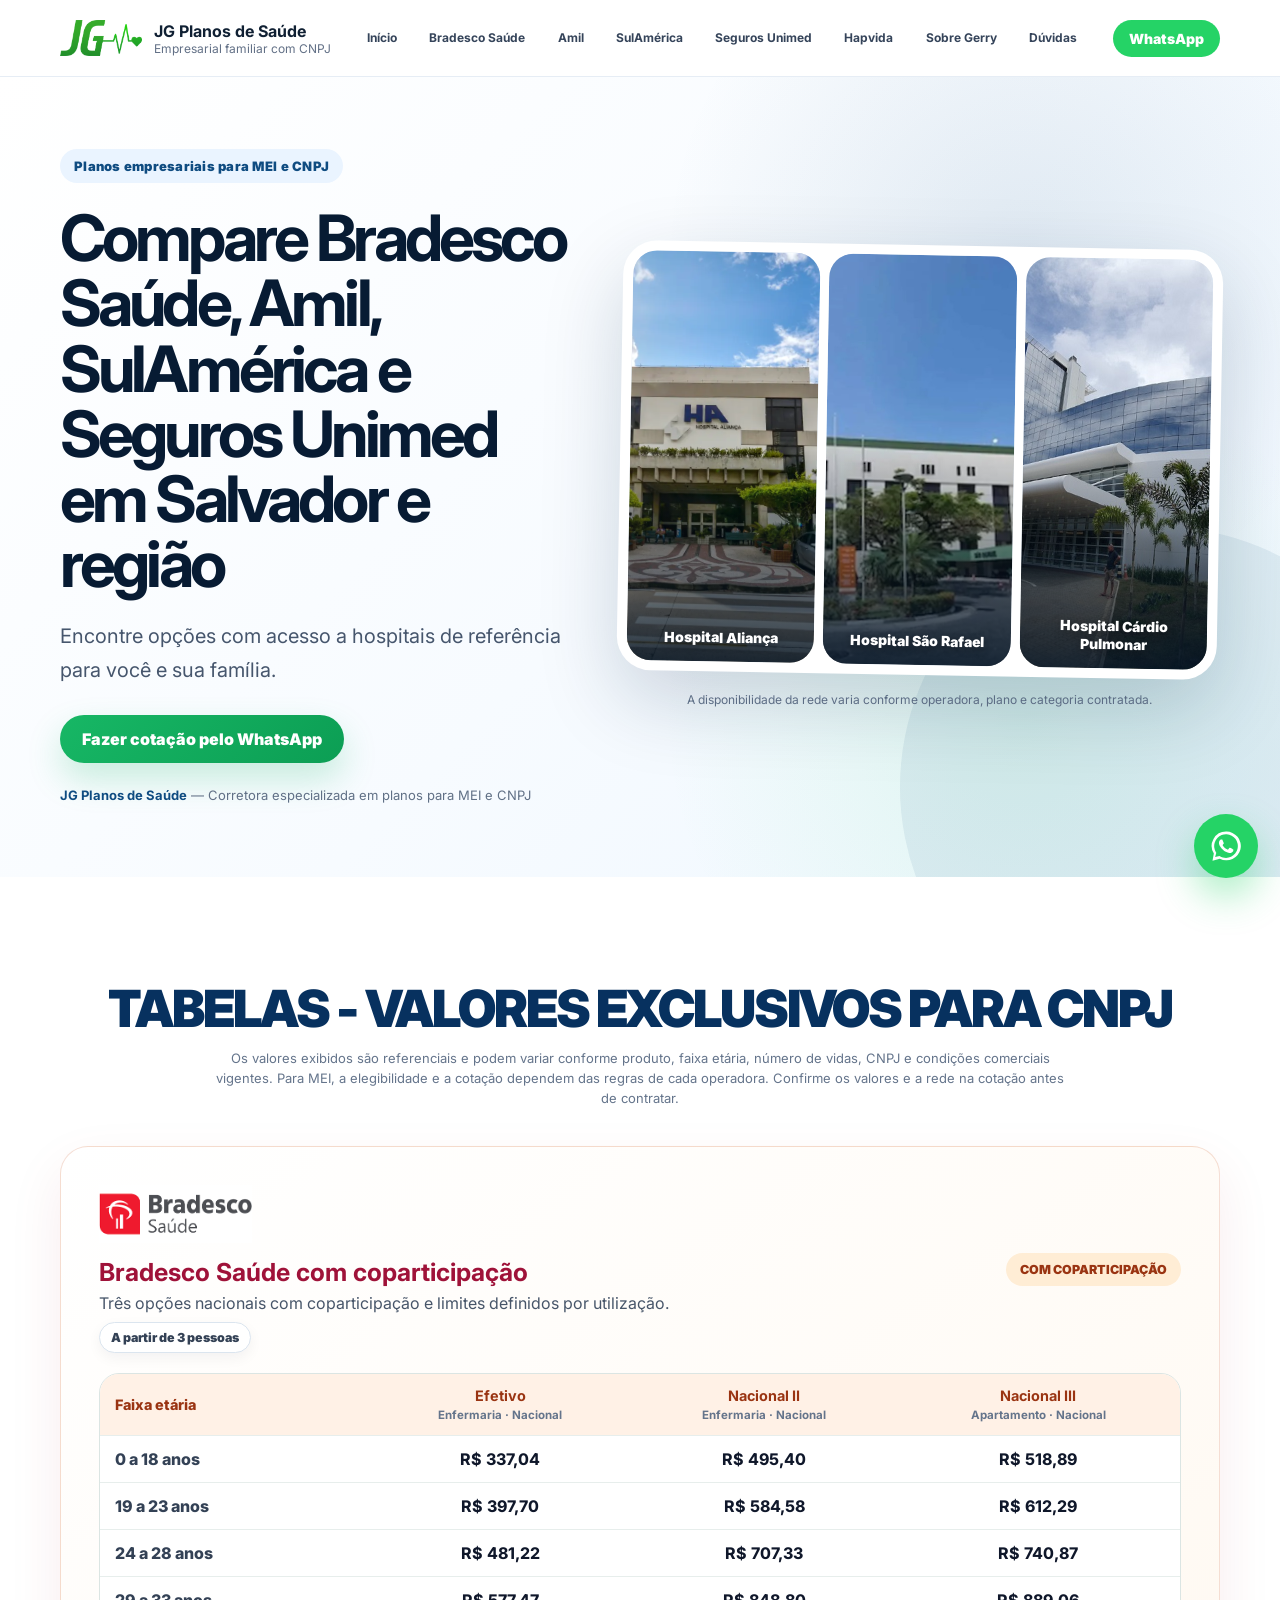
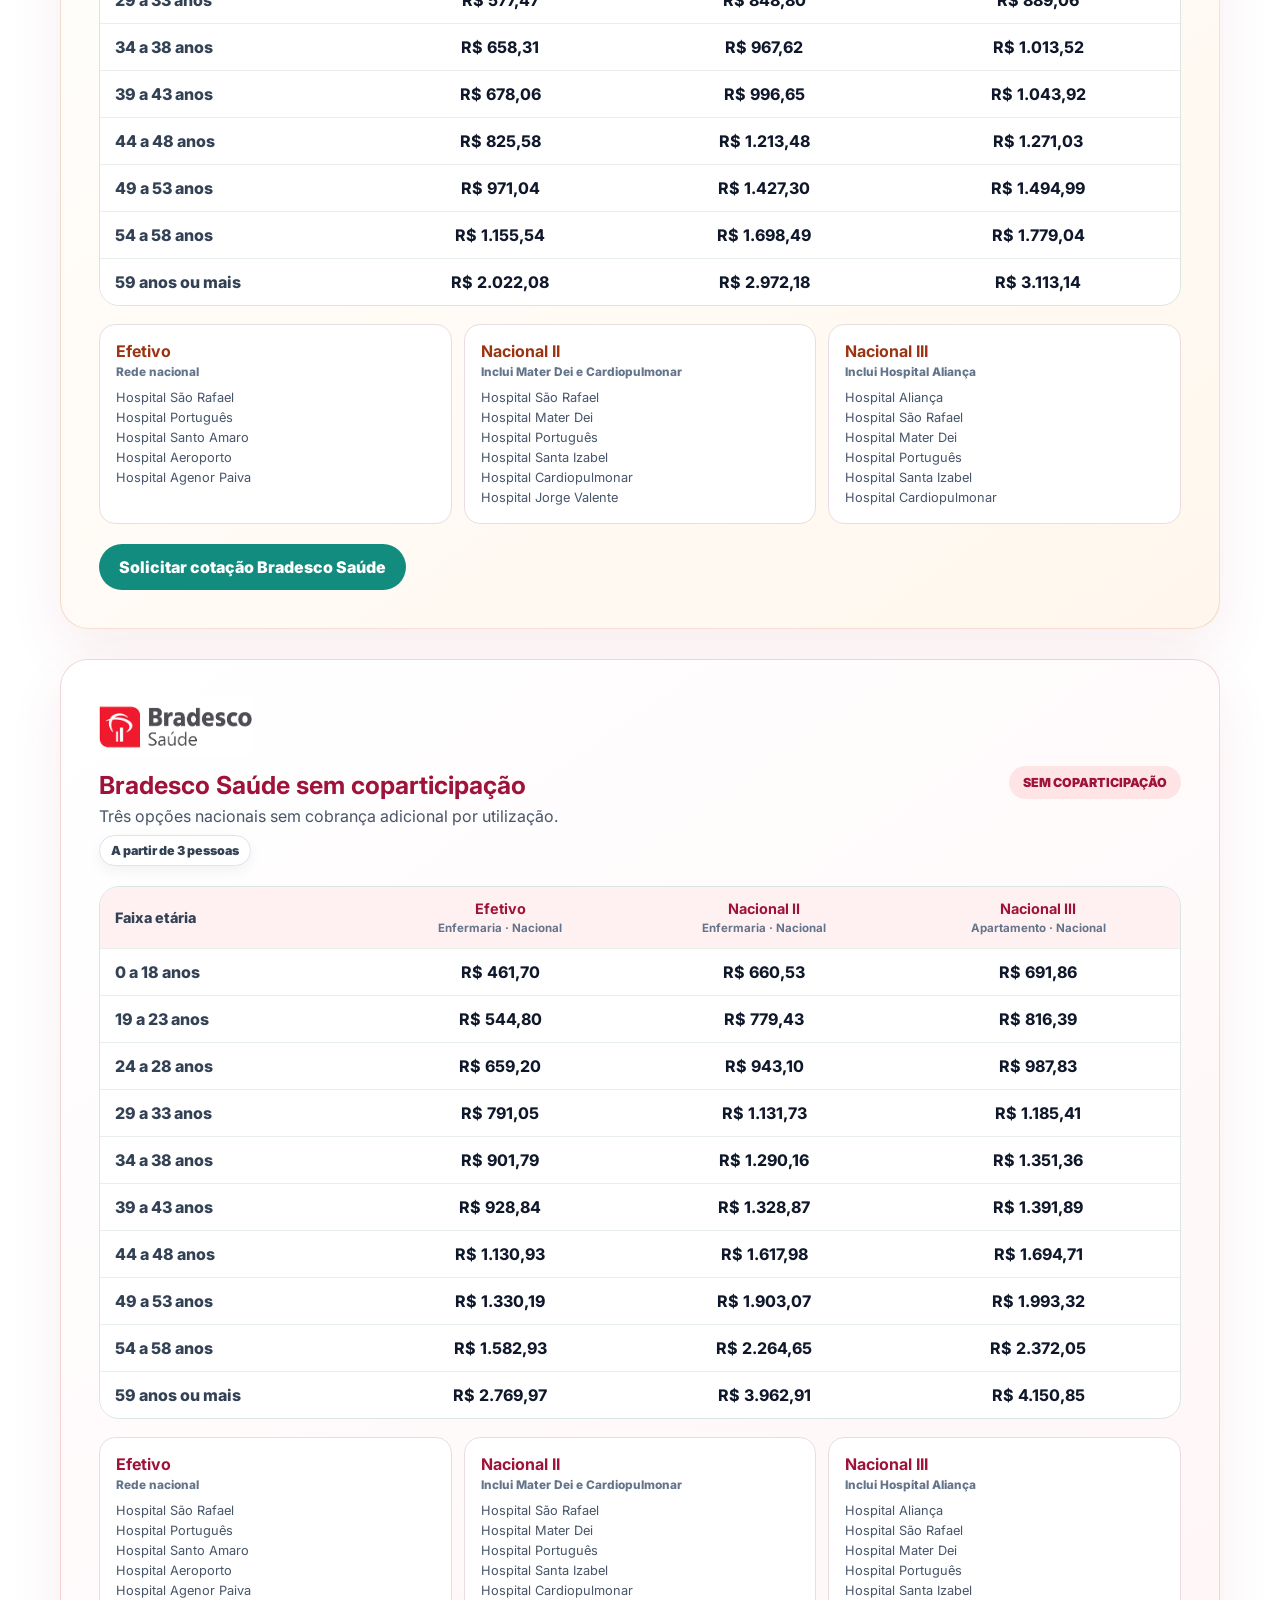
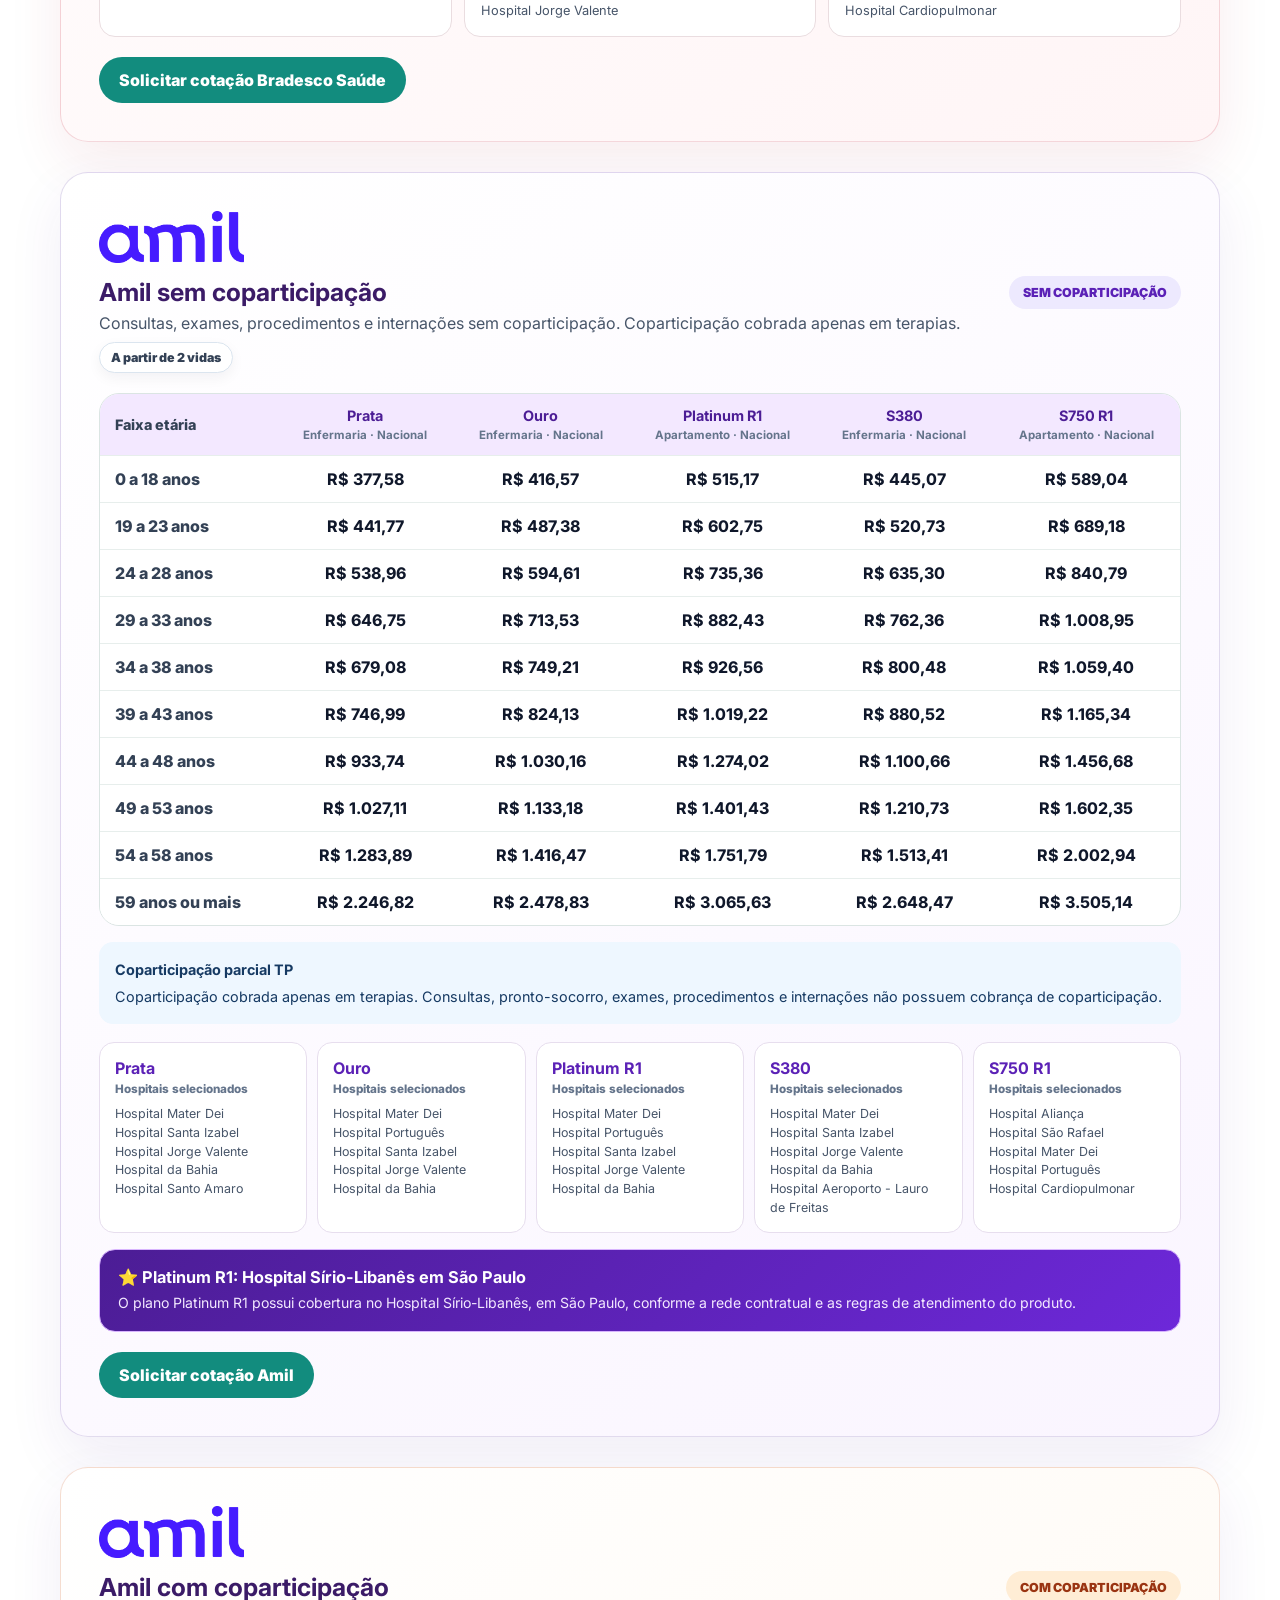
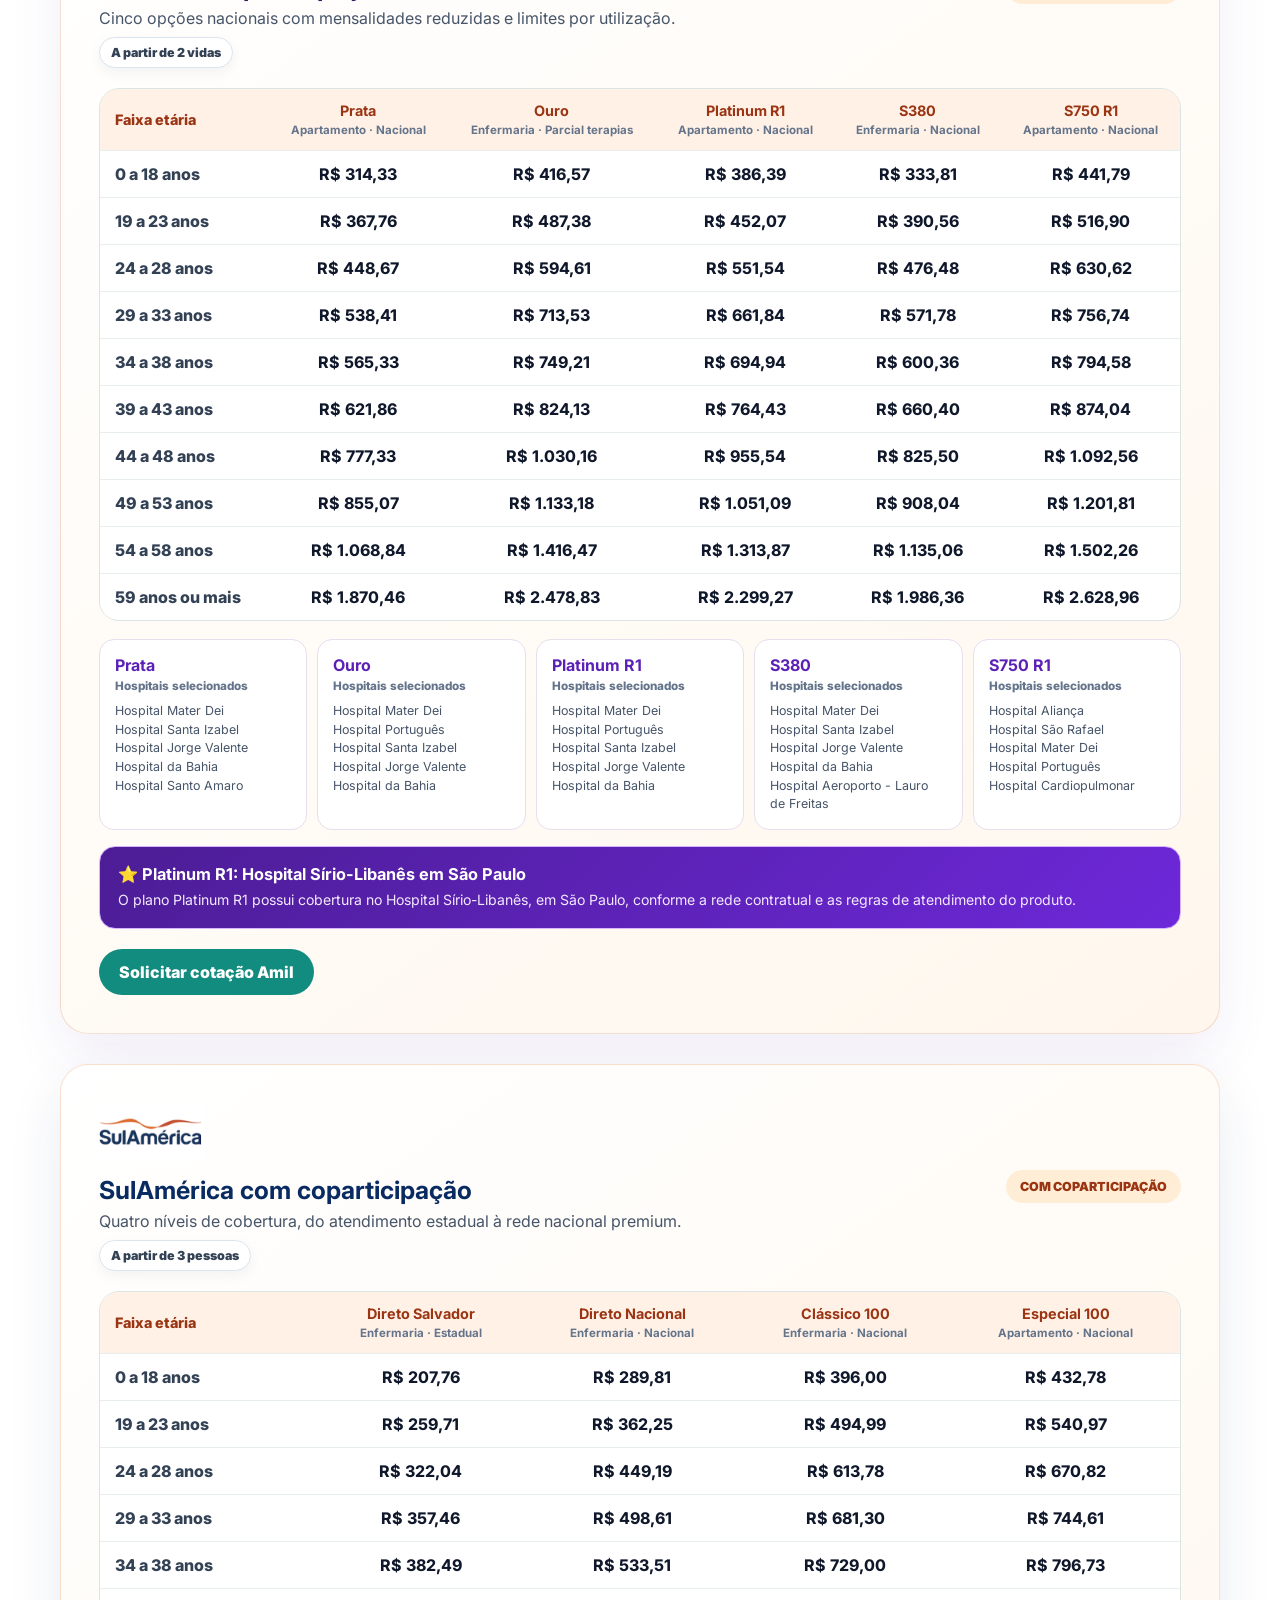
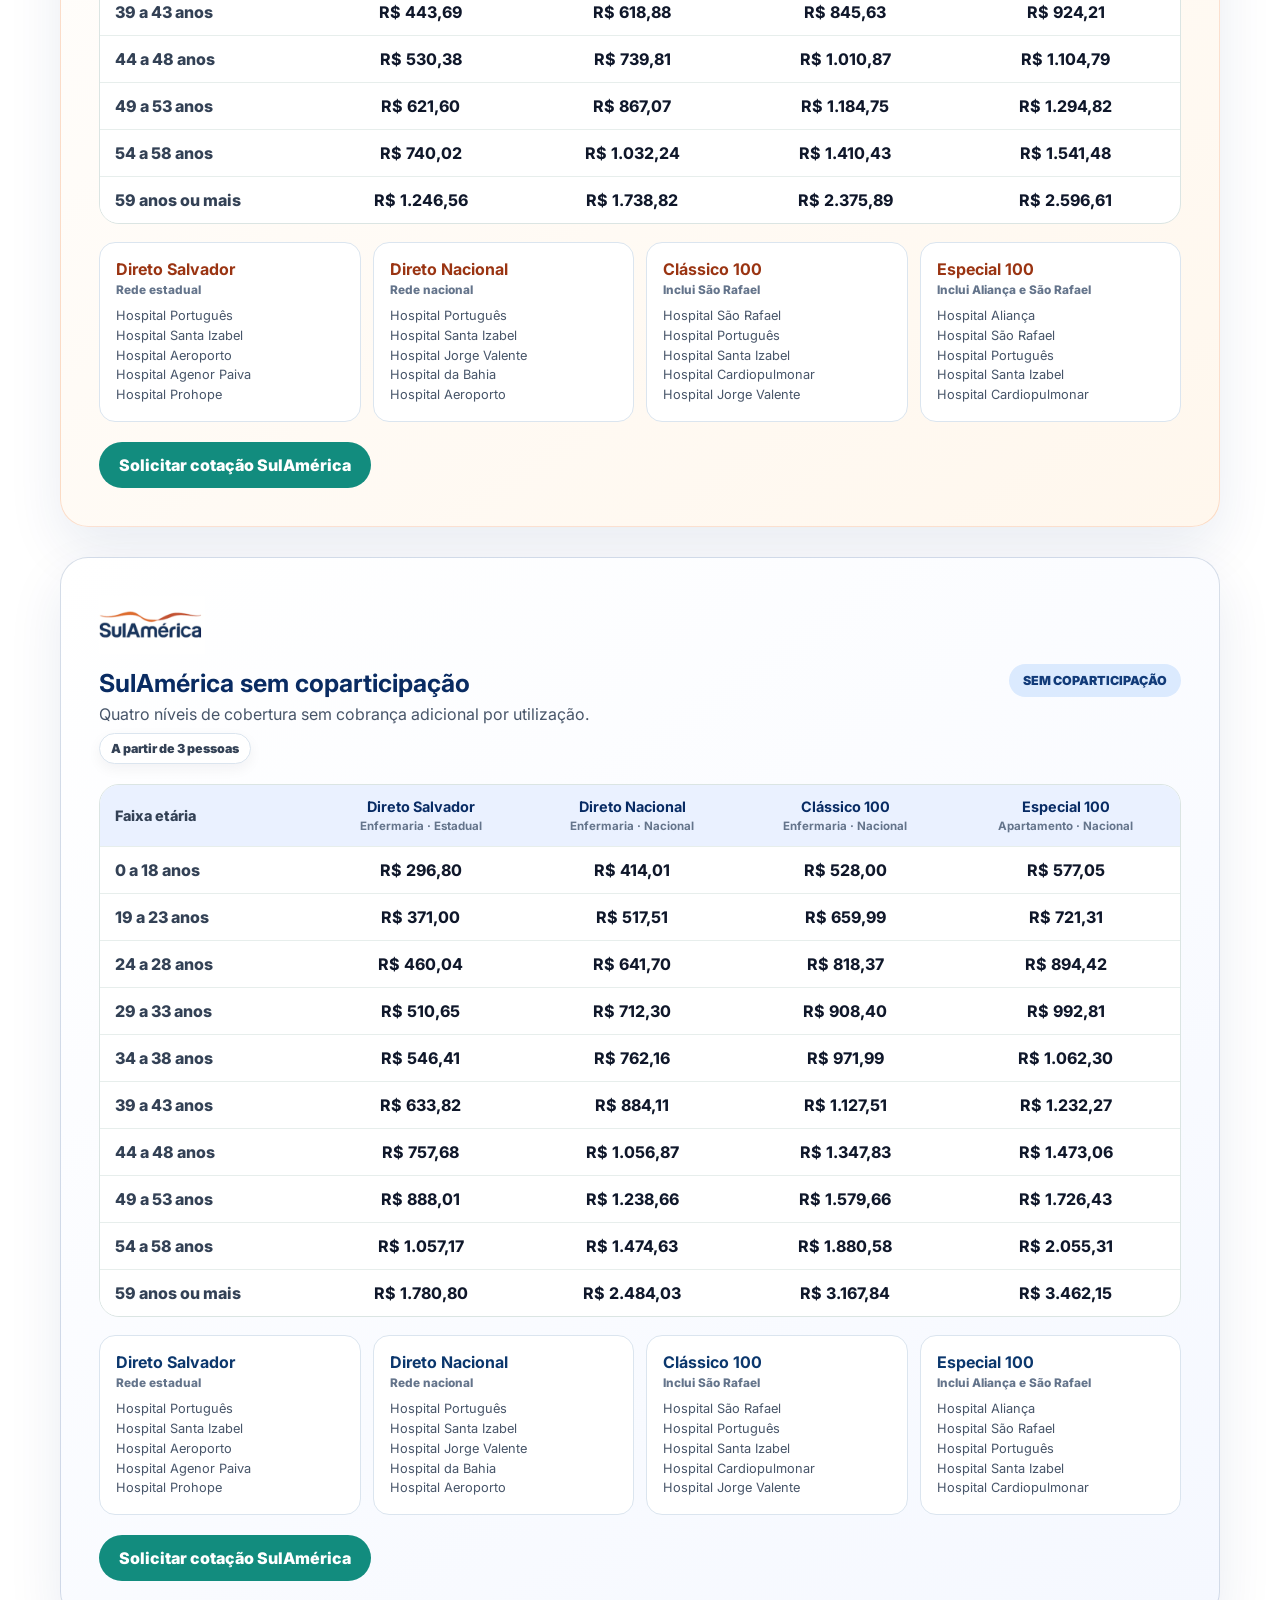
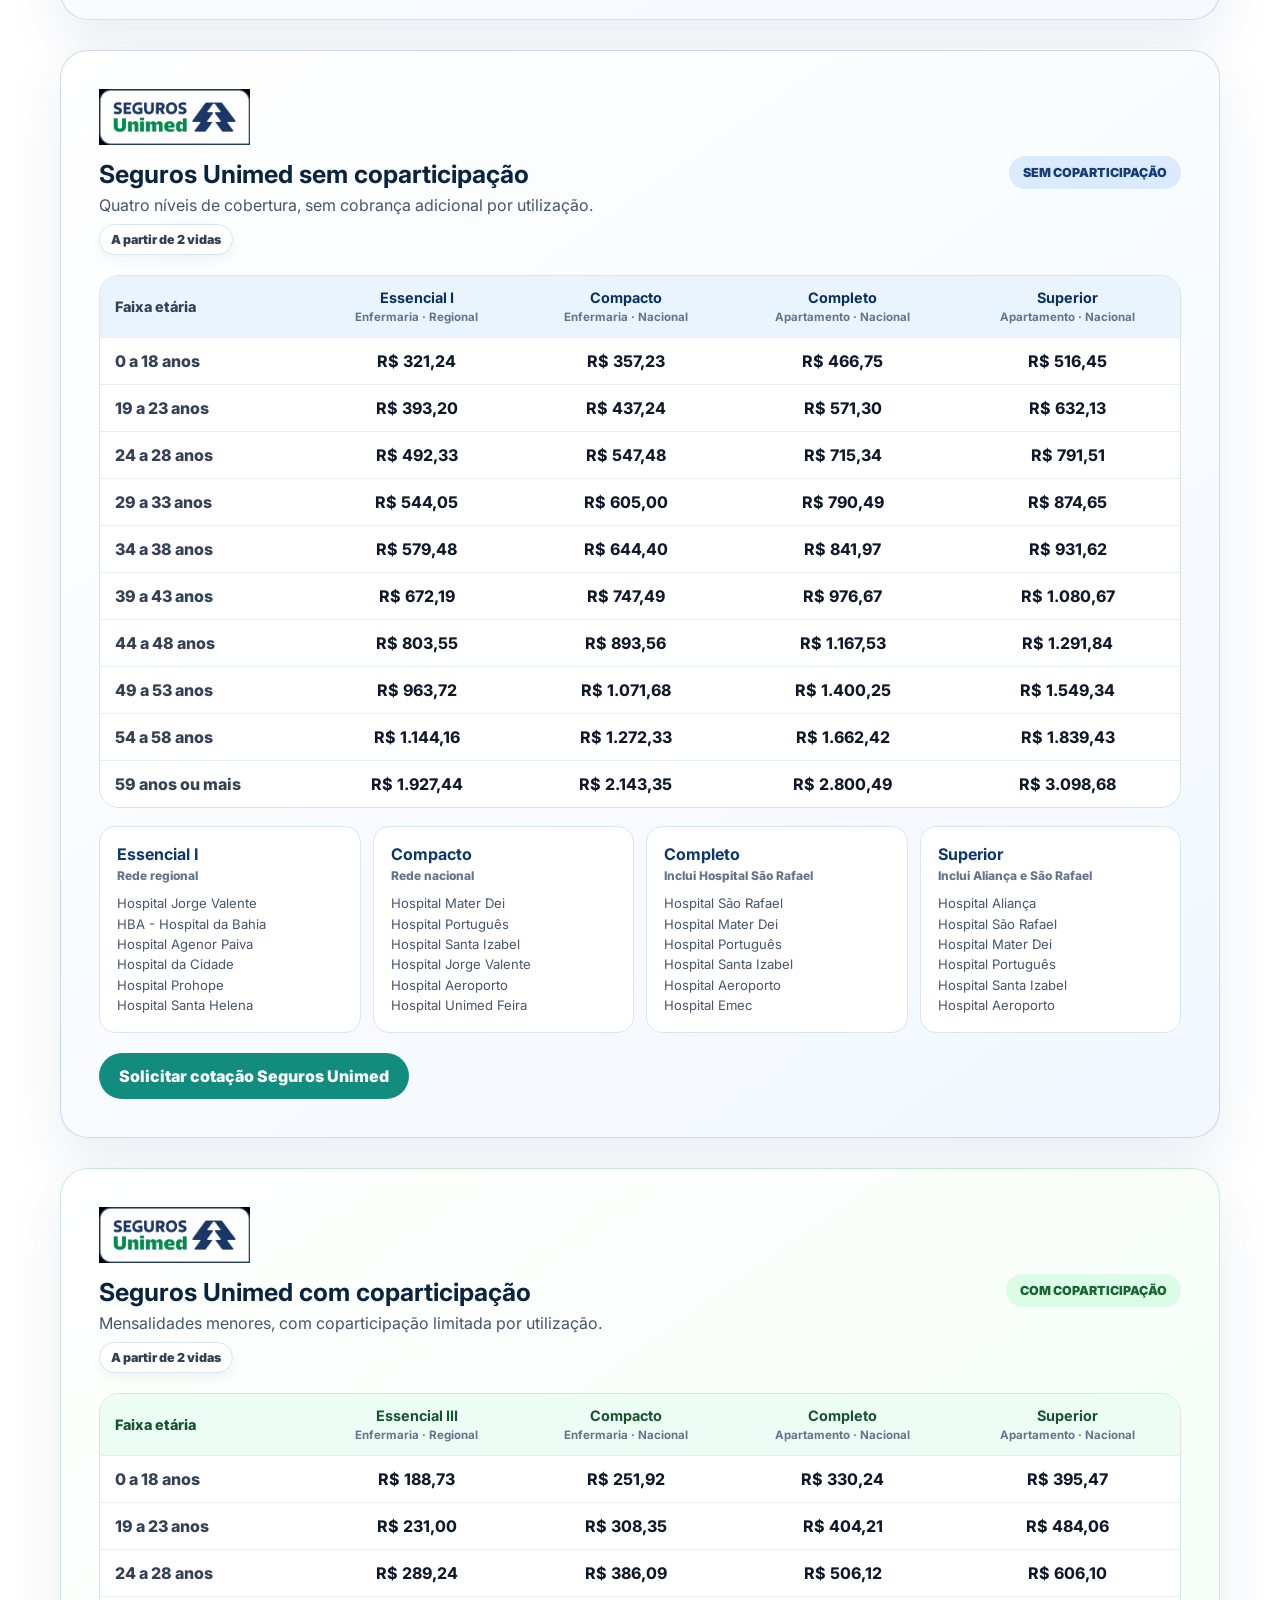
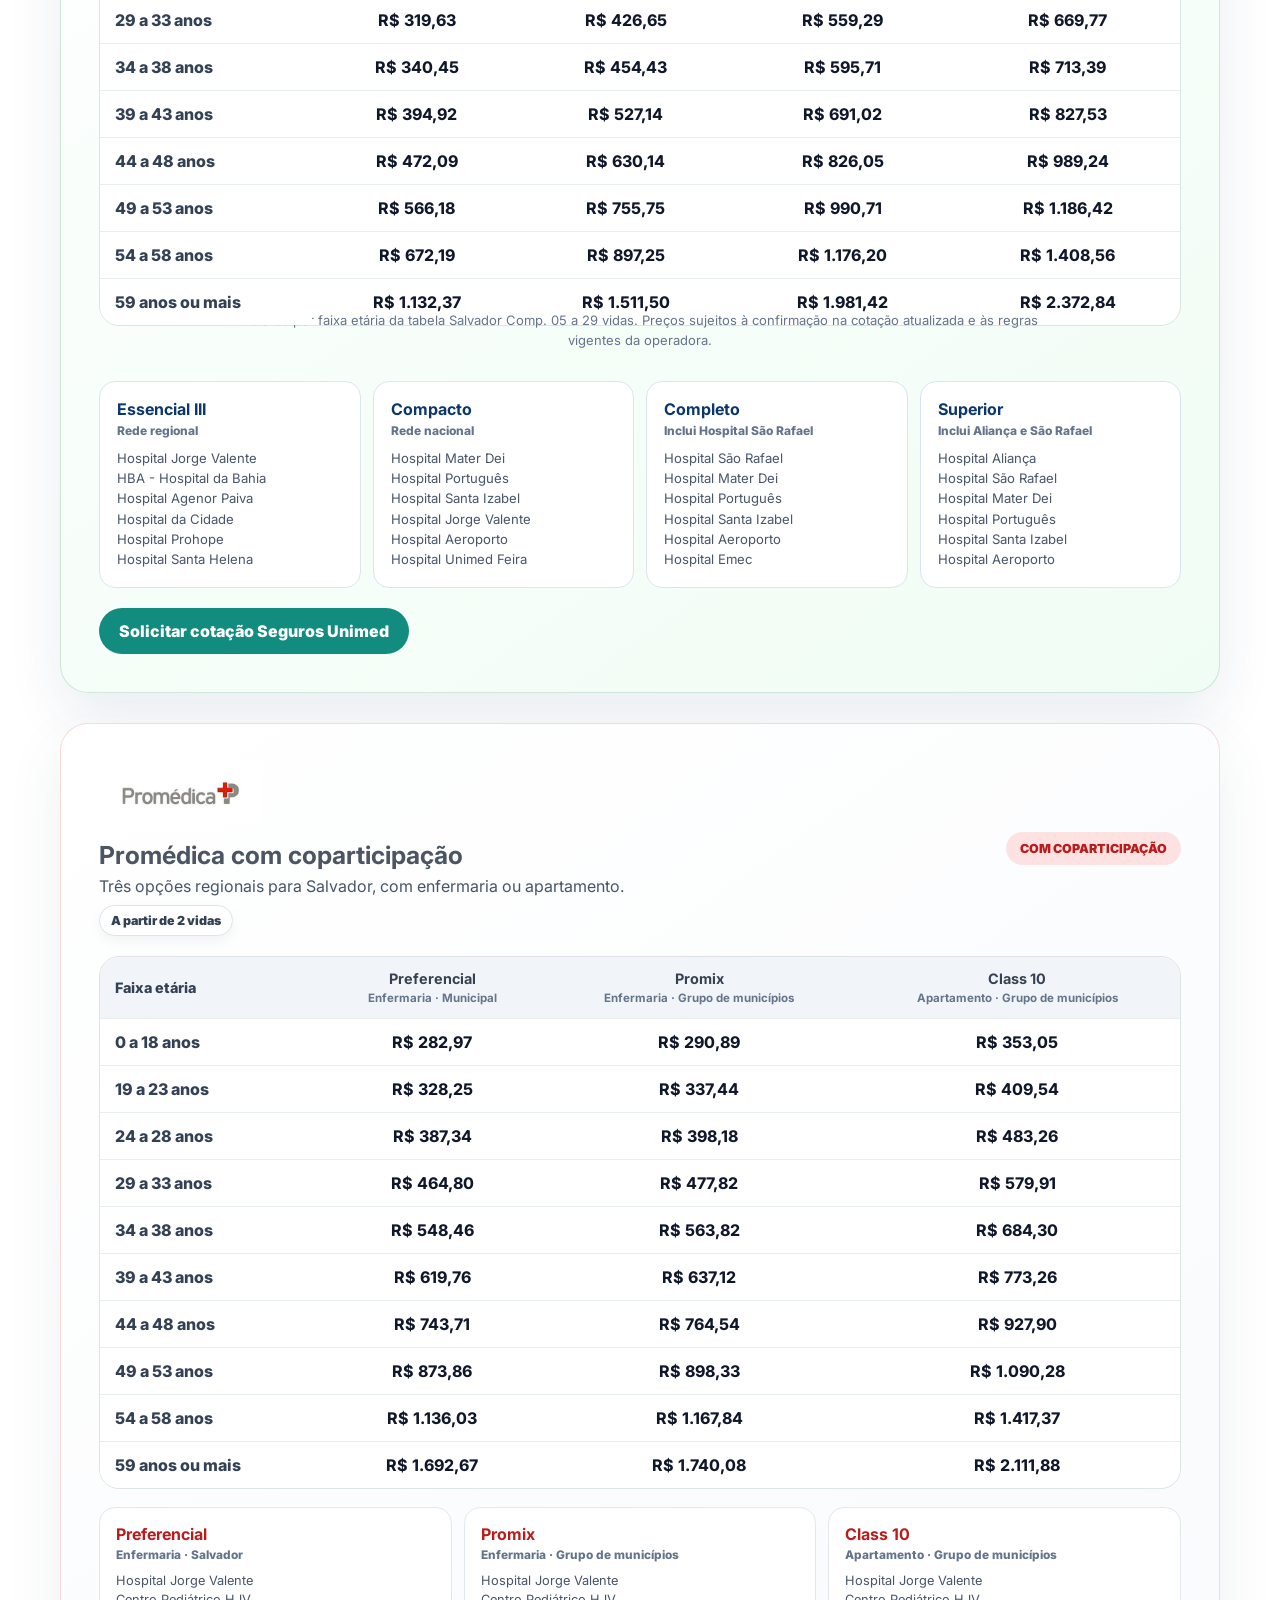
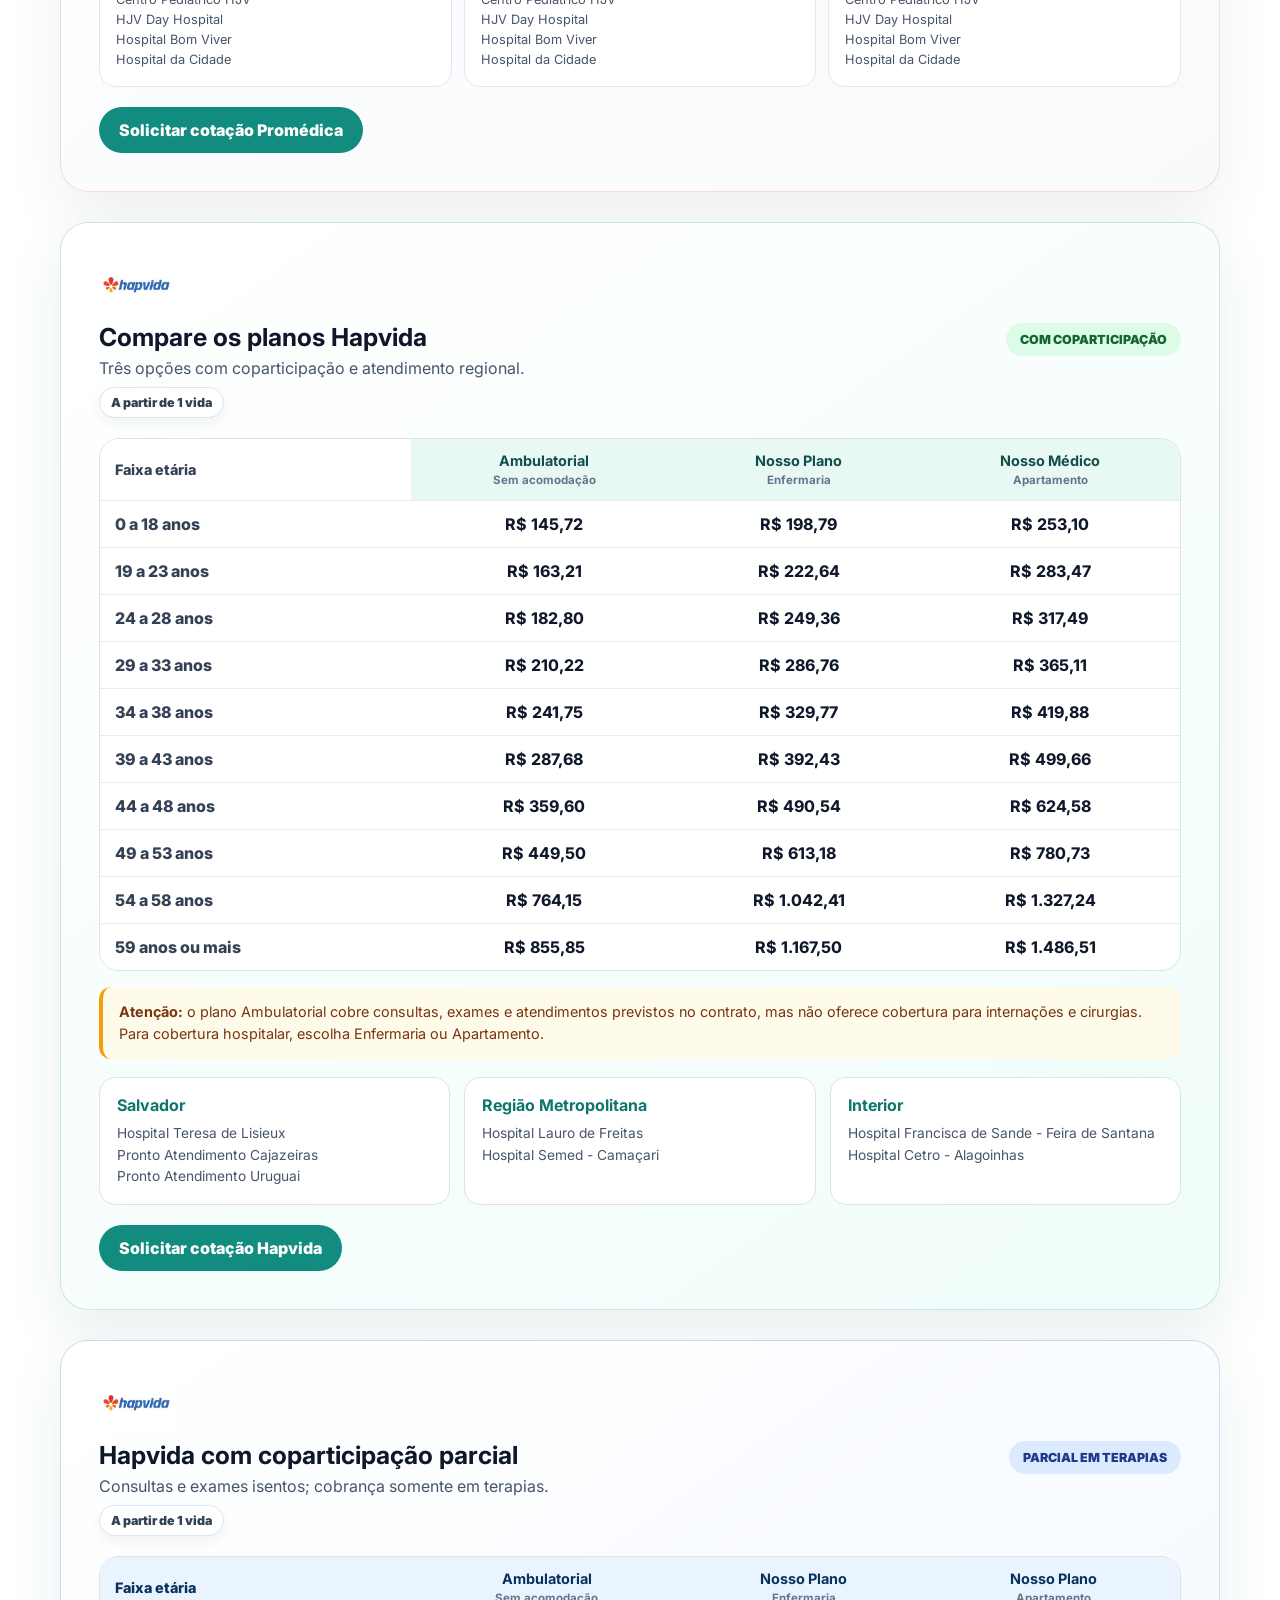
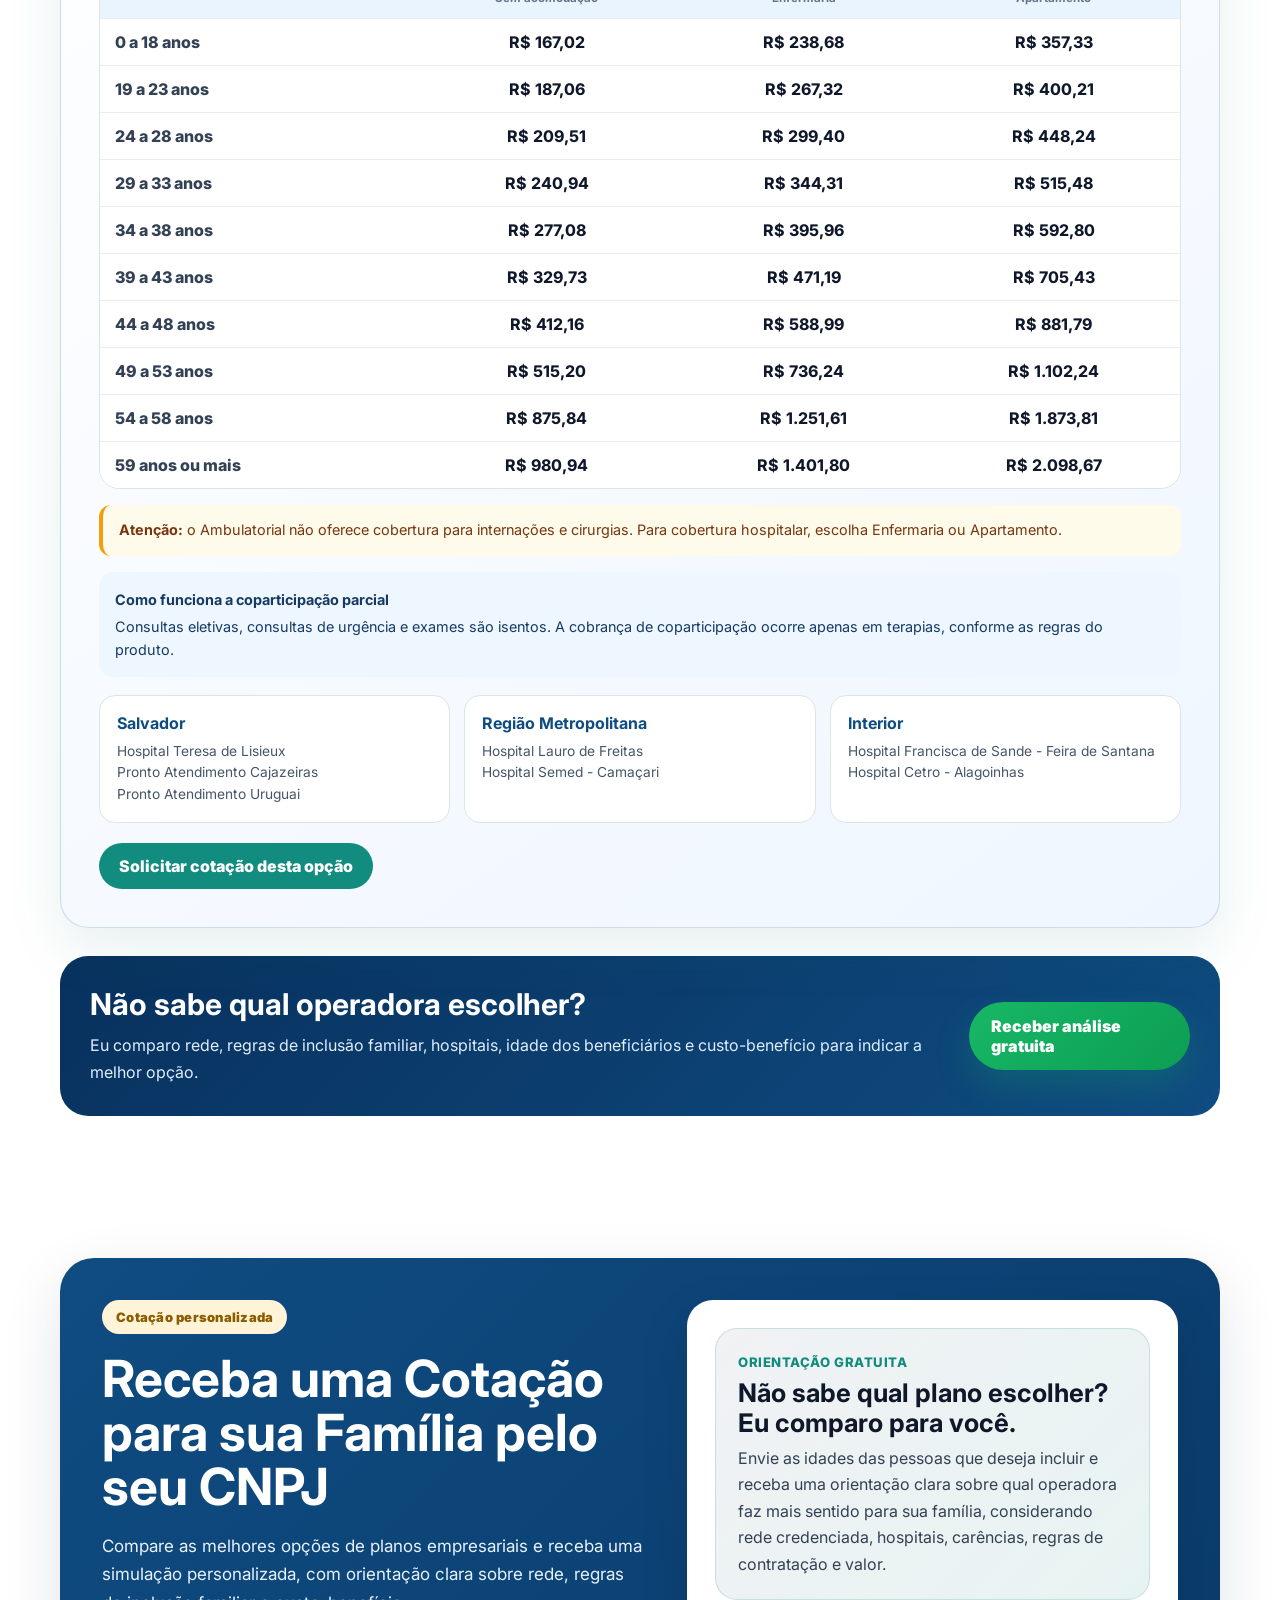
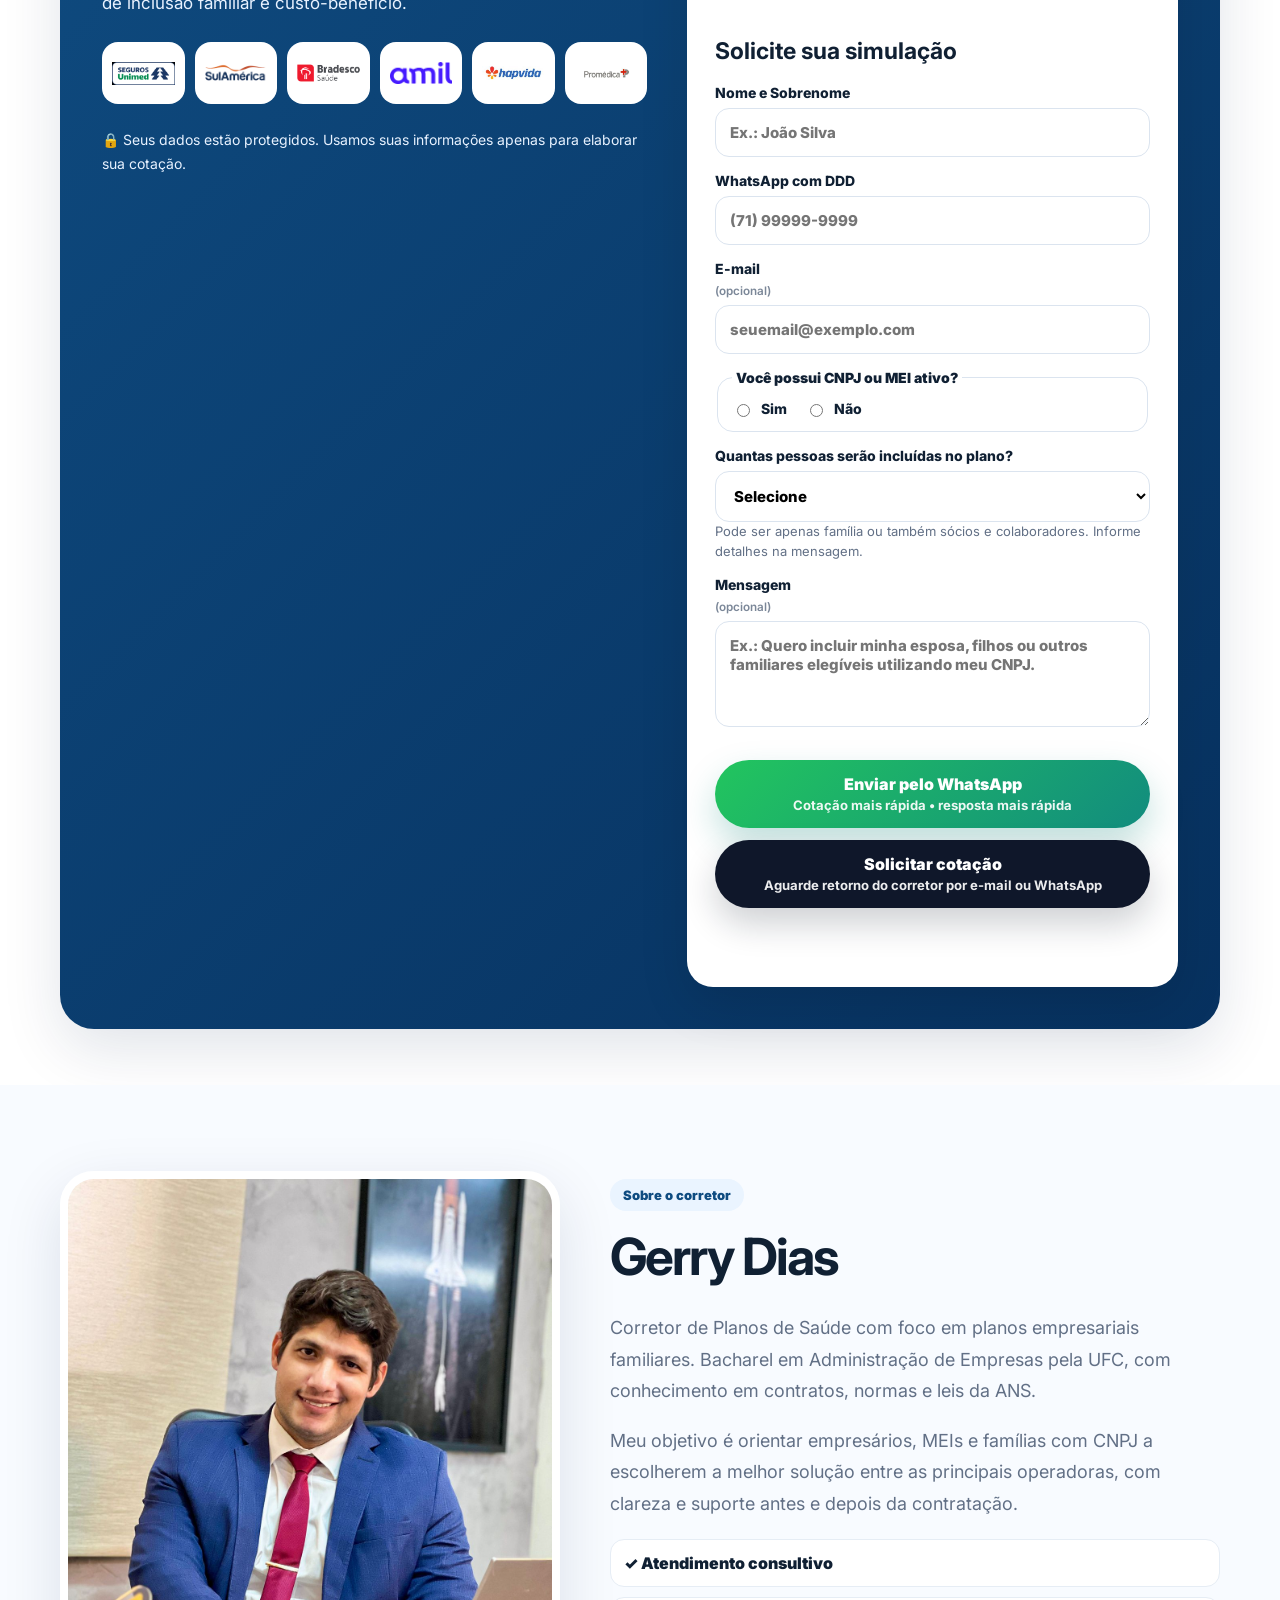
<file: index.html>
<!DOCTYPE html>

<html lang="pt-BR">
<head>
<!-- Google Tag Manager -->
<script>(function(w,d,s,l,i){w[l]=w[l]||[];w[l].push({'gtm.start':
  new Date().getTime(),event:'gtm.js'});var f=d.getElementsByTagName(s)[0],
  j=d.createElement(s),dl=l!='dataLayer'?'&l='+l:'';j.async=true;j.src=
  'https://www.googletagmanager.com/gtm.js?id='+i+dl;f.parentNode.insertBefore(j,f);
  })(window,document,'script','dataLayer','GTM-NKNN2KNC');</script>
<!-- End Google Tag Manager -->
<meta charset="utf-8"/>
<meta content="width=device-width, initial-scale=1.0" name="viewport"/>
<title>Bradesco Saúde, Amil e SulAmérica em Salvador | MEI e CNPJ</title>
<meta name="description" content="Compare planos empresariais Bradesco Saúde, Amil, SulAmérica e Seguros Unimed para MEI e CNPJ em Salvador, Lauro de Freitas, Camaçari e Região Metropolitana.">
<link rel="canonical" href="https://jgplanosdesaude.com.br/">
<meta property="og:locale" content="pt_BR">
<meta property="og:type" content="website">
<meta property="og:site_name" content="JG Planos de Saúde">
<meta property="og:title" content="Bradesco Saúde, Amil e SulAmérica em Salvador | MEI e CNPJ">
<meta property="og:description" content="Compare planos empresariais Bradesco Saúde, Amil, SulAmérica e Seguros Unimed para MEI e CNPJ em Salvador, Lauro de Freitas, Camaçari e Região Metropolitana.">
<meta property="og:url" content="https://jgplanosdesaude.com.br/">
<meta property="og:image" content="https://jgplanosdesaude.com.br/imagens/logo-jg-header.png">
<meta name="twitter:card" content="summary_large_image">
<link href="https://fonts.googleapis.com" rel="preconnect"/>
<link crossorigin="" href="https://fonts.gstatic.com" rel="preconnect"/>
<link href="https://fonts.googleapis.com/css2?family=Inter:wght@400;500;600;700;800;900&amp;display=swap" rel="stylesheet"/>
<link href="style.css?v=20261125-menu-fix" rel="stylesheet">
<link href="hero-hospitais.css" rel="stylesheet">
<style>
    .form-callout {
      margin-bottom: 22px;
      padding: 22px;
      border-radius: 22px;
      background: linear-gradient(135deg, rgba(9, 30, 66, 0.06), rgba(18, 140, 126, 0.10));
      border: 1px solid rgba(18, 140, 126, 0.18);
    }

    .form-callout .eyebrow {
      display: inline-block;
      margin-bottom: 8px;
      color: #128c7e;
      font-size: 0.82rem;
      font-weight: 800;
      letter-spacing: 0.04em;
      text-transform: uppercase;
    }

    .form-callout h3 {
      margin: 0 0 8px;
      font-size: clamp(1.25rem, 2vw, 1.6rem);
      line-height: 1.15;
      color: #0f172a;
    }

    .form-callout p {
      margin: 0;
      color: #334155;
      line-height: 1.65;
    }

    .testimonial {
      position: relative;
      display: flex;
      flex-direction: column;
      gap: 18px;
      min-height: 100%;
      padding: 32px;
      border: 1px solid rgba(15, 23, 42, 0.08);
      border-radius: 26px;
      background: #ffffff;
      box-shadow: 0 18px 45px rgba(15, 23, 42, 0.08);
      overflow: hidden;
    }

    .testimonial::before {
      content: "“";
      position: absolute;
      top: 4px;
      right: 24px;
      color: rgba(18, 140, 126, 0.14);
      font-size: 6rem;
      font-weight: 900;
      line-height: 1;
      font-family: Georgia, serif;
    }

    .testimonial .quote-text {
      position: relative;
      z-index: 1;
      margin: 0;
      color: #334155;
      line-height: 1.75;
      font-size: 1rem;
    }

    .testimonial-author {
      position: relative;
      z-index: 1;
      padding-top: 16px;
      border-top: 1px solid rgba(15, 23, 42, 0.08);
    }

    .testimonial-author strong {
      display: block;
      margin-bottom: 4px;
      color: #0f172a;
      font-size: 1.03rem;
    }

    .testimonial-author span,
    .testimonial-author small {
      display: block;
      color: #64748b;
      line-height: 1.45;
    }

    .testimonial-author small {
      margin-top: 6px;
      color: #128c7e;
      font-weight: 800;
    }


    .final-cta {
      background: linear-gradient(135deg, rgba(9, 30, 66, 0.04), rgba(18, 140, 126, 0.10));
    }

    .final-cta-card {
      padding: clamp(28px, 5vw, 54px);
      border-radius: 30px;
      background: #ffffff;
      border: 1px solid rgba(15, 23, 42, 0.08);
      box-shadow: 0 24px 70px rgba(15, 23, 42, 0.10);
      text-align: center;
    }

    .final-cta-card h2 {
      margin: 10px auto 12px;
      max-width: 760px;
      color: #0f172a;
      font-size: clamp(1.7rem, 3vw, 2.35rem);
      line-height: 1.12;
    }

    .final-cta-card p {
      max-width: 760px;
      margin: 0 auto 26px;
      color: #475569;
      line-height: 1.7;
    }

    .final-cta-actions {
      display: grid;
      grid-template-columns: repeat(2, minmax(0, 1fr));
      gap: 16px;
      max-width: 820px;
      margin: 0 auto;
    }

    .final-cta-button {
      display: flex;
      flex-direction: column;
      align-items: center;
      justify-content: center;
      min-height: 92px;
      padding: 18px 22px;
      border-radius: 22px;
      text-decoration: none;
      transition: transform 0.2s ease, box-shadow 0.2s ease;
    }

    .final-cta-button:hover {
      transform: translateY(-2px);
    }

    .final-cta-button strong {
      display: block;
      font-size: 1.06rem;
      line-height: 1.2;
    }

    .final-cta-button span {
      display: block;
      margin-top: 6px;
      font-size: 0.9rem;
      line-height: 1.35;
      opacity: 0.92;
    }

    .final-cta-whatsapp {
      background: #128c7e;
      color: #ffffff;
      box-shadow: 0 18px 38px rgba(18, 140, 126, 0.24);
    }

    .final-cta-form {
      background: #0f172a;
      color: #ffffff;
      box-shadow: 0 18px 38px rgba(15, 23, 42, 0.20);
    }

    .form-choice-actions {
      display: grid;
      grid-template-columns: 1fr;
      gap: 12px;
      margin-top: 18px;
    }

    .form-choice-button {
      width: 100%;
      min-height: 68px;
      border: 0;
      border-radius: 999px;
      padding: 14px 18px;
      display: flex;
      flex-direction: column;
      align-items: center;
      justify-content: center;
      gap: 3px;
      font-family: inherit;
      cursor: pointer;
      text-decoration: none;
      transition: transform 0.2s ease, box-shadow 0.2s ease, filter 0.2s ease;
    }

    .form-choice-button:hover {
      transform: translateY(-1px);
      filter: brightness(1.02);
    }

    .form-choice-button strong {
      font-size: 1rem;
      line-height: 1.15;
      font-weight: 900;
    }

    .form-choice-button span {
      font-size: 0.82rem;
      line-height: 1.25;
      font-weight: 700;
      opacity: 0.92;
    }

    .whatsapp-choice {
      background: linear-gradient(135deg, #22c55e, #128c7e);
      color: #ffffff;
      box-shadow: 0 16px 34px rgba(18, 140, 126, 0.26);
    }

    .email-choice {
      background: #0f172a;
      color: #ffffff;
      box-shadow: 0 16px 34px rgba(15, 23, 42, 0.20);
    }

    .footer a {
      color: inherit;
      text-decoration: none;
      font-weight: 700;
    }

    .footer a:hover {
      text-decoration: underline;
    }



    .form-status {
      min-height: 24px;
      margin: 12px 4px 0;
      color: #334155;
      font-size: 0.9rem;
      line-height: 1.45;
      text-align: center;
    }

    .form-status.error {
      color: #b91c1c;
      font-weight: 700;
    }

    .form-choice-button:disabled {
      cursor: wait;
      opacity: 0.72;
      transform: none;
      filter: none;
    }

    .hapvida-comparison{grid-column:1/-1;margin-top:8px;padding:clamp(22px,4vw,38px);border:1px solid rgba(15,118,110,.18);border-radius:28px;background:linear-gradient(145deg,#fff,#f0fdfa);box-shadow:0 22px 55px rgba(15,118,110,.10);text-align:left}
    .hapvida-title{display:flex;align-items:center;justify-content:space-between;gap:20px;margin-bottom:20px}.hapvida-title img{max-width:145px;max-height:48px;object-fit:contain}.hapvida-title h3{margin:9px 0 6px;color:#0f172a;font-size:1.55rem}.hapvida-title p{margin:0;color:#475569}.hapvida-badge{padding:9px 14px;border-radius:999px;background:#dcfce7;color:#166534;font-size:.78rem;font-weight:900;white-space:nowrap}
    .hapvida-table-wrap{overflow-x:auto;border:1px solid #dbe5e3;border-radius:20px;background:#fff;-webkit-overflow-scrolling:touch}.hapvida-table{width:100%;min-width:700px;border-collapse:collapse;text-align:center}.hapvida-table th,.hapvida-table td{padding:13px 15px;border-bottom:1px solid #e7eeec}.hapvida-table th{background:#e8f8f3;color:#134e4a;font-size:.9rem}.hapvida-table th:first-child,.hapvida-table td:first-child{text-align:left;font-weight:800;color:#334155}.hapvida-table td:not(:first-child){color:#0f172a;font-weight:750}.hapvida-table tr:last-child td{border-bottom:0}.plan-subtitle{display:block;margin-top:4px;color:#64748b;font-size:.72rem;font-weight:700}
    .coverage-alert{margin:16px 0 0;padding:14px 16px;border-left:4px solid #f59e0b;border-radius:12px;background:#fffbeb;color:#78350f;font-size:.9rem;line-height:1.55}.hapvida-hospitals{display:grid;grid-template-columns:repeat(3,1fr);gap:14px;margin-top:18px}.hospital-city{padding:17px;border:1px solid #dbe5e3;border-radius:16px;background:#fff}.hospital-city strong{display:block;margin-bottom:8px;color:#0f766e}.hospital-city span{display:block;color:#475569;font-size:.86rem;line-height:1.55}.hapvida-notes{margin:16px 0 0;color:#64748b;font-size:.78rem;line-height:1.55}.hapvida-cta{display:inline-flex;margin-top:20px;padding:13px 20px;border-radius:999px;background:#128c7e;color:#fff!important;font-weight:850;text-decoration:none}
    .hapvida-comparison.partial{background:linear-gradient(145deg,#fff,#eff6ff);border-color:rgba(15,76,129,.18)}.hapvida-comparison.partial .hapvida-badge{background:#dbeafe;color:#1e3a8a}.hapvida-comparison.partial .hapvida-table th{background:#eaf4ff;color:#07315f}.hapvida-comparison.partial .hospital-city strong{color:#0f4c81}.therapy-note{margin:16px 0 0;padding:16px;border-radius:14px;background:#eef7ff;color:#163a63;font-size:.9rem;line-height:1.6}.therapy-note strong{display:block;margin-bottom:4px}
    .unimed-comparison{grid-column:1/-1;margin-top:8px;padding:clamp(22px,4vw,38px);border:1px solid rgba(11,55,109,.17);border-radius:28px;background:linear-gradient(145deg,#fff,#f2f7ff);box-shadow:0 22px 55px rgba(11,55,109,.09);text-align:left}.unimed-title{display:flex;align-items:center;justify-content:space-between;gap:20px;margin-bottom:20px}.unimed-title img{max-width:175px;max-height:56px;object-fit:contain}.unimed-title h3{margin:10px 0 6px;color:#092440;font-size:1.55rem}.unimed-title p{margin:0;color:#475569}.unimed-badge{padding:9px 14px;border-radius:999px;background:#dbeafe;color:#153e75;font-size:.78rem;font-weight:900;white-space:nowrap}.unimed-comparison.with-copay{background:linear-gradient(145deg,#fff,#f0fdf4);border-color:rgba(21,128,61,.18)}.unimed-comparison.with-copay .unimed-badge{background:#dcfce7;color:#166534}.unimed-table{min-width:880px}.unimed-table th{background:#eaf4ff;color:#07315f}.unimed-comparison.with-copay .unimed-table th{background:#ecfdf5;color:#14532d}.unimed-network{display:grid;grid-template-columns:repeat(4,1fr);gap:12px;margin-top:18px}.unimed-plan-network{padding:17px;border:1px solid #dbe5ef;border-radius:16px;background:#fff}.unimed-plan-network strong{display:block;margin-bottom:4px;color:#0b376d}.unimed-plan-network em{display:block;margin-bottom:10px;color:#64748b;font-size:.75rem;font-style:normal;font-weight:800}.unimed-plan-network span{display:block;color:#475569;font-size:.82rem;line-height:1.55}.copay-grid{display:grid;grid-template-columns:repeat(4,1fr);gap:12px;margin-top:18px}.copay-plan{padding:16px;border-radius:16px;background:#fff;border:1px solid #dbe5e3}.copay-plan strong{display:block;margin-bottom:8px;color:#166534}.copay-plan span{display:block;color:#475569;font-size:.8rem;line-height:1.55}.unimed-note{margin:16px 0 0;padding:15px 16px;border-radius:14px;background:#fff;color:#475569;border:1px solid #dbe5ef;font-size:.86rem;line-height:1.6}
    .amil-comparison{grid-column:1/-1;margin-top:8px;padding:clamp(22px,4vw,38px);border:1px solid rgba(77,37,147,.16);border-radius:28px;background:linear-gradient(145deg,#fff,#faf5ff);box-shadow:0 22px 55px rgba(77,37,147,.08);text-align:left}.amil-comparison.with-copay{background:linear-gradient(145deg,#fff,#fff7ed);border-color:rgba(194,65,12,.17)}.amil-title{display:flex;align-items:center;justify-content:space-between;gap:20px;margin-bottom:20px}.amil-title img{max-width:145px;max-height:54px;object-fit:contain}.amil-title h3{margin:10px 0 6px;color:#3b1b67;font-size:1.55rem}.amil-title p{margin:0;color:#475569}.amil-badge{padding:9px 14px;border-radius:999px;background:#ede9fe;color:#5b21b6;font-size:.78rem;font-weight:900;white-space:nowrap}.amil-comparison.with-copay .amil-badge{background:#ffedd5;color:#9a3412}.amil-table{min-width:1020px}.amil-table th{background:#f3e8ff;color:#4c1d95}.amil-comparison.with-copay .amil-table th{background:#fff1e6;color:#9a3412}.amil-network,.amil-copay-grid{display:grid;grid-template-columns:repeat(5,1fr);gap:10px;margin-top:18px}.amil-plan{padding:15px;border:1px solid #e7deee;border-radius:15px;background:#fff}.amil-plan strong{display:block;margin-bottom:4px;color:#5b21b6}.amil-plan em{display:block;margin-bottom:9px;color:#64748b;font-size:.73rem;font-style:normal;font-weight:800}.amil-plan span{display:block;color:#475569;font-size:.78rem;line-height:1.5}.platinum-highlight{margin-top:16px;padding:17px 18px;border:1px solid #d8b4fe;border-radius:16px;background:linear-gradient(135deg,#4c1d95,#6d28d9);color:#fff}.platinum-highlight strong{display:block;margin-bottom:5px;font-size:1.02rem}.platinum-highlight span{font-size:.88rem;line-height:1.55;color:#f3e8ff}
    .sulamerica-comparison{grid-column:1/-1;margin-top:8px;padding:clamp(22px,4vw,38px);border:1px solid rgba(10,49,112,.16);border-radius:28px;background:linear-gradient(145deg,#fff,#f5f8ff);box-shadow:0 22px 55px rgba(10,49,112,.09);text-align:left}.sulamerica-comparison.with-copay{background:linear-gradient(145deg,#fff,#fff7ed);border-color:rgba(234,88,12,.18)}.sulamerica-title{display:flex;align-items:center;justify-content:space-between;gap:20px;margin-bottom:20px}.sulamerica-title img{max-width:165px;max-height:58px;object-fit:contain}.sulamerica-title h3{margin:10px 0 6px;color:#092b62;font-size:1.55rem}.sulamerica-title p{margin:0;color:#475569}.sulamerica-badge{padding:9px 14px;border-radius:999px;background:#dbeafe;color:#123b79;font-size:.78rem;font-weight:900;white-space:nowrap}.sulamerica-comparison.with-copay .sulamerica-badge{background:#ffedd5;color:#9a3412}.sulamerica-table{min-width:900px}.sulamerica-table th{background:#eaf1ff;color:#082b64}.sulamerica-comparison.with-copay .sulamerica-table th{background:#fff1e6;color:#9a3412}.sulamerica-network,.sulamerica-copay-grid{display:grid;grid-template-columns:repeat(4,1fr);gap:12px;margin-top:18px}.sulamerica-plan{padding:16px;border:1px solid #dbe5ef;border-radius:16px;background:#fff}.sulamerica-plan strong{display:block;margin-bottom:4px;color:#0b376d}.sulamerica-plan em{display:block;margin-bottom:9px;color:#64748b;font-size:.74rem;font-style:normal;font-weight:800}.sulamerica-plan span{display:block;color:#475569;font-size:.8rem;line-height:1.55}.sulamerica-comparison.with-copay .sulamerica-plan strong{color:#9a3412}.sulamerica-note{margin:16px 0 0;padding:15px 16px;border-radius:14px;background:#fff;color:#475569;border:1px solid #dbe5ef;font-size:.86rem;line-height:1.6}
    .bradesco-comparison{grid-column:1/-1;margin-top:8px;padding:clamp(22px,4vw,38px);border:1px solid rgba(190,24,48,.17);border-radius:28px;background:linear-gradient(145deg,#fff,#fff5f6);box-shadow:0 22px 55px rgba(160,20,45,.08);text-align:left}.bradesco-comparison.with-copay{background:linear-gradient(145deg,#fff,#fff7ed);border-color:rgba(194,65,12,.17)}.bradesco-title{display:flex;align-items:center;justify-content:space-between;gap:20px;margin-bottom:20px}.bradesco-title img{max-width:175px;max-height:58px;object-fit:contain}.bradesco-title h3{margin:10px 0 6px;color:#9f1239;font-size:1.55rem}.bradesco-title p{margin:0;color:#475569}.bradesco-badge{padding:9px 14px;border-radius:999px;background:#ffe4e6;color:#9f1239;font-size:.78rem;font-weight:900;white-space:nowrap}.bradesco-comparison.with-copay .bradesco-badge{background:#ffedd5;color:#9a3412}.bradesco-table{min-width:760px}.bradesco-table th{background:#fff0f2;color:#9f1239}.bradesco-comparison.with-copay .bradesco-table th{background:#fff1e6;color:#9a3412}.bradesco-network,.bradesco-copay-grid{display:grid;grid-template-columns:repeat(3,1fr);gap:12px;margin-top:18px}.bradesco-plan{padding:16px;border:1px solid #eadde0;border-radius:16px;background:#fff}.bradesco-plan strong{display:block;margin-bottom:4px;color:#9f1239}.bradesco-plan em{display:block;margin-bottom:9px;color:#64748b;font-size:.74rem;font-style:normal;font-weight:800}.bradesco-plan span{display:block;color:#475569;font-size:.8rem;line-height:1.55}.bradesco-comparison.with-copay .bradesco-plan strong{color:#9a3412}.bradesco-note{margin:16px 0 0;padding:15px 16px;border-radius:14px;background:#fff;color:#475569;border:1px solid #eadde0;font-size:.86rem;line-height:1.6}
    .logo-strip{grid-template-columns:repeat(6,1fr)}
    .promedica-comparison{grid-column:1/-1;margin-top:8px;padding:clamp(22px,4vw,38px);border:1px solid rgba(220,38,38,.16);border-radius:28px;background:linear-gradient(145deg,#fff,#f8fafc);box-shadow:0 22px 55px rgba(71,85,105,.09);text-align:left}.promedica-title{display:flex;align-items:center;justify-content:space-between;gap:20px;margin-bottom:20px}.promedica-title img{max-width:210px;max-height:64px;object-fit:contain}.promedica-title h3{margin:10px 0 6px;color:#4b5563;font-size:1.55rem}.promedica-title p{margin:0;color:#475569}.promedica-badge{padding:9px 14px;border-radius:999px;background:#fee2e2;color:#b91c1c;font-size:.78rem;font-weight:900;white-space:nowrap}.promedica-table{min-width:760px}.promedica-table th{background:#f1f5f9;color:#374151}.promedica-network,.promedica-copay-grid{display:grid;grid-template-columns:repeat(3,1fr);gap:12px;margin-top:18px}.promedica-plan{padding:16px;border:1px solid #e2e8f0;border-radius:16px;background:#fff}.promedica-plan strong{display:block;margin-bottom:4px;color:#b91c1c}.promedica-plan em{display:block;margin-bottom:9px;color:#64748b;font-size:.74rem;font-style:normal;font-weight:800}.promedica-plan span{display:block;color:#475569;font-size:.8rem;line-height:1.55}.promedica-note{margin:16px 0 0;padding:15px 16px;border-radius:14px;background:#fff;color:#475569;border:1px solid #e2e8f0;font-size:.86rem;line-height:1.6}
    .tables-heading{margin:0 0 30px;text-align:center;color:#07315f;font-size:clamp(38px,5vw,62px);font-weight:950;letter-spacing:.08em}
    .minimum-lives{display:inline-flex;margin-top:9px;padding:7px 11px;border-radius:999px;background:#fff;border:1px solid #dbe5ef;color:#334155;font-size:.78rem;font-weight:900;box-shadow:0 5px 14px rgba(15,23,42,.05)}
    .proof-row a{color:inherit;text-decoration:none}.operator-anchor{scroll-margin-top:96px}

    @media (max-width: 720px) {
      .final-cta-actions {
        grid-template-columns: 1fr;
      }
      .hapvida-title,.unimed-title,.amil-title,.sulamerica-title,.bradesco-title,.promedica-title{align-items:flex-start;flex-direction:column}.hapvida-hospitals,.unimed-network,.copay-grid,.amil-network,.amil-copay-grid,.sulamerica-network,.sulamerica-copay-grid,.bradesco-network,.bradesco-copay-grid,.promedica-network,.promedica-copay-grid{grid-template-columns:1fr}.hapvida-comparison,.unimed-comparison,.amil-comparison,.sulamerica-comparison,.bradesco-comparison,.promedica-comparison{padding:18px 14px;border-radius:22px}.logo-strip{grid-template-columns:repeat(2,1fr)}.hapvida-table-wrap:before{content:"Deslize para o lado para ver todos os planos →";display:block;padding:10px 14px;background:#f8fafc;color:#64748b;font-size:.75rem;font-weight:800}
    }

  </style>
<link href="responsive.css?v=20261125-menu-fix" rel="stylesheet">
</link></link></link>
<script type="application/ld+json">
{
 "@context":"https://schema.org",
 "@graph":[
  {"@type":"Organization","@id":"https://jgplanosdesaude.com.br/#organization","name":"JG Planos de Saúde","url":"https://jgplanosdesaude.com.br/","logo":"https://jgplanosdesaude.com.br/imagens/logo-jg-header.png","telephone":"+55-71-98118-1395","contactPoint":{"@type":"ContactPoint","telephone":"+55-71-98118-1395","contactType":"sales","availableLanguage":"Portuguese"}},
  {"@type":"Person","@id":"https://jgplanosdesaude.com.br/#gerry-dias","name":"Gerry Dias","jobTitle":"Corretor de Planos de Saúde","worksFor":{"@id":"https://jgplanosdesaude.com.br/#organization"}},
  {"@type":"Service","name":"Corretagem de planos de saúde empresariais para MEI e CNPJ","provider":{"@id":"https://jgplanosdesaude.com.br/#organization"},"areaServed":[{"@type":"City","name":"Salvador"},{"@type":"City","name":"Lauro de Freitas"},{"@type":"City","name":"Camaçari"},{"@type":"AdministrativeArea","name":"Região Metropolitana de Salvador, Bahia"}]}
 ]
}
</script>

<style id="seo-operator-priority">
/* Prioridade visual das operadoras na página de comparação */
.operator-grid > article { order: 50; }
.operator-grid > .bradesco-comparison { order: 10; }
.operator-grid > .amil-comparison { order: 20; }
.operator-grid > .sulamerica-comparison { order: 30; }
.operator-grid > .unimed-comparison { order: 40; }
.operator-grid > .promedica-comparison { order: 50; }
.operator-grid > .hapvida-comparison { order: 60; }
</style>
<script src="site-enhancements.js" defer></script>
</head>
<body>
<!-- Google Tag Manager (noscript) -->
<noscript><iframe height="0" src="https://www.googletagmanager.com/ns.html?id=GTM-NKNN2KNC" style="display:none;visibility:hidden" width="0"></iframe></noscript>
<!-- End Google Tag Manager (noscript) -->
<header class="topbar"><div class="container nav">
<a aria-label="JG Planos de Saúde" class="brand" href="index.html"><img alt="Logomarca JG Planos de Saúde" class="brand-logo-img" src="imagens/logo-jg-header.png"/><span><strong>JG Planos de Saúde</strong><small>Empresarial familiar com CNPJ</small></span></a>
<nav aria-label="Menu principal" class="menu">
<a href="index.html">Início</a><a href="bradesco.html">Bradesco Saúde</a><a href="amil.html">Amil</a><a href="sulamerica.html">SulAmérica</a><a href="unimed.html">Seguros Unimed</a><a href="hapvida.html">Hapvida</a><a href="sobre.html">Sobre Gerry</a><a href="faq.html">Dúvidas</a>
</nav><a class="btn btn-whatsapp btn-small" href="https://wa.me/5571981181395?text=Ol%C3%A1%2C%20Gerry!%20Quero%20uma%20cota%C3%A7%C3%A3o%20de%20plano%20empresarial%20familiar." rel="noopener" target="_blank">WhatsApp</a></div></header>
<main id="inicio">
<section class="hero">
<div class="container hero-grid">
<div class="hero-text">
<span class="tag">Planos empresariais para MEI e CNPJ</span>
<h1>Compare Bradesco Saúde, Amil, SulAmérica e Seguros Unimed em Salvador e região</h1>
<p>Encontre opções com acesso a hospitais de referência para você e sua família.</p>
<div class="hero-actions">
<a class="btn btn-primary" href="https://wa.me/5571981181395?text=Olá%2C%20Gerry!%20Tenho%20CNPJ%20ou%20MEI%20e%20quero%20solicitar%20uma%20cotação%20de%20plano%20de%20saúde%20empresarial%20familiar." rel="noopener" target="_blank">Fazer cotação pelo WhatsApp</a>
</div>
<p class="hero-identity"><strong>JG Planos de Saúde</strong> — Corretora especializada em planos para MEI e CNPJ</p>
</div>
<div aria-label="Hospitais de referência em Salvador" class="hero-visual hospitals-hero">
<div class="hospital-montage">
<figure class="hospital-tile">
<img alt="Fachada do Hospital Aliança, em Salvador" src="imagens/hospital-alianca.webp"/>
<figcaption>Hospital Aliança</figcaption>
</figure>
<figure class="hospital-tile">
<img alt="Fachada do Hospital São Rafael, em Salvador" src="imagens/hospital-sao-rafael.webp"/>
<figcaption>Hospital São Rafael</figcaption>
</figure>
<figure class="hospital-tile">
<img alt="Fachada do Hospital Cárdio Pulmonar, em Salvador" src="imagens/hospital-cardio-pulmonar.jpg"/>
<figcaption>Hospital Cárdio Pulmonar</figcaption>
</figure>
</div>
<p class="network-disclaimer">A disponibilidade da rede varia conforme operadora, plano e categoria contratada.</p>
</div>
</div>
</section>
<section class="operators section-padding" id="operadoras">
<div class="container">
<h2 class="tables-heading">TABELAS - VALORES EXCLUSIVOS PARA CNPJ</h2>
<p class="tables-disclaimer">Os valores exibidos são referenciais e podem variar conforme produto, faixa etária, número de vidas, CNPJ e condições comerciais vigentes. Para MEI, a elegibilidade e a cotação dependem das regras de cada operadora. Confirme os valores e a rede na cotação antes de contratar.</p>
<div class="operator-grid">
<article class="bradesco-comparison with-copay operator-anchor" id="tabela-bradesco">
<div class="bradesco-title"><div><img alt="Bradesco Saúde" src="imagens/bradesco-saude.png"/><h3>Bradesco Saúde com coparticipação</h3><p>Três opções nacionais com coparticipação e limites definidos por utilização.</p><span class="minimum-lives">A partir de 3 pessoas</span></div><span class="bradesco-badge">COM COPARTICIPAÇÃO</span></div>
<div aria-label="Tabela Bradesco Saúde com coparticipação" class="hapvida-table-wrap" role="region" tabindex="0"><table class="hapvida-table bradesco-table"><thead><tr><th>Faixa etária</th><th>Efetivo<span class="plan-subtitle">Enfermaria · Nacional</span></th><th>Nacional II<span class="plan-subtitle">Enfermaria · Nacional</span></th><th>Nacional III<span class="plan-subtitle">Apartamento · Nacional</span></th></tr></thead><tbody>
<tr><td>0 a 18 anos</td><td>R$ 337,04</td><td>R$ 495,40</td><td>R$ 518,89</td></tr><tr><td>19 a 23 anos</td><td>R$ 397,70</td><td>R$ 584,58</td><td>R$ 612,29</td></tr><tr><td>24 a 28 anos</td><td>R$ 481,22</td><td>R$ 707,33</td><td>R$ 740,87</td></tr><tr><td>29 a 33 anos</td><td>R$ 577,47</td><td>R$ 848,80</td><td>R$ 889,06</td></tr><tr><td>34 a 38 anos</td><td>R$ 658,31</td><td>R$ 967,62</td><td>R$ 1.013,52</td></tr><tr><td>39 a 43 anos</td><td>R$ 678,06</td><td>R$ 996,65</td><td>R$ 1.043,92</td></tr><tr><td>44 a 48 anos</td><td>R$ 825,58</td><td>R$ 1.213,48</td><td>R$ 1.271,03</td></tr><tr><td>49 a 53 anos</td><td>R$ 971,04</td><td>R$ 1.427,30</td><td>R$ 1.494,99</td></tr><tr><td>54 a 58 anos</td><td>R$ 1.155,54</td><td>R$ 1.698,49</td><td>R$ 1.779,04</td></tr><tr><td>59 anos ou mais</td><td>R$ 2.022,08</td><td>R$ 2.972,18</td><td>R$ 3.113,14</td></tr>
</tbody></table></div>
<div class="bradesco-network"><div class="bradesco-plan"><strong>Efetivo</strong><em>Rede nacional</em><span>Hospital São Rafael</span><span>Hospital Português</span><span>Hospital Santo Amaro</span><span>Hospital Aeroporto</span><span>Hospital Agenor Paiva</span></div><div class="bradesco-plan"><strong>Nacional II</strong><em>Inclui Mater Dei e Cardiopulmonar</em><span>Hospital São Rafael</span><span>Hospital Mater Dei</span><span>Hospital Português</span><span>Hospital Santa Izabel</span><span>Hospital Cardiopulmonar</span><span>Hospital Jorge Valente</span></div><div class="bradesco-plan"><strong>Nacional III</strong><em>Inclui Hospital Aliança</em><span>Hospital Aliança</span><span>Hospital São Rafael</span><span>Hospital Mater Dei</span><span>Hospital Português</span><span>Hospital Santa Izabel</span><span>Hospital Cardiopulmonar</span></div></div><a class="hapvida-cta" href="https://wa.me/5571981181395?text=Olá%2C%20Gerry!%20Vi%20a%20tabela%20do%20Bradesco%20Saúde%20com%20coparticipação%20e%20quero%20uma%20cotação." rel="noopener" target="_blank">Solicitar cotação Bradesco Saúde</a>
</article>
<article class="bradesco-comparison">
<div class="bradesco-title"><div><img alt="Bradesco Saúde" src="imagens/bradesco-saude.png"/><h3>Bradesco Saúde sem coparticipação</h3><p>Três opções nacionais sem cobrança adicional por utilização.</p><span class="minimum-lives">A partir de 3 pessoas</span></div><span class="bradesco-badge">SEM COPARTICIPAÇÃO</span></div>
<div aria-label="Tabela Bradesco Saúde sem coparticipação" class="hapvida-table-wrap" role="region" tabindex="0"><table class="hapvida-table bradesco-table"><thead><tr><th>Faixa etária</th><th>Efetivo<span class="plan-subtitle">Enfermaria · Nacional</span></th><th>Nacional II<span class="plan-subtitle">Enfermaria · Nacional</span></th><th>Nacional III<span class="plan-subtitle">Apartamento · Nacional</span></th></tr></thead><tbody>
<tr><td>0 a 18 anos</td><td>R$ 461,70</td><td>R$ 660,53</td><td>R$ 691,86</td></tr><tr><td>19 a 23 anos</td><td>R$ 544,80</td><td>R$ 779,43</td><td>R$ 816,39</td></tr><tr><td>24 a 28 anos</td><td>R$ 659,20</td><td>R$ 943,10</td><td>R$ 987,83</td></tr><tr><td>29 a 33 anos</td><td>R$ 791,05</td><td>R$ 1.131,73</td><td>R$ 1.185,41</td></tr><tr><td>34 a 38 anos</td><td>R$ 901,79</td><td>R$ 1.290,16</td><td>R$ 1.351,36</td></tr><tr><td>39 a 43 anos</td><td>R$ 928,84</td><td>R$ 1.328,87</td><td>R$ 1.391,89</td></tr><tr><td>44 a 48 anos</td><td>R$ 1.130,93</td><td>R$ 1.617,98</td><td>R$ 1.694,71</td></tr><tr><td>49 a 53 anos</td><td>R$ 1.330,19</td><td>R$ 1.903,07</td><td>R$ 1.993,32</td></tr><tr><td>54 a 58 anos</td><td>R$ 1.582,93</td><td>R$ 2.264,65</td><td>R$ 2.372,05</td></tr><tr><td>59 anos ou mais</td><td>R$ 2.769,97</td><td>R$ 3.962,91</td><td>R$ 4.150,85</td></tr>
</tbody></table></div>
<div class="bradesco-network"><div class="bradesco-plan"><strong>Efetivo</strong><em>Rede nacional</em><span>Hospital São Rafael</span><span>Hospital Português</span><span>Hospital Santo Amaro</span><span>Hospital Aeroporto</span><span>Hospital Agenor Paiva</span></div><div class="bradesco-plan"><strong>Nacional II</strong><em>Inclui Mater Dei e Cardiopulmonar</em><span>Hospital São Rafael</span><span>Hospital Mater Dei</span><span>Hospital Português</span><span>Hospital Santa Izabel</span><span>Hospital Cardiopulmonar</span><span>Hospital Jorge Valente</span></div><div class="bradesco-plan"><strong>Nacional III</strong><em>Inclui Hospital Aliança</em><span>Hospital Aliança</span><span>Hospital São Rafael</span><span>Hospital Mater Dei</span><span>Hospital Português</span><span>Hospital Santa Izabel</span><span>Hospital Cardiopulmonar</span></div></div><a class="hapvida-cta" href="https://wa.me/5571981181395?text=Olá%2C%20Gerry!%20Vi%20a%20tabela%20do%20Bradesco%20Saúde%20sem%20coparticipação%20e%20quero%20uma%20cotação." rel="noopener" target="_blank">Solicitar cotação Bradesco Saúde</a>
</article>
<article class="amil-comparison operator-anchor" id="tabela-amil">
<div class="amil-title"><div><img alt="Amil" src="imagens/amil.png"/><h3>Amil sem coparticipação</h3><p>Consultas, exames, procedimentos e internações sem coparticipação. Coparticipação cobrada apenas em terapias.</p><span class="minimum-lives">A partir de 2 vidas</span></div><span class="amil-badge">SEM COPARTICIPAÇÃO</span></div>
<div aria-label="Tabela Amil sem coparticipação, com cobrança apenas em terapias" class="hapvida-table-wrap" role="region" tabindex="0"><table class="hapvida-table amil-table"><thead><tr><th>Faixa etária</th><th>Prata<span class="plan-subtitle">Enfermaria · Nacional</span></th><th>Ouro<span class="plan-subtitle">Enfermaria · Nacional</span></th><th>Platinum R1<span class="plan-subtitle">Apartamento · Nacional</span></th><th>S380<span class="plan-subtitle">Enfermaria · Nacional</span></th><th>S750 R1<span class="plan-subtitle">Apartamento · Nacional</span></th></tr></thead><tbody>
<tr><td>0 a 18 anos</td><td>R$ 377,58</td><td>R$ 416,57</td><td>R$ 515,17</td><td>R$ 445,07</td><td>R$ 589,04</td></tr><tr><td>19 a 23 anos</td><td>R$ 441,77</td><td>R$ 487,38</td><td>R$ 602,75</td><td>R$ 520,73</td><td>R$ 689,18</td></tr><tr><td>24 a 28 anos</td><td>R$ 538,96</td><td>R$ 594,61</td><td>R$ 735,36</td><td>R$ 635,30</td><td>R$ 840,79</td></tr><tr><td>29 a 33 anos</td><td>R$ 646,75</td><td>R$ 713,53</td><td>R$ 882,43</td><td>R$ 762,36</td><td>R$ 1.008,95</td></tr><tr><td>34 a 38 anos</td><td>R$ 679,08</td><td>R$ 749,21</td><td>R$ 926,56</td><td>R$ 800,48</td><td>R$ 1.059,40</td></tr><tr><td>39 a 43 anos</td><td>R$ 746,99</td><td>R$ 824,13</td><td>R$ 1.019,22</td><td>R$ 880,52</td><td>R$ 1.165,34</td></tr><tr><td>44 a 48 anos</td><td>R$ 933,74</td><td>R$ 1.030,16</td><td>R$ 1.274,02</td><td>R$ 1.100,66</td><td>R$ 1.456,68</td></tr><tr><td>49 a 53 anos</td><td>R$ 1.027,11</td><td>R$ 1.133,18</td><td>R$ 1.401,43</td><td>R$ 1.210,73</td><td>R$ 1.602,35</td></tr><tr><td>54 a 58 anos</td><td>R$ 1.283,89</td><td>R$ 1.416,47</td><td>R$ 1.751,79</td><td>R$ 1.513,41</td><td>R$ 2.002,94</td></tr><tr><td>59 anos ou mais</td><td>R$ 2.246,82</td><td>R$ 2.478,83</td><td>R$ 3.065,63</td><td>R$ 2.648,47</td><td>R$ 3.505,14</td></tr>
</tbody></table></div>
<div class="therapy-note"><strong>Coparticipação parcial TP</strong>Coparticipação cobrada apenas em terapias. Consultas, pronto-socorro, exames, procedimentos e internações não possuem cobrança de coparticipação.</div>
<div class="amil-network"><div class="amil-plan"><strong>Prata</strong><em>Hospitais selecionados</em><span>Hospital Mater Dei</span><span>Hospital Santa Izabel</span><span>Hospital Jorge Valente</span><span>Hospital da Bahia</span><span>Hospital Santo Amaro</span></div><div class="amil-plan"><strong>Ouro</strong><em>Hospitais selecionados</em><span>Hospital Mater Dei</span><span>Hospital Português</span><span>Hospital Santa Izabel</span><span>Hospital Jorge Valente</span><span>Hospital da Bahia</span></div><div class="amil-plan"><strong>Platinum R1</strong><em>Hospitais selecionados</em><span>Hospital Mater Dei</span><span>Hospital Português</span><span>Hospital Santa Izabel</span><span>Hospital Jorge Valente</span><span>Hospital da Bahia</span></div><div class="amil-plan"><strong>S380</strong><em>Hospitais selecionados</em><span>Hospital Mater Dei</span><span>Hospital Santa Izabel</span><span>Hospital Jorge Valente</span><span>Hospital da Bahia</span><span>Hospital Aeroporto - Lauro de Freitas</span></div><div class="amil-plan"><strong>S750 R1</strong><em>Hospitais selecionados</em><span>Hospital Aliança</span><span>Hospital São Rafael</span><span>Hospital Mater Dei</span><span>Hospital Português</span><span>Hospital Cardiopulmonar</span></div></div>
<div class="platinum-highlight"><strong>⭐ Platinum R1: Hospital Sírio-Libanês em São Paulo</strong><span>O plano Platinum R1 possui cobertura no Hospital Sírio-Libanês, em São Paulo, conforme a rede contratual e as regras de atendimento do produto.</span></div><a class="hapvida-cta" href="https://wa.me/5571981181395?text=Olá%2C%20Gerry!%20Vi%20a%20tabela%20da%20Amil%20sem%20coparticipação%20e%20quero%20uma%20cotação." rel="noopener" target="_blank">Solicitar cotação Amil</a>
</article>
<article class="amil-comparison with-copay">
<div class="amil-title"><div><img alt="Amil" src="imagens/amil.png"/><h3>Amil com coparticipação</h3><p>Cinco opções nacionais com mensalidades reduzidas e limites por utilização.</p><span class="minimum-lives">A partir de 2 vidas</span></div><span class="amil-badge">COM COPARTICIPAÇÃO</span></div>
<div aria-label="Tabela Amil com coparticipação" class="hapvida-table-wrap" role="region" tabindex="0"><table class="hapvida-table amil-table"><thead><tr><th>Faixa etária</th><th>Prata<span class="plan-subtitle">Apartamento · Nacional</span></th><th>Ouro<span class="plan-subtitle">Enfermaria · Parcial terapias</span></th><th>Platinum R1<span class="plan-subtitle">Apartamento · Nacional</span></th><th>S380<span class="plan-subtitle">Enfermaria · Nacional</span></th><th>S750 R1<span class="plan-subtitle">Apartamento · Nacional</span></th></tr></thead><tbody>
<tr><td>0 a 18 anos</td><td>R$ 314,33</td><td>R$ 416,57</td><td>R$ 386,39</td><td>R$ 333,81</td><td>R$ 441,79</td></tr><tr><td>19 a 23 anos</td><td>R$ 367,76</td><td>R$ 487,38</td><td>R$ 452,07</td><td>R$ 390,56</td><td>R$ 516,90</td></tr><tr><td>24 a 28 anos</td><td>R$ 448,67</td><td>R$ 594,61</td><td>R$ 551,54</td><td>R$ 476,48</td><td>R$ 630,62</td></tr><tr><td>29 a 33 anos</td><td>R$ 538,41</td><td>R$ 713,53</td><td>R$ 661,84</td><td>R$ 571,78</td><td>R$ 756,74</td></tr><tr><td>34 a 38 anos</td><td>R$ 565,33</td><td>R$ 749,21</td><td>R$ 694,94</td><td>R$ 600,36</td><td>R$ 794,58</td></tr><tr><td>39 a 43 anos</td><td>R$ 621,86</td><td>R$ 824,13</td><td>R$ 764,43</td><td>R$ 660,40</td><td>R$ 874,04</td></tr><tr><td>44 a 48 anos</td><td>R$ 777,33</td><td>R$ 1.030,16</td><td>R$ 955,54</td><td>R$ 825,50</td><td>R$ 1.092,56</td></tr><tr><td>49 a 53 anos</td><td>R$ 855,07</td><td>R$ 1.133,18</td><td>R$ 1.051,09</td><td>R$ 908,04</td><td>R$ 1.201,81</td></tr><tr><td>54 a 58 anos</td><td>R$ 1.068,84</td><td>R$ 1.416,47</td><td>R$ 1.313,87</td><td>R$ 1.135,06</td><td>R$ 1.502,26</td></tr><tr><td>59 anos ou mais</td><td>R$ 1.870,46</td><td>R$ 2.478,83</td><td>R$ 2.299,27</td><td>R$ 1.986,36</td><td>R$ 2.628,96</td></tr>
</tbody></table></div>
<div class="amil-network"><div class="amil-plan"><strong>Prata</strong><em>Hospitais selecionados</em><span>Hospital Mater Dei</span><span>Hospital Santa Izabel</span><span>Hospital Jorge Valente</span><span>Hospital da Bahia</span><span>Hospital Santo Amaro</span></div><div class="amil-plan"><strong>Ouro</strong><em>Hospitais selecionados</em><span>Hospital Mater Dei</span><span>Hospital Português</span><span>Hospital Santa Izabel</span><span>Hospital Jorge Valente</span><span>Hospital da Bahia</span></div><div class="amil-plan"><strong>Platinum R1</strong><em>Hospitais selecionados</em><span>Hospital Mater Dei</span><span>Hospital Português</span><span>Hospital Santa Izabel</span><span>Hospital Jorge Valente</span><span>Hospital da Bahia</span></div><div class="amil-plan"><strong>S380</strong><em>Hospitais selecionados</em><span>Hospital Mater Dei</span><span>Hospital Santa Izabel</span><span>Hospital Jorge Valente</span><span>Hospital da Bahia</span><span>Hospital Aeroporto - Lauro de Freitas</span></div><div class="amil-plan"><strong>S750 R1</strong><em>Hospitais selecionados</em><span>Hospital Aliança</span><span>Hospital São Rafael</span><span>Hospital Mater Dei</span><span>Hospital Português</span><span>Hospital Cardiopulmonar</span></div></div>
<div class="platinum-highlight"><strong>⭐ Platinum R1: Hospital Sírio-Libanês em São Paulo</strong><span>O plano Platinum R1 possui cobertura no Hospital Sírio-Libanês, em São Paulo, conforme a rede contratual e as regras de atendimento do produto.</span></div><a class="hapvida-cta" href="https://wa.me/5571981181395?text=Olá%2C%20Gerry!%20Vi%20a%20tabela%20da%20Amil%20com%20coparticipação%20e%20quero%20uma%20cotação." rel="noopener" target="_blank">Solicitar cotação Amil</a>
</article>
<article class="sulamerica-comparison with-copay operator-anchor" id="tabela-sulamerica">
<div class="sulamerica-title"><div><img alt="SulAmérica" src="imagens/sulamerica.png"/><h3>SulAmérica com coparticipação</h3><p>Quatro níveis de cobertura, do atendimento estadual à rede nacional premium.</p><span class="minimum-lives">A partir de 3 pessoas</span></div><span class="sulamerica-badge">COM COPARTICIPAÇÃO</span></div>
<div aria-label="Tabela SulAmérica com coparticipação" class="hapvida-table-wrap" role="region" tabindex="0"><table class="hapvida-table sulamerica-table"><thead><tr><th>Faixa etária</th><th>Direto Salvador<span class="plan-subtitle">Enfermaria · Estadual</span></th><th>Direto Nacional<span class="plan-subtitle">Enfermaria · Nacional</span></th><th>Clássico 100<span class="plan-subtitle">Enfermaria · Nacional</span></th><th>Especial 100<span class="plan-subtitle">Apartamento · Nacional</span></th></tr></thead><tbody>
<tr><td>0 a 18 anos</td><td>R$ 207,76</td><td>R$ 289,81</td><td>R$ 396,00</td><td>R$ 432,78</td></tr><tr><td>19 a 23 anos</td><td>R$ 259,71</td><td>R$ 362,25</td><td>R$ 494,99</td><td>R$ 540,97</td></tr><tr><td>24 a 28 anos</td><td>R$ 322,04</td><td>R$ 449,19</td><td>R$ 613,78</td><td>R$ 670,82</td></tr><tr><td>29 a 33 anos</td><td>R$ 357,46</td><td>R$ 498,61</td><td>R$ 681,30</td><td>R$ 744,61</td></tr><tr><td>34 a 38 anos</td><td>R$ 382,49</td><td>R$ 533,51</td><td>R$ 729,00</td><td>R$ 796,73</td></tr><tr><td>39 a 43 anos</td><td>R$ 443,69</td><td>R$ 618,88</td><td>R$ 845,63</td><td>R$ 924,21</td></tr><tr><td>44 a 48 anos</td><td>R$ 530,38</td><td>R$ 739,81</td><td>R$ 1.010,87</td><td>R$ 1.104,79</td></tr><tr><td>49 a 53 anos</td><td>R$ 621,60</td><td>R$ 867,07</td><td>R$ 1.184,75</td><td>R$ 1.294,82</td></tr><tr><td>54 a 58 anos</td><td>R$ 740,02</td><td>R$ 1.032,24</td><td>R$ 1.410,43</td><td>R$ 1.541,48</td></tr><tr><td>59 anos ou mais</td><td>R$ 1.246,56</td><td>R$ 1.738,82</td><td>R$ 2.375,89</td><td>R$ 2.596,61</td></tr>
</tbody></table></div>
<div class="sulamerica-network"><div class="sulamerica-plan"><strong>Direto Salvador</strong><em>Rede estadual</em><span>Hospital Português</span><span>Hospital Santa Izabel</span><span>Hospital Aeroporto</span><span>Hospital Agenor Paiva</span><span>Hospital Prohope</span></div><div class="sulamerica-plan"><strong>Direto Nacional</strong><em>Rede nacional</em><span>Hospital Português</span><span>Hospital Santa Izabel</span><span>Hospital Jorge Valente</span><span>Hospital da Bahia</span><span>Hospital Aeroporto</span></div><div class="sulamerica-plan"><strong>Clássico 100</strong><em>Inclui São Rafael</em><span>Hospital São Rafael</span><span>Hospital Português</span><span>Hospital Santa Izabel</span><span>Hospital Cardiopulmonar</span><span>Hospital Jorge Valente</span></div><div class="sulamerica-plan"><strong>Especial 100</strong><em>Inclui Aliança e São Rafael</em><span>Hospital Aliança</span><span>Hospital São Rafael</span><span>Hospital Português</span><span>Hospital Santa Izabel</span><span>Hospital Cardiopulmonar</span></div></div>
<a class="hapvida-cta" href="https://wa.me/5571981181395?text=Olá%2C%20Gerry!%20Vi%20a%20tabela%20da%20SulAmérica%20com%20coparticipação%20e%20quero%20uma%20cotação." rel="noopener" target="_blank">Solicitar cotação SulAmérica</a>
</article>
<article class="sulamerica-comparison">
<div class="sulamerica-title"><div><img alt="SulAmérica" src="imagens/sulamerica.png"/><h3>SulAmérica sem coparticipação</h3><p>Quatro níveis de cobertura sem cobrança adicional por utilização.</p><span class="minimum-lives">A partir de 3 pessoas</span></div><span class="sulamerica-badge">SEM COPARTICIPAÇÃO</span></div>
<div aria-label="Tabela SulAmérica sem coparticipação" class="hapvida-table-wrap" role="region" tabindex="0"><table class="hapvida-table sulamerica-table"><thead><tr><th>Faixa etária</th><th>Direto Salvador<span class="plan-subtitle">Enfermaria · Estadual</span></th><th>Direto Nacional<span class="plan-subtitle">Enfermaria · Nacional</span></th><th>Clássico 100<span class="plan-subtitle">Enfermaria · Nacional</span></th><th>Especial 100<span class="plan-subtitle">Apartamento · Nacional</span></th></tr></thead><tbody>
<tr><td>0 a 18 anos</td><td>R$ 296,80</td><td>R$ 414,01</td><td>R$ 528,00</td><td>R$ 577,05</td></tr><tr><td>19 a 23 anos</td><td>R$ 371,00</td><td>R$ 517,51</td><td>R$ 659,99</td><td>R$ 721,31</td></tr><tr><td>24 a 28 anos</td><td>R$ 460,04</td><td>R$ 641,70</td><td>R$ 818,37</td><td>R$ 894,42</td></tr><tr><td>29 a 33 anos</td><td>R$ 510,65</td><td>R$ 712,30</td><td>R$ 908,40</td><td>R$ 992,81</td></tr><tr><td>34 a 38 anos</td><td>R$ 546,41</td><td>R$ 762,16</td><td>R$ 971,99</td><td>R$ 1.062,30</td></tr><tr><td>39 a 43 anos</td><td>R$ 633,82</td><td>R$ 884,11</td><td>R$ 1.127,51</td><td>R$ 1.232,27</td></tr><tr><td>44 a 48 anos</td><td>R$ 757,68</td><td>R$ 1.056,87</td><td>R$ 1.347,83</td><td>R$ 1.473,06</td></tr><tr><td>49 a 53 anos</td><td>R$ 888,01</td><td>R$ 1.238,66</td><td>R$ 1.579,66</td><td>R$ 1.726,43</td></tr><tr><td>54 a 58 anos</td><td>R$ 1.057,17</td><td>R$ 1.474,63</td><td>R$ 1.880,58</td><td>R$ 2.055,31</td></tr><tr><td>59 anos ou mais</td><td>R$ 1.780,80</td><td>R$ 2.484,03</td><td>R$ 3.167,84</td><td>R$ 3.462,15</td></tr>
</tbody></table></div>
<div class="sulamerica-network"><div class="sulamerica-plan"><strong>Direto Salvador</strong><em>Rede estadual</em><span>Hospital Português</span><span>Hospital Santa Izabel</span><span>Hospital Aeroporto</span><span>Hospital Agenor Paiva</span><span>Hospital Prohope</span></div><div class="sulamerica-plan"><strong>Direto Nacional</strong><em>Rede nacional</em><span>Hospital Português</span><span>Hospital Santa Izabel</span><span>Hospital Jorge Valente</span><span>Hospital da Bahia</span><span>Hospital Aeroporto</span></div><div class="sulamerica-plan"><strong>Clássico 100</strong><em>Inclui São Rafael</em><span>Hospital São Rafael</span><span>Hospital Português</span><span>Hospital Santa Izabel</span><span>Hospital Cardiopulmonar</span><span>Hospital Jorge Valente</span></div><div class="sulamerica-plan"><strong>Especial 100</strong><em>Inclui Aliança e São Rafael</em><span>Hospital Aliança</span><span>Hospital São Rafael</span><span>Hospital Português</span><span>Hospital Santa Izabel</span><span>Hospital Cardiopulmonar</span></div></div>
<a class="hapvida-cta" href="https://wa.me/5571981181395?text=Olá%2C%20Gerry!%20Vi%20a%20tabela%20da%20SulAmérica%20sem%20coparticipação%20e%20quero%20uma%20cotação." rel="noopener" target="_blank">Solicitar cotação SulAmérica</a>
</article>
<article class="unimed-comparison operator-anchor" id="tabela-unimed">
<div class="unimed-title"><div><img alt="Seguros Unimed" src="imagens/unimed.png"/><h3>Seguros Unimed sem coparticipação</h3><p>Quatro níveis de cobertura, sem cobrança adicional por utilização.</p><span class="minimum-lives">A partir de 2 vidas</span></div><span class="unimed-badge">SEM COPARTICIPAÇÃO</span></div>
<div aria-label="Tabela Seguros Unimed sem coparticipação" class="hapvida-table-wrap" role="region" tabindex="0"><table class="hapvida-table unimed-table"><thead><tr><th>Faixa etária</th><th>Essencial I<span class="plan-subtitle">Enfermaria · Regional</span></th><th>Compacto<span class="plan-subtitle">Enfermaria · Nacional</span></th><th>Completo<span class="plan-subtitle">Apartamento · Nacional</span></th><th>Superior<span class="plan-subtitle">Apartamento · Nacional</span></th></tr></thead><tbody>
<tr><td>0 a 18 anos</td><td>R$ 321,24</td><td>R$ 357,23</td><td>R$ 466,75</td><td>R$ 516,45</td></tr><tr><td>19 a 23 anos</td><td>R$ 393,20</td><td>R$ 437,24</td><td>R$ 571,30</td><td>R$ 632,13</td></tr><tr><td>24 a 28 anos</td><td>R$ 492,33</td><td>R$ 547,48</td><td>R$ 715,34</td><td>R$ 791,51</td></tr><tr><td>29 a 33 anos</td><td>R$ 544,05</td><td>R$ 605,00</td><td>R$ 790,49</td><td>R$ 874,65</td></tr><tr><td>34 a 38 anos</td><td>R$ 579,48</td><td>R$ 644,40</td><td>R$ 841,97</td><td>R$ 931,62</td></tr><tr><td>39 a 43 anos</td><td>R$ 672,19</td><td>R$ 747,49</td><td>R$ 976,67</td><td>R$ 1.080,67</td></tr><tr><td>44 a 48 anos</td><td>R$ 803,55</td><td>R$ 893,56</td><td>R$ 1.167,53</td><td>R$ 1.291,84</td></tr><tr><td>49 a 53 anos</td><td>R$ 963,72</td><td>R$ 1.071,68</td><td>R$ 1.400,25</td><td>R$ 1.549,34</td></tr><tr><td>54 a 58 anos</td><td>R$ 1.144,16</td><td>R$ 1.272,33</td><td>R$ 1.662,42</td><td>R$ 1.839,43</td></tr><tr><td>59 anos ou mais</td><td>R$ 1.927,44</td><td>R$ 2.143,35</td><td>R$ 2.800,49</td><td>R$ 3.098,68</td></tr>
</tbody></table></div>
<div class="unimed-network"><div class="unimed-plan-network"><strong>Essencial I</strong><em>Rede regional</em><span>Hospital Jorge Valente</span><span>HBA - Hospital da Bahia</span><span>Hospital Agenor Paiva</span><span>Hospital da Cidade</span><span>Hospital Prohope</span><span>Hospital Santa Helena</span></div><div class="unimed-plan-network"><strong>Compacto</strong><em>Rede nacional</em><span>Hospital Mater Dei</span><span>Hospital Português</span><span>Hospital Santa Izabel</span><span>Hospital Jorge Valente</span><span>Hospital Aeroporto</span><span>Hospital Unimed Feira</span></div><div class="unimed-plan-network"><strong>Completo</strong><em>Inclui Hospital São Rafael</em><span>Hospital São Rafael</span><span>Hospital Mater Dei</span><span>Hospital Português</span><span>Hospital Santa Izabel</span><span>Hospital Aeroporto</span><span>Hospital Emec</span></div><div class="unimed-plan-network"><strong>Superior</strong><em>Inclui Aliança e São Rafael</em><span>Hospital Aliança</span><span>Hospital São Rafael</span><span>Hospital Mater Dei</span><span>Hospital Português</span><span>Hospital Santa Izabel</span><span>Hospital Aeroporto</span></div></div><a class="hapvida-cta" href="https://wa.me/5571981181395?text=Olá%2C%20Gerry!%20Vi%20a%20tabela%20da%20Seguros%20Unimed%20sem%20coparticipação%20e%20quero%20uma%20cotação." rel="noopener" target="_blank">Solicitar cotação Seguros Unimed</a>
</article>
<article class="unimed-comparison with-copay">
<div class="unimed-title"><div><img alt="Seguros Unimed" src="imagens/unimed.png"/><h3>Seguros Unimed com coparticipação</h3><p>Mensalidades menores, com coparticipação limitada por utilização.</p><span class="minimum-lives">A partir de 2 vidas</span></div><span class="unimed-badge">COM COPARTICIPAÇÃO</span></div>
<div aria-label="Tabela Seguros Unimed com coparticipação" class="hapvida-table-wrap" role="region" tabindex="0"><table class="hapvida-table unimed-table"><thead><tr><th>Faixa etária</th><th>Essencial III<span class="plan-subtitle">Enfermaria · Regional</span></th><th>Compacto<span class="plan-subtitle">Enfermaria · Nacional</span></th><th>Completo<span class="plan-subtitle">Apartamento · Nacional</span></th><th>Superior<span class="plan-subtitle">Apartamento · Nacional</span></th></tr></thead><tbody>
<tr><td>0 a 18 anos</td><td>R$ 188,73</td><td>R$ 251,92</td><td>R$ 330,24</td><td>R$ 395,47</td></tr><tr><td>19 a 23 anos</td><td>R$ 231,00</td><td>R$ 308,35</td><td>R$ 404,21</td><td>R$ 484,06</td></tr><tr><td>24 a 28 anos</td><td>R$ 289,24</td><td>R$ 386,09</td><td>R$ 506,12</td><td>R$ 606,10</td></tr><tr><td>29 a 33 anos</td><td>R$ 319,63</td><td>R$ 426,65</td><td>R$ 559,29</td><td>R$ 669,77</td></tr><tr><td>34 a 38 anos</td><td>R$ 340,45</td><td>R$ 454,43</td><td>R$ 595,71</td><td>R$ 713,39</td></tr><tr><td>39 a 43 anos</td><td>R$ 394,92</td><td>R$ 527,14</td><td>R$ 691,02</td><td>R$ 827,53</td></tr><tr><td>44 a 48 anos</td><td>R$ 472,09</td><td>R$ 630,14</td><td>R$ 826,05</td><td>R$ 989,24</td></tr><tr><td>49 a 53 anos</td><td>R$ 566,18</td><td>R$ 755,75</td><td>R$ 990,71</td><td>R$ 1.186,42</td></tr><tr><td>54 a 58 anos</td><td>R$ 672,19</td><td>R$ 897,25</td><td>R$ 1.176,20</td><td>R$ 1.408,56</td></tr><tr><td>59 anos ou mais</td><td>R$ 1.132,37</td><td>R$ 1.511,50</td><td>R$ 1.981,42</td><td>R$ 2.372,84</td></tr>
</tbody></table></div>
<p class="tables-disclaimer">Valores por faixa etária da tabela Salvador Comp. 05 a 29 vidas. Preços sujeitos à confirmação na cotação atualizada e às regras vigentes da operadora.</p>
<div class="unimed-network"><div class="unimed-plan-network"><strong>Essencial III</strong><em>Rede regional</em><span>Hospital Jorge Valente</span><span>HBA - Hospital da Bahia</span><span>Hospital Agenor Paiva</span><span>Hospital da Cidade</span><span>Hospital Prohope</span><span>Hospital Santa Helena</span></div><div class="unimed-plan-network"><strong>Compacto</strong><em>Rede nacional</em><span>Hospital Mater Dei</span><span>Hospital Português</span><span>Hospital Santa Izabel</span><span>Hospital Jorge Valente</span><span>Hospital Aeroporto</span><span>Hospital Unimed Feira</span></div><div class="unimed-plan-network"><strong>Completo</strong><em>Inclui Hospital São Rafael</em><span>Hospital São Rafael</span><span>Hospital Mater Dei</span><span>Hospital Português</span><span>Hospital Santa Izabel</span><span>Hospital Aeroporto</span><span>Hospital Emec</span></div><div class="unimed-plan-network"><strong>Superior</strong><em>Inclui Aliança e São Rafael</em><span>Hospital Aliança</span><span>Hospital São Rafael</span><span>Hospital Mater Dei</span><span>Hospital Português</span><span>Hospital Santa Izabel</span><span>Hospital Aeroporto</span></div></div><a class="hapvida-cta" href="https://wa.me/5571981181395?text=Olá%2C%20Gerry!%20Vi%20a%20tabela%20da%20Seguros%20Unimed%20com%20coparticipação%20e%20quero%20uma%20cotação." rel="noopener" target="_blank">Solicitar cotação Seguros Unimed</a>
</article>
<article class="promedica-comparison operator-anchor" id="tabela-promedica">
<div class="promedica-title"><div><img alt="Promédica" src="imagens/promedica.jpg"/><h3>Promédica com coparticipação</h3><p>Três opções regionais para Salvador, com enfermaria ou apartamento.</p><span class="minimum-lives">A partir de 2 vidas</span></div><span class="promedica-badge">COM COPARTICIPAÇÃO</span></div>
<div aria-label="Tabela de preços Promédica" class="hapvida-table-wrap" role="region" tabindex="0"><table class="hapvida-table promedica-table"><thead><tr><th>Faixa etária</th><th>Preferencial<span class="plan-subtitle">Enfermaria · Municipal</span></th><th>Promix<span class="plan-subtitle">Enfermaria · Grupo de municípios</span></th><th>Class 10<span class="plan-subtitle">Apartamento · Grupo de municípios</span></th></tr></thead><tbody>
<tr><td>0 a 18 anos</td><td>R$ 282,97</td><td>R$ 290,89</td><td>R$ 353,05</td></tr><tr><td>19 a 23 anos</td><td>R$ 328,25</td><td>R$ 337,44</td><td>R$ 409,54</td></tr><tr><td>24 a 28 anos</td><td>R$ 387,34</td><td>R$ 398,18</td><td>R$ 483,26</td></tr><tr><td>29 a 33 anos</td><td>R$ 464,80</td><td>R$ 477,82</td><td>R$ 579,91</td></tr><tr><td>34 a 38 anos</td><td>R$ 548,46</td><td>R$ 563,82</td><td>R$ 684,30</td></tr><tr><td>39 a 43 anos</td><td>R$ 619,76</td><td>R$ 637,12</td><td>R$ 773,26</td></tr><tr><td>44 a 48 anos</td><td>R$ 743,71</td><td>R$ 764,54</td><td>R$ 927,90</td></tr><tr><td>49 a 53 anos</td><td>R$ 873,86</td><td>R$ 898,33</td><td>R$ 1.090,28</td></tr><tr><td>54 a 58 anos</td><td>R$ 1.136,03</td><td>R$ 1.167,84</td><td>R$ 1.417,37</td></tr><tr><td>59 anos ou mais</td><td>R$ 1.692,67</td><td>R$ 1.740,08</td><td>R$ 2.111,88</td></tr>
</tbody></table></div>
<div class="promedica-network"><div class="promedica-plan"><strong>Preferencial</strong><em>Enfermaria · Salvador</em><span>Hospital Jorge Valente</span><span>Centro Pediátrico HJV</span><span>HJV Day Hospital</span><span>Hospital Bom Viver</span><span>Hospital da Cidade</span></div><div class="promedica-plan"><strong>Promix</strong><em>Enfermaria · Grupo de municípios</em><span>Hospital Jorge Valente</span><span>Centro Pediátrico HJV</span><span>HJV Day Hospital</span><span>Hospital Bom Viver</span><span>Hospital da Cidade</span></div><div class="promedica-plan"><strong>Class 10</strong><em>Apartamento · Grupo de municípios</em><span>Hospital Jorge Valente</span><span>Centro Pediátrico HJV</span><span>HJV Day Hospital</span><span>Hospital Bom Viver</span><span>Hospital da Cidade</span></div></div><a class="hapvida-cta" href="https://wa.me/5571981181395?text=Olá%2C%20Gerry!%20Vi%20a%20tabela%20da%20Promédica%20no%20site%20e%20quero%20uma%20cotação." rel="noopener" target="_blank">Solicitar cotação Promédica</a>
</article>
<article class="hapvida-comparison operator-anchor" id="tabela-hapvida">
<div class="hapvida-title">
<div><img alt="Hapvida" src="imagens/hapvida.jpg"/><h3>Compare os planos Hapvida</h3><p>Três opções com coparticipação e atendimento regional.</p><span class="minimum-lives">A partir de 1 vida</span></div>
<span class="hapvida-badge">COM COPARTICIPAÇÃO</span>
</div>
<div aria-label="Tabela de preços Hapvida" class="hapvida-table-wrap" role="region" tabindex="0">
<table class="hapvida-table">
<thead><tr><th>Faixa etária</th><th>Ambulatorial<span class="plan-subtitle">Sem acomodação</span></th><th>Nosso Plano<span class="plan-subtitle">Enfermaria</span></th><th>Nosso Médico<span class="plan-subtitle">Apartamento</span></th></tr></thead>
<tbody>
<tr><td>0 a 18 anos</td><td>R$ 145,72</td><td>R$ 198,79</td><td>R$ 253,10</td></tr><tr><td>19 a 23 anos</td><td>R$ 163,21</td><td>R$ 222,64</td><td>R$ 283,47</td></tr><tr><td>24 a 28 anos</td><td>R$ 182,80</td><td>R$ 249,36</td><td>R$ 317,49</td></tr><tr><td>29 a 33 anos</td><td>R$ 210,22</td><td>R$ 286,76</td><td>R$ 365,11</td></tr><tr><td>34 a 38 anos</td><td>R$ 241,75</td><td>R$ 329,77</td><td>R$ 419,88</td></tr><tr><td>39 a 43 anos</td><td>R$ 287,68</td><td>R$ 392,43</td><td>R$ 499,66</td></tr><tr><td>44 a 48 anos</td><td>R$ 359,60</td><td>R$ 490,54</td><td>R$ 624,58</td></tr><tr><td>49 a 53 anos</td><td>R$ 449,50</td><td>R$ 613,18</td><td>R$ 780,73</td></tr><tr><td>54 a 58 anos</td><td>R$ 764,15</td><td>R$ 1.042,41</td><td>R$ 1.327,24</td></tr><tr><td>59 anos ou mais</td><td>R$ 855,85</td><td>R$ 1.167,50</td><td>R$ 1.486,51</td></tr>
</tbody>
</table>
</div>
<p class="coverage-alert"><strong>Atenção:</strong> o plano Ambulatorial cobre consultas, exames e atendimentos previstos no contrato, mas não oferece cobertura para internações e cirurgias. Para cobertura hospitalar, escolha Enfermaria ou Apartamento.</p>
<div class="hapvida-hospitals"><div class="hospital-city"><strong>Salvador</strong><span>Hospital Teresa de Lisieux</span><span>Pronto Atendimento Cajazeiras</span><span>Pronto Atendimento Uruguai</span></div><div class="hospital-city"><strong>Região Metropolitana</strong><span>Hospital Lauro de Freitas</span><span>Hospital Semed - Camaçari</span></div><div class="hospital-city"><strong>Interior</strong><span>Hospital Francisca de Sande - Feira de Santana</span><span>Hospital Cetro - Alagoinhas</span></div></div>
<a class="hapvida-cta" href="https://wa.me/5571981181395?text=Olá%2C%20Gerry!%20Vi%20a%20tabela%20do%20Hapvida%20no%20site%20e%20quero%20uma%20cotação." rel="noopener" target="_blank">Solicitar cotação Hapvida</a>
</article>
<article class="hapvida-comparison partial">
<div class="hapvida-title">
<div><img alt="Hapvida" src="imagens/hapvida.jpg"/><h3>Hapvida com coparticipação parcial</h3><p>Consultas e exames isentos; cobrança somente em terapias.</p><span class="minimum-lives">A partir de 1 vida</span></div>
<span class="hapvida-badge">PARCIAL EM TERAPIAS</span>
</div>
<div aria-label="Tabela de preços Hapvida com coparticipação parcial" class="hapvida-table-wrap" role="region" tabindex="0">
<table class="hapvida-table">
<thead><tr><th>Faixa etária</th><th>Ambulatorial<span class="plan-subtitle">Sem acomodação</span></th><th>Nosso Plano<span class="plan-subtitle">Enfermaria</span></th><th>Nosso Plano<span class="plan-subtitle">Apartamento</span></th></tr></thead>
<tbody>
<tr><td>0 a 18 anos</td><td>R$ 167,02</td><td>R$ 238,68</td><td>R$ 357,33</td></tr><tr><td>19 a 23 anos</td><td>R$ 187,06</td><td>R$ 267,32</td><td>R$ 400,21</td></tr><tr><td>24 a 28 anos</td><td>R$ 209,51</td><td>R$ 299,40</td><td>R$ 448,24</td></tr><tr><td>29 a 33 anos</td><td>R$ 240,94</td><td>R$ 344,31</td><td>R$ 515,48</td></tr><tr><td>34 a 38 anos</td><td>R$ 277,08</td><td>R$ 395,96</td><td>R$ 592,80</td></tr><tr><td>39 a 43 anos</td><td>R$ 329,73</td><td>R$ 471,19</td><td>R$ 705,43</td></tr><tr><td>44 a 48 anos</td><td>R$ 412,16</td><td>R$ 588,99</td><td>R$ 881,79</td></tr><tr><td>49 a 53 anos</td><td>R$ 515,20</td><td>R$ 736,24</td><td>R$ 1.102,24</td></tr><tr><td>54 a 58 anos</td><td>R$ 875,84</td><td>R$ 1.251,61</td><td>R$ 1.873,81</td></tr><tr><td>59 anos ou mais</td><td>R$ 980,94</td><td>R$ 1.401,80</td><td>R$ 2.098,67</td></tr>
</tbody>
</table>
</div>
<p class="coverage-alert"><strong>Atenção:</strong> o Ambulatorial não oferece cobertura para internações e cirurgias. Para cobertura hospitalar, escolha Enfermaria ou Apartamento.</p>
<div class="therapy-note"><strong>Como funciona a coparticipação parcial</strong>Consultas eletivas, consultas de urgência e exames são isentos. A cobrança de coparticipação ocorre apenas em terapias, conforme as regras do produto.</div>
<div class="hapvida-hospitals"><div class="hospital-city"><strong>Salvador</strong><span>Hospital Teresa de Lisieux</span><span>Pronto Atendimento Cajazeiras</span><span>Pronto Atendimento Uruguai</span></div><div class="hospital-city"><strong>Região Metropolitana</strong><span>Hospital Lauro de Freitas</span><span>Hospital Semed - Camaçari</span></div><div class="hospital-city"><strong>Interior</strong><span>Hospital Francisca de Sande - Feira de Santana</span><span>Hospital Cetro - Alagoinhas</span></div></div>
<a class="hapvida-cta" href="https://wa.me/5571981181395?text=Olá%2C%20Gerry!%20Vi%20a%20tabela%20do%20Hapvida%20com%20coparticipação%20parcial%20no%20site%20e%20quero%20uma%20cotação." rel="noopener" target="_blank">Solicitar cotação desta opção</a>
</article>
</div>
<div class="analysis-box">
<div><h3>Não sabe qual operadora escolher?</h3><p>Eu comparo rede, regras de inclusão familiar, hospitais, idade dos beneficiários e custo-benefício para indicar a melhor opção.</p></div>
<a class="btn btn-primary" href="#cotacao">Receber análise gratuita</a>
</div>
</div>
</section>
<section class="quote-section" id="cotacao">
<div class="container quote-card">
<div class="quote-copy">
<span class="tag light">Cotação personalizada</span>
<h2>Receba uma Cotação para sua Família pelo seu CNPJ</h2>
<p>Compare as melhores opções de planos empresariais e receba uma simulação personalizada, com orientação clara sobre rede, regras de inclusão familiar e custo-benefício.</p>
<div class="logo-strip">
<img alt="Unimed" src="imagens/unimed.png">
<img alt="SulAmérica" src="imagens/sulamerica.png">
<img alt="Bradesco Saúde" src="imagens/bradesco-saude.png">
<img alt="Amil" src="imagens/amil.png">
<img alt="Hapvida" src="imagens/hapvida.jpg">
<img alt="Promédica" src="imagens/promedica.jpg">
</img></img></img></img></img></img></div>
<p class="privacy">🔒 Seus dados estão protegidos. Usamos suas informações apenas para elaborar sua cotação.</p>
</div>
<form action="https://formspree.io/f/xzdlwagk" class="form-box" id="leadFormEmail" method="POST">
<input name="_subject" type="hidden" value="Novo lead pelo site JG Planos de Saúde"/>
<input name="Origem" type="hidden" value="Formulário do site jgplanosdesaude.com.br"/>
<input autocomplete="off" name="_gotcha" style="display:none" tabindex="-1" type="text"/>
<div class="form-callout">
<span class="eyebrow">Orientação gratuita</span>
<h3>Não sabe qual plano escolher? Eu comparo para você.</h3>
<p>Envie as idades das pessoas que deseja incluir e receba uma orientação clara sobre qual operadora faz mais sentido para sua família, considerando rede credenciada, hospitais, carências, regras de contratação e valor.</p>
</div>
<h3>Solicite sua simulação</h3>
<label>Nome e Sobrenome
            <input id="nome" name="Nome" placeholder="Ex.: João Silva" required="" type="text"/>
</label>
<label>WhatsApp com DDD
            <input id="telefone" name="WhatsApp" placeholder="(71) 99999-9999" required="" type="tel"/>
</label>
<label>E-mail <small>(opcional)</small>
<input id="email" name="email" placeholder="seuemail@exemplo.com" type="email"/>
</label>
<fieldset class="radio-group">
<legend>Você possui CNPJ ou MEI ativo?</legend>
<label><input name="Possui CNPJ ou MEI ativo" required="" type="radio" value="Sim"/> Sim</label>
<label><input name="Possui CNPJ ou MEI ativo" type="radio" value="Não"/> Não</label>
</fieldset>
<div class="conditional active" id="cnpjSim">
<label>Quantas pessoas serão incluídas no plano?
              <select id="vidas" name="Quantidade de pessoas">
<option value="">Selecione</option>
<option>2 pessoas</option>
<option>3 pessoas</option>
<option>4 a 9 pessoas</option>
<option>10 a 29 pessoas</option>
<option>30 ou mais pessoas</option>
</select>
</label>
<p class="field-note">Pode ser apenas família ou também sócios e colaboradores. Informe detalhes na mensagem.</p>
</div>
<div class="conditional alert-box" id="cnpjNao">
<strong>Ainda não possui CNPJ ou MEI?</strong>
<p>Sem problemas. Podemos verificar outras opções disponíveis para seu perfil:</p>
<ul>
<li>Hapvida Individual, disponível para qualquer pessoa.</li>
<li>Unimed e SulAmérica por Entidade de Classe, para profissionais com diploma de curso superior e conforme critérios de elegibilidade.</li>
</ul>
</div>
<label>Mensagem <small>(opcional)</small>
<textarea id="mensagem" name="Mensagem" placeholder="Ex.: Quero incluir minha esposa, filhos ou outros familiares elegíveis utilizando meu CNPJ." rows="4"></textarea>
</label>
<div aria-label="Escolha como deseja enviar sua solicitação de cotação" class="form-choice-actions">
<button class="form-choice-button whatsapp-choice" id="whatsappQuoteButton" type="button">
<strong>Enviar pelo WhatsApp</strong>
<span>Cotação mais rápida • resposta mais rápida</span>
</button>
<button class="form-choice-button email-choice" id="submitButton" type="submit">
<strong>Solicitar cotação</strong>
<span>Aguarde retorno do corretor por e-mail ou WhatsApp</span>
</button>
</div>
<p aria-live="polite" class="form-status" id="formStatus" role="status"></p>
</form>
</div>
</section>
<section class="about section-padding" id="sobre">
<div class="container about-grid">
<div class="about-photo"><img alt="Gerry Dias, corretor especializado em planos empresariais" src="imagens/gerry-sobre.jpeg"/></div>
<div class="about-text">
<span class="section-label">Sobre o corretor</span>
<h2>Gerry Dias</h2>
<p>Corretor de Planos de Saúde com foco em planos empresariais familiares. Bacharel em Administração de Empresas pela UFC, com conhecimento em contratos, normas e leis da ANS.</p>
<p>Meu objetivo é orientar empresários, MEIs e famílias com CNPJ a escolherem a melhor solução entre as principais operadoras, com clareza e suporte antes e depois da contratação.</p>
<div class="check-list"><span>✓ Atendimento consultivo</span><span>✓ Comparação entre operadoras</span><span>✓ Suporte pós-venda</span></div>
</div>
</div>
</section>
<section class="testimonials section-padding" id="depoimentos">
<div class="container">
<span class="section-label">Depoimentos de clientes</span>
<h2>Clientes que destacam atendimento, suporte e confiança</h2>
<div class="testimonial-grid">
<article class="testimonial">
<p class="quote-text">“O Gerry está sempre disponível quando preciso, seja para tirar dúvidas ou ajudar com boletos. Ele fez a migração do meu plano individual para um plano empresarial mais econômico, mantendo uma cobertura que atendia às minhas necessidades e aproveitando todas as minhas carências.”</p>
<div class="testimonial-author">
<strong>Balbino Guerreiro</strong>
<span>Guerreiro Contabilidade – Salvador/BA</span>
<small>Cliente Hapvida</small>
</div>
</article>
<article class="testimonial">
<p class="quote-text">“O Gerry me ajuda muito e oferece um suporte excelente. Está sempre disponível por telefone quando preciso. Todos os meses é ele quem me envia os boletos do plano. Sempre que surge alguma necessidade, posso contar com sua orientação.”</p>
<div class="testimonial-author">
<strong>Diego Aluizio</strong>
<span>VB COMPLEX – Lauro de Freitas/BA</span>
<small>Cliente SulAmérica</small>
</div>
</article>
<article class="testimonial">
<p class="quote-text">“O Gerry está sempre disponível quando preciso. Ele não é daqueles corretores que desaparecem depois da contratação; pelo contrário, continua prestando todo o suporte necessário, esclarecendo dúvidas com clareza, honestidade e atenção.”</p>
<div class="testimonial-author">
<strong>Fábio Santos</strong>
<span>Novos e Usados – Salvador/BA</span>
<small>Cliente SulAmérica</small>
</div>
</article>
</div>
<div class="reference-box">
<div>
<strong>Transparência e confiança</strong>
<p>Fale com o corretor para solicitar indicações de clientes que autorizaram compartilhar sua experiência e contato.</p>
</div>
<a class="btn btn-outline-dark" href="https://wa.me/5571981181395?text=Olá%2C%20Gerry!%20Gostaria%20de%20solicitar%20referências%20de%20clientes%20antes%20de%20contratar." rel="noopener" target="_blank">Solicitar referências</a>
</div>
</div>
</section>
<section class="faq section-padding" id="faq">
<div class="container">
<span class="section-label">Dúvidas frequentes</span>
<h2>Perguntas comuns antes da contratação</h2>
<div class="faq-grid">
<details open=""><summary>Quem posso incluir no plano empresarial?</summary><p>A inclusão depende das regras da operadora e do contrato. Em muitos casos, é possível avaliar familiares elegíveis, como cônjuge, filhos e outros familiares. A análise é feita caso a caso.</p></details>
<details><summary>MEI pode contratar plano empresarial?</summary><p>Sim, o MEI pode ser elegível conforme regras da operadora, tempo de CNPJ e documentação exigida.</p></details>
<details><summary>Unimed e Amil começam com quantas pessoas?</summary><p>Na estratégia atual, Unimed e Amil podem ser avaliadas a partir de 2 pessoas, conforme regras vigentes e perfil do contratante.</p></details>
<details><summary>SulAmérica e Bradesco começam com quantas pessoas?</summary><p>SulAmérica e Bradesco Saúde são avaliadas a partir de 3 pessoas, conforme as regras da operadora e documentação.</p></details>
<details><summary>O que tenho direito no meu plano de saúde?</summary><p>A cobertura depende da segmentação contratada, da operadora e das regras do produto escolhido. Em muitos planos médico-hospitalares, é possível contar com urgência e emergência, consultas em clínicas e com diversas especialidades médicas, exames laboratoriais e de imagem, internação, cirurgias, parto quando houver cobertura obstétrica, além de sessões de psicologia, fisioterapia, nutrição e outras terapias conforme indicação médica, contrato e Rol da ANS. Alguns planos também podem oferecer benefícios adicionais, como odontológico, seguro de vida, remissão e outros serviços, conforme a operadora e o plano contratado.</p></details>
<details><summary>Existe carência?</summary><p>As carências variam conforme operadora, tipo de plano, quantidade de vidas e regras contratuais. Na cotação, explicamos as condições aplicáveis.</p></details>
<details><summary>Posso aproveitar carências já cumpridas no meu plano atual ou anterior?</summary><p>Sim, em muitos casos é possível avaliar o aproveitamento ou a redução de carências. Isso depende da operadora de origem, da nova operadora, do tipo de plano, se o plano ainda está ativo ou foi cancelado recentemente, e da documentação apresentada. Para analisar corretamente, precisamos verificar as carteirinhas, a declaração de permanência e as regras da operadora de destino.</p></details>
<details><summary>O que é coparticipação?</summary><p>Coparticipação é quando o cliente paga a mensalidade do plano e também uma pequena parte do custo quando utiliza determinados serviços, como consultas, exames ou atendimentos. Em muitos planos, essa modalidade ajuda a reduzir o valor da mensalidade e possui regras ou limites definidos pela operadora, o que pode deixar a opção mais econômica e previsível para a família. Eu também utilizo plano com coparticipação.</p></details>
<details><summary>Preciso pagar pela cotação?</summary><p>Não. A cotação e a análise inicial são gratuitas e sem compromisso.</p></details>
</div>
</div>
</section>
<section class="final-cta section-padding" id="cta-final">
<div class="container final-cta-card">
<span class="section-label">Escolha a forma de atendimento</span>
<h2>Quer cotar seu plano empresarial familiar?</h2>
<p>Para uma resposta mais rápida, envie sua solicitação pelo WhatsApp. Se preferir, preencha o formulário e aguarde o retorno do corretor por e-mail ou pelo seu WhatsApp.</p>
<div class="final-cta-actions">
<a class="final-cta-button final-cta-whatsapp" href="https://wa.me/5571981181395?text=Olá%2C%20Gerry!%20Quero%20uma%20cotação%20mais%20rápida%20pelo%20WhatsApp%20para%20plano%20de%20saúde%20empresarial%20familiar." rel="noopener" target="_blank">
<strong>Enviar pelo WhatsApp</strong>
<span>Cotação mais rápida • resposta mais rápida</span>
</a>
<a class="final-cta-button final-cta-form" href="#cotacao">
<strong>Solicitar cotação</strong>
<span>Aguarde retorno do corretor por e-mail ou WhatsApp</span>
</a>
</div>
</div>
</section>
</main>
<footer class="footer">
<div class="container footer-grid">
<div><strong>JG Planos de Saúde</strong><p>Gerry Dias Corretor de Planos de Saúde</p></div>
<div><p>WhatsApp: (71) 98118-1395</p><p>E-mail: <a href="mailto:planosdesaudejg@gmail.com">planosdesaudejg@gmail.com</a></p><p>Salvador - Bahia</p></div>
</div>
</footer>
<a aria-label="Abrir conversa no WhatsApp" class="floating-whatsapp" href="https://api.whatsapp.com/send?phone=5571981181395&amp;text=Olá%2C%20Gerry!%20Quero%20uma%20cotação%20de%20plano%20de%20saúde%20para%20minha%20família.">
<svg aria-hidden="true" viewbox="0 0 32 32"><path d="M16.04 3.2A12.74 12.74 0 0 0 5.2 22.65L4 29l6.52-1.7A12.77 12.77 0 1 0 16.04 3.2Zm0 23.36c-1.93 0-3.8-.52-5.44-1.5l-.39-.23-3.86 1 1.03-3.76-.25-.39a10.52 10.52 0 1 1 8.91 4.88Zm5.77-7.88c-.31-.16-1.85-.91-2.14-1.02-.29-.1-.5-.16-.71.16-.21.31-.82 1.02-1 1.23-.18.21-.37.24-.68.08-.31-.16-1.31-.48-2.5-1.54-.92-.82-1.54-1.84-1.72-2.15-.18-.31-.02-.48.14-.64.14-.14.31-.37.47-.55.16-.18.21-.31.31-.52.1-.21.05-.39-.03-.55-.08-.16-.71-1.71-.97-2.34-.26-.62-.52-.53-.71-.54h-.6c-.21 0-.55.08-.84.39-.29.31-1.1 1.08-1.1 2.63s1.13 3.05 1.29 3.26c.16.21 2.23 3.4 5.39 4.77.75.32 1.34.52 1.8.66.76.24 1.45.21 1.99.13.61-.09 1.85-.76 2.12-1.49.26-.73.26-1.36.18-1.49-.08-.13-.29-.21-.6-.37Z" fill="currentColor"></path></svg>
</a>
<script>
    document.addEventListener('DOMContentLoaded', function () {
      const cnpjRadios = document.querySelectorAll('input[name="Possui CNPJ ou MEI ativo"]');
      const cnpjSim = document.getElementById('cnpjSim');
      const cnpjNao = document.getElementById('cnpjNao');
      const telefone = document.getElementById('telefone');
      const leadFormEmail = document.getElementById('leadFormEmail');
      const whatsappQuoteButton = document.getElementById('whatsappQuoteButton');
      const submitButton = document.getElementById('submitButton');
      const formStatus = document.getElementById('formStatus');

      function atualizarCamposCnpj() {
        const selecionado = document.querySelector('input[name="Possui CNPJ ou MEI ativo"]:checked');
        const possuiCnpj = !selecionado || selecionado.value === 'Sim';

        if (cnpjSim && cnpjNao) {
          cnpjSim.classList.toggle('active', possuiCnpj);
          cnpjNao.classList.toggle('active', !possuiCnpj);
        }
      }

      cnpjRadios.forEach(function (radio) {
        radio.addEventListener('change', atualizarCamposCnpj);
      });
      atualizarCamposCnpj();

      if (telefone) {
        telefone.addEventListener('input', function (event) {
          let valor = event.target.value.replace(/\D/g, '').slice(0, 11);

          if (valor.length > 10) {
            valor = valor.replace(/^(\d{2})(\d{5})(\d{4}).*/, '($1) $2-$3');
          } else if (valor.length > 6) {
            valor = valor.replace(/^(\d{2})(\d{4})(\d{0,4}).*/, '($1) $2-$3');
          } else if (valor.length > 2) {
            valor = valor.replace(/^(\d{2})(\d{0,5}).*/, '($1) $2');
          } else if (valor.length > 0) {
            valor = valor.replace(/^(\d{0,2}).*/, '($1');
          }

          event.target.value = valor;
        });
      }

      function valorCampo(id) {
        const campo = document.getElementById(id);
        return campo && campo.value ? campo.value.trim() : '';
      }

      if (whatsappQuoteButton && leadFormEmail) {
        whatsappQuoteButton.addEventListener('click', function () {
          if (!leadFormEmail.checkValidity()) {
            leadFormEmail.reportValidity();
            return;
          }

          const cnpjSelecionado = document.querySelector('input[name="Possui CNPJ ou MEI ativo"]:checked');
          const texto = [
            'Olá, Gerry! Quero uma cotação mais rápida pelo WhatsApp para plano de saúde empresarial familiar.',
            '',
            'Nome: ' + valorCampo('nome'),
            'WhatsApp: ' + valorCampo('telefone'),
            'E-mail: ' + (valorCampo('email') || 'Não informado'),
            'Possui CNPJ ou MEI ativo: ' + (cnpjSelecionado ? cnpjSelecionado.value : 'Não informado'),
            'Quantidade de pessoas: ' + (valorCampo('vidas') || 'Não informado'),
            'Mensagem: ' + (valorCampo('mensagem') || 'Não informada')
          ].join('\n');

          window.open('https://wa.me/5571981181395?text=' + encodeURIComponent(texto), '_blank', 'noopener');
        });
      }

      if (leadFormEmail) {
        leadFormEmail.addEventListener('submit', async function (event) {
          event.preventDefault();

          if (!leadFormEmail.checkValidity()) {
            leadFormEmail.reportValidity();
            return;
          }

          if (submitButton) {
            submitButton.disabled = true;
          }
          if (formStatus) {
            formStatus.classList.remove('error');
            formStatus.textContent = 'Enviando sua solicitação...';
          }

          try {
            const response = await fetch(leadFormEmail.action, {
              method: 'POST',
              body: new FormData(leadFormEmail),
              headers: {
                'Accept': 'application/json'
              }
            });

            if (!response.ok) {
              throw new Error('O Formspree não confirmou o envio.');
            }

            // A página de confirmação só dispara a conversão quando este sinal existe.
            sessionStorage.setItem('jg_quote_submitted', '1');
            window.location.assign('obrigado.html');
          } catch (error) {
            if (submitButton) {
              submitButton.disabled = false;
            }
            if (formStatus) {
              formStatus.classList.add('error');
              formStatus.textContent = 'Não foi possível enviar agora. Tente novamente ou use o botão do WhatsApp.';
            }
            console.error(error);
          }
        });
      }


    });
  </script>
</body>
</html>
</file>
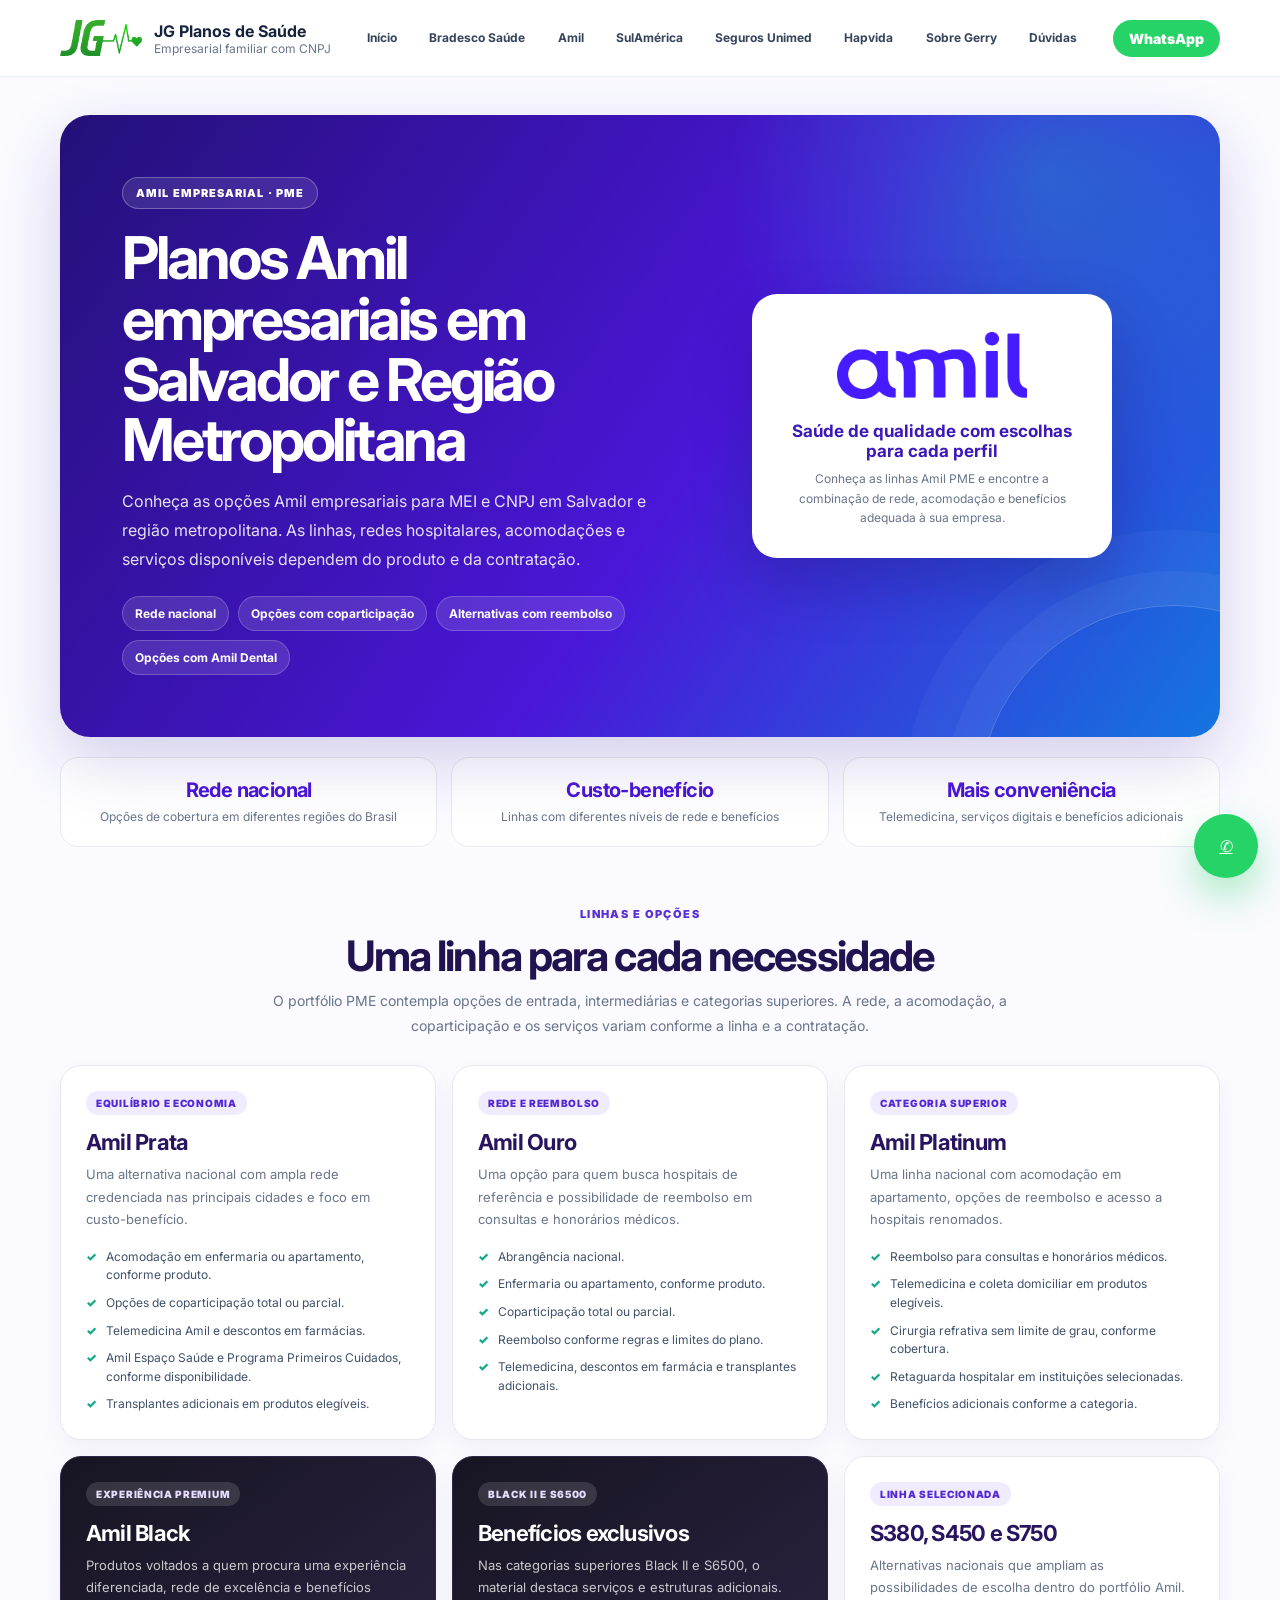
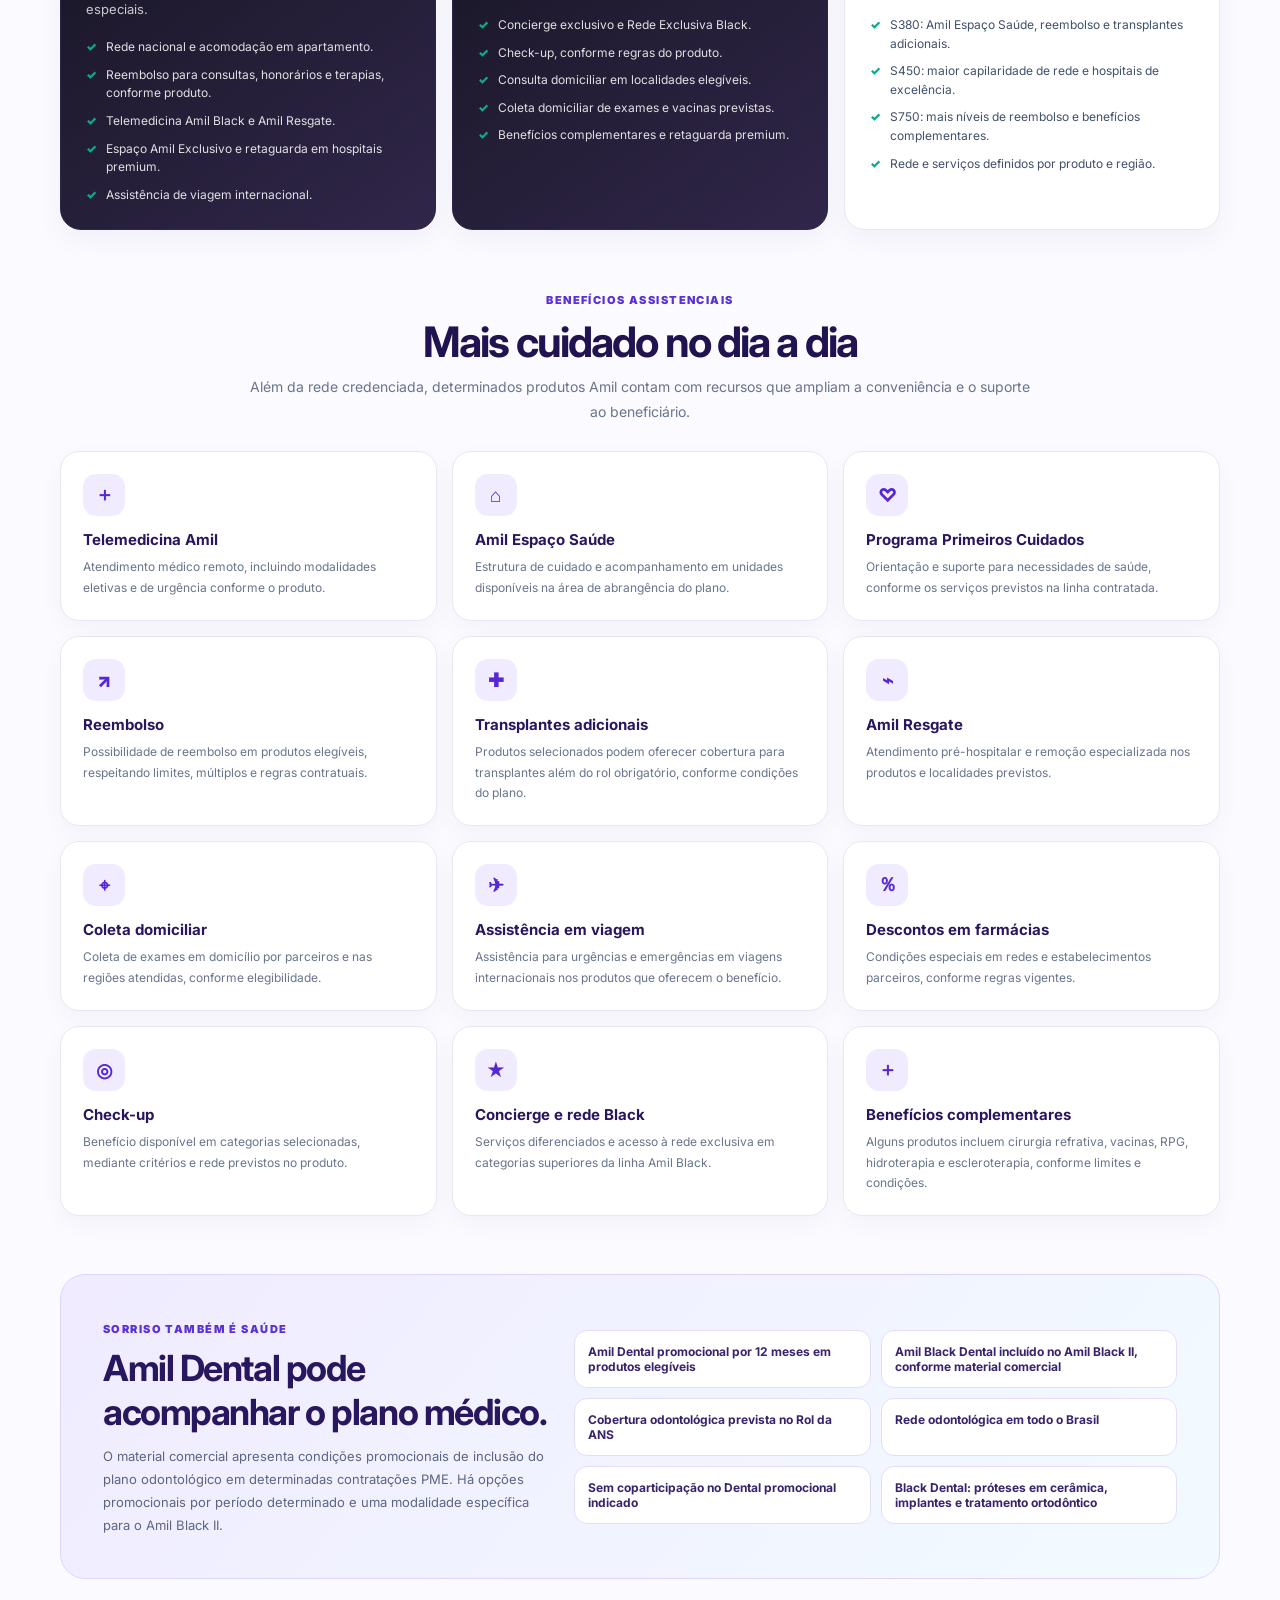
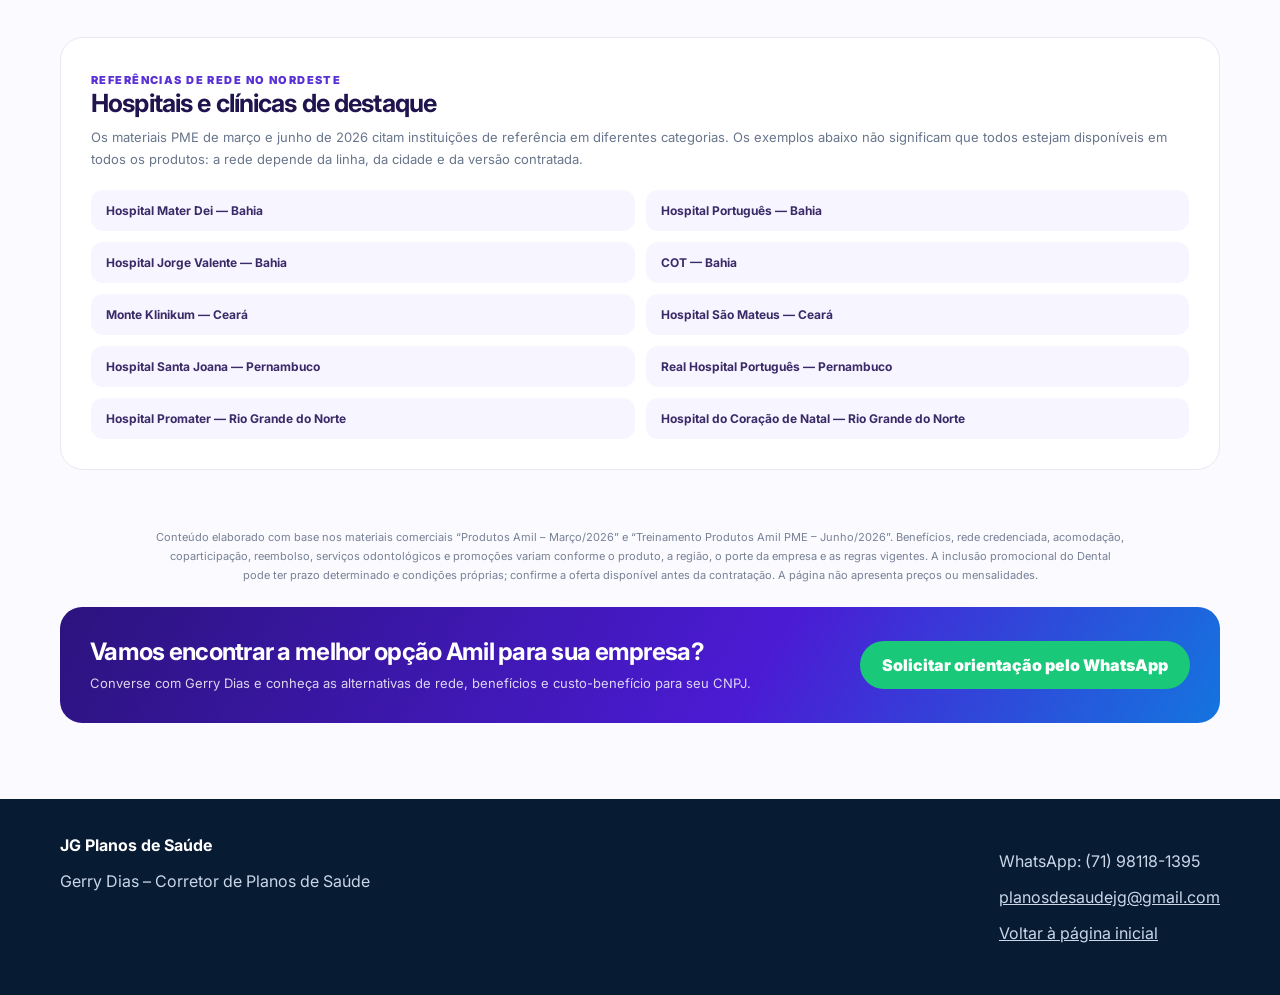
<file: amil.html>
<!DOCTYPE html>
<html lang="pt-BR">
<head>
<meta charset="UTF-8">
<meta name="viewport" content="width=device-width, initial-scale=1.0">
<title>Planos Amil Empresarial em Salvador | MEI e CNPJ</title>
<meta name="description" content="Compare planos Amil empresariais para MEI e CNPJ em Salvador, Lauro de Freitas, Camaçari e Região Metropolitana. Consulte rede, benefícios e condições.">
<link rel="canonical" href="https://jgplanosdesaude.com.br/amil.html">
<meta property="og:locale" content="pt_BR">
<meta property="og:type" content="website">
<meta property="og:site_name" content="JG Planos de Saúde">
<meta property="og:title" content="Planos Amil Empresarial em Salvador | MEI e CNPJ">
<meta property="og:description" content="Compare planos Amil empresariais para MEI e CNPJ em Salvador, Lauro de Freitas, Camaçari e Região Metropolitana. Consulte rede, benefícios e condições.">
<meta property="og:url" content="https://jgplanosdesaude.com.br/amil.html">
<meta property="og:image" content="https://jgplanosdesaude.com.br/imagens/logo-jg-header.png">
<meta name="twitter:card" content="summary_large_image">
<link rel="preconnect" href="https://fonts.googleapis.com">
<link rel="preconnect" href="https://fonts.gstatic.com" crossorigin>
<link href="https://fonts.googleapis.com/css2?family=Inter:wght@400;500;600;700;800;900&display=swap" rel="stylesheet">
<link rel="stylesheet" href="style.css?v=20261125-menu-fix">
<link rel="stylesheet" href="hero-hospitais.css">
<link rel="stylesheet" href="responsive.css?v=20261125-menu-fix">
<link rel="stylesheet" href="paginas.css">
<style>
:root{--amil:#4a16d8;--amil2:#6c35ed;--amil-blue:#1475df;--amil-cyan:#10b8c7;--ink:#17233d;--muted:#68758b;--line:#e8e8f1;--soft:#f7f5ff}
body{background:#fafaff;color:var(--ink)}
.amil-page{padding:38px 0 76px}
.amil-wrap{width:min(1160px,calc(100% - 40px));margin:auto}
.amil-hero{position:relative;overflow:hidden;display:grid;grid-template-columns:1.1fr .9fr;gap:32px;align-items:center;padding:clamp(30px,5vw,62px);border-radius:30px;background:radial-gradient(circle at 85% 10%,rgba(16,184,199,.38),transparent 28%),linear-gradient(125deg,#241078 0%,#4a16d8 55%,#1475df 100%);color:#fff;box-shadow:0 24px 65px rgba(54,26,151,.19)}
.amil-hero:after{content:"";position:absolute;width:390px;height:390px;right:-150px;bottom:-260px;border:1px solid rgba(255,255,255,.22);border-radius:50%;box-shadow:0 0 0 34px rgba(255,255,255,.045),0 0 0 75px rgba(255,255,255,.03)}
.amil-kicker{display:inline-flex;padding:8px 13px;border:1px solid rgba(255,255,255,.28);border-radius:99px;background:rgba(255,255,255,.1);font-size:11px;font-weight:900;letter-spacing:.1em;text-transform:uppercase}
.amil-hero h1{max-width:680px;margin:19px 0 16px;color:#fff;font-size:clamp(36px,5vw,59px);line-height:1.03;letter-spacing:-.055em}
.amil-hero p{max-width:620px;margin:0;color:rgba(255,255,255,.87);font-size:16px;line-height:1.8}
.amil-chips{display:flex;flex-wrap:wrap;gap:9px;margin-top:23px}
.amil-chips span{padding:9px 12px;border:1px solid rgba(255,255,255,.2);border-radius:99px;background:rgba(255,255,255,.12);font-size:12px;font-weight:700}
.amil-hero-card{position:relative;z-index:1;max-width:360px;margin:auto;padding:30px;border:1px solid rgba(255,255,255,.55);border-radius:25px;background:#fff;color:var(--ink);box-shadow:0 24px 60px rgba(14,7,58,.22);text-align:center}
.amil-hero-card img{width:190px;height:80px;object-fit:contain}
.amil-hero-card strong{display:block;margin-top:12px;color:#3c18bb;font-size:17px}
.amil-hero-card small{display:block;margin-top:8px;color:var(--muted);font-size:12px;line-height:1.6}
.amil-trust{display:grid;grid-template-columns:repeat(3,1fr);gap:14px;margin:20px 0 55px}
.amil-trust article{padding:20px;border:1px solid var(--line);border-radius:18px;background:#fff;text-align:center}
.amil-trust strong{display:block;color:var(--amil);font-size:20px;letter-spacing:-.03em}
.amil-trust span{display:block;margin-top:6px;color:var(--muted);font-size:12px;line-height:1.5}
.amil-head{text-align:center;max-width:780px;margin:0 auto 27px}
.amil-eyebrow{color:#5a31d6;font-size:11px;font-weight:900;letter-spacing:.13em;text-transform:uppercase}
.amil-head h2{margin:10px 0;color:#20134f;font-size:clamp(28px,4vw,42px);line-height:1.12;letter-spacing:-.045em}
.amil-head p{margin:0;color:var(--muted);font-size:14px;line-height:1.75}
.amil-lines{display:grid;grid-template-columns:repeat(3,minmax(0,1fr));gap:16px;margin-bottom:58px}
.amil-line{padding:25px;border:1px solid var(--line);border-radius:21px;background:#fff;box-shadow:0 10px 28px rgba(35,22,92,.045)}
.amil-line.black{background:linear-gradient(145deg,#171522,#30264a);border-color:#30264a;color:#fff}
.amil-line .tag{display:inline-flex;padding:6px 10px;border-radius:99px;background:#f0ebff;color:#5429d4;font-size:10px;font-weight:900;letter-spacing:.07em;text-transform:uppercase}
.amil-line.black .tag{background:rgba(255,255,255,.13);color:#e6ddff}
.amil-line h3{margin:14px 0 8px;color:#29145f;font-size:22px;letter-spacing:-.035em}
.amil-line.black h3{color:#fff}
.amil-line p{margin:0;color:var(--muted);font-size:13px;line-height:1.7}
.amil-line.black p{color:rgba(255,255,255,.76)}
.amil-line ul{display:grid;gap:9px;margin:18px 0 0;padding:0;list-style:none}
.amil-line li{display:flex;gap:9px;color:#40516a;font-size:12px;line-height:1.55}
.amil-line.black li{color:rgba(255,255,255,.86)}
.amil-line li:before{content:"✓";color:#12a88a;font-weight:900}
.amil-benefits{display:grid;grid-template-columns:repeat(3,minmax(0,1fr));gap:15px;margin:26px 0 58px}
.amil-benefit{padding:22px;border:1px solid var(--line);border-radius:19px;background:#fff;box-shadow:0 8px 24px rgba(35,22,92,.035)}
.amil-icon{display:grid;place-items:center;width:42px;height:42px;margin-bottom:14px;border-radius:13px;background:#f0ebff;color:#5528d4;font-size:19px;font-weight:900}
.amil-benefit h3{margin:0 0 8px;color:#28165e;font-size:15px}
.amil-benefit p{margin:0;color:var(--muted);font-size:12px;line-height:1.7}
.amil-dental{display:grid;grid-template-columns:.85fr 1.15fr;gap:26px;align-items:center;margin:0 0 58px;padding:clamp(25px,4vw,42px);border:1px solid #ded5ff;border-radius:25px;background:linear-gradient(130deg,#f0ebff,#f2fbff)}
.amil-dental h2{margin:9px 0 11px;color:#28165e;font-size:clamp(26px,3.5vw,36px);letter-spacing:-.04em}
.amil-dental p{margin:0;color:#5d6680;font-size:13px;line-height:1.75}
.amil-dental-list{display:grid;grid-template-columns:repeat(2,minmax(0,1fr));gap:10px}
.amil-dental-list span{padding:13px;border:1px solid #e4ddfa;border-radius:13px;background:#fff;color:#38246d;font-size:12px;font-weight:700}
.amil-network{padding:30px;border:1px solid var(--line);border-radius:23px;background:#fff;margin-bottom:58px}
.amil-network h2{margin:0 0 8px;color:#21144e;font-size:25px;letter-spacing:-.035em}
.amil-network>p{margin:0 0 20px;color:var(--muted);font-size:13px;line-height:1.7}
.amil-hospitals{display:grid;grid-template-columns:repeat(2,minmax(0,1fr));gap:11px}
.amil-hospitals span{padding:13px 15px;border-radius:12px;background:#f7f5ff;color:#3a2b68;font-size:12px;font-weight:700}
.amil-note{max-width:970px;margin:0 auto 22px;color:#778195;font-size:11px;line-height:1.7;text-align:center}
.amil-cta{display:flex;align-items:center;justify-content:space-between;gap:22px;padding:30px;border-radius:22px;background:linear-gradient(120deg,#2c137e,#4b1bd4 60%,#1475df);color:#fff}
.amil-cta h2{margin:0 0 7px;color:#fff;font-size:24px;letter-spacing:-.03em}
.amil-cta p{margin:0;color:rgba(255,255,255,.82);font-size:13px;line-height:1.6}
.amil-cta .btn{flex:0 0 auto;background:#19c979;color:#fff}
@media(max-width:850px){.amil-hero,.amil-dental{grid-template-columns:1fr}.amil-lines{grid-template-columns:1fr 1fr}.amil-benefits{grid-template-columns:1fr 1fr}}
@media(max-width:600px){.amil-page{padding-top:22px}.amil-wrap{width:calc(100% - 28px)}.amil-hero{padding:27px 21px;border-radius:23px}.amil-hero p{font-size:14px}.amil-hero-card{padding:23px}.amil-trust{gap:8px;margin-bottom:42px}.amil-trust article{padding:14px 8px}.amil-trust strong{font-size:16px}.amil-trust span{font-size:10px}.amil-lines,.amil-benefits{grid-template-columns:1fr}.amil-line{padding:22px}.amil-dental-list,.amil-hospitals{grid-template-columns:1fr}.amil-network{padding:22px}.amil-cta{align-items:flex-start;flex-direction:column;padding:24px}.amil-cta .btn{width:100%}}
</style>
<!-- Google Tag Manager -->
<script>(function(w,d,s,l,i){w[l]=w[l]||[];w[l].push({'gtm.start':new Date().getTime(),event:'gtm.js'});var f=d.getElementsByTagName(s)[0],j=d.createElement(s),dl=l!='dataLayer'?'&l='+l:'';j.async=true;j.src='https://www.googletagmanager.com/gtm.js?id='+i+dl;f.parentNode.insertBefore(j,f);})(window,document,'script','dataLayer','GTM-NKNN2KNC');</script>
<!-- End Google Tag Manager -->
<script src="site-enhancements.js" defer></script>
</head>
<body>
<header class="topbar"><div class="container nav">
<a class="brand" href="index.html" aria-label="JG Planos de Saúde"><img class="brand-logo-img" src="imagens/logo-jg-header.png" alt="Logomarca JG Planos de Saúde"><span><strong>JG Planos de Saúde</strong><small>Empresarial familiar com CNPJ</small></span></a>
<nav class="menu" aria-label="Menu principal"><a href="index.html">Início</a><a href="bradesco.html">Bradesco Saúde</a><a href="amil.html">Amil</a><a href="sulamerica.html">SulAmérica</a><a href="unimed.html">Seguros Unimed</a><a href="hapvida.html">Hapvida</a><a href="sobre.html">Sobre Gerry</a><a href="faq.html">Dúvidas</a>
</nav>
<a class="btn btn-whatsapp btn-small" href="https://wa.me/5571981181395?text=Ol%C3%A1%2C%20Gerry!%20Quero%20conhecer%20os%20planos%20Amil." target="_blank" rel="noopener">WhatsApp</a>
</div></header>

<main class="amil-page"><div class="amil-wrap">
<section class="amil-hero">
<div><span class="amil-kicker">Amil Empresarial · PME</span>
<h1>Planos Amil empresariais em Salvador e Região Metropolitana</h1>
<p>Conheça as opções Amil empresariais para MEI e CNPJ em Salvador e região metropolitana. As linhas, redes hospitalares, acomodações e serviços disponíveis dependem do produto e da contratação.</p>
<div class="amil-chips"><span>Rede nacional</span><span>Opções com coparticipação</span><span>Alternativas com reembolso</span><span>Opções com Amil Dental</span></div></div>
<div class="amil-hero-card"><img src="imagens/amil.png" alt="Amil"><strong>Saúde de qualidade com escolhas para cada perfil</strong><small>Conheça as linhas Amil PME e encontre a combinação de rede, acomodação e benefícios adequada à sua empresa.</small></div>
</section>

<section class="amil-trust" aria-label="Diferenciais Amil">
<article><strong>Rede nacional</strong><span>Opções de cobertura em diferentes regiões do Brasil</span></article>
<article><strong>Custo-benefício</strong><span>Linhas com diferentes níveis de rede e benefícios</span></article>
<article><strong>Mais conveniência</strong><span>Telemedicina, serviços digitais e benefícios adicionais</span></article>
</section>

<section><div class="amil-head"><span class="amil-eyebrow">Linhas e opções</span><h2>Uma linha para cada necessidade</h2><p>O portfólio PME contempla opções de entrada, intermediárias e categorias superiores. A rede, a acomodação, a coparticipação e os serviços variam conforme a linha e a contratação.</p></div>
<div class="amil-lines">
<article class="amil-line"><span class="tag">Equilíbrio e economia</span><h3>Amil Prata</h3><p>Uma alternativa nacional com ampla rede credenciada nas principais cidades e foco em custo-benefício.</p><ul><li>Acomodação em enfermaria ou apartamento, conforme produto.</li><li>Opções de coparticipação total ou parcial.</li><li>Telemedicina Amil e descontos em farmácias.</li><li>Amil Espaço Saúde e Programa Primeiros Cuidados, conforme disponibilidade.</li><li>Transplantes adicionais em produtos elegíveis.</li></ul></article>
<article class="amil-line"><span class="tag">Rede e reembolso</span><h3>Amil Ouro</h3><p>Uma opção para quem busca hospitais de referência e possibilidade de reembolso em consultas e honorários médicos.</p><ul><li>Abrangência nacional.</li><li>Enfermaria ou apartamento, conforme produto.</li><li>Coparticipação total ou parcial.</li><li>Reembolso conforme regras e limites do plano.</li><li>Telemedicina, descontos em farmácia e transplantes adicionais.</li></ul></article>
<article class="amil-line"><span class="tag">Categoria superior</span><h3>Amil Platinum</h3><p>Uma linha nacional com acomodação em apartamento, opções de reembolso e acesso a hospitais renomados.</p><ul><li>Reembolso para consultas e honorários médicos.</li><li>Telemedicina e coleta domiciliar em produtos elegíveis.</li><li>Cirurgia refrativa sem limite de grau, conforme cobertura.</li><li>Retaguarda hospitalar em instituições selecionadas.</li><li>Benefícios adicionais conforme a categoria.</li></ul></article>
<article class="amil-line black"><span class="tag">Experiência premium</span><h3>Amil Black</h3><p>Produtos voltados a quem procura uma experiência diferenciada, rede de excelência e benefícios especiais.</p><ul><li>Rede nacional e acomodação em apartamento.</li><li>Reembolso para consultas, honorários e terapias, conforme produto.</li><li>Telemedicina Amil Black e Amil Resgate.</li><li>Espaço Amil Exclusivo e retaguarda em hospitais premium.</li><li>Assistência de viagem internacional.</li></ul></article>
<article class="amil-line black"><span class="tag">Black II e S6500</span><h3>Benefícios exclusivos</h3><p>Nas categorias superiores Black II e S6500, o material destaca serviços e estruturas adicionais.</p><ul><li>Concierge exclusivo e Rede Exclusiva Black.</li><li>Check-up, conforme regras do produto.</li><li>Consulta domiciliar em localidades elegíveis.</li><li>Coleta domiciliar de exames e vacinas previstas.</li><li>Benefícios complementares e retaguarda premium.</li></ul></article>
<article class="amil-line"><span class="tag">Linha selecionada</span><h3>S380, S450 e S750</h3><p>Alternativas nacionais que ampliam as possibilidades de escolha dentro do portfólio Amil.</p><ul><li>S380: Amil Espaço Saúde, reembolso e transplantes adicionais.</li><li>S450: maior capilaridade de rede e hospitais de excelência.</li><li>S750: mais níveis de reembolso e benefícios complementares.</li><li>Rede e serviços definidos por produto e região.</li></ul></article>
</div></section>

<section><div class="amil-head"><span class="amil-eyebrow">Benefícios assistenciais</span><h2>Mais cuidado no dia a dia</h2><p>Além da rede credenciada, determinados produtos Amil contam com recursos que ampliam a conveniência e o suporte ao beneficiário.</p></div>
<div class="amil-benefits">
<article class="amil-benefit"><div class="amil-icon">＋</div><h3>Telemedicina Amil</h3><p>Atendimento médico remoto, incluindo modalidades eletivas e de urgência conforme o produto.</p></article>
<article class="amil-benefit"><div class="amil-icon">⌂</div><h3>Amil Espaço Saúde</h3><p>Estrutura de cuidado e acompanhamento em unidades disponíveis na área de abrangência do plano.</p></article>
<article class="amil-benefit"><div class="amil-icon">♡</div><h3>Programa Primeiros Cuidados</h3><p>Orientação e suporte para necessidades de saúde, conforme os serviços previstos na linha contratada.</p></article>
<article class="amil-benefit"><div class="amil-icon">↗</div><h3>Reembolso</h3><p>Possibilidade de reembolso em produtos elegíveis, respeitando limites, múltiplos e regras contratuais.</p></article>
<article class="amil-benefit"><div class="amil-icon">✚</div><h3>Transplantes adicionais</h3><p>Produtos selecionados podem oferecer cobertura para transplantes além do rol obrigatório, conforme condições do plano.</p></article>
<article class="amil-benefit"><div class="amil-icon">⌁</div><h3>Amil Resgate</h3><p>Atendimento pré-hospitalar e remoção especializada nos produtos e localidades previstos.</p></article>
<article class="amil-benefit"><div class="amil-icon">⌖</div><h3>Coleta domiciliar</h3><p>Coleta de exames em domicílio por parceiros e nas regiões atendidas, conforme elegibilidade.</p></article>
<article class="amil-benefit"><div class="amil-icon">✈</div><h3>Assistência em viagem</h3><p>Assistência para urgências e emergências em viagens internacionais nos produtos que oferecem o benefício.</p></article>
<article class="amil-benefit"><div class="amil-icon">％</div><h3>Descontos em farmácias</h3><p>Condições especiais em redes e estabelecimentos parceiros, conforme regras vigentes.</p></article>
<article class="amil-benefit"><div class="amil-icon">◎</div><h3>Check-up</h3><p>Benefício disponível em categorias selecionadas, mediante critérios e rede previstos no produto.</p></article>
<article class="amil-benefit"><div class="amil-icon">★</div><h3>Concierge e rede Black</h3><p>Serviços diferenciados e acesso à rede exclusiva em categorias superiores da linha Amil Black.</p></article>
<article class="amil-benefit"><div class="amil-icon">＋</div><h3>Benefícios complementares</h3><p>Alguns produtos incluem cirurgia refrativa, vacinas, RPG, hidroterapia e escleroterapia, conforme limites e condições.</p></article>
</div></section>

<section class="amil-dental">
<div><span class="amil-eyebrow">Sorriso também é saúde</span><h2>Amil Dental pode acompanhar o plano médico.</h2><p>O material comercial apresenta condições promocionais de inclusão do plano odontológico em determinadas contratações PME. Há opções promocionais por período determinado e uma modalidade específica para o Amil Black II.</p></div>
<div class="amil-dental-list"><span>Amil Dental promocional por 12 meses em produtos elegíveis</span><span>Amil Black Dental incluído no Amil Black II, conforme material comercial</span><span>Cobertura odontológica prevista no Rol da ANS</span><span>Rede odontológica em todo o Brasil</span><span>Sem coparticipação no Dental promocional indicado</span><span>Black Dental: próteses em cerâmica, implantes e tratamento ortodôntico</span></div>
</section>

<section class="amil-network">
<span class="amil-eyebrow">Referências de rede no Nordeste</span><h2>Hospitais e clínicas de destaque</h2>
<p>Os materiais PME de março e junho de 2026 citam instituições de referência em diferentes categorias. Os exemplos abaixo não significam que todos estejam disponíveis em todos os produtos: a rede depende da linha, da cidade e da versão contratada.</p>
<div class="amil-hospitals">
<span>Hospital Mater Dei — Bahia</span><span>Hospital Português — Bahia</span>
<span>Hospital Jorge Valente — Bahia</span><span>COT — Bahia</span>
<span>Monte Klinikum — Ceará</span><span>Hospital São Mateus — Ceará</span>
<span>Hospital Santa Joana — Pernambuco</span><span>Real Hospital Português — Pernambuco</span>
<span>Hospital Promater — Rio Grande do Norte</span><span>Hospital do Coração de Natal — Rio Grande do Norte</span>
</div>
</section>

<p class="amil-note">Conteúdo elaborado com base nos materiais comerciais “Produtos Amil – Março/2026” e “Treinamento Produtos Amil PME – Junho/2026”. Benefícios, rede credenciada, acomodação, coparticipação, reembolso, serviços odontológicos e promoções variam conforme o produto, a região, o porte da empresa e as regras vigentes. A inclusão promocional do Dental pode ter prazo determinado e condições próprias; confirme a oferta disponível antes da contratação. A página não apresenta preços ou mensalidades.</p>

<section class="amil-cta"><div><h2>Vamos encontrar a melhor opção Amil para sua empresa?</h2><p>Converse com Gerry Dias e conheça as alternativas de rede, benefícios e custo-benefício para seu CNPJ.</p></div><a class="btn" href="https://wa.me/5571981181395?text=Ol%C3%A1%2C%20Gerry!%20Quero%20conhecer%20os%20benef%C3%ADcios%20dos%20planos%20Amil%20para%20minha%20empresa." target="_blank" rel="noopener">Solicitar orientação pelo WhatsApp</a></section>
</div></main>

<footer class="footer"><div class="container footer-grid"><div><strong>JG Planos de Saúde</strong><p>Gerry Dias – Corretor de Planos de Saúde</p></div><div><p>WhatsApp: (71) 98118-1395</p><p><a href="mailto:planosdesaudejg@gmail.com">planosdesaudejg@gmail.com</a></p><p><a href="index.html">Voltar à página inicial</a></p></div></div></footer>
<a class="floating-whatsapp" href="https://wa.me/5571981181395?text=Ol%C3%A1%2C%20Gerry!%20Quero%20conhecer%20os%20planos%20Amil." aria-label="Abrir conversa no WhatsApp"><span aria-hidden="true">✆</span></a>
</body></html>
</file>
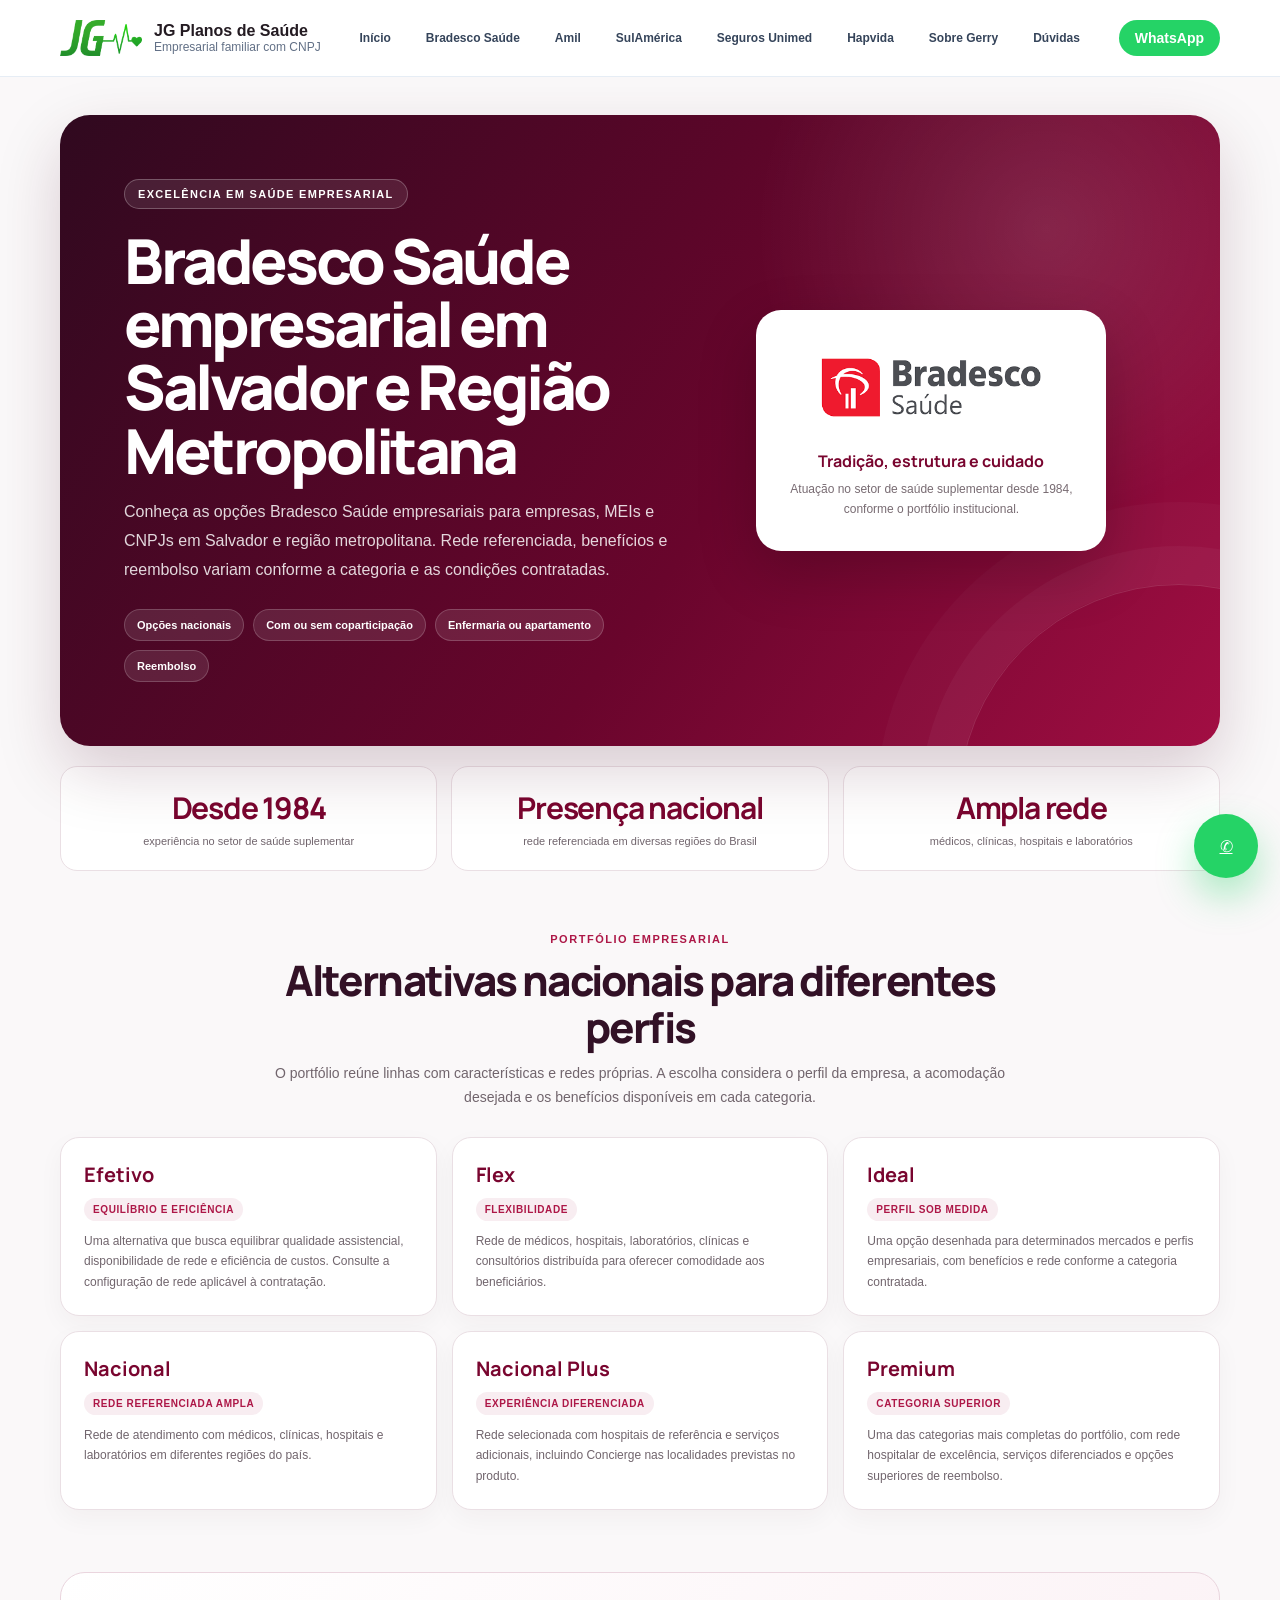
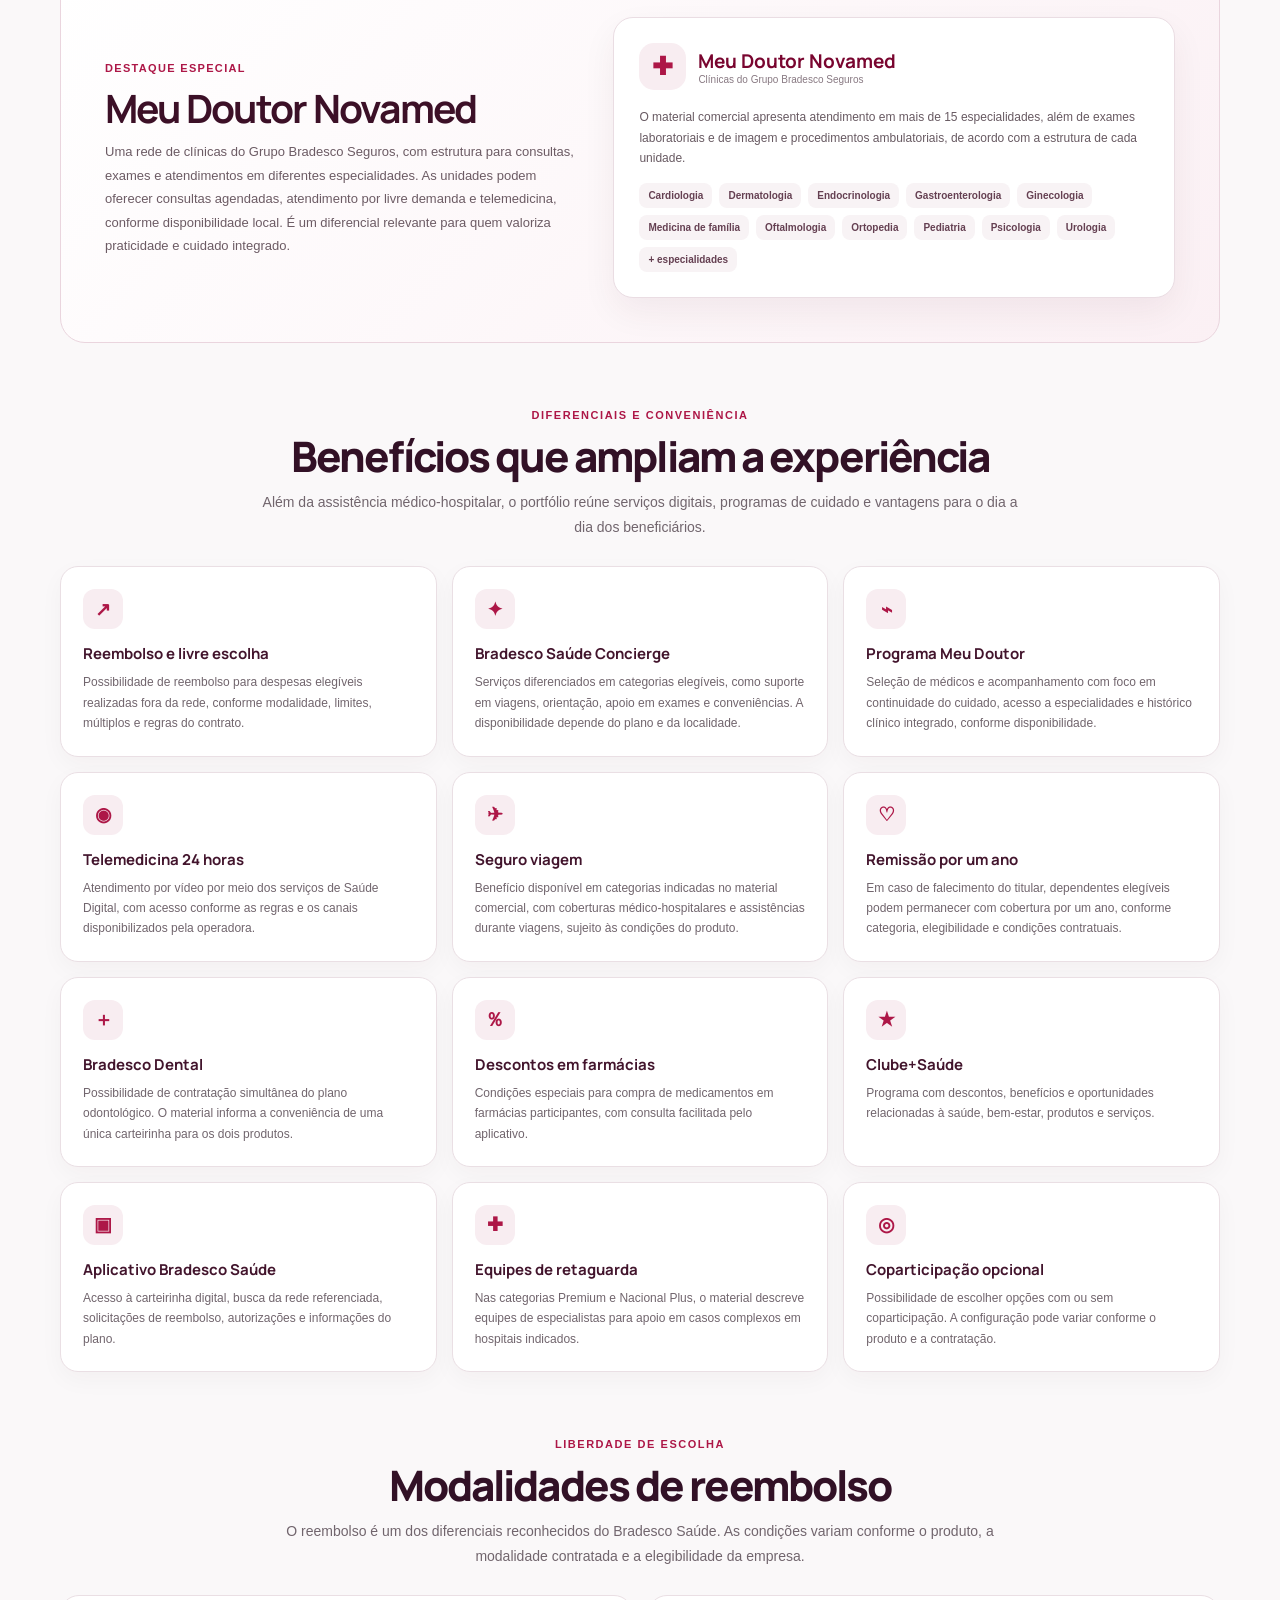
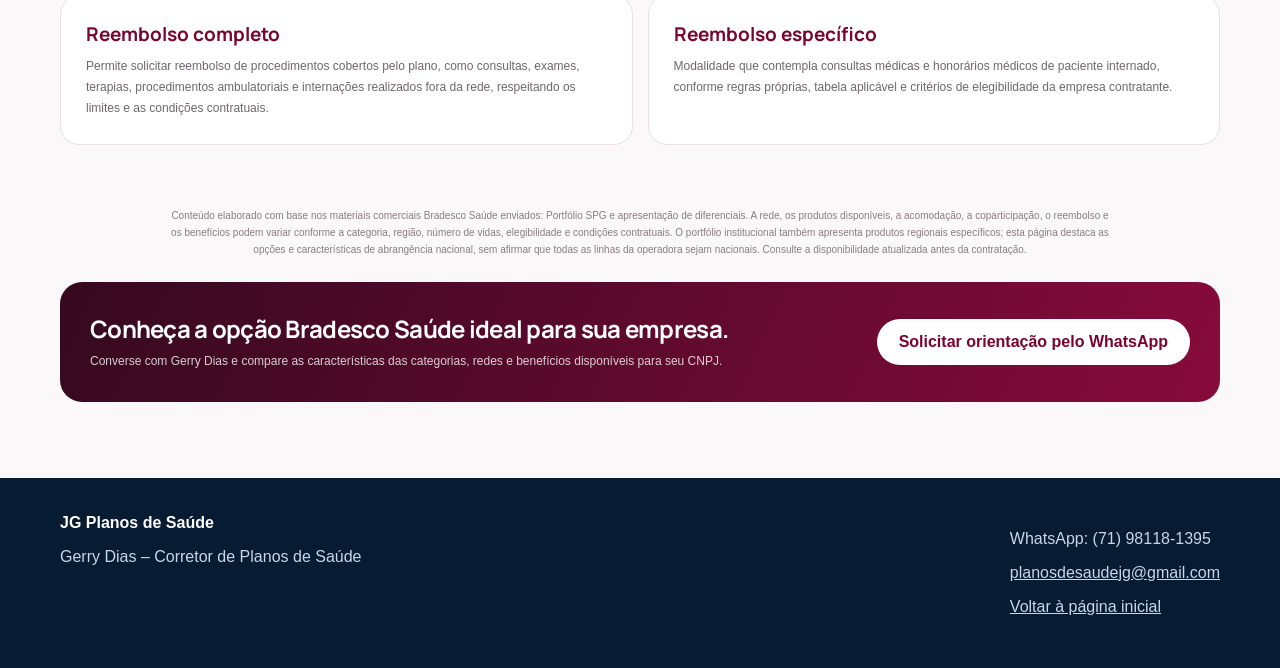
<file: bradesco.html>
<!DOCTYPE html>
<html lang="pt-BR">
<head>
  <meta charset="UTF-8">
  <meta name="viewport" content="width=device-width, initial-scale=1.0">
  <title>Bradesco Saúde Empresarial em Salvador | MEI e CNPJ</title>
  <meta name="description" content="Conheça planos Bradesco Saúde empresariais para MEI e CNPJ em Salvador, Lauro de Freitas, Camaçari e Região Metropolitana. Consulte categorias e condições.">
<link rel="canonical" href="https://jgplanosdesaude.com.br/bradesco.html">
<meta property="og:locale" content="pt_BR">
<meta property="og:type" content="website">
<meta property="og:site_name" content="JG Planos de Saúde">
<meta property="og:title" content="Bradesco Saúde Empresarial em Salvador | MEI e CNPJ">
<meta property="og:description" content="Conheça planos Bradesco Saúde empresariais para MEI e CNPJ em Salvador, Lauro de Freitas, Camaçari e Região Metropolitana. Consulte categorias e condições.">
<meta property="og:url" content="https://jgplanosdesaude.com.br/bradesco.html">
<meta property="og:image" content="https://jgplanosdesaude.com.br/imagens/logo-jg-header.png">
<meta name="twitter:card" content="summary_large_image">
  <link rel="preconnect" href="https://fonts.googleapis.com">
  <link rel="preconnect" href="https://fonts.gstatic.com" crossorigin>
  <link href="https://fonts.googleapis.com/css2?family=DM+Sans:wght@400;500;600;700;800&family=Manrope:wght@400;500;600;700;800&display=swap" rel="stylesheet">
  <link rel="stylesheet" href="style.css?v=20261125-menu-fix">
  <link rel="stylesheet" href="hero-hospitais.css">
  <link rel="stylesheet" href="responsive.css?v=20261125-menu-fix">
  <link rel="stylesheet" href="paginas.css">
  <style>
    :root{--br-wine:#79052f;--br-deep:#35091f;--br-red:#ad1747;--br-rose:#f8edf1;--br-ink:#241b22;--br-muted:#71656d;--br-line:#eadfe4;--br-paper:#fff;--br-soft:#faf7f8}
    body{background:#faf8f9;color:var(--br-ink)}
    .br-page{padding:38px 0 76px}
    .br-wrap{width:min(1160px,calc(100% - 40px));margin:auto}
    .br-hero{position:relative;overflow:hidden;display:grid;grid-template-columns:1.1fr .9fr;gap:34px;align-items:center;padding:clamp(32px,5vw,66px);border-radius:30px;background:radial-gradient(circle at 85% 18%,rgba(255,255,255,.12),transparent 26%),linear-gradient(125deg,#30091f 0%,#69052c 58%,#a20e43 100%);color:#fff;box-shadow:0 25px 65px rgba(67,5,32,.18)}
    .br-hero:before{content:"";position:absolute;width:440px;height:440px;border:1px solid rgba(255,255,255,.13);border-radius:50%;right:-180px;bottom:-280px;box-shadow:0 0 0 38px rgba(255,255,255,.035),0 0 0 82px rgba(255,255,255,.025)}
    .br-kicker{display:inline-flex;padding:8px 13px;border:1px solid rgba(255,255,255,.25);border-radius:99px;background:rgba(255,255,255,.09);font-size:11px;font-weight:800;letter-spacing:.12em;text-transform:uppercase}
    .br-hero h1{max-width:680px;margin:20px 0 16px;color:#fff;font-family:Manrope,sans-serif;font-size:clamp(37px,5vw,62px);font-weight:800;line-height:1.02;letter-spacing:-.055em}
    .br-hero p{max-width:620px;margin:0;color:rgba(255,255,255,.84);font-size:16px;line-height:1.8}
    .br-tags{display:flex;flex-wrap:wrap;gap:9px;margin-top:25px}.br-tags span{padding:9px 12px;border:1px solid rgba(255,255,255,.18);border-radius:99px;background:rgba(255,255,255,.1);font-size:11px;font-weight:700}
    .br-brand-card{position:relative;z-index:1;max-width:350px;margin:auto;padding:32px 25px;border-radius:25px;background:#fff;text-align:center;box-shadow:0 22px 60px rgba(0,0,0,.2)}
    .br-brand-card img{width:min(220px,85%);height:90px;object-fit:contain}.br-brand-card strong{display:block;margin-top:14px;color:var(--br-wine);font-family:Manrope,sans-serif;font-size:16px}.br-brand-card small{display:block;margin-top:8px;color:#786b72;font-size:12px;line-height:1.6}
    .br-proof{display:grid;grid-template-columns:repeat(3,1fr);gap:14px;margin:20px 0 58px}.br-proof article{padding:20px;border:1px solid var(--br-line);border-radius:17px;background:#fff;text-align:center}.br-proof strong{display:block;color:var(--br-wine);font-family:Manrope,sans-serif;font-size:clamp(22px,3vw,30px);letter-spacing:-.04em}.br-proof span{display:block;margin-top:5px;color:var(--br-muted);font-size:11px;line-height:1.5}
    .br-head{max-width:770px;margin:0 auto 27px;text-align:center}.br-eyebrow{color:var(--br-red);font-size:11px;font-weight:900;letter-spacing:.14em;text-transform:uppercase}.br-head h2{margin:10px 0;color:#321126;font-family:Manrope,sans-serif;font-size:clamp(28px,4vw,42px);font-weight:800;line-height:1.12;letter-spacing:-.045em}.br-head p{margin:0;color:var(--br-muted);font-size:14px;line-height:1.75}
    .br-lines{display:grid;grid-template-columns:repeat(3,1fr);gap:15px;margin-bottom:62px}.br-line{padding:23px;border:1px solid var(--br-line);border-radius:19px;background:#fff;box-shadow:0 9px 26px rgba(55,10,31,.04)}.br-line strong{display:block;color:var(--br-wine);font-family:Manrope,sans-serif;font-size:20px}.br-line span{display:inline-block;margin:10px 0;padding:6px 9px;border-radius:99px;background:var(--br-rose);color:var(--br-red);font-size:10px;font-weight:900;text-transform:uppercase;letter-spacing:.06em}.br-line p{margin:0;color:var(--br-muted);font-size:12px;line-height:1.7}
    .br-feature{display:grid;grid-template-columns:.92fr 1.08fr;gap:30px;align-items:center;margin:0 0 62px;padding:clamp(26px,4vw,44px);border:1px solid #ead5de;border-radius:25px;background:linear-gradient(135deg,#fff 0%,#fbf0f4 100%)}
    .br-feature-label{color:var(--br-red);font-size:11px;font-weight:900;letter-spacing:.12em;text-transform:uppercase}.br-feature h2{margin:11px 0;color:#3c1027;font-family:Manrope,sans-serif;font-size:clamp(27px,3.5vw,39px);line-height:1.08;letter-spacing:-.045em}.br-feature p{margin:0;color:#6c5b64;font-size:13px;line-height:1.8}
    .br-novamed{padding:25px;border:1px solid #eadde3;border-radius:20px;background:#fff;box-shadow:0 14px 35px rgba(62,10,34,.06)}.br-nova-logo{display:flex;align-items:center;gap:12px;margin-bottom:17px}.br-nova-symbol{display:grid;place-items:center;width:47px;height:47px;border-radius:15px;background:var(--br-rose);color:var(--br-red);font-size:25px;font-weight:900}.br-nova-logo strong{display:block;color:var(--br-wine);font-family:Manrope,sans-serif;font-size:19px}.br-nova-logo small{display:block;color:#887982;font-size:10px}.br-novamed p{margin:0 0 15px;color:#685a62;font-size:12px;line-height:1.7}.br-specialties{display:flex;flex-wrap:wrap;gap:7px}.br-specialties span{padding:7px 9px;border-radius:8px;background:#f8f3f5;color:#654052;font-size:10px;font-weight:700}
    .br-benefits{display:grid;grid-template-columns:repeat(3,minmax(0,1fr));gap:15px;margin:27px 0 62px}.br-benefit{padding:22px;border:1px solid var(--br-line);border-radius:18px;background:#fff;box-shadow:0 8px 24px rgba(55,10,31,.035)}.br-icon{display:grid;place-items:center;width:40px;height:40px;margin-bottom:14px;border-radius:12px;background:var(--br-rose);color:var(--br-red);font-size:19px;font-weight:900}.br-benefit h3{margin:0 0 8px;color:#42142c;font-family:Manrope,sans-serif;font-size:15px}.br-benefit p{margin:0;color:var(--br-muted);font-size:12px;line-height:1.7}
    .br-reimburse{display:grid;grid-template-columns:1fr 1fr;gap:15px;margin:0 0 62px}.br-reimburse article{padding:25px;border:1px solid var(--br-line);border-radius:19px;background:#fff}.br-reimburse h3{margin:0 0 9px;color:var(--br-wine);font-family:Manrope,sans-serif;font-size:19px}.br-reimburse p{margin:0;color:var(--br-muted);font-size:12px;line-height:1.75}
    .br-note{max-width:950px;margin:0 auto 24px;color:#8a7b83;font-size:10px;line-height:1.7;text-align:center}.br-cta{display:flex;align-items:center;justify-content:space-between;gap:24px;padding:30px;border-radius:22px;background:linear-gradient(115deg,#35091f,#870b3b);color:#fff}.br-cta h2{margin:0 0 7px;color:#fff;font-family:Manrope,sans-serif;font-size:24px;letter-spacing:-.03em}.br-cta p{margin:0;color:rgba(255,255,255,.8);font-size:12px;line-height:1.65}.br-cta .btn{flex:0 0 auto;background:#fff;color:var(--br-wine);font-weight:900}
    @media(max-width:850px){.br-hero,.br-feature{grid-template-columns:1fr}.br-lines{grid-template-columns:repeat(2,1fr)}.br-brand-card{max-width:320px}.br-benefits{grid-template-columns:repeat(2,1fr)}}
    @media(max-width:600px){.br-page{padding-top:22px}.br-wrap{width:calc(100% - 28px)}.br-hero{padding:28px 22px;border-radius:23px}.br-hero p{font-size:14px}.br-brand-card{padding:23px}.br-proof{gap:8px;margin-bottom:43px}.br-proof article{padding:14px 7px}.br-proof span{font-size:9px}.br-lines,.br-benefits,.br-reimburse{grid-template-columns:1fr}.br-line{padding:20px}.br-feature{padding:23px}.br-cta{align-items:flex-start;flex-direction:column;padding:25px}.br-cta .btn{width:100%}}
  </style>
<!-- Google Tag Manager -->
<script>(function(w,d,s,l,i){w[l]=w[l]||[];w[l].push({'gtm.start':new Date().getTime(),event:'gtm.js'});var f=d.getElementsByTagName(s)[0],j=d.createElement(s),dl=l!='dataLayer'?'&l='+l:'';j.async=true;j.src='https://www.googletagmanager.com/gtm.js?id='+i+dl;f.parentNode.insertBefore(j,f);})(window,document,'script','dataLayer','GTM-NKNN2KNC');</script>
<!-- End Google Tag Manager -->
<script src="site-enhancements.js" defer></script>
</head>
<body>
<header class="topbar"><div class="container nav">
  <a class="brand" href="index.html" aria-label="JG Planos de Saúde"><img class="brand-logo-img" src="imagens/logo-jg-header.png" alt="Logomarca JG Planos de Saúde"><span><strong>JG Planos de Saúde</strong><small>Empresarial familiar com CNPJ</small></span></a>
  <nav class="menu" aria-label="Menu principal"><a href="index.html">Início</a><a href="bradesco.html">Bradesco Saúde</a><a href="amil.html">Amil</a><a href="sulamerica.html">SulAmérica</a><a href="unimed.html">Seguros Unimed</a><a href="hapvida.html">Hapvida</a><a href="sobre.html">Sobre Gerry</a><a href="faq.html">Dúvidas</a>
</nav>
  <a class="btn btn-whatsapp btn-small" href="https://wa.me/5571981181395?text=Ol%C3%A1%2C%20Gerry!%20Quero%20conhecer%20o%20Bradesco%20Sa%C3%BAde." target="_blank" rel="noopener">WhatsApp</a>
</div></header>
<main class="br-page"><div class="br-wrap">
  <section class="br-hero">
    <div><span class="br-kicker">Excelência em saúde empresarial</span><h1>Bradesco Saúde empresarial em Salvador e Região Metropolitana</h1><p>Conheça as opções Bradesco Saúde empresariais para empresas, MEIs e CNPJs em Salvador e região metropolitana. Rede referenciada, benefícios e reembolso variam conforme a categoria e as condições contratadas.</p><div class="br-tags"><span>Opções nacionais</span><span>Com ou sem coparticipação</span><span>Enfermaria ou apartamento</span><span>Reembolso</span></div></div>
    <div class="br-brand-card"><img src="imagens/bradesco-saude.png" alt="Bradesco Saúde"><strong>Tradição, estrutura e cuidado</strong><small>Atuação no setor de saúde suplementar desde 1984, conforme o portfólio institucional.</small></div>
  </section>
  <section class="br-proof" aria-label="Destaques Bradesco Saúde"><article><strong>Desde 1984</strong><span>experiência no setor de saúde suplementar</span></article><article><strong>Presença nacional</strong><span>rede referenciada em diversas regiões do Brasil</span></article><article><strong>Ampla rede</strong><span>médicos, clínicas, hospitais e laboratórios</span></article></section>

  <section><div class="br-head"><span class="br-eyebrow">Portfólio empresarial</span><h2>Alternativas nacionais para diferentes perfis</h2><p>O portfólio reúne linhas com características e redes próprias. A escolha considera o perfil da empresa, a acomodação desejada e os benefícios disponíveis em cada categoria.</p></div>
    <div class="br-lines">
      <article class="br-line"><strong>Efetivo</strong><span>Equilíbrio e eficiência</span><p>Uma alternativa que busca equilibrar qualidade assistencial, disponibilidade de rede e eficiência de custos. Consulte a configuração de rede aplicável à contratação.</p></article>
      <article class="br-line"><strong>Flex</strong><span>Flexibilidade</span><p>Rede de médicos, hospitais, laboratórios, clínicas e consultórios distribuída para oferecer comodidade aos beneficiários.</p></article>
      <article class="br-line"><strong>Ideal</strong><span>Perfil sob medida</span><p>Uma opção desenhada para determinados mercados e perfis empresariais, com benefícios e rede conforme a categoria contratada.</p></article>
      <article class="br-line"><strong>Nacional</strong><span>Rede referenciada ampla</span><p>Rede de atendimento com médicos, clínicas, hospitais e laboratórios em diferentes regiões do país.</p></article>
      <article class="br-line"><strong>Nacional Plus</strong><span>Experiência diferenciada</span><p>Rede selecionada com hospitais de referência e serviços adicionais, incluindo Concierge nas localidades previstas no produto.</p></article>
      <article class="br-line"><strong>Premium</strong><span>Categoria superior</span><p>Uma das categorias mais completas do portfólio, com rede hospitalar de excelência, serviços diferenciados e opções superiores de reembolso.</p></article>
    </div>
  </section>

  <section class="br-feature">
    <div><span class="br-feature-label">Destaque especial</span><h2>Meu Doutor Novamed</h2><p>Uma rede de clínicas do Grupo Bradesco Seguros, com estrutura para consultas, exames e atendimentos em diferentes especialidades. As unidades podem oferecer consultas agendadas, atendimento por livre demanda e telemedicina, conforme disponibilidade local. É um diferencial relevante para quem valoriza praticidade e cuidado integrado.</p></div>
    <div class="br-novamed"><div class="br-nova-logo"><span class="br-nova-symbol">✚</span><div><strong>Meu Doutor Novamed</strong><small>Clínicas do Grupo Bradesco Seguros</small></div></div><p>O material comercial apresenta atendimento em mais de 15 especialidades, além de exames laboratoriais e de imagem e procedimentos ambulatoriais, de acordo com a estrutura de cada unidade.</p><div class="br-specialties"><span>Cardiologia</span><span>Dermatologia</span><span>Endocrinologia</span><span>Gastroenterologia</span><span>Ginecologia</span><span>Medicina de família</span><span>Oftalmologia</span><span>Ortopedia</span><span>Pediatria</span><span>Psicologia</span><span>Urologia</span><span>+ especialidades</span></div></div>
  </section>

  <section><div class="br-head"><span class="br-eyebrow">Diferenciais e conveniência</span><h2>Benefícios que ampliam a experiência</h2><p>Além da assistência médico-hospitalar, o portfólio reúne serviços digitais, programas de cuidado e vantagens para o dia a dia dos beneficiários.</p></div>
    <div class="br-benefits">
      <article class="br-benefit"><div class="br-icon">↗</div><h3>Reembolso e livre escolha</h3><p>Possibilidade de reembolso para despesas elegíveis realizadas fora da rede, conforme modalidade, limites, múltiplos e regras do contrato.</p></article>
      <article class="br-benefit"><div class="br-icon">✦</div><h3>Bradesco Saúde Concierge</h3><p>Serviços diferenciados em categorias elegíveis, como suporte em viagens, orientação, apoio em exames e conveniências. A disponibilidade depende do plano e da localidade.</p></article>
      <article class="br-benefit"><div class="br-icon">⌁</div><h3>Programa Meu Doutor</h3><p>Seleção de médicos e acompanhamento com foco em continuidade do cuidado, acesso a especialidades e histórico clínico integrado, conforme disponibilidade.</p></article>
      <article class="br-benefit"><div class="br-icon">◉</div><h3>Telemedicina 24 horas</h3><p>Atendimento por vídeo por meio dos serviços de Saúde Digital, com acesso conforme as regras e os canais disponibilizados pela operadora.</p></article>
      <article class="br-benefit"><div class="br-icon">✈</div><h3>Seguro viagem</h3><p>Benefício disponível em categorias indicadas no material comercial, com coberturas médico-hospitalares e assistências durante viagens, sujeito às condições do produto.</p></article>
      <article class="br-benefit"><div class="br-icon">♡</div><h3>Remissão por um ano</h3><p>Em caso de falecimento do titular, dependentes elegíveis podem permanecer com cobertura por um ano, conforme categoria, elegibilidade e condições contratuais.</p></article>
      <article class="br-benefit"><div class="br-icon">＋</div><h3>Bradesco Dental</h3><p>Possibilidade de contratação simultânea do plano odontológico. O material informa a conveniência de uma única carteirinha para os dois produtos.</p></article>
      <article class="br-benefit"><div class="br-icon">％</div><h3>Descontos em farmácias</h3><p>Condições especiais para compra de medicamentos em farmácias participantes, com consulta facilitada pelo aplicativo.</p></article>
      <article class="br-benefit"><div class="br-icon">★</div><h3>Clube+Saúde</h3><p>Programa com descontos, benefícios e oportunidades relacionadas à saúde, bem-estar, produtos e serviços.</p></article>
      <article class="br-benefit"><div class="br-icon">▣</div><h3>Aplicativo Bradesco Saúde</h3><p>Acesso à carteirinha digital, busca da rede referenciada, solicitações de reembolso, autorizações e informações do plano.</p></article>
      <article class="br-benefit"><div class="br-icon">✚</div><h3>Equipes de retaguarda</h3><p>Nas categorias Premium e Nacional Plus, o material descreve equipes de especialistas para apoio em casos complexos em hospitais indicados.</p></article>
      <article class="br-benefit"><div class="br-icon">◎</div><h3>Coparticipação opcional</h3><p>Possibilidade de escolher opções com ou sem coparticipação. A configuração pode variar conforme o produto e a contratação.</p></article>
    </div>
  </section>

  <section><div class="br-head"><span class="br-eyebrow">Liberdade de escolha</span><h2>Modalidades de reembolso</h2><p>O reembolso é um dos diferenciais reconhecidos do Bradesco Saúde. As condições variam conforme o produto, a modalidade contratada e a elegibilidade da empresa.</p></div>
    <div class="br-reimburse"><article><h3>Reembolso completo</h3><p>Permite solicitar reembolso de procedimentos cobertos pelo plano, como consultas, exames, terapias, procedimentos ambulatoriais e internações realizados fora da rede, respeitando os limites e as condições contratuais.</p></article><article><h3>Reembolso específico</h3><p>Modalidade que contempla consultas médicas e honorários médicos de paciente internado, conforme regras próprias, tabela aplicável e critérios de elegibilidade da empresa contratante.</p></article></div>
  </section>

  <p class="br-note">Conteúdo elaborado com base nos materiais comerciais Bradesco Saúde enviados: Portfólio SPG e apresentação de diferenciais. A rede, os produtos disponíveis, a acomodação, a coparticipação, o reembolso e os benefícios podem variar conforme a categoria, região, número de vidas, elegibilidade e condições contratuais. O portfólio institucional também apresenta produtos regionais específicos; esta página destaca as opções e características de abrangência nacional, sem afirmar que todas as linhas da operadora sejam nacionais. Consulte a disponibilidade atualizada antes da contratação.</p>
  <section class="br-cta"><div><h2>Conheça a opção Bradesco Saúde ideal para sua empresa.</h2><p>Converse com Gerry Dias e compare as características das categorias, redes e benefícios disponíveis para seu CNPJ.</p></div><a class="btn" href="https://wa.me/5571981181395?text=Ol%C3%A1%2C%20Gerry!%20Quero%20conhecer%20as%20op%C3%A7%C3%B5es%20nacionais%20do%20Bradesco%20Sa%C3%BAde." target="_blank" rel="noopener">Solicitar orientação pelo WhatsApp</a></section>
</div></main>
<footer class="footer"><div class="container footer-grid"><div><strong>JG Planos de Saúde</strong><p>Gerry Dias – Corretor de Planos de Saúde</p></div><div><p>WhatsApp: (71) 98118-1395</p><p><a href="mailto:planosdesaudejg@gmail.com">planosdesaudejg@gmail.com</a></p><p><a href="index.html">Voltar à página inicial</a></p></div></div></footer>
<a class="floating-whatsapp" href="https://wa.me/5571981181395?text=Ol%C3%A1%2C%20Gerry!%20Quero%20conhecer%20o%20Bradesco%20Sa%C3%BAde." aria-label="Abrir conversa no WhatsApp"><span aria-hidden="true">✆</span></a>
</body></html>
</file>
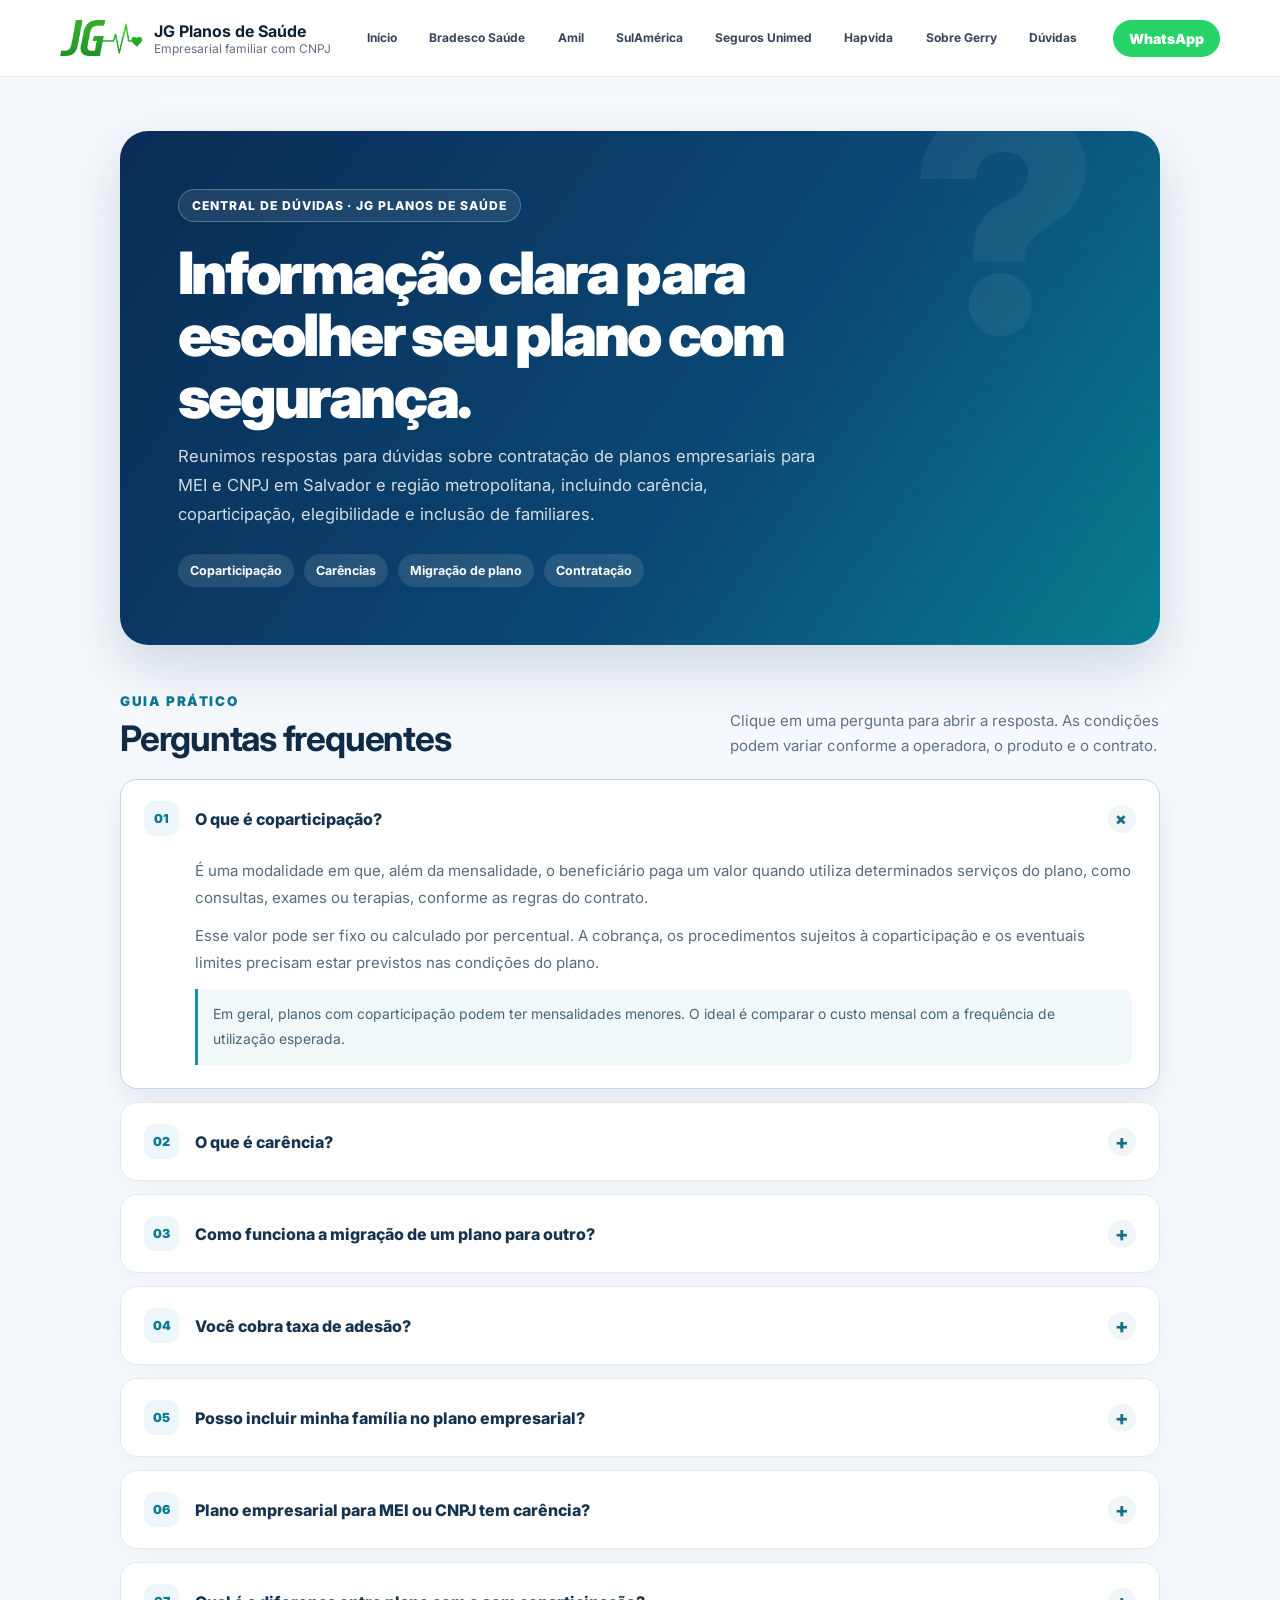
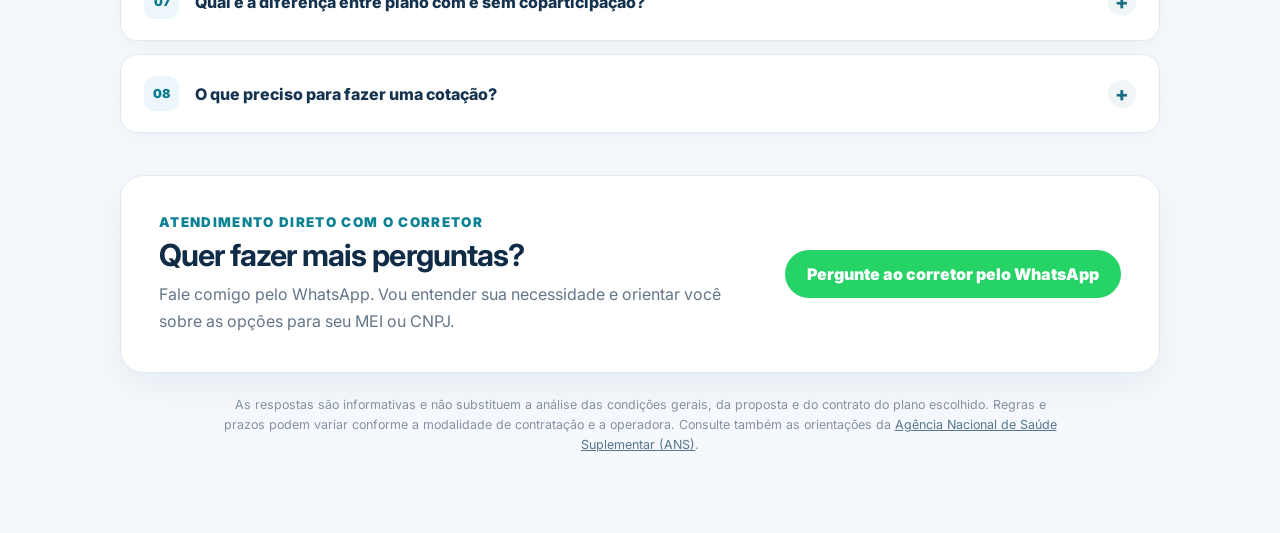
<file: faq.html>
<!DOCTYPE html>
<html lang="pt-BR">
<head>
  <meta charset="UTF-8">
  <meta name="viewport" content="width=device-width, initial-scale=1.0">
  <title>Dúvidas sobre Plano Empresarial em Salvador | JG</title>
  <meta name="description" content="Tire dúvidas sobre carência, coparticipação, MEI, CNPJ e contratação de planos de saúde empresariais em Salvador e região metropolitana.">
<link rel="canonical" href="https://jgplanosdesaude.com.br/faq.html">
<meta property="og:locale" content="pt_BR">
<meta property="og:type" content="website">
<meta property="og:site_name" content="JG Planos de Saúde">
<meta property="og:title" content="Dúvidas sobre Plano Empresarial em Salvador | JG">
<meta property="og:description" content="Tire dúvidas sobre carência, coparticipação, MEI, CNPJ e contratação de planos de saúde empresariais em Salvador e região metropolitana.">
<meta property="og:url" content="https://jgplanosdesaude.com.br/faq.html">
<meta property="og:image" content="https://jgplanosdesaude.com.br/imagens/logo-jg-header.png">
<meta name="twitter:card" content="summary_large_image">
  <link rel="preconnect" href="https://fonts.googleapis.com">
  <link rel="preconnect" href="https://fonts.gstatic.com" crossorigin>
  <link href="https://fonts.googleapis.com/css2?family=Inter:wght@400;500;600;700;800;900&display=swap" rel="stylesheet">
  <link rel="stylesheet" href="style.css?v=20261125-menu-fix">
  <link rel="stylesheet" href="hero-hospitais.css">
  <link rel="stylesheet" href="responsive.css?v=20261125-menu-fix">
  <link rel="stylesheet" href="paginas.css">
  <style>
    .faq-page{padding:54px 0 78px;background:#f5f8fc;min-height:70vh}
    .faq-wrap{width:min(100% - 40px,1040px);margin:auto}
    .faq-hero{position:relative;overflow:hidden;border-radius:28px;padding:clamp(30px,5vw,58px);background:linear-gradient(125deg,#092c55 0%,#0b4774 58%,#087e91 100%);color:#fff;box-shadow:0 22px 55px rgba(11,48,82,.16)}
    .faq-hero:after{content:"?";position:absolute;right:6%;top:-65px;font-size:310px;line-height:1;font-weight:900;color:rgba(255,255,255,.055);pointer-events:none}
    .faq-kicker{display:inline-flex;align-items:center;gap:8px;padding:8px 13px;border:1px solid rgba(255,255,255,.25);border-radius:99px;background:rgba(255,255,255,.09);font-size:.76rem;font-weight:800;letter-spacing:.08em;text-transform:uppercase}
    .faq-hero h1{max-width:720px;margin:20px 0 14px;color:#fff;font-size:clamp(2.15rem,5vw,3.65rem);line-height:1.06;letter-spacing:-.045em;font-weight:900}
    .faq-hero p{max-width:650px;margin:0;color:rgba(255,255,255,.82);font-size:1.04rem;line-height:1.75}
    .faq-meta{display:flex;gap:10px;flex-wrap:wrap;margin-top:25px}
    .faq-meta span{padding:9px 12px;border-radius:99px;background:rgba(255,255,255,.11);font-size:.78rem;font-weight:700}
    .faq-intro{display:flex;justify-content:space-between;align-items:end;gap:24px;margin:48px 0 20px}
    .faq-intro small{display:block;margin-bottom:8px;color:#0b7890;font-weight:900;letter-spacing:.12em;text-transform:uppercase}
    .faq-intro h2{margin:0;color:#102b46;font-size:clamp(1.55rem,3vw,2.2rem);letter-spacing:-.035em}
    .faq-intro p{max-width:430px;margin:0;color:#617286;line-height:1.65;font-size:.94rem}
    .faq-list{display:grid;gap:13px}
    .faq-item{overflow:hidden;border:1px solid #e1e9f1;border-radius:17px;background:#fff;box-shadow:0 7px 22px rgba(20,48,78,.035);transition:border-color .2s,box-shadow .2s}
    .faq-item[open]{border-color:#b9d7e5;box-shadow:0 12px 28px rgba(20,48,78,.07)}
    .faq-item summary{display:flex;align-items:center;gap:16px;list-style:none;cursor:pointer;padding:21px 23px;color:#15334f;font-size:1rem;font-weight:800}
    .faq-item summary::-webkit-details-marker{display:none}
    .faq-number{display:grid;place-items:center;flex:0 0 35px;width:35px;height:35px;border-radius:11px;background:#edf6fa;color:#087b91;font-size:.78rem;font-weight:900}
    .faq-question{flex:1}
    .faq-plus{display:grid;place-items:center;flex:0 0 28px;width:28px;height:28px;border-radius:50%;background:#f0f5f8;color:#1b6e83;font-size:1.25rem;line-height:1;transition:transform .2s}
    .faq-item[open] .faq-plus{transform:rotate(45deg)}
    .faq-answer{padding:0 27px 23px 74px;color:#586b7e;font-size:.94rem;line-height:1.8}
    .faq-answer p{margin:0 0 11px}
    .faq-answer p:last-child{margin-bottom:0}
    .faq-answer strong{color:#183b58}
    .faq-note{margin-top:13px;padding:13px 15px;border-left:3px solid #1b91a3;border-radius:0 10px 10px 0;background:#f1f8fa;color:#486477;font-size:.87rem}
    .faq-cta{display:flex;align-items:center;justify-content:space-between;gap:28px;margin-top:42px;padding:clamp(24px,4vw,38px);border-radius:23px;background:#fff;border:1px solid #e1e9f1;box-shadow:0 14px 36px rgba(20,48,78,.06)}
    .faq-cta-copy small{display:block;margin-bottom:7px;color:#0b8293;font-weight:900;letter-spacing:.1em;text-transform:uppercase}
    .faq-cta h2{margin:0 0 8px;color:#102b46;font-size:clamp(1.35rem,3vw,1.9rem);letter-spacing:-.03em}
    .faq-cta p{margin:0;color:#647589;line-height:1.65}
    .faq-cta .btn{flex:0 0 auto;white-space:nowrap}
    .faq-disclaimer{margin:22px auto 0;max-width:850px;color:#8492a2;font-size:.78rem;line-height:1.6;text-align:center}
    .faq-disclaimer a{color:#58768c;text-decoration:underline}
    @media(max-width:700px){
      .faq-page{padding:28px 0 48px}.faq-wrap{width:calc(100% - 28px)}
      .faq-hero{border-radius:22px}.faq-hero:after{right:-20px;top:-25px;font-size:210px}
      .faq-intro{display:block;margin:35px 0 18px}.faq-intro p{margin-top:10px}
      .faq-item summary{padding:17px 15px;gap:11px;font-size:.92rem}
      .faq-number{flex-basis:31px;width:31px;height:31px}
      .faq-answer{padding:0 17px 19px 57px;font-size:.9rem}
      .faq-cta{align-items:stretch;flex-direction:column;border-radius:19px}
      .faq-cta .btn{width:100%;text-align:center;white-space:normal}
    }
  </style>
<!-- Google Tag Manager -->
<script>(function(w,d,s,l,i){w[l]=w[l]||[];w[l].push({'gtm.start':new Date().getTime(),event:'gtm.js'});var f=d.getElementsByTagName(s)[0],j=d.createElement(s),dl=l!='dataLayer'?'&l='+l:'';j.async=true;j.src='https://www.googletagmanager.com/gtm.js?id='+i+dl;f.parentNode.insertBefore(j,f);})(window,document,'script','dataLayer','GTM-NKNN2KNC');</script>
<!-- End Google Tag Manager -->
<script src="site-enhancements.js" defer></script>
</head>
<body>
<header class="topbar"><div class="container nav">
  <a class="brand" href="index.html" aria-label="JG Planos de Saúde"><img class="brand-logo-img" src="imagens/logo-jg-header.png" alt="Logomarca JG Planos de Saúde"><span><strong>JG Planos de Saúde</strong><small>Empresarial familiar com CNPJ</small></span></a>
  <nav class="menu" aria-label="Menu principal">
    <a href="index.html">Início</a><a href="bradesco.html">Bradesco Saúde</a><a href="amil.html">Amil</a><a href="sulamerica.html">SulAmérica</a><a href="unimed.html">Seguros Unimed</a><a href="hapvida.html">Hapvida</a><a href="sobre.html">Sobre Gerry</a><a href="faq.html" aria-current="page">Dúvidas</a>
  </nav>
  <a class="btn btn-whatsapp btn-small" href="https://wa.me/5571981181395?text=Ol%C3%A1%2C%20Gerry!%20Quero%20uma%20cota%C3%A7%C3%A3o%20de%20plano%20empresarial%20familiar." target="_blank" rel="noopener">WhatsApp</a>
</div></header>

<main class="faq-page">
  <div class="faq-wrap">
    <section class="faq-hero">
      <span class="faq-kicker">Central de dúvidas · JG Planos de Saúde</span>
      <h1>Informação clara para escolher seu plano com segurança.</h1>
      <p>Reunimos respostas para dúvidas sobre contratação de planos empresariais para MEI e CNPJ em Salvador e região metropolitana, incluindo carência, coparticipação, elegibilidade e inclusão de familiares.</p>
      <div class="faq-meta"><span>Coparticipação</span><span>Carências</span><span>Migração de plano</span><span>Contratação</span></div>
    </section>

    <div class="faq-intro">
      <div><small>Guia prático</small><h2>Perguntas frequentes</h2></div>
      <p>Clique em uma pergunta para abrir a resposta. As condições podem variar conforme a operadora, o produto e o contrato.</p>
    </div>

    <section class="faq-list" aria-label="Perguntas e respostas">
      <details class="faq-item" open>
        <summary><span class="faq-number">01</span><span class="faq-question">O que é coparticipação?</span><span class="faq-plus">+</span></summary>
        <div class="faq-answer">
          <p>É uma modalidade em que, além da mensalidade, o beneficiário paga um valor quando utiliza determinados serviços do plano, como consultas, exames ou terapias, conforme as regras do contrato.</p>
          <p>Esse valor pode ser fixo ou calculado por percentual. A cobrança, os procedimentos sujeitos à coparticipação e os eventuais limites precisam estar previstos nas condições do plano.</p>
          <div class="faq-note">Em geral, planos com coparticipação podem ter mensalidades menores. O ideal é comparar o custo mensal com a frequência de utilização esperada.</div>
        </div>
      </details>

      <details class="faq-item">
        <summary><span class="faq-number">02</span><span class="faq-question">O que é carência?</span><span class="faq-plus">+</span></summary>
        <div class="faq-answer">
          <p>Carência é o período que o beneficiário precisa aguardar, após a contratação, para ter acesso a determinadas coberturas do plano. Durante esse prazo, a mensalidade é paga normalmente, mas alguns atendimentos ainda podem não estar liberados.</p>
          <p>Os prazos dependem do tipo de contratação, do número de beneficiários, do produto e das condições negociadas. Como referência legal para planos regulamentados, os limites máximos gerais são de 24 horas para urgência e emergência, 180 dias para os demais procedimentos e 300 dias para parto a termo.</p>
          <div class="faq-note">Em contratos empresariais com até 29 beneficiários pode haver carências. Em contratos com 30 ou mais, há hipótese de isenção quando o ingresso ocorre dentro do prazo previsto pela ANS. É necessário analisar cada contratação.</div>
        </div>
      </details>

      <details class="faq-item">
        <summary><span class="faq-number">03</span><span class="faq-question">Como funciona a migração de um plano para outro?</span><span class="faq-plus">+</span></summary>
        <div class="faq-answer">
          <p>No dia a dia, muita gente usa a palavra “migração” para falar da troca de plano. Mas existem situações diferentes: mudança de produto dentro da mesma operadora, contratação de outro plano ou <strong>portabilidade de carências</strong>.</p>
          <p>Na portabilidade, o beneficiário pode mudar para outro plano sem cumprir novamente carências ou cobertura parcial temporária, desde que atenda aos requisitos da ANS, como regras de permanência, compatibilidade entre os planos e situação de pagamento.</p>
          <p>Antes de cancelar o plano atual, é importante verificar a elegibilidade, a documentação e a data de início do novo contrato. Assim, você evita ficar sem cobertura durante a transição.</p>
          <div class="faq-note">Cada caso precisa ser avaliado individualmente. A troca de plano não significa, automaticamente, aproveitamento de todas as carências.</div>
        </div>
      </details>

      <details class="faq-item">
        <summary><span class="faq-number">04</span><span class="faq-question">Você cobra taxa de adesão?</span><span class="faq-plus">+</span></summary>
        <div class="faq-answer">
          <p><strong>Não cobramos taxa de adesão na maioria das contratações.</strong> Nosso atendimento e orientação para cotação fazem parte do serviço de corretagem.</p>
          <p>Em poucos casos específicos, pode existir alguma cobrança relacionada às condições comerciais da operadora ou da administradora responsável pelo produto. Se isso acontecer, a informação é apresentada com clareza antes de qualquer contratação.</p>
        </div>
      </details>

      <details class="faq-item">
        <summary><span class="faq-number">05</span><span class="faq-question">Posso incluir minha família no plano empresarial?</span><span class="faq-plus">+</span></summary>
        <div class="faq-answer">
          <p>Em muitos produtos empresariais é possível incluir familiares, como cônjuge e filhos, e alguns planos também aceitam outros graus de parentesco. Isso depende das regras de elegibilidade de cada operadora.</p>
          <p>Na cotação, verificamos quem pode entrar no contrato, a quantidade mínima de vidas, os documentos necessários e as condições para MEI ou CNPJ.</p>
        </div>
      </details>

      <details class="faq-item">
        <summary><span class="faq-number">06</span><span class="faq-question">Plano empresarial para MEI ou CNPJ tem carência?</span><span class="faq-plus">+</span></summary>
        <div class="faq-answer">
          <p>Pode ter. Em contratos coletivos empresariais com até 29 beneficiários, a operadora pode aplicar carências, conforme as regras do produto e da legislação. Para contratos com 30 ou mais beneficiários, a ANS prevê isenção em determinadas condições, inclusive quanto ao prazo de ingresso.</p>
          <p>Também podem existir condições comerciais específicas de redução ou aproveitamento de carências. Por isso, é importante analisar o plano escolhido e o histórico do beneficiário antes de fechar a contratação.</p>
        </div>
      </details>

      <details class="faq-item">
        <summary><span class="faq-number">07</span><span class="faq-question">Qual é a diferença entre plano com e sem coparticipação?</span><span class="faq-plus">+</span></summary>
        <div class="faq-answer">
          <p>No plano sem coparticipação, normalmente o beneficiário paga a mensalidade contratada, sem cobrança adicional por cada utilização coberta, ressalvadas as condições específicas do contrato.</p>
          <p>No plano com coparticipação, além da mensalidade, pode haver cobrança quando determinados serviços são utilizados. A melhor opção depende do orçamento, da rede, da frequência de uso e das regras de cobrança de cada produto.</p>
        </div>
      </details>

      <details class="faq-item">
        <summary><span class="faq-number">08</span><span class="faq-question">O que preciso para fazer uma cotação?</span><span class="faq-plus">+</span></summary>
        <div class="faq-answer">
          <p>Geralmente, precisamos saber a cidade de atendimento, a quantidade de pessoas, as idades dos beneficiários e se a empresa possui MEI ou outro tipo de CNPJ.</p>
          <p>Com essas informações, podemos avaliar as opções disponíveis, comparar redes credenciadas, coberturas, valores e regras de contratação. A documentação é solicitada conforme a operadora e o produto escolhido.</p>
        </div>
      </details>
    </section>

    <section class="faq-cta">
      <div class="faq-cta-copy">
        <small>Atendimento direto com o corretor</small>
        <h2>Quer fazer mais perguntas?</h2>
        <p>Fale comigo pelo WhatsApp. Vou entender sua necessidade e orientar você sobre as opções para seu MEI ou CNPJ.</p>
      </div>
      <a class="btn btn-whatsapp" href="https://wa.me/5571981181395?text=Ol%C3%A1%2C%20Gerry!%20Li%20as%20perguntas%20frequentes%20do%20site%20e%20quero%20fazer%20mais%20perguntas%20sobre%20plano%20de%20sa%C3%BAde." target="_blank" rel="noopener">Pergunte ao corretor pelo WhatsApp</a>
    </section>

    <p class="faq-disclaimer">As respostas são informativas e não substituem a análise das condições gerais, da proposta e do contrato do plano escolhido. Regras e prazos podem variar conforme a modalidade de contratação e a operadora. Consulte também as orientações da <a href="https://www.gov.br/ans/pt-br" target="_blank" rel="noopener">Agência Nacional de Saúde Suplementar (ANS)</a>.</p>
  </div>
</main>
</body>
</html>
</file>
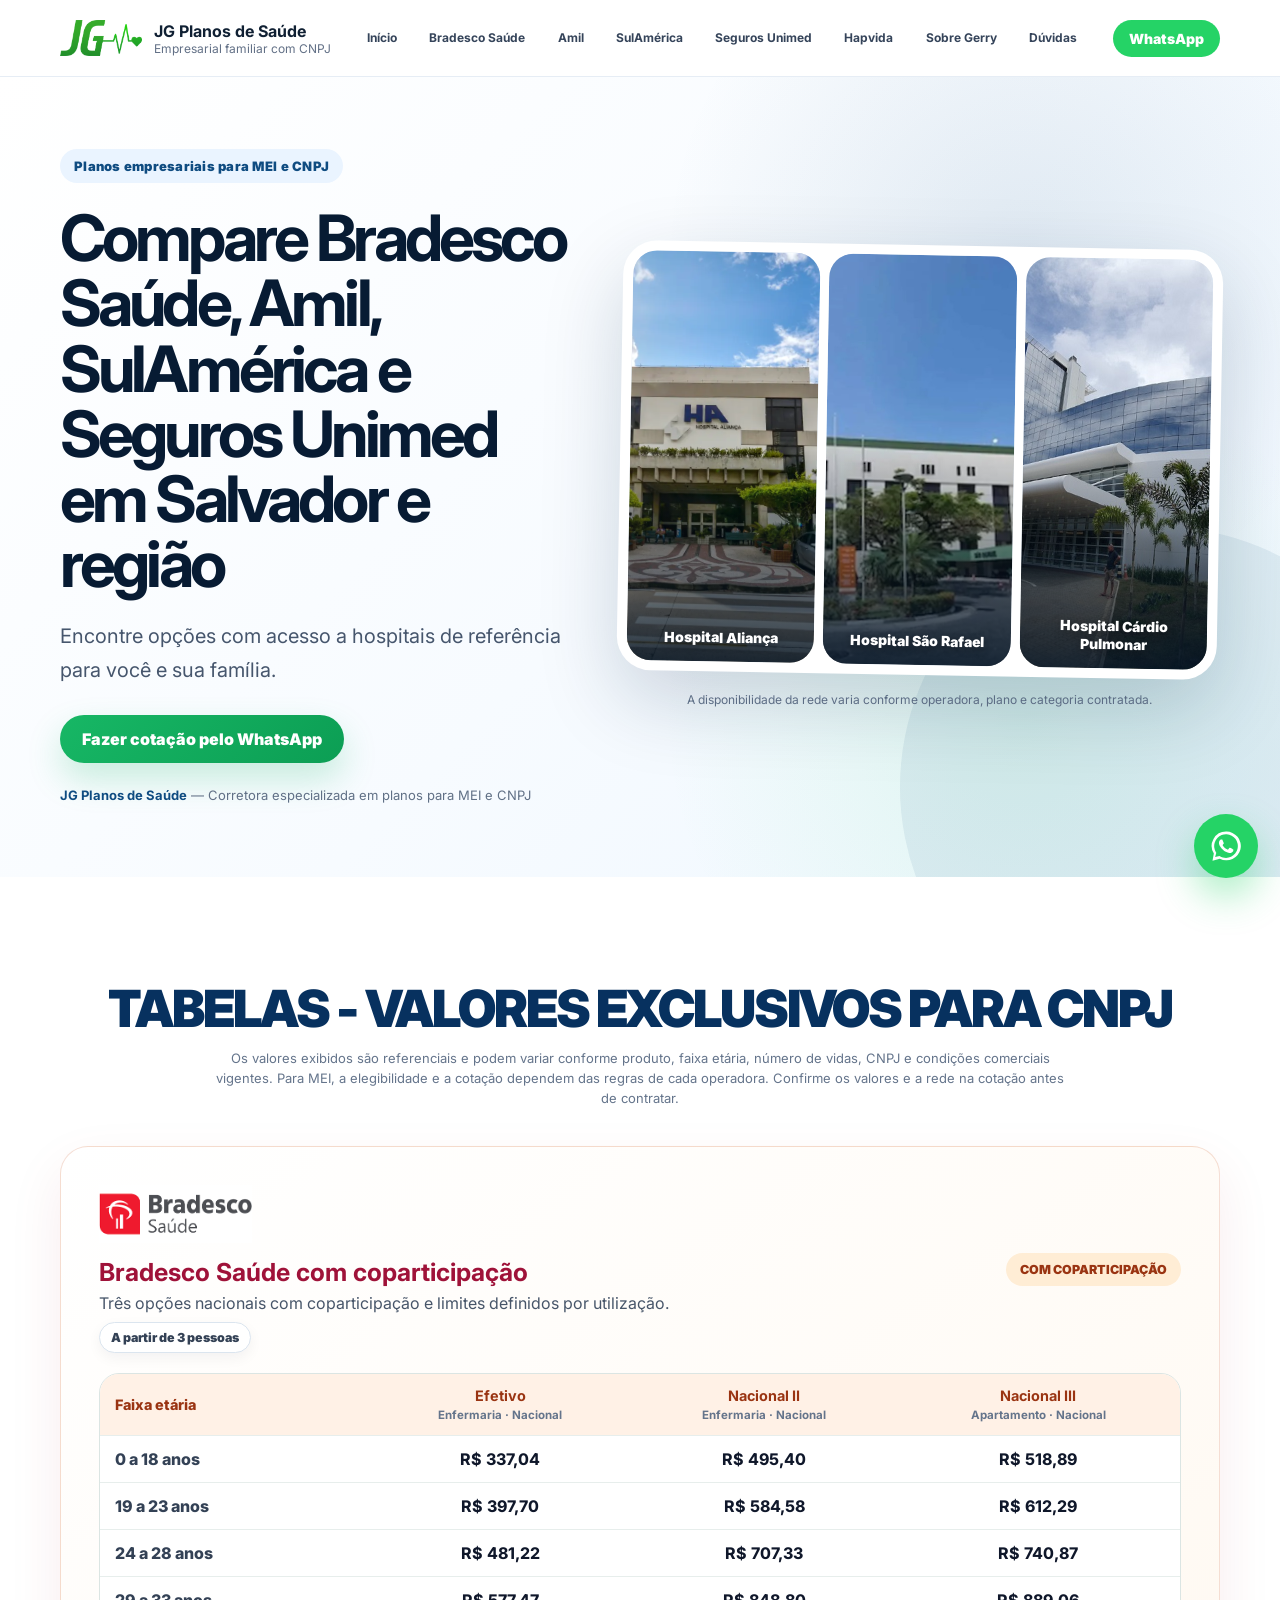
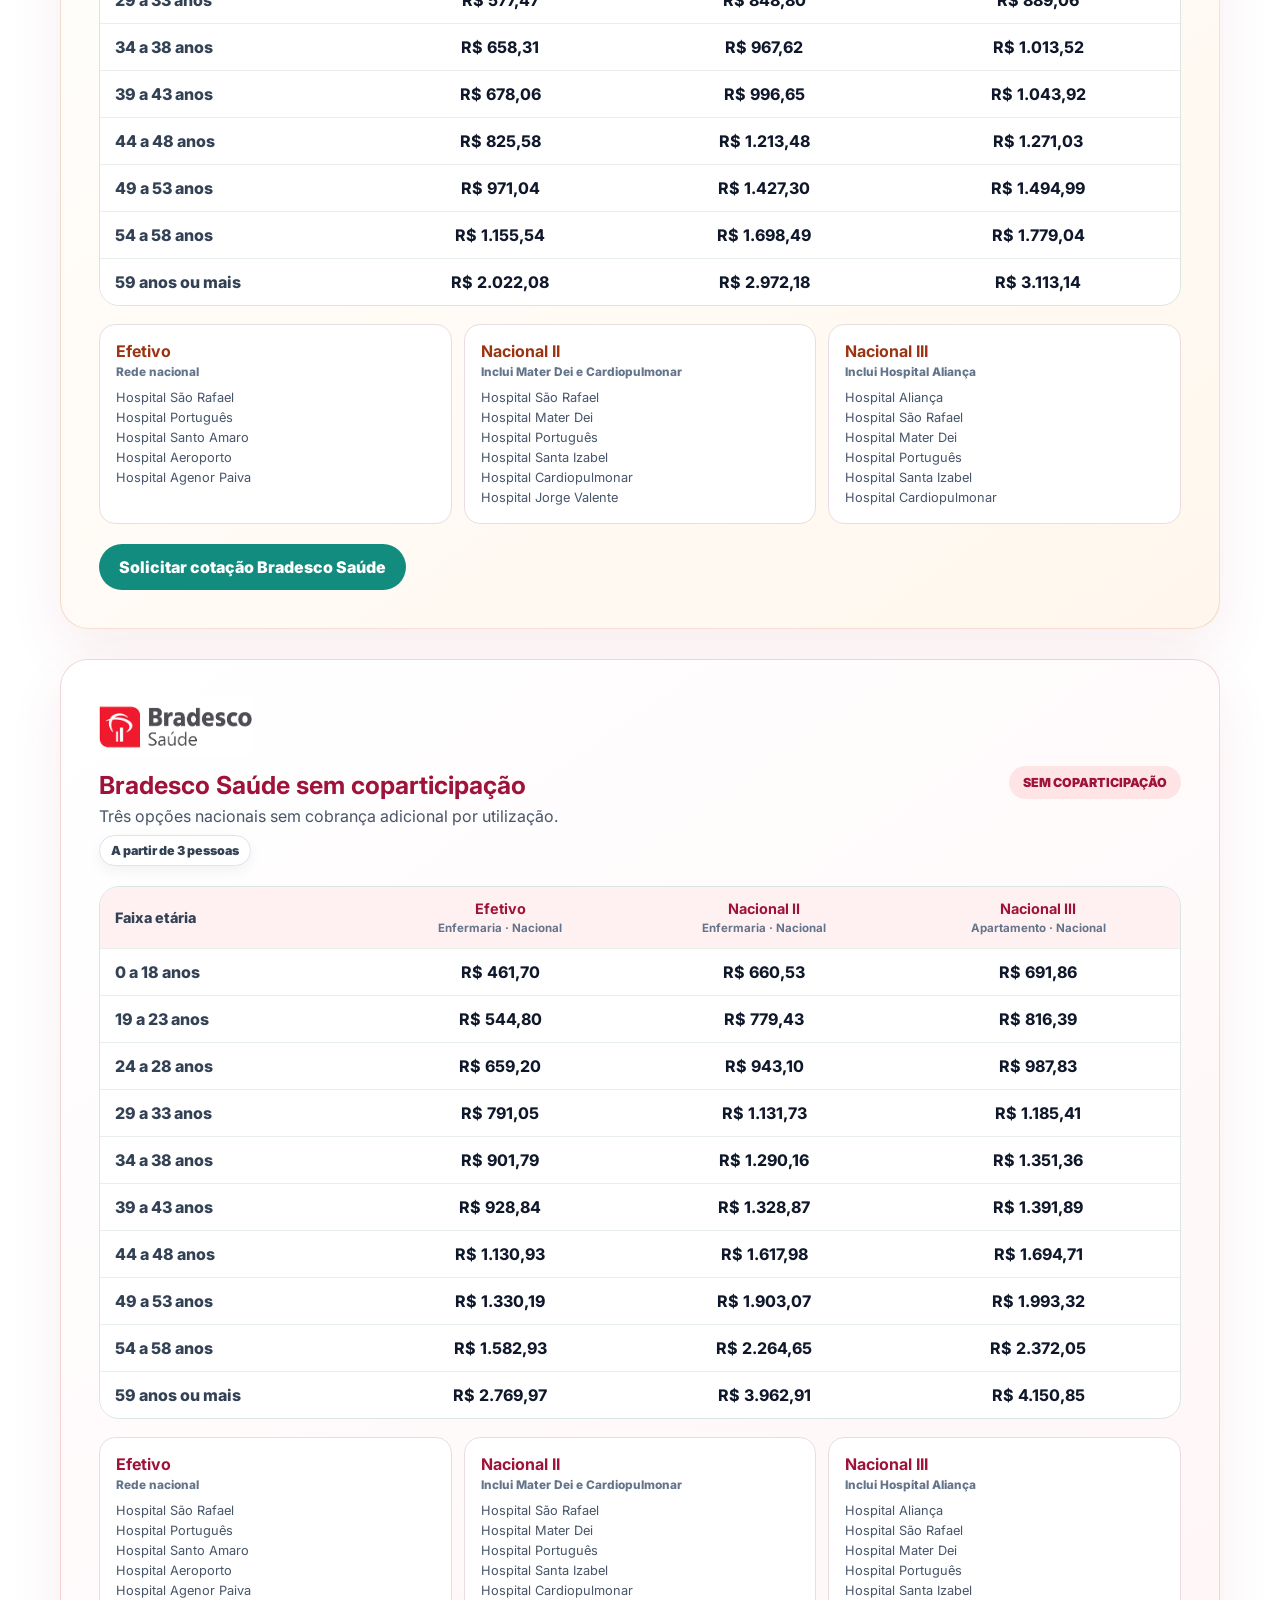
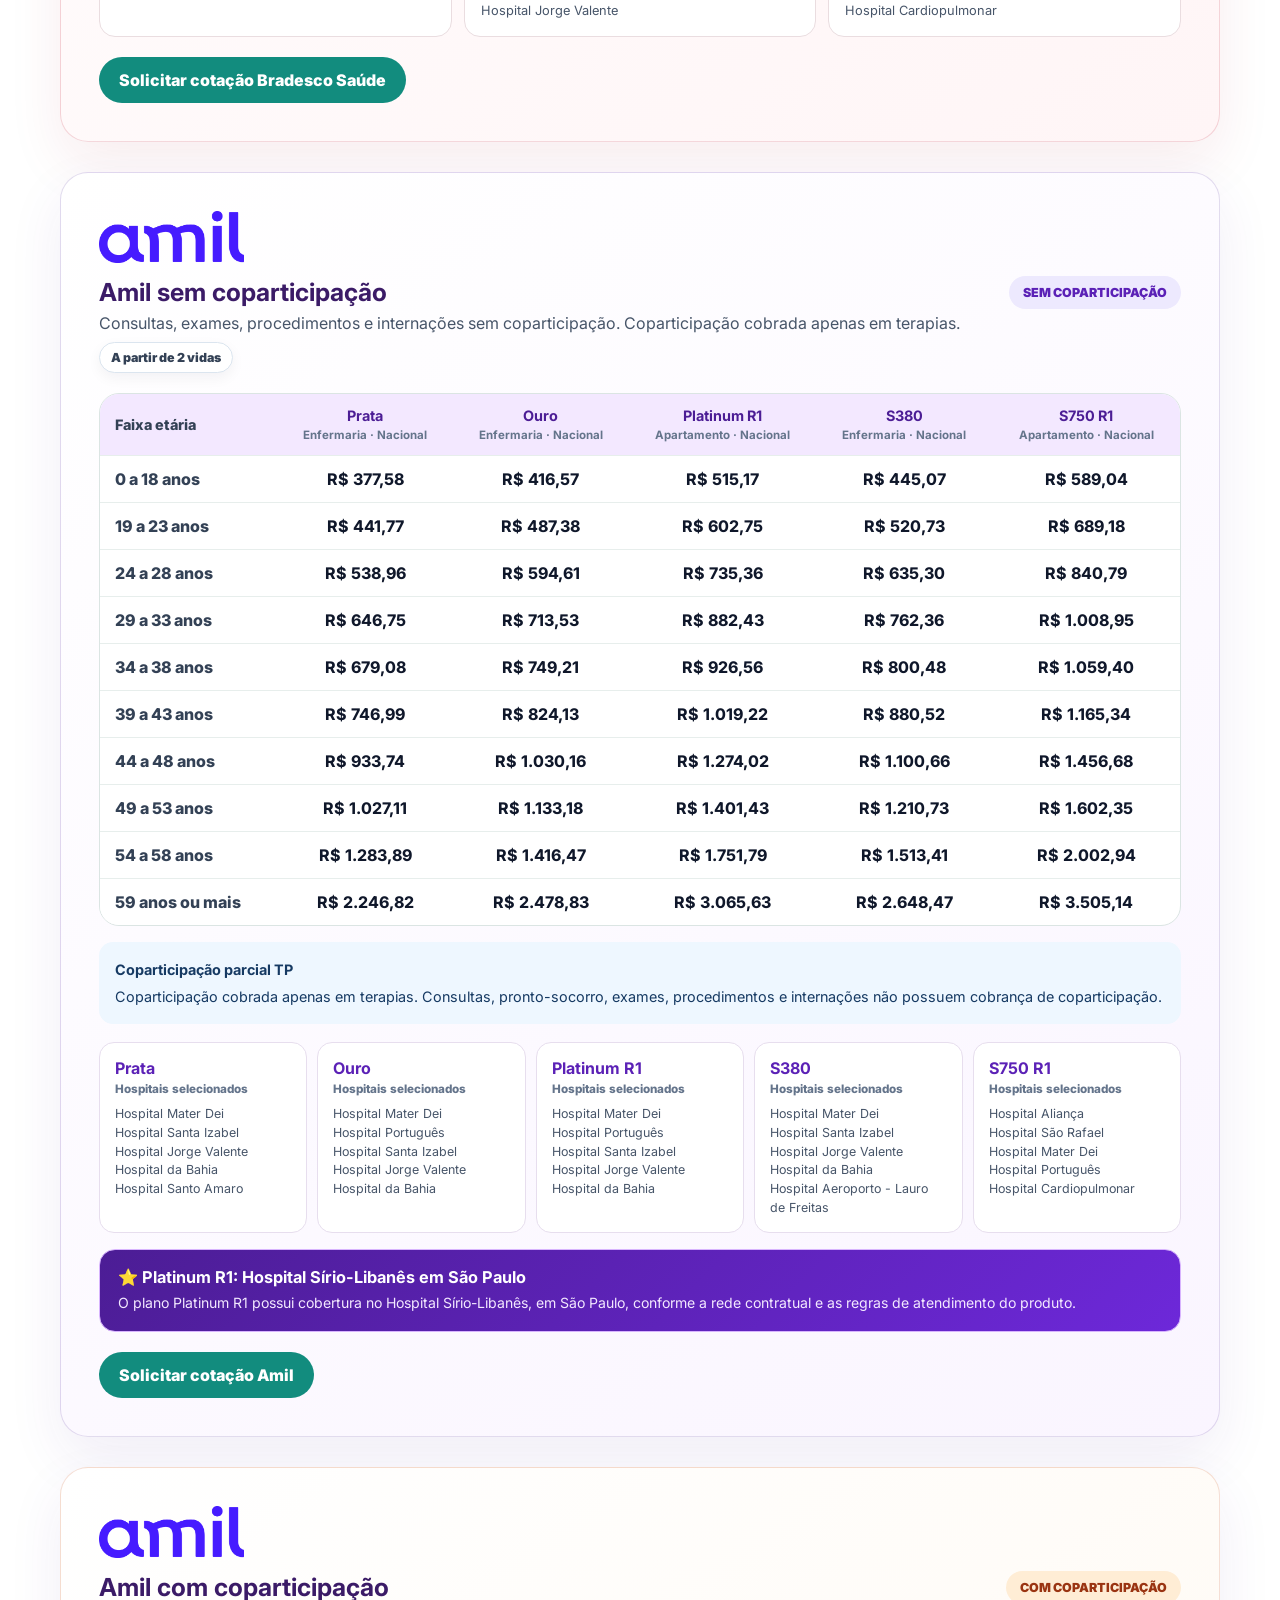
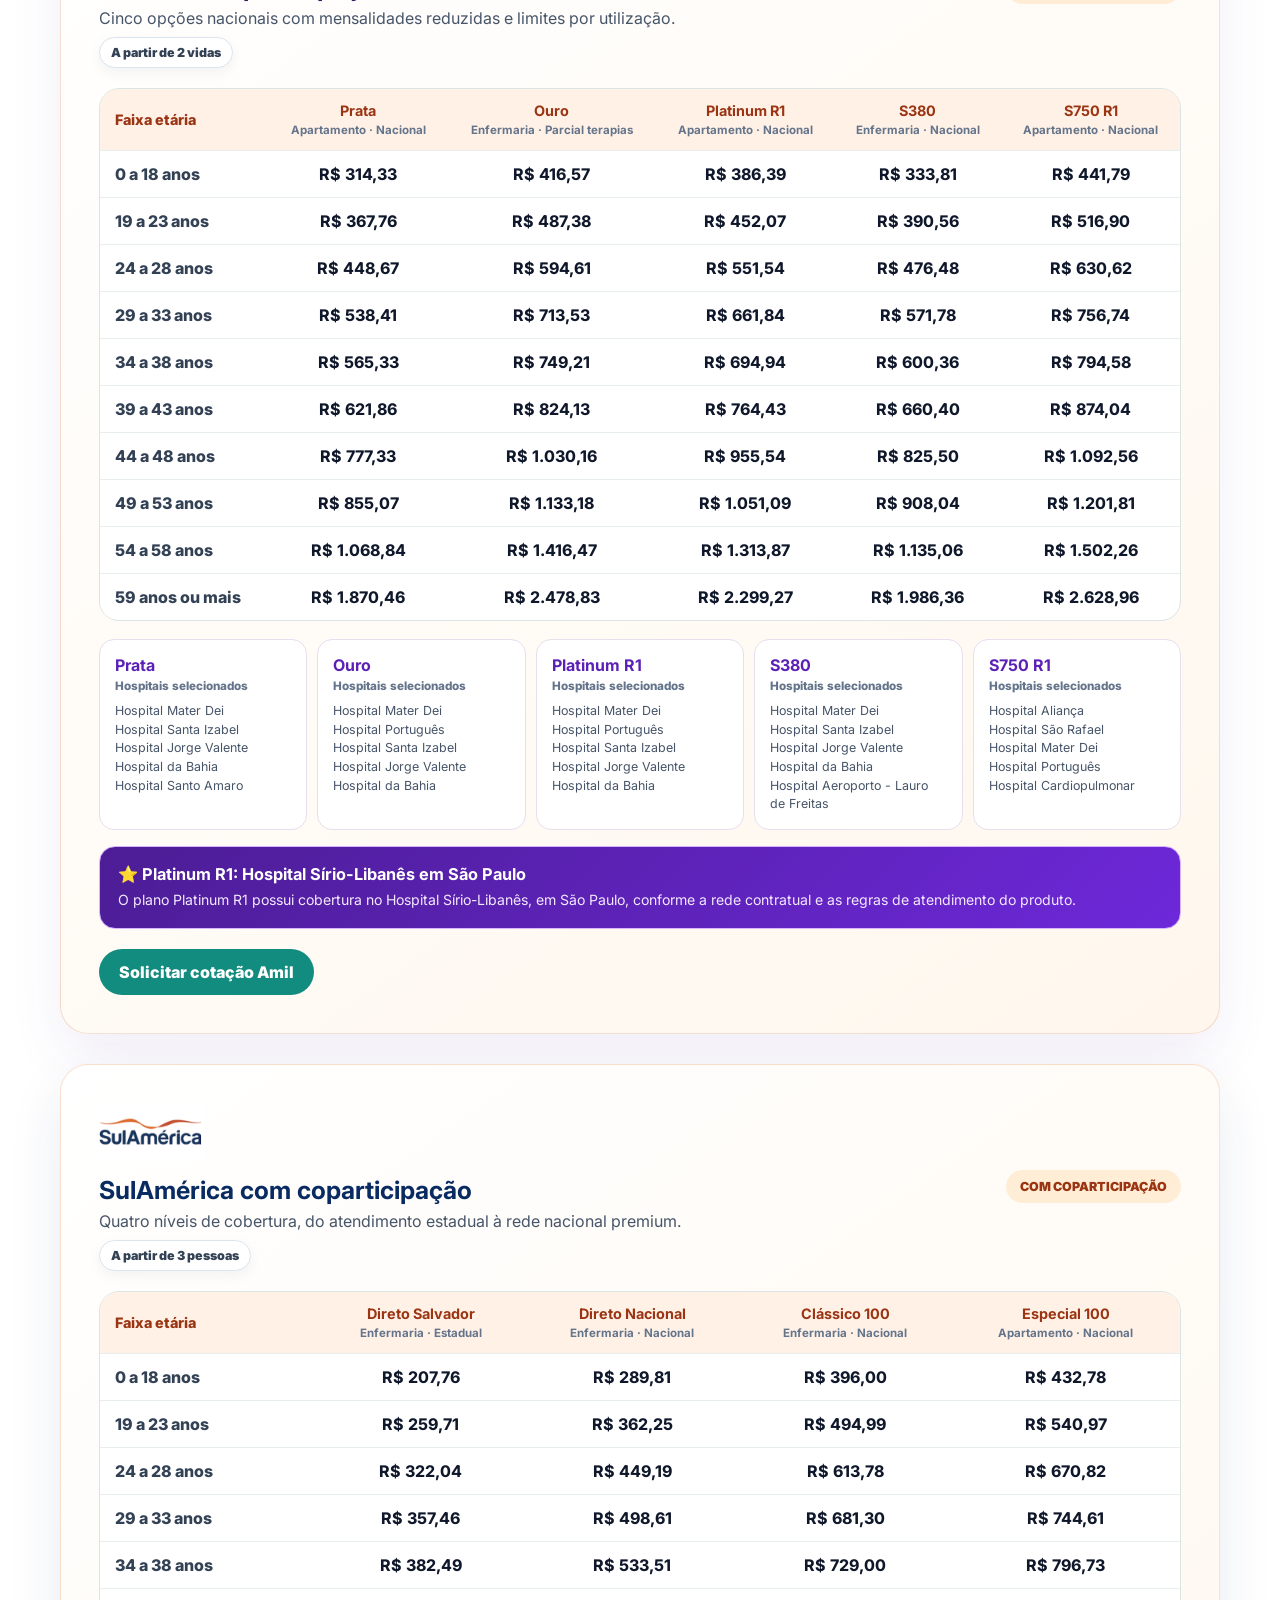
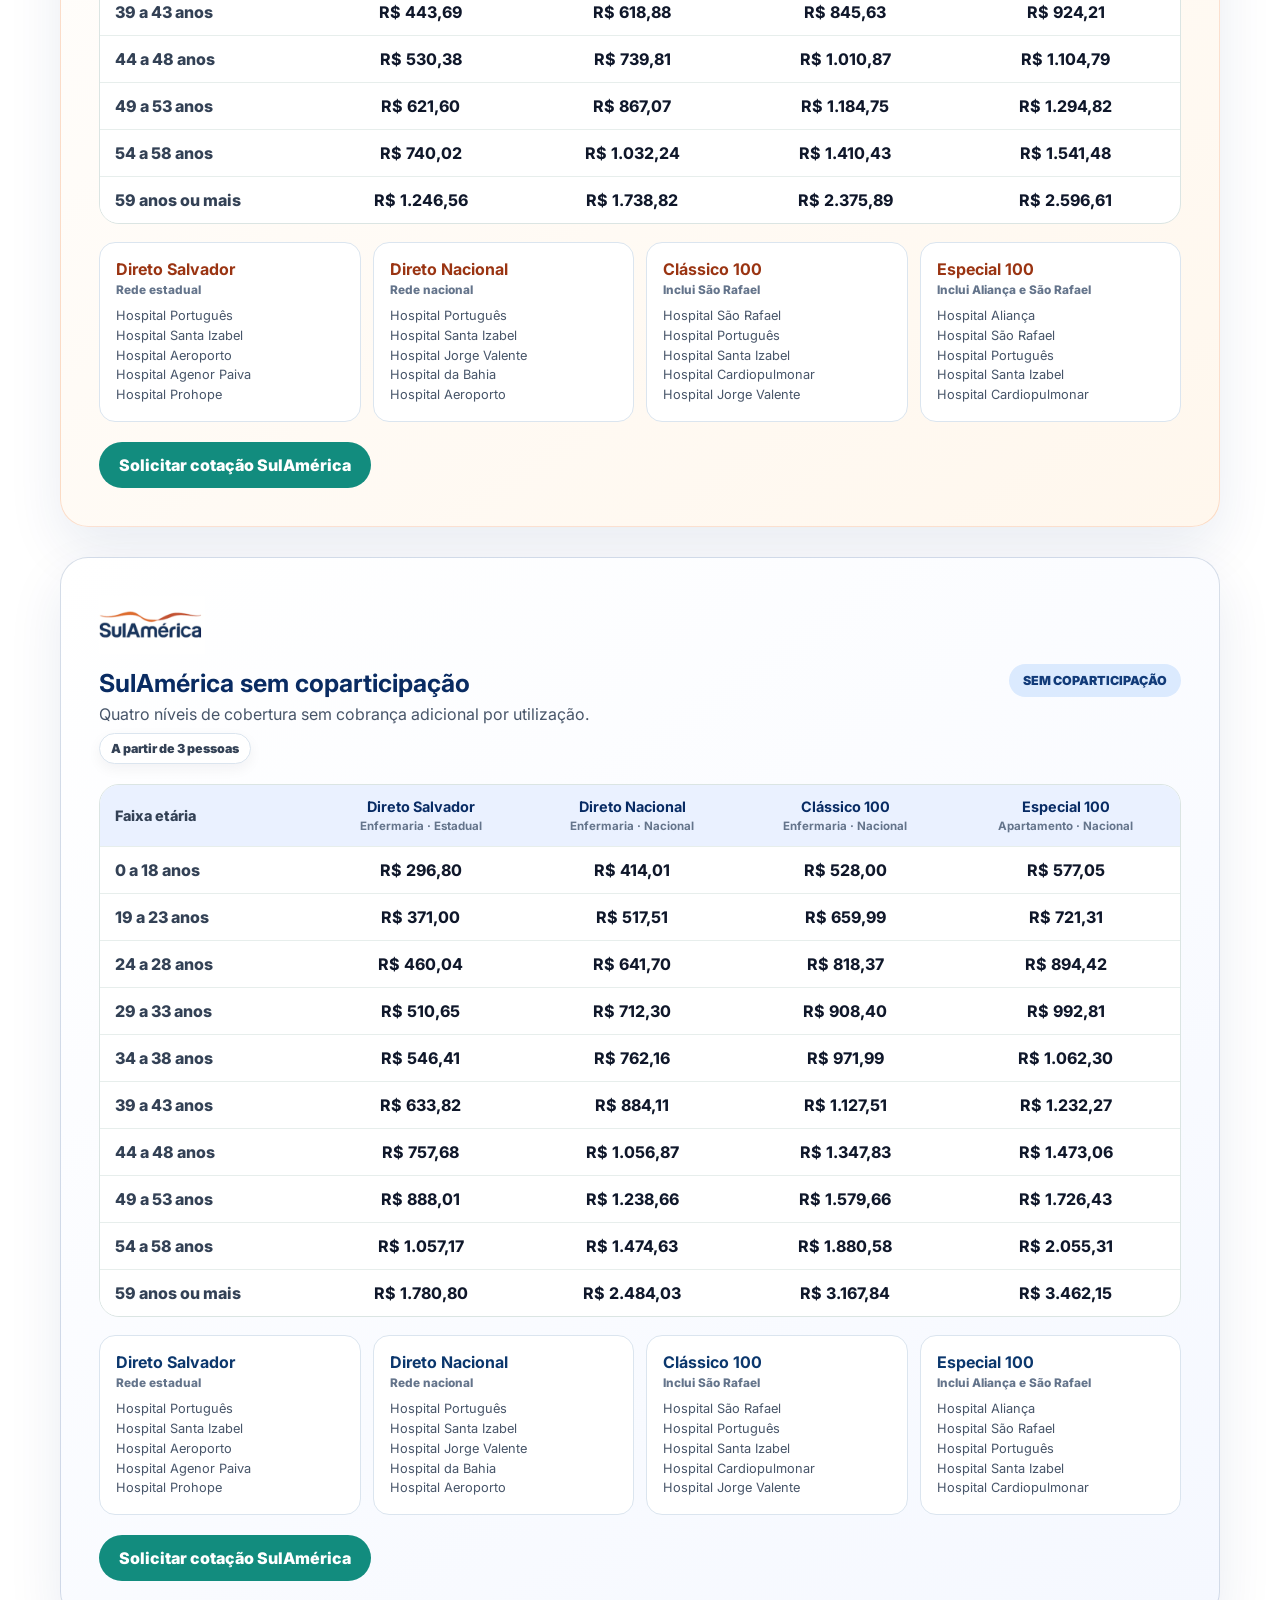
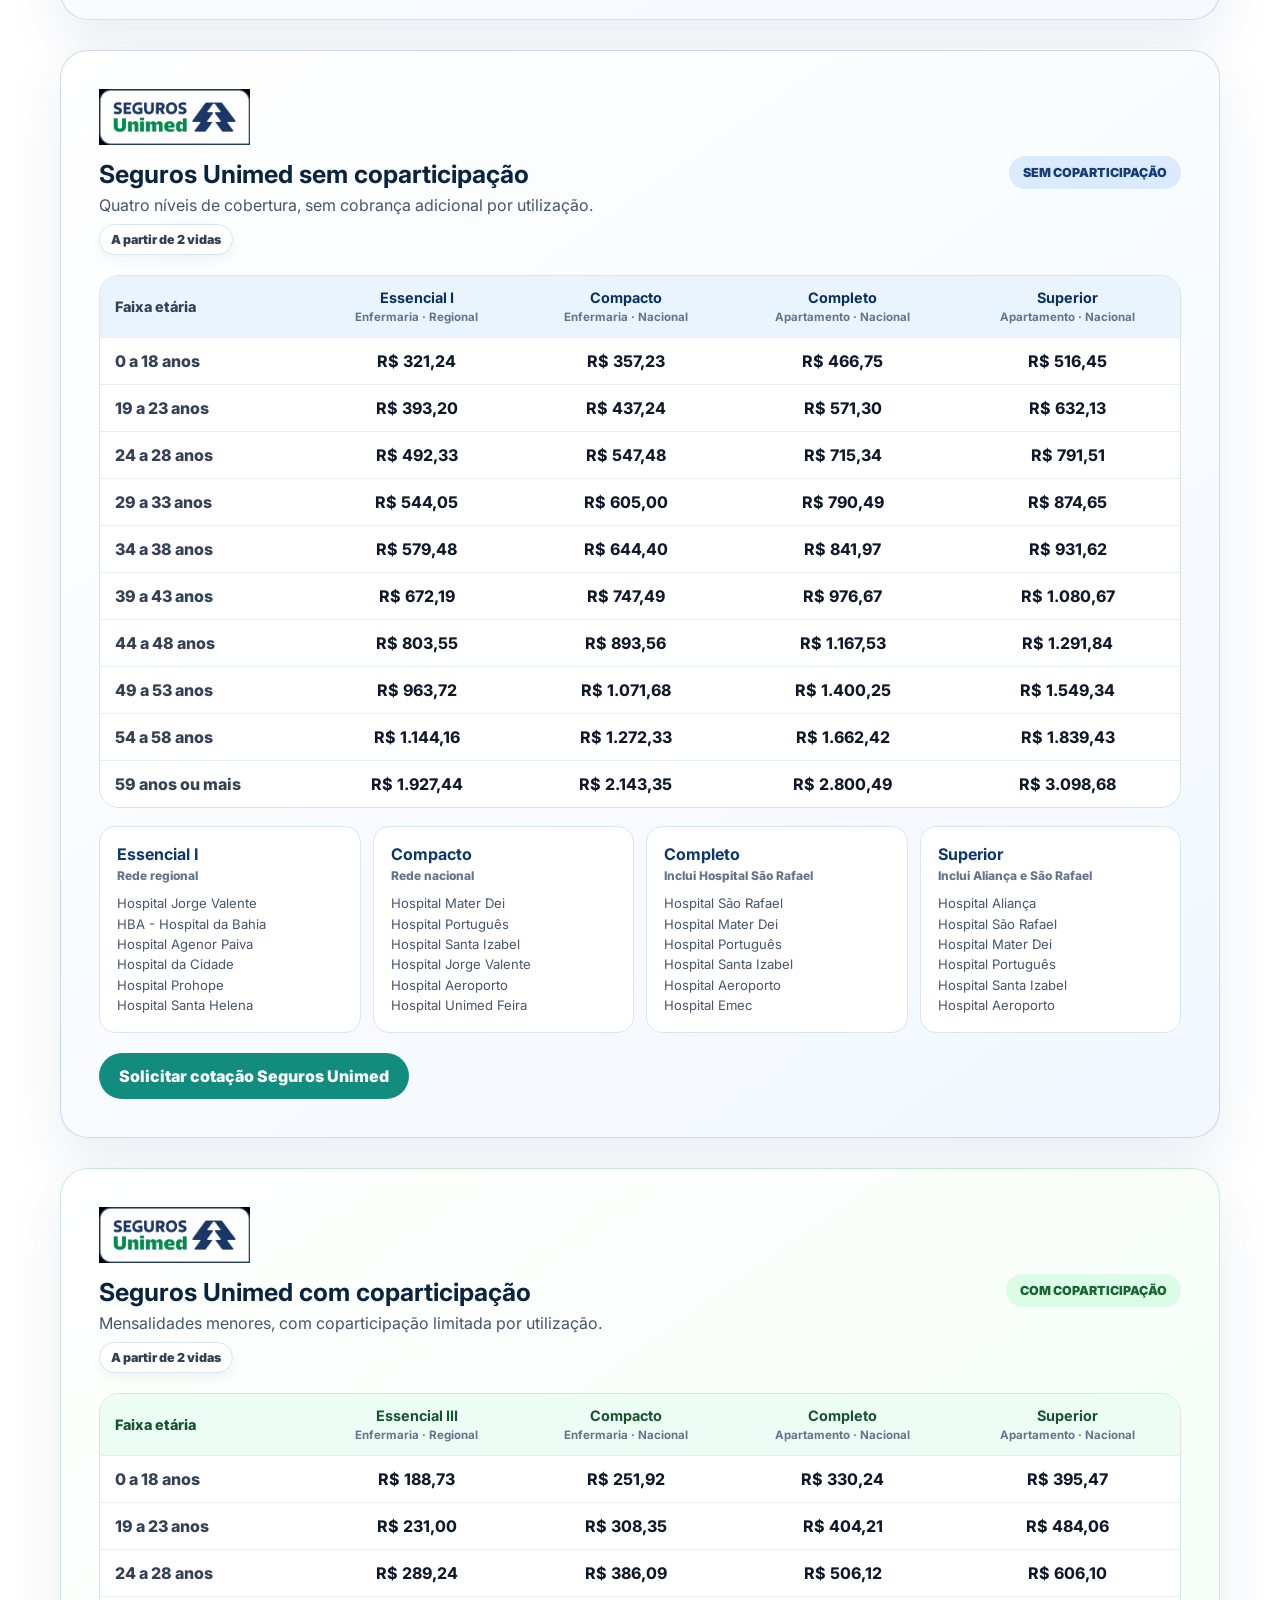
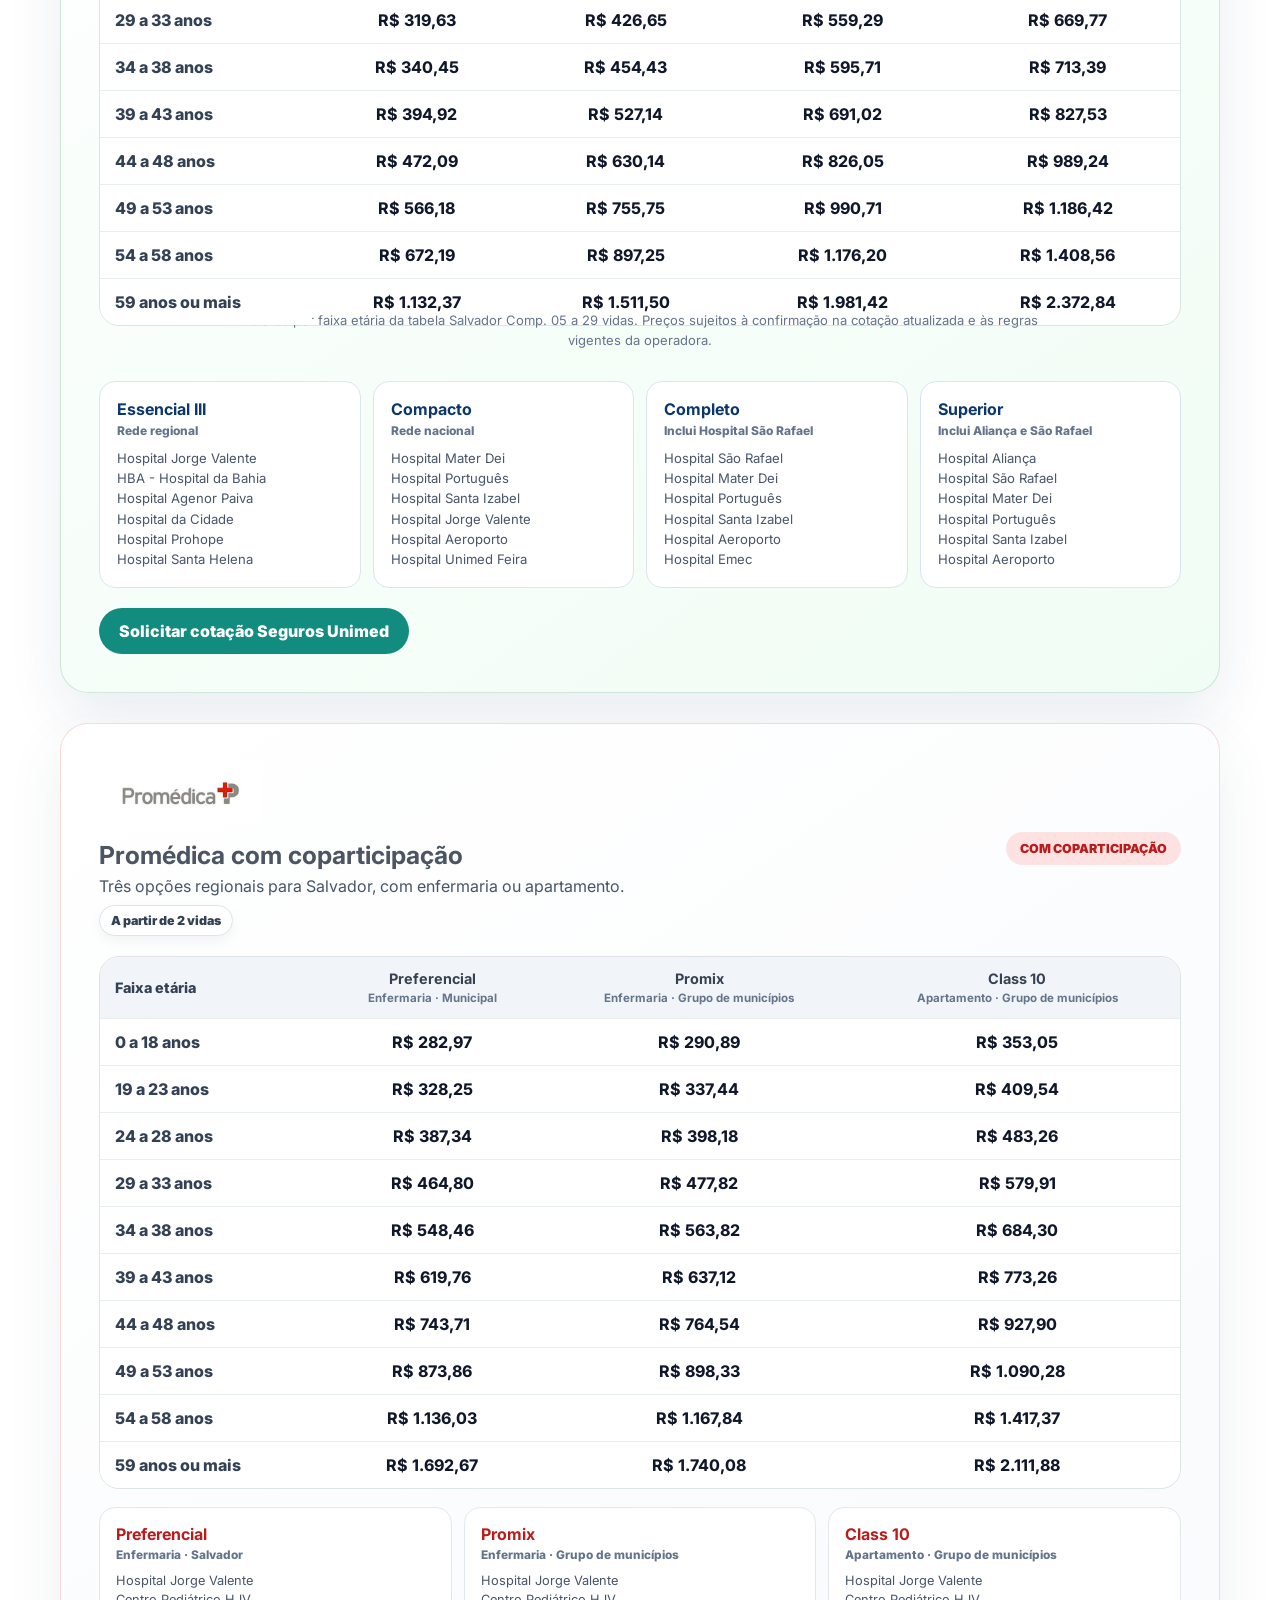
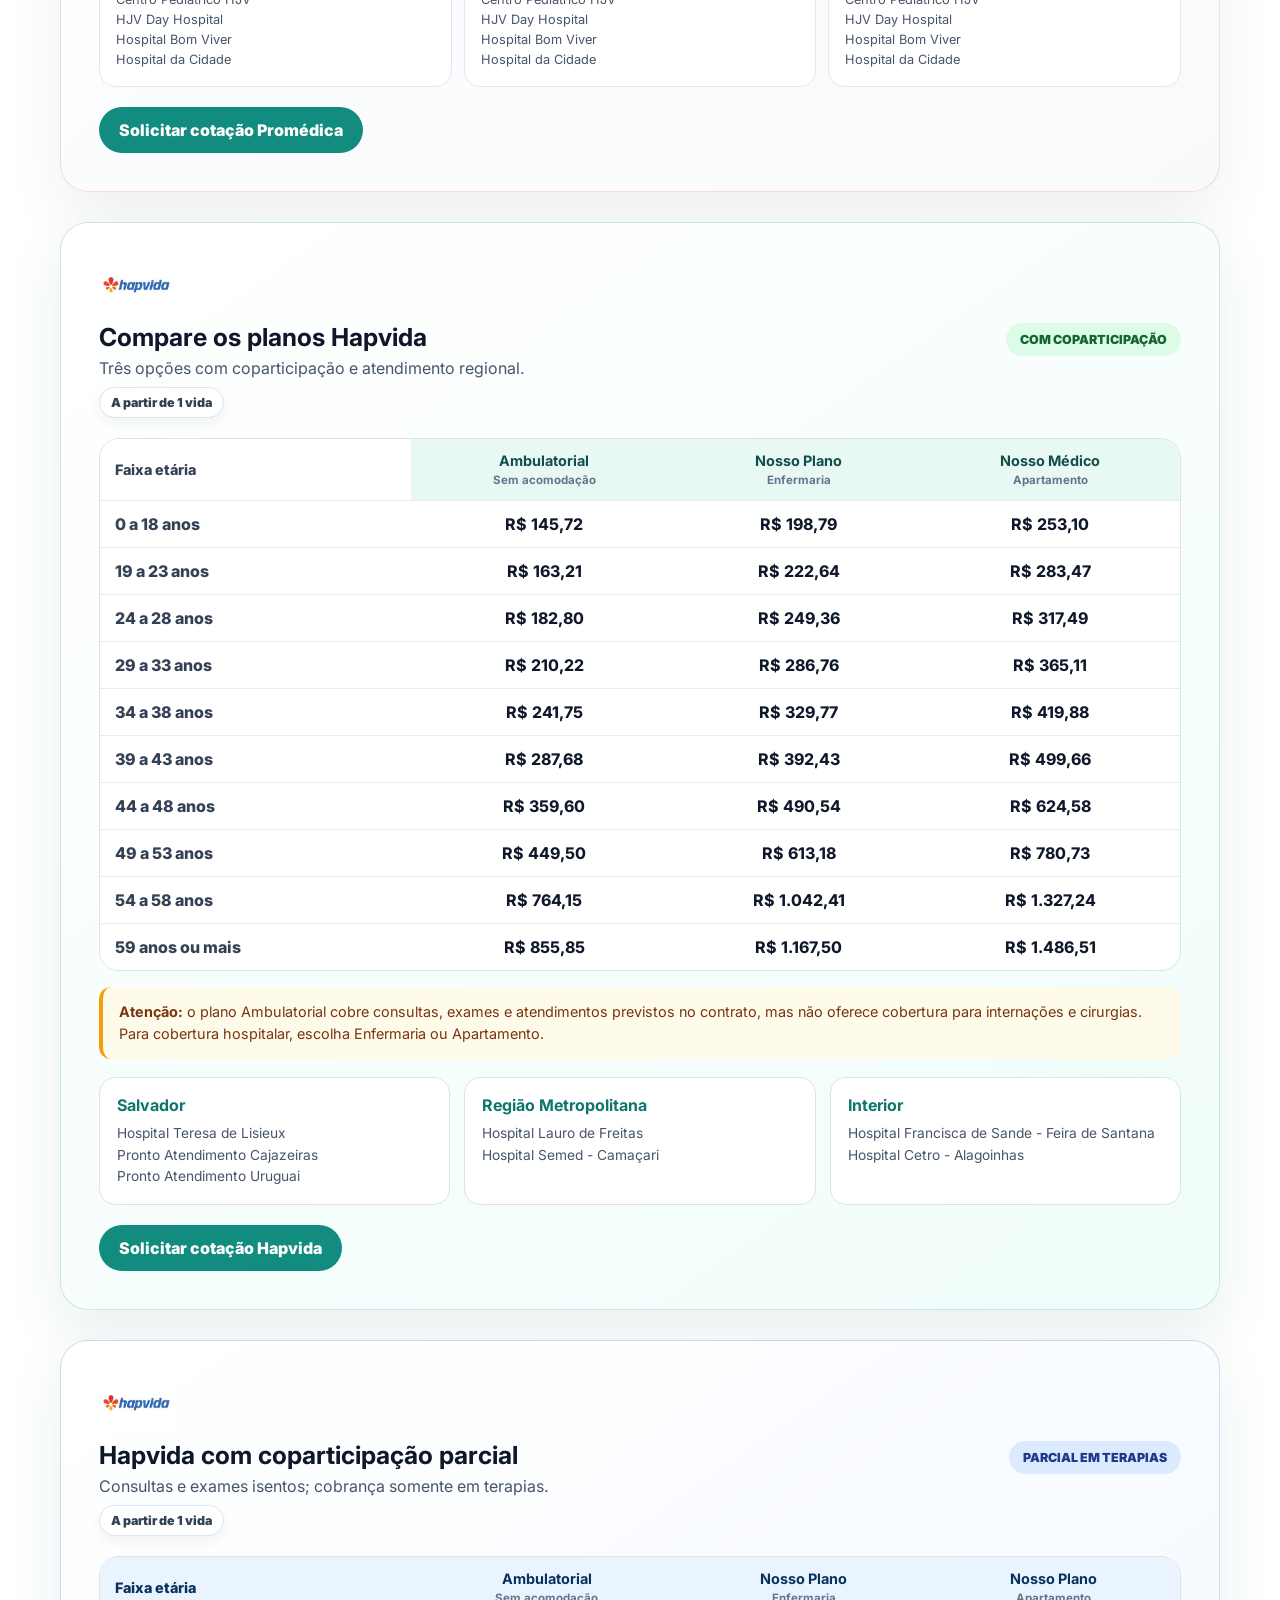
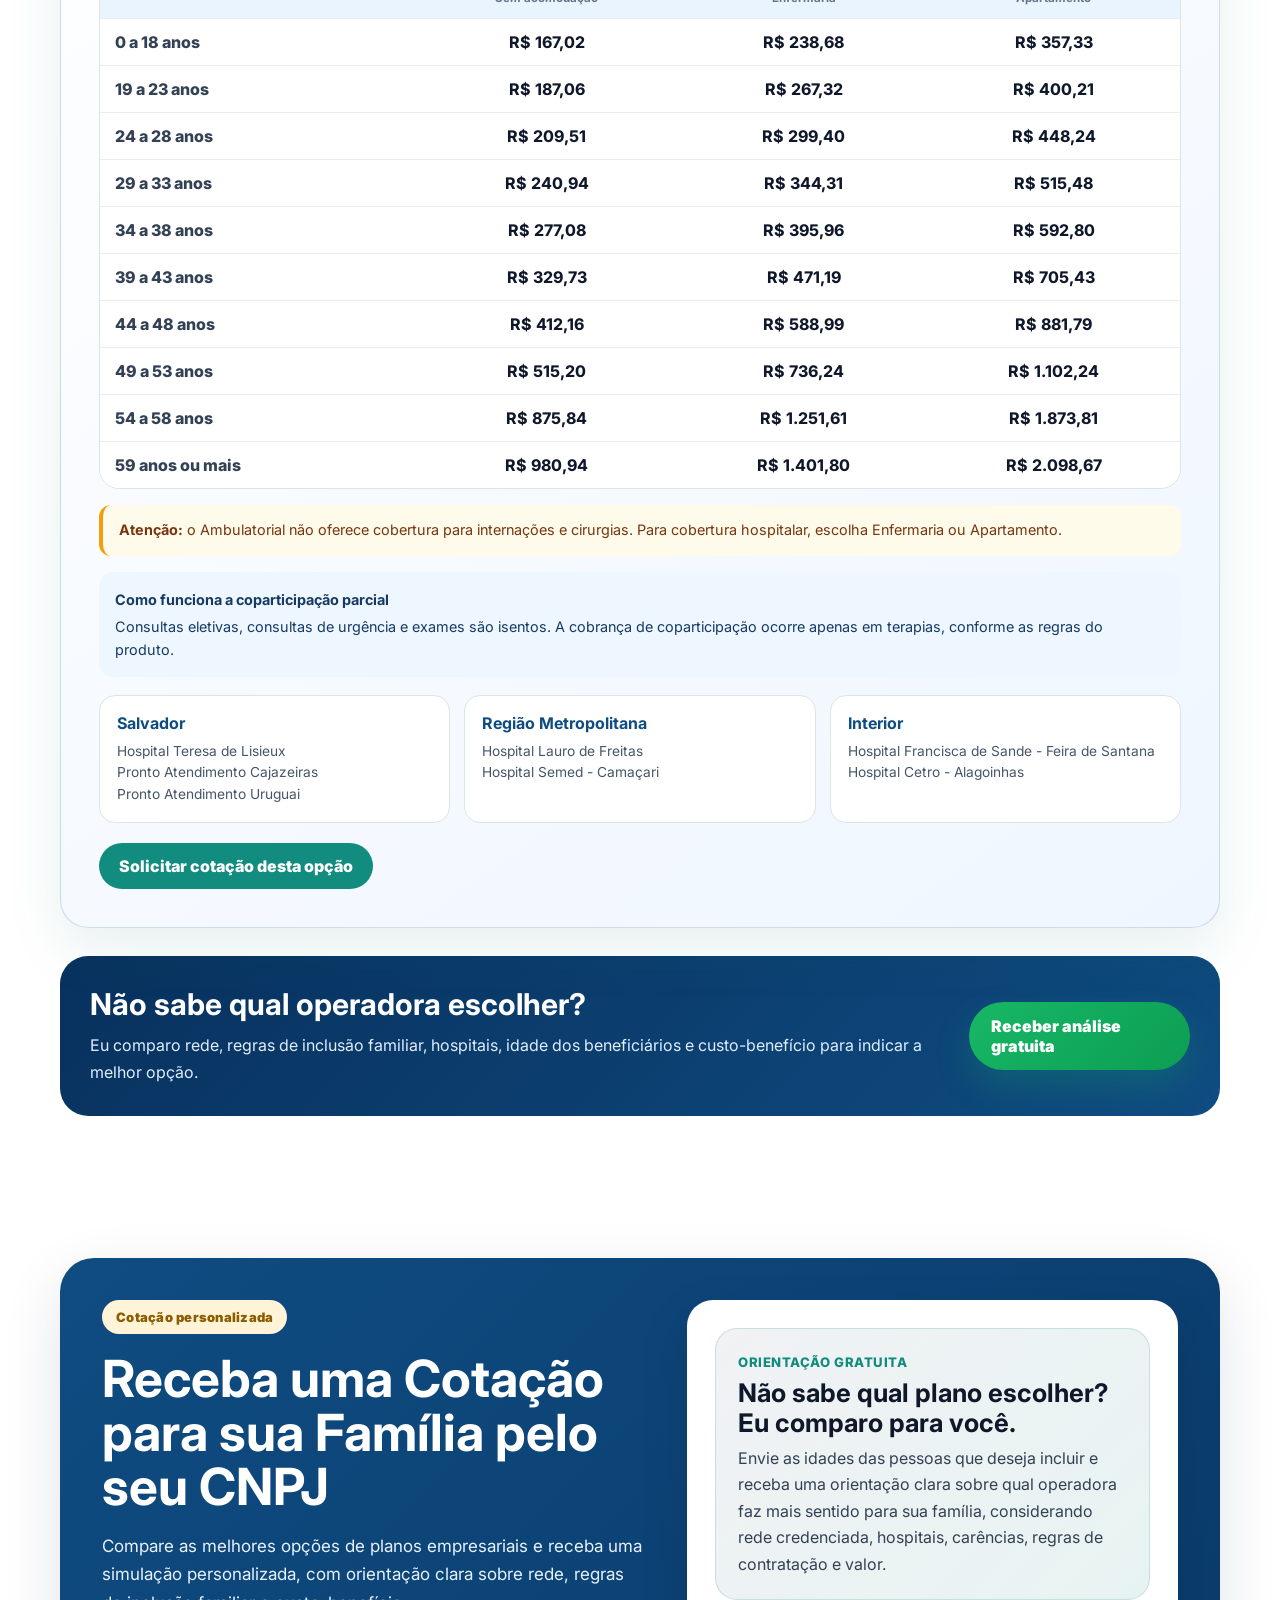
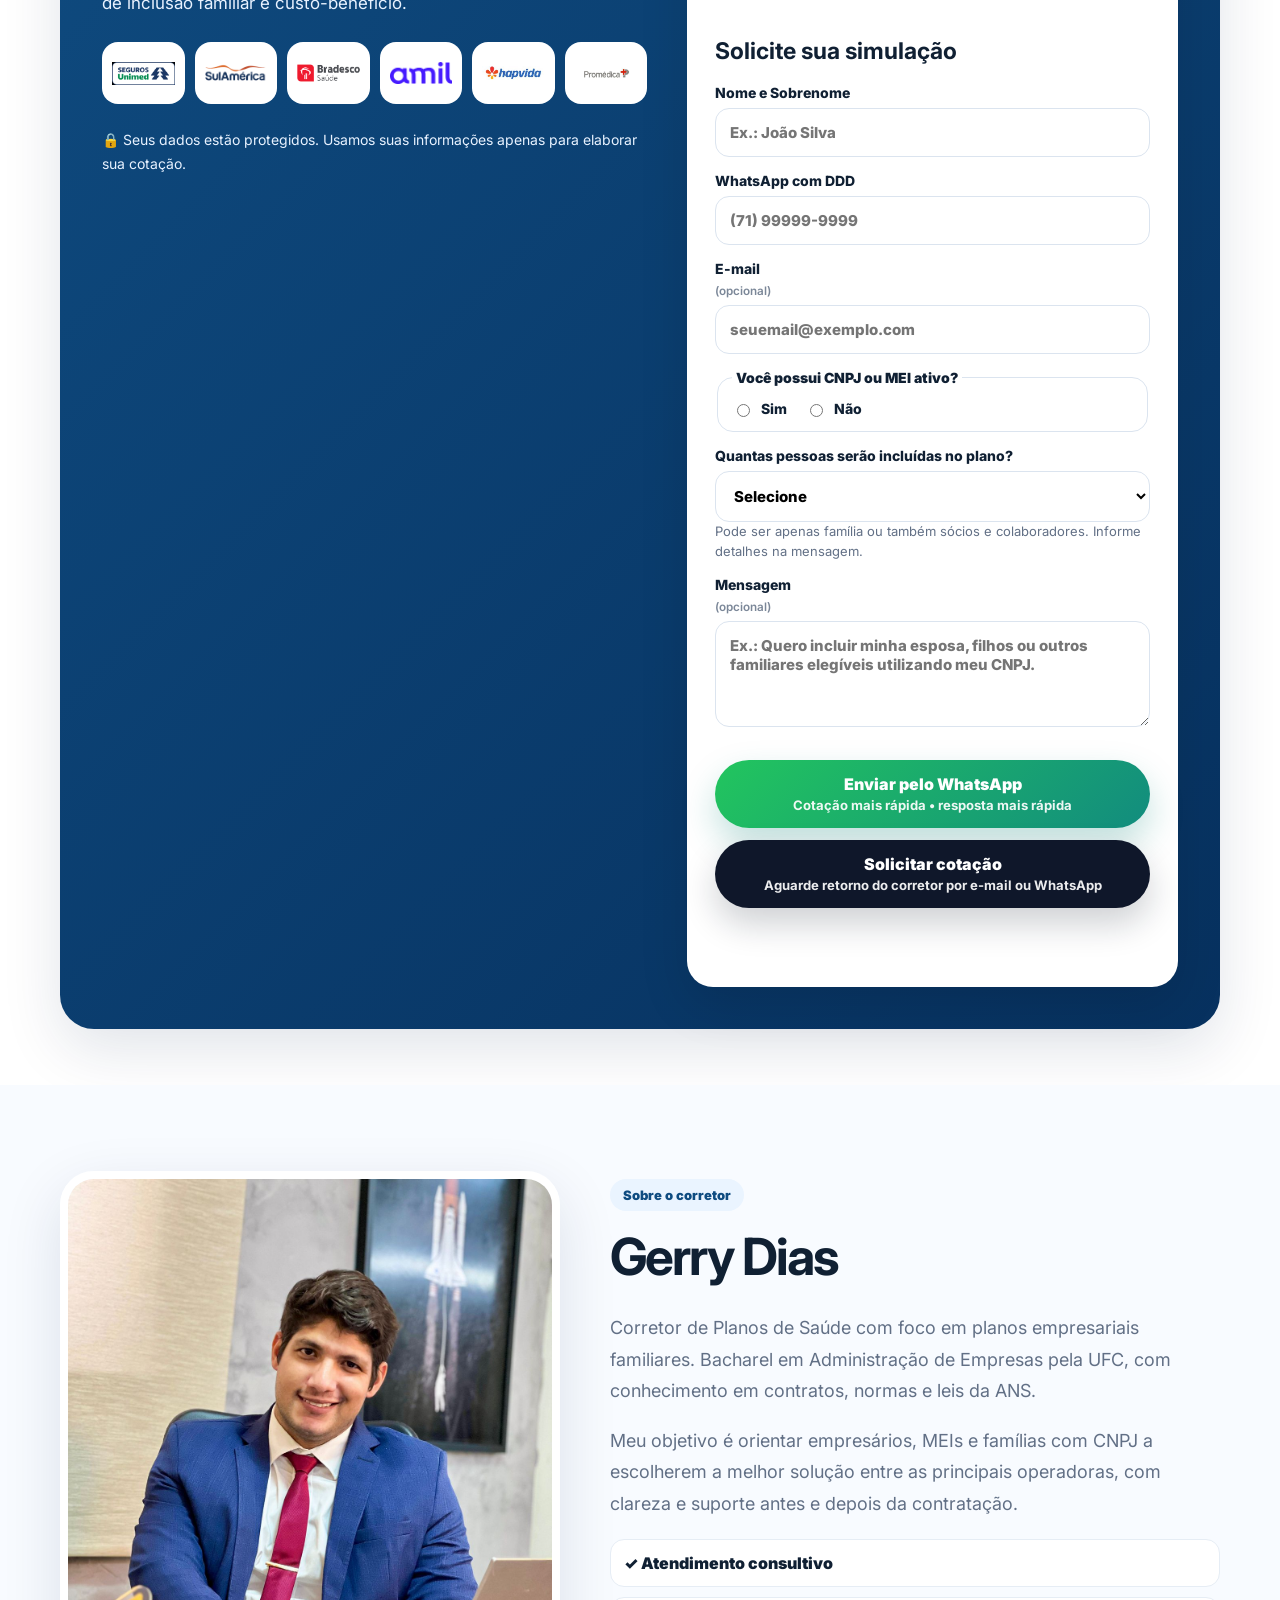
<file: index-com-menu-faq.html>
<!DOCTYPE html>

<html lang="pt-BR">
<head>
<!-- Google Tag Manager -->
<script>(function(w,d,s,l,i){w[l]=w[l]||[];w[l].push({'gtm.start':
  new Date().getTime(),event:'gtm.js'});var f=d.getElementsByTagName(s)[0],
  j=d.createElement(s),dl=l!='dataLayer'?'&l='+l:'';j.async=true;j.src=
  'https://www.googletagmanager.com/gtm.js?id='+i+dl;f.parentNode.insertBefore(j,f);
  })(window,document,'script','dataLayer','GTM-NKNN2KNC');</script>
<!-- End Google Tag Manager -->
<meta charset="utf-8"/>
<meta content="width=device-width, initial-scale=1.0" name="viewport"/>
<title>Bradesco Saúde, Amil e SulAmérica em Salvador | MEI e CNPJ</title>
<meta name="description" content="Compare planos empresariais Bradesco Saúde, Amil, SulAmérica e Seguros Unimed para MEI e CNPJ em Salvador, Lauro de Freitas, Camaçari e Região Metropolitana.">
<link rel="canonical" href="https://jgplanosdesaude.com.br/">
<meta property="og:locale" content="pt_BR">
<meta property="og:type" content="website">
<meta property="og:site_name" content="JG Planos de Saúde">
<meta property="og:title" content="Bradesco Saúde, Amil e SulAmérica em Salvador | MEI e CNPJ">
<meta property="og:description" content="Compare planos empresariais Bradesco Saúde, Amil, SulAmérica e Seguros Unimed para MEI e CNPJ em Salvador, Lauro de Freitas, Camaçari e Região Metropolitana.">
<meta property="og:url" content="https://jgplanosdesaude.com.br/">
<meta property="og:image" content="https://jgplanosdesaude.com.br/imagens/logo-jg-header.png">
<meta name="twitter:card" content="summary_large_image">
<link href="https://fonts.googleapis.com" rel="preconnect"/>
<link crossorigin="" href="https://fonts.gstatic.com" rel="preconnect"/>
<link href="https://fonts.googleapis.com/css2?family=Inter:wght@400;500;600;700;800;900&amp;display=swap" rel="stylesheet"/>
<link href="style.css?v=20261125-menu-fix" rel="stylesheet">
<link href="hero-hospitais.css" rel="stylesheet">
<style>
    .form-callout {
      margin-bottom: 22px;
      padding: 22px;
      border-radius: 22px;
      background: linear-gradient(135deg, rgba(9, 30, 66, 0.06), rgba(18, 140, 126, 0.10));
      border: 1px solid rgba(18, 140, 126, 0.18);
    }

    .form-callout .eyebrow {
      display: inline-block;
      margin-bottom: 8px;
      color: #128c7e;
      font-size: 0.82rem;
      font-weight: 800;
      letter-spacing: 0.04em;
      text-transform: uppercase;
    }

    .form-callout h3 {
      margin: 0 0 8px;
      font-size: clamp(1.25rem, 2vw, 1.6rem);
      line-height: 1.15;
      color: #0f172a;
    }

    .form-callout p {
      margin: 0;
      color: #334155;
      line-height: 1.65;
    }

    .testimonial {
      position: relative;
      display: flex;
      flex-direction: column;
      gap: 18px;
      min-height: 100%;
      padding: 32px;
      border: 1px solid rgba(15, 23, 42, 0.08);
      border-radius: 26px;
      background: #ffffff;
      box-shadow: 0 18px 45px rgba(15, 23, 42, 0.08);
      overflow: hidden;
    }

    .testimonial::before {
      content: "“";
      position: absolute;
      top: 4px;
      right: 24px;
      color: rgba(18, 140, 126, 0.14);
      font-size: 6rem;
      font-weight: 900;
      line-height: 1;
      font-family: Georgia, serif;
    }

    .testimonial .quote-text {
      position: relative;
      z-index: 1;
      margin: 0;
      color: #334155;
      line-height: 1.75;
      font-size: 1rem;
    }

    .testimonial-author {
      position: relative;
      z-index: 1;
      padding-top: 16px;
      border-top: 1px solid rgba(15, 23, 42, 0.08);
    }

    .testimonial-author strong {
      display: block;
      margin-bottom: 4px;
      color: #0f172a;
      font-size: 1.03rem;
    }

    .testimonial-author span,
    .testimonial-author small {
      display: block;
      color: #64748b;
      line-height: 1.45;
    }

    .testimonial-author small {
      margin-top: 6px;
      color: #128c7e;
      font-weight: 800;
    }


    .final-cta {
      background: linear-gradient(135deg, rgba(9, 30, 66, 0.04), rgba(18, 140, 126, 0.10));
    }

    .final-cta-card {
      padding: clamp(28px, 5vw, 54px);
      border-radius: 30px;
      background: #ffffff;
      border: 1px solid rgba(15, 23, 42, 0.08);
      box-shadow: 0 24px 70px rgba(15, 23, 42, 0.10);
      text-align: center;
    }

    .final-cta-card h2 {
      margin: 10px auto 12px;
      max-width: 760px;
      color: #0f172a;
      font-size: clamp(1.7rem, 3vw, 2.35rem);
      line-height: 1.12;
    }

    .final-cta-card p {
      max-width: 760px;
      margin: 0 auto 26px;
      color: #475569;
      line-height: 1.7;
    }

    .final-cta-actions {
      display: grid;
      grid-template-columns: repeat(2, minmax(0, 1fr));
      gap: 16px;
      max-width: 820px;
      margin: 0 auto;
    }

    .final-cta-button {
      display: flex;
      flex-direction: column;
      align-items: center;
      justify-content: center;
      min-height: 92px;
      padding: 18px 22px;
      border-radius: 22px;
      text-decoration: none;
      transition: transform 0.2s ease, box-shadow 0.2s ease;
    }

    .final-cta-button:hover {
      transform: translateY(-2px);
    }

    .final-cta-button strong {
      display: block;
      font-size: 1.06rem;
      line-height: 1.2;
    }

    .final-cta-button span {
      display: block;
      margin-top: 6px;
      font-size: 0.9rem;
      line-height: 1.35;
      opacity: 0.92;
    }

    .final-cta-whatsapp {
      background: #128c7e;
      color: #ffffff;
      box-shadow: 0 18px 38px rgba(18, 140, 126, 0.24);
    }

    .final-cta-form {
      background: #0f172a;
      color: #ffffff;
      box-shadow: 0 18px 38px rgba(15, 23, 42, 0.20);
    }

    .form-choice-actions {
      display: grid;
      grid-template-columns: 1fr;
      gap: 12px;
      margin-top: 18px;
    }

    .form-choice-button {
      width: 100%;
      min-height: 68px;
      border: 0;
      border-radius: 999px;
      padding: 14px 18px;
      display: flex;
      flex-direction: column;
      align-items: center;
      justify-content: center;
      gap: 3px;
      font-family: inherit;
      cursor: pointer;
      text-decoration: none;
      transition: transform 0.2s ease, box-shadow 0.2s ease, filter 0.2s ease;
    }

    .form-choice-button:hover {
      transform: translateY(-1px);
      filter: brightness(1.02);
    }

    .form-choice-button strong {
      font-size: 1rem;
      line-height: 1.15;
      font-weight: 900;
    }

    .form-choice-button span {
      font-size: 0.82rem;
      line-height: 1.25;
      font-weight: 700;
      opacity: 0.92;
    }

    .whatsapp-choice {
      background: linear-gradient(135deg, #22c55e, #128c7e);
      color: #ffffff;
      box-shadow: 0 16px 34px rgba(18, 140, 126, 0.26);
    }

    .email-choice {
      background: #0f172a;
      color: #ffffff;
      box-shadow: 0 16px 34px rgba(15, 23, 42, 0.20);
    }

    .footer a {
      color: inherit;
      text-decoration: none;
      font-weight: 700;
    }

    .footer a:hover {
      text-decoration: underline;
    }



    .form-status {
      min-height: 24px;
      margin: 12px 4px 0;
      color: #334155;
      font-size: 0.9rem;
      line-height: 1.45;
      text-align: center;
    }

    .form-status.error {
      color: #b91c1c;
      font-weight: 700;
    }

    .form-choice-button:disabled {
      cursor: wait;
      opacity: 0.72;
      transform: none;
      filter: none;
    }

    .hapvida-comparison{grid-column:1/-1;margin-top:8px;padding:clamp(22px,4vw,38px);border:1px solid rgba(15,118,110,.18);border-radius:28px;background:linear-gradient(145deg,#fff,#f0fdfa);box-shadow:0 22px 55px rgba(15,118,110,.10);text-align:left}
    .hapvida-title{display:flex;align-items:center;justify-content:space-between;gap:20px;margin-bottom:20px}.hapvida-title img{max-width:145px;max-height:48px;object-fit:contain}.hapvida-title h3{margin:9px 0 6px;color:#0f172a;font-size:1.55rem}.hapvida-title p{margin:0;color:#475569}.hapvida-badge{padding:9px 14px;border-radius:999px;background:#dcfce7;color:#166534;font-size:.78rem;font-weight:900;white-space:nowrap}
    .hapvida-table-wrap{overflow-x:auto;border:1px solid #dbe5e3;border-radius:20px;background:#fff;-webkit-overflow-scrolling:touch}.hapvida-table{width:100%;min-width:700px;border-collapse:collapse;text-align:center}.hapvida-table th,.hapvida-table td{padding:13px 15px;border-bottom:1px solid #e7eeec}.hapvida-table th{background:#e8f8f3;color:#134e4a;font-size:.9rem}.hapvida-table th:first-child,.hapvida-table td:first-child{text-align:left;font-weight:800;color:#334155}.hapvida-table td:not(:first-child){color:#0f172a;font-weight:750}.hapvida-table tr:last-child td{border-bottom:0}.plan-subtitle{display:block;margin-top:4px;color:#64748b;font-size:.72rem;font-weight:700}
    .coverage-alert{margin:16px 0 0;padding:14px 16px;border-left:4px solid #f59e0b;border-radius:12px;background:#fffbeb;color:#78350f;font-size:.9rem;line-height:1.55}.hapvida-hospitals{display:grid;grid-template-columns:repeat(3,1fr);gap:14px;margin-top:18px}.hospital-city{padding:17px;border:1px solid #dbe5e3;border-radius:16px;background:#fff}.hospital-city strong{display:block;margin-bottom:8px;color:#0f766e}.hospital-city span{display:block;color:#475569;font-size:.86rem;line-height:1.55}.hapvida-notes{margin:16px 0 0;color:#64748b;font-size:.78rem;line-height:1.55}.hapvida-cta{display:inline-flex;margin-top:20px;padding:13px 20px;border-radius:999px;background:#128c7e;color:#fff!important;font-weight:850;text-decoration:none}
    .hapvida-comparison.partial{background:linear-gradient(145deg,#fff,#eff6ff);border-color:rgba(15,76,129,.18)}.hapvida-comparison.partial .hapvida-badge{background:#dbeafe;color:#1e3a8a}.hapvida-comparison.partial .hapvida-table th{background:#eaf4ff;color:#07315f}.hapvida-comparison.partial .hospital-city strong{color:#0f4c81}.therapy-note{margin:16px 0 0;padding:16px;border-radius:14px;background:#eef7ff;color:#163a63;font-size:.9rem;line-height:1.6}.therapy-note strong{display:block;margin-bottom:4px}
    .unimed-comparison{grid-column:1/-1;margin-top:8px;padding:clamp(22px,4vw,38px);border:1px solid rgba(11,55,109,.17);border-radius:28px;background:linear-gradient(145deg,#fff,#f2f7ff);box-shadow:0 22px 55px rgba(11,55,109,.09);text-align:left}.unimed-title{display:flex;align-items:center;justify-content:space-between;gap:20px;margin-bottom:20px}.unimed-title img{max-width:175px;max-height:56px;object-fit:contain}.unimed-title h3{margin:10px 0 6px;color:#092440;font-size:1.55rem}.unimed-title p{margin:0;color:#475569}.unimed-badge{padding:9px 14px;border-radius:999px;background:#dbeafe;color:#153e75;font-size:.78rem;font-weight:900;white-space:nowrap}.unimed-comparison.with-copay{background:linear-gradient(145deg,#fff,#f0fdf4);border-color:rgba(21,128,61,.18)}.unimed-comparison.with-copay .unimed-badge{background:#dcfce7;color:#166534}.unimed-table{min-width:880px}.unimed-table th{background:#eaf4ff;color:#07315f}.unimed-comparison.with-copay .unimed-table th{background:#ecfdf5;color:#14532d}.unimed-network{display:grid;grid-template-columns:repeat(4,1fr);gap:12px;margin-top:18px}.unimed-plan-network{padding:17px;border:1px solid #dbe5ef;border-radius:16px;background:#fff}.unimed-plan-network strong{display:block;margin-bottom:4px;color:#0b376d}.unimed-plan-network em{display:block;margin-bottom:10px;color:#64748b;font-size:.75rem;font-style:normal;font-weight:800}.unimed-plan-network span{display:block;color:#475569;font-size:.82rem;line-height:1.55}.copay-grid{display:grid;grid-template-columns:repeat(4,1fr);gap:12px;margin-top:18px}.copay-plan{padding:16px;border-radius:16px;background:#fff;border:1px solid #dbe5e3}.copay-plan strong{display:block;margin-bottom:8px;color:#166534}.copay-plan span{display:block;color:#475569;font-size:.8rem;line-height:1.55}.unimed-note{margin:16px 0 0;padding:15px 16px;border-radius:14px;background:#fff;color:#475569;border:1px solid #dbe5ef;font-size:.86rem;line-height:1.6}
    .amil-comparison{grid-column:1/-1;margin-top:8px;padding:clamp(22px,4vw,38px);border:1px solid rgba(77,37,147,.16);border-radius:28px;background:linear-gradient(145deg,#fff,#faf5ff);box-shadow:0 22px 55px rgba(77,37,147,.08);text-align:left}.amil-comparison.with-copay{background:linear-gradient(145deg,#fff,#fff7ed);border-color:rgba(194,65,12,.17)}.amil-title{display:flex;align-items:center;justify-content:space-between;gap:20px;margin-bottom:20px}.amil-title img{max-width:145px;max-height:54px;object-fit:contain}.amil-title h3{margin:10px 0 6px;color:#3b1b67;font-size:1.55rem}.amil-title p{margin:0;color:#475569}.amil-badge{padding:9px 14px;border-radius:999px;background:#ede9fe;color:#5b21b6;font-size:.78rem;font-weight:900;white-space:nowrap}.amil-comparison.with-copay .amil-badge{background:#ffedd5;color:#9a3412}.amil-table{min-width:1020px}.amil-table th{background:#f3e8ff;color:#4c1d95}.amil-comparison.with-copay .amil-table th{background:#fff1e6;color:#9a3412}.amil-network,.amil-copay-grid{display:grid;grid-template-columns:repeat(5,1fr);gap:10px;margin-top:18px}.amil-plan{padding:15px;border:1px solid #e7deee;border-radius:15px;background:#fff}.amil-plan strong{display:block;margin-bottom:4px;color:#5b21b6}.amil-plan em{display:block;margin-bottom:9px;color:#64748b;font-size:.73rem;font-style:normal;font-weight:800}.amil-plan span{display:block;color:#475569;font-size:.78rem;line-height:1.5}.platinum-highlight{margin-top:16px;padding:17px 18px;border:1px solid #d8b4fe;border-radius:16px;background:linear-gradient(135deg,#4c1d95,#6d28d9);color:#fff}.platinum-highlight strong{display:block;margin-bottom:5px;font-size:1.02rem}.platinum-highlight span{font-size:.88rem;line-height:1.55;color:#f3e8ff}
    .sulamerica-comparison{grid-column:1/-1;margin-top:8px;padding:clamp(22px,4vw,38px);border:1px solid rgba(10,49,112,.16);border-radius:28px;background:linear-gradient(145deg,#fff,#f5f8ff);box-shadow:0 22px 55px rgba(10,49,112,.09);text-align:left}.sulamerica-comparison.with-copay{background:linear-gradient(145deg,#fff,#fff7ed);border-color:rgba(234,88,12,.18)}.sulamerica-title{display:flex;align-items:center;justify-content:space-between;gap:20px;margin-bottom:20px}.sulamerica-title img{max-width:165px;max-height:58px;object-fit:contain}.sulamerica-title h3{margin:10px 0 6px;color:#092b62;font-size:1.55rem}.sulamerica-title p{margin:0;color:#475569}.sulamerica-badge{padding:9px 14px;border-radius:999px;background:#dbeafe;color:#123b79;font-size:.78rem;font-weight:900;white-space:nowrap}.sulamerica-comparison.with-copay .sulamerica-badge{background:#ffedd5;color:#9a3412}.sulamerica-table{min-width:900px}.sulamerica-table th{background:#eaf1ff;color:#082b64}.sulamerica-comparison.with-copay .sulamerica-table th{background:#fff1e6;color:#9a3412}.sulamerica-network,.sulamerica-copay-grid{display:grid;grid-template-columns:repeat(4,1fr);gap:12px;margin-top:18px}.sulamerica-plan{padding:16px;border:1px solid #dbe5ef;border-radius:16px;background:#fff}.sulamerica-plan strong{display:block;margin-bottom:4px;color:#0b376d}.sulamerica-plan em{display:block;margin-bottom:9px;color:#64748b;font-size:.74rem;font-style:normal;font-weight:800}.sulamerica-plan span{display:block;color:#475569;font-size:.8rem;line-height:1.55}.sulamerica-comparison.with-copay .sulamerica-plan strong{color:#9a3412}.sulamerica-note{margin:16px 0 0;padding:15px 16px;border-radius:14px;background:#fff;color:#475569;border:1px solid #dbe5ef;font-size:.86rem;line-height:1.6}
    .bradesco-comparison{grid-column:1/-1;margin-top:8px;padding:clamp(22px,4vw,38px);border:1px solid rgba(190,24,48,.17);border-radius:28px;background:linear-gradient(145deg,#fff,#fff5f6);box-shadow:0 22px 55px rgba(160,20,45,.08);text-align:left}.bradesco-comparison.with-copay{background:linear-gradient(145deg,#fff,#fff7ed);border-color:rgba(194,65,12,.17)}.bradesco-title{display:flex;align-items:center;justify-content:space-between;gap:20px;margin-bottom:20px}.bradesco-title img{max-width:175px;max-height:58px;object-fit:contain}.bradesco-title h3{margin:10px 0 6px;color:#9f1239;font-size:1.55rem}.bradesco-title p{margin:0;color:#475569}.bradesco-badge{padding:9px 14px;border-radius:999px;background:#ffe4e6;color:#9f1239;font-size:.78rem;font-weight:900;white-space:nowrap}.bradesco-comparison.with-copay .bradesco-badge{background:#ffedd5;color:#9a3412}.bradesco-table{min-width:760px}.bradesco-table th{background:#fff0f2;color:#9f1239}.bradesco-comparison.with-copay .bradesco-table th{background:#fff1e6;color:#9a3412}.bradesco-network,.bradesco-copay-grid{display:grid;grid-template-columns:repeat(3,1fr);gap:12px;margin-top:18px}.bradesco-plan{padding:16px;border:1px solid #eadde0;border-radius:16px;background:#fff}.bradesco-plan strong{display:block;margin-bottom:4px;color:#9f1239}.bradesco-plan em{display:block;margin-bottom:9px;color:#64748b;font-size:.74rem;font-style:normal;font-weight:800}.bradesco-plan span{display:block;color:#475569;font-size:.8rem;line-height:1.55}.bradesco-comparison.with-copay .bradesco-plan strong{color:#9a3412}.bradesco-note{margin:16px 0 0;padding:15px 16px;border-radius:14px;background:#fff;color:#475569;border:1px solid #eadde0;font-size:.86rem;line-height:1.6}
    .logo-strip{grid-template-columns:repeat(6,1fr)}
    .promedica-comparison{grid-column:1/-1;margin-top:8px;padding:clamp(22px,4vw,38px);border:1px solid rgba(220,38,38,.16);border-radius:28px;background:linear-gradient(145deg,#fff,#f8fafc);box-shadow:0 22px 55px rgba(71,85,105,.09);text-align:left}.promedica-title{display:flex;align-items:center;justify-content:space-between;gap:20px;margin-bottom:20px}.promedica-title img{max-width:210px;max-height:64px;object-fit:contain}.promedica-title h3{margin:10px 0 6px;color:#4b5563;font-size:1.55rem}.promedica-title p{margin:0;color:#475569}.promedica-badge{padding:9px 14px;border-radius:999px;background:#fee2e2;color:#b91c1c;font-size:.78rem;font-weight:900;white-space:nowrap}.promedica-table{min-width:760px}.promedica-table th{background:#f1f5f9;color:#374151}.promedica-network,.promedica-copay-grid{display:grid;grid-template-columns:repeat(3,1fr);gap:12px;margin-top:18px}.promedica-plan{padding:16px;border:1px solid #e2e8f0;border-radius:16px;background:#fff}.promedica-plan strong{display:block;margin-bottom:4px;color:#b91c1c}.promedica-plan em{display:block;margin-bottom:9px;color:#64748b;font-size:.74rem;font-style:normal;font-weight:800}.promedica-plan span{display:block;color:#475569;font-size:.8rem;line-height:1.55}.promedica-note{margin:16px 0 0;padding:15px 16px;border-radius:14px;background:#fff;color:#475569;border:1px solid #e2e8f0;font-size:.86rem;line-height:1.6}
    .tables-heading{margin:0 0 30px;text-align:center;color:#07315f;font-size:clamp(38px,5vw,62px);font-weight:950;letter-spacing:.08em}
    .minimum-lives{display:inline-flex;margin-top:9px;padding:7px 11px;border-radius:999px;background:#fff;border:1px solid #dbe5ef;color:#334155;font-size:.78rem;font-weight:900;box-shadow:0 5px 14px rgba(15,23,42,.05)}
    .proof-row a{color:inherit;text-decoration:none}.operator-anchor{scroll-margin-top:96px}

    @media (max-width: 720px) {
      .final-cta-actions {
        grid-template-columns: 1fr;
      }
      .hapvida-title,.unimed-title,.amil-title,.sulamerica-title,.bradesco-title,.promedica-title{align-items:flex-start;flex-direction:column}.hapvida-hospitals,.unimed-network,.copay-grid,.amil-network,.amil-copay-grid,.sulamerica-network,.sulamerica-copay-grid,.bradesco-network,.bradesco-copay-grid,.promedica-network,.promedica-copay-grid{grid-template-columns:1fr}.hapvida-comparison,.unimed-comparison,.amil-comparison,.sulamerica-comparison,.bradesco-comparison,.promedica-comparison{padding:18px 14px;border-radius:22px}.logo-strip{grid-template-columns:repeat(2,1fr)}.hapvida-table-wrap:before{content:"Deslize para o lado para ver todos os planos →";display:block;padding:10px 14px;background:#f8fafc;color:#64748b;font-size:.75rem;font-weight:800}
    }

  </style>
<link href="responsive.css?v=20261125-menu-fix" rel="stylesheet">
</link></link></link>
<style id="seo-operator-priority">
/* Prioridade visual das operadoras na página de comparação */
.operator-grid > article { order: 50; }
.operator-grid > .bradesco-comparison { order: 10; }
.operator-grid > .amil-comparison { order: 20; }
.operator-grid > .sulamerica-comparison { order: 30; }
.operator-grid > .unimed-comparison { order: 40; }
.operator-grid > .promedica-comparison { order: 50; }
.operator-grid > .hapvida-comparison { order: 60; }
</style>
<script src="site-enhancements.js" defer></script>
</head>
<body>
<!-- Google Tag Manager (noscript) -->
<noscript><iframe height="0" src="https://www.googletagmanager.com/ns.html?id=GTM-NKNN2KNC" style="display:none;visibility:hidden" width="0"></iframe></noscript>
<!-- End Google Tag Manager (noscript) -->
<header class="topbar"><div class="container nav">
<a aria-label="JG Planos de Saúde" class="brand" href="index.html"><img alt="Logomarca JG Planos de Saúde" class="brand-logo-img" src="imagens/logo-jg-header.png"/><span><strong>JG Planos de Saúde</strong><small>Empresarial familiar com CNPJ</small></span></a>
<nav aria-label="Menu principal" class="menu">
<a href="index.html">Início</a><a href="bradesco.html">Bradesco Saúde</a><a href="amil.html">Amil</a><a href="sulamerica.html">SulAmérica</a><a href="unimed.html">Seguros Unimed</a><a href="hapvida.html">Hapvida</a><a href="sobre.html">Sobre Gerry</a><a href="faq.html">Dúvidas</a>
</nav><a class="btn btn-whatsapp btn-small" href="https://wa.me/5571981181395?text=Ol%C3%A1%2C%20Gerry!%20Quero%20uma%20cota%C3%A7%C3%A3o%20de%20plano%20empresarial%20familiar." rel="noopener" target="_blank">WhatsApp</a></div></header>
<main id="inicio">
<section class="hero">
<div class="container hero-grid">
<div class="hero-text">
<span class="tag">Planos empresariais para MEI e CNPJ</span>
<h1>Compare Bradesco Saúde, Amil, SulAmérica e Seguros Unimed em Salvador e região</h1>
<p>Encontre opções com acesso a hospitais de referência para você e sua família.</p>
<div class="hero-actions">
<a class="btn btn-primary" href="https://wa.me/5571981181395?text=Olá%2C%20Gerry!%20Tenho%20CNPJ%20ou%20MEI%20e%20quero%20solicitar%20uma%20cotação%20de%20plano%20de%20saúde%20empresarial%20familiar." rel="noopener" target="_blank">Fazer cotação pelo WhatsApp</a>
</div>
<p class="hero-identity"><strong>JG Planos de Saúde</strong> — Corretora especializada em planos para MEI e CNPJ</p>
</div>
<div aria-label="Hospitais de referência em Salvador" class="hero-visual hospitals-hero">
<div class="hospital-montage">
<figure class="hospital-tile">
<img alt="Fachada do Hospital Aliança, em Salvador" src="imagens/hospital-alianca.webp"/>
<figcaption>Hospital Aliança</figcaption>
</figure>
<figure class="hospital-tile">
<img alt="Fachada do Hospital São Rafael, em Salvador" src="imagens/hospital-sao-rafael.webp"/>
<figcaption>Hospital São Rafael</figcaption>
</figure>
<figure class="hospital-tile">
<img alt="Fachada do Hospital Cárdio Pulmonar, em Salvador" src="imagens/hospital-cardio-pulmonar.jpg"/>
<figcaption>Hospital Cárdio Pulmonar</figcaption>
</figure>
</div>
<p class="network-disclaimer">A disponibilidade da rede varia conforme operadora, plano e categoria contratada.</p>
</div>
</div>
</section>
<section class="operators section-padding" id="operadoras">
<div class="container">
<h2 class="tables-heading">TABELAS - VALORES EXCLUSIVOS PARA CNPJ</h2>
<p class="tables-disclaimer">Os valores exibidos são referenciais e podem variar conforme produto, faixa etária, número de vidas, CNPJ e condições comerciais vigentes. Para MEI, a elegibilidade e a cotação dependem das regras de cada operadora. Confirme os valores e a rede na cotação antes de contratar.</p>
<div class="operator-grid">
<article class="bradesco-comparison with-copay operator-anchor" id="tabela-bradesco">
<div class="bradesco-title"><div><img alt="Bradesco Saúde" src="imagens/bradesco-saude.png"/><h3>Bradesco Saúde com coparticipação</h3><p>Três opções nacionais com coparticipação e limites definidos por utilização.</p><span class="minimum-lives">A partir de 3 pessoas</span></div><span class="bradesco-badge">COM COPARTICIPAÇÃO</span></div>
<div aria-label="Tabela Bradesco Saúde com coparticipação" class="hapvida-table-wrap" role="region" tabindex="0"><table class="hapvida-table bradesco-table"><thead><tr><th>Faixa etária</th><th>Efetivo<span class="plan-subtitle">Enfermaria · Nacional</span></th><th>Nacional II<span class="plan-subtitle">Enfermaria · Nacional</span></th><th>Nacional III<span class="plan-subtitle">Apartamento · Nacional</span></th></tr></thead><tbody>
<tr><td>0 a 18 anos</td><td>R$ 337,04</td><td>R$ 495,40</td><td>R$ 518,89</td></tr><tr><td>19 a 23 anos</td><td>R$ 397,70</td><td>R$ 584,58</td><td>R$ 612,29</td></tr><tr><td>24 a 28 anos</td><td>R$ 481,22</td><td>R$ 707,33</td><td>R$ 740,87</td></tr><tr><td>29 a 33 anos</td><td>R$ 577,47</td><td>R$ 848,80</td><td>R$ 889,06</td></tr><tr><td>34 a 38 anos</td><td>R$ 658,31</td><td>R$ 967,62</td><td>R$ 1.013,52</td></tr><tr><td>39 a 43 anos</td><td>R$ 678,06</td><td>R$ 996,65</td><td>R$ 1.043,92</td></tr><tr><td>44 a 48 anos</td><td>R$ 825,58</td><td>R$ 1.213,48</td><td>R$ 1.271,03</td></tr><tr><td>49 a 53 anos</td><td>R$ 971,04</td><td>R$ 1.427,30</td><td>R$ 1.494,99</td></tr><tr><td>54 a 58 anos</td><td>R$ 1.155,54</td><td>R$ 1.698,49</td><td>R$ 1.779,04</td></tr><tr><td>59 anos ou mais</td><td>R$ 2.022,08</td><td>R$ 2.972,18</td><td>R$ 3.113,14</td></tr>
</tbody></table></div>
<div class="bradesco-network"><div class="bradesco-plan"><strong>Efetivo</strong><em>Rede nacional</em><span>Hospital São Rafael</span><span>Hospital Português</span><span>Hospital Santo Amaro</span><span>Hospital Aeroporto</span><span>Hospital Agenor Paiva</span></div><div class="bradesco-plan"><strong>Nacional II</strong><em>Inclui Mater Dei e Cardiopulmonar</em><span>Hospital São Rafael</span><span>Hospital Mater Dei</span><span>Hospital Português</span><span>Hospital Santa Izabel</span><span>Hospital Cardiopulmonar</span><span>Hospital Jorge Valente</span></div><div class="bradesco-plan"><strong>Nacional III</strong><em>Inclui Hospital Aliança</em><span>Hospital Aliança</span><span>Hospital São Rafael</span><span>Hospital Mater Dei</span><span>Hospital Português</span><span>Hospital Santa Izabel</span><span>Hospital Cardiopulmonar</span></div></div><a class="hapvida-cta" href="https://wa.me/5571981181395?text=Olá%2C%20Gerry!%20Vi%20a%20tabela%20do%20Bradesco%20Saúde%20com%20coparticipação%20e%20quero%20uma%20cotação." rel="noopener" target="_blank">Solicitar cotação Bradesco Saúde</a>
</article>
<article class="bradesco-comparison">
<div class="bradesco-title"><div><img alt="Bradesco Saúde" src="imagens/bradesco-saude.png"/><h3>Bradesco Saúde sem coparticipação</h3><p>Três opções nacionais sem cobrança adicional por utilização.</p><span class="minimum-lives">A partir de 3 pessoas</span></div><span class="bradesco-badge">SEM COPARTICIPAÇÃO</span></div>
<div aria-label="Tabela Bradesco Saúde sem coparticipação" class="hapvida-table-wrap" role="region" tabindex="0"><table class="hapvida-table bradesco-table"><thead><tr><th>Faixa etária</th><th>Efetivo<span class="plan-subtitle">Enfermaria · Nacional</span></th><th>Nacional II<span class="plan-subtitle">Enfermaria · Nacional</span></th><th>Nacional III<span class="plan-subtitle">Apartamento · Nacional</span></th></tr></thead><tbody>
<tr><td>0 a 18 anos</td><td>R$ 461,70</td><td>R$ 660,53</td><td>R$ 691,86</td></tr><tr><td>19 a 23 anos</td><td>R$ 544,80</td><td>R$ 779,43</td><td>R$ 816,39</td></tr><tr><td>24 a 28 anos</td><td>R$ 659,20</td><td>R$ 943,10</td><td>R$ 987,83</td></tr><tr><td>29 a 33 anos</td><td>R$ 791,05</td><td>R$ 1.131,73</td><td>R$ 1.185,41</td></tr><tr><td>34 a 38 anos</td><td>R$ 901,79</td><td>R$ 1.290,16</td><td>R$ 1.351,36</td></tr><tr><td>39 a 43 anos</td><td>R$ 928,84</td><td>R$ 1.328,87</td><td>R$ 1.391,89</td></tr><tr><td>44 a 48 anos</td><td>R$ 1.130,93</td><td>R$ 1.617,98</td><td>R$ 1.694,71</td></tr><tr><td>49 a 53 anos</td><td>R$ 1.330,19</td><td>R$ 1.903,07</td><td>R$ 1.993,32</td></tr><tr><td>54 a 58 anos</td><td>R$ 1.582,93</td><td>R$ 2.264,65</td><td>R$ 2.372,05</td></tr><tr><td>59 anos ou mais</td><td>R$ 2.769,97</td><td>R$ 3.962,91</td><td>R$ 4.150,85</td></tr>
</tbody></table></div>
<div class="bradesco-network"><div class="bradesco-plan"><strong>Efetivo</strong><em>Rede nacional</em><span>Hospital São Rafael</span><span>Hospital Português</span><span>Hospital Santo Amaro</span><span>Hospital Aeroporto</span><span>Hospital Agenor Paiva</span></div><div class="bradesco-plan"><strong>Nacional II</strong><em>Inclui Mater Dei e Cardiopulmonar</em><span>Hospital São Rafael</span><span>Hospital Mater Dei</span><span>Hospital Português</span><span>Hospital Santa Izabel</span><span>Hospital Cardiopulmonar</span><span>Hospital Jorge Valente</span></div><div class="bradesco-plan"><strong>Nacional III</strong><em>Inclui Hospital Aliança</em><span>Hospital Aliança</span><span>Hospital São Rafael</span><span>Hospital Mater Dei</span><span>Hospital Português</span><span>Hospital Santa Izabel</span><span>Hospital Cardiopulmonar</span></div></div><a class="hapvida-cta" href="https://wa.me/5571981181395?text=Olá%2C%20Gerry!%20Vi%20a%20tabela%20do%20Bradesco%20Saúde%20sem%20coparticipação%20e%20quero%20uma%20cotação." rel="noopener" target="_blank">Solicitar cotação Bradesco Saúde</a>
</article>
<article class="amil-comparison operator-anchor" id="tabela-amil">
<div class="amil-title"><div><img alt="Amil" src="imagens/amil.png"/><h3>Amil sem coparticipação</h3><p>Consultas, exames, procedimentos e internações sem coparticipação. Coparticipação cobrada apenas em terapias.</p><span class="minimum-lives">A partir de 2 vidas</span></div><span class="amil-badge">SEM COPARTICIPAÇÃO</span></div>
<div aria-label="Tabela Amil sem coparticipação, com cobrança apenas em terapias" class="hapvida-table-wrap" role="region" tabindex="0"><table class="hapvida-table amil-table"><thead><tr><th>Faixa etária</th><th>Prata<span class="plan-subtitle">Enfermaria · Nacional</span></th><th>Ouro<span class="plan-subtitle">Enfermaria · Nacional</span></th><th>Platinum R1<span class="plan-subtitle">Apartamento · Nacional</span></th><th>S380<span class="plan-subtitle">Enfermaria · Nacional</span></th><th>S750 R1<span class="plan-subtitle">Apartamento · Nacional</span></th></tr></thead><tbody>
<tr><td>0 a 18 anos</td><td>R$ 377,58</td><td>R$ 416,57</td><td>R$ 515,17</td><td>R$ 445,07</td><td>R$ 589,04</td></tr><tr><td>19 a 23 anos</td><td>R$ 441,77</td><td>R$ 487,38</td><td>R$ 602,75</td><td>R$ 520,73</td><td>R$ 689,18</td></tr><tr><td>24 a 28 anos</td><td>R$ 538,96</td><td>R$ 594,61</td><td>R$ 735,36</td><td>R$ 635,30</td><td>R$ 840,79</td></tr><tr><td>29 a 33 anos</td><td>R$ 646,75</td><td>R$ 713,53</td><td>R$ 882,43</td><td>R$ 762,36</td><td>R$ 1.008,95</td></tr><tr><td>34 a 38 anos</td><td>R$ 679,08</td><td>R$ 749,21</td><td>R$ 926,56</td><td>R$ 800,48</td><td>R$ 1.059,40</td></tr><tr><td>39 a 43 anos</td><td>R$ 746,99</td><td>R$ 824,13</td><td>R$ 1.019,22</td><td>R$ 880,52</td><td>R$ 1.165,34</td></tr><tr><td>44 a 48 anos</td><td>R$ 933,74</td><td>R$ 1.030,16</td><td>R$ 1.274,02</td><td>R$ 1.100,66</td><td>R$ 1.456,68</td></tr><tr><td>49 a 53 anos</td><td>R$ 1.027,11</td><td>R$ 1.133,18</td><td>R$ 1.401,43</td><td>R$ 1.210,73</td><td>R$ 1.602,35</td></tr><tr><td>54 a 58 anos</td><td>R$ 1.283,89</td><td>R$ 1.416,47</td><td>R$ 1.751,79</td><td>R$ 1.513,41</td><td>R$ 2.002,94</td></tr><tr><td>59 anos ou mais</td><td>R$ 2.246,82</td><td>R$ 2.478,83</td><td>R$ 3.065,63</td><td>R$ 2.648,47</td><td>R$ 3.505,14</td></tr>
</tbody></table></div>
<div class="therapy-note"><strong>Coparticipação parcial TP</strong>Coparticipação cobrada apenas em terapias. Consultas, pronto-socorro, exames, procedimentos e internações não possuem cobrança de coparticipação.</div>
<div class="amil-network"><div class="amil-plan"><strong>Prata</strong><em>Hospitais selecionados</em><span>Hospital Mater Dei</span><span>Hospital Santa Izabel</span><span>Hospital Jorge Valente</span><span>Hospital da Bahia</span><span>Hospital Santo Amaro</span></div><div class="amil-plan"><strong>Ouro</strong><em>Hospitais selecionados</em><span>Hospital Mater Dei</span><span>Hospital Português</span><span>Hospital Santa Izabel</span><span>Hospital Jorge Valente</span><span>Hospital da Bahia</span></div><div class="amil-plan"><strong>Platinum R1</strong><em>Hospitais selecionados</em><span>Hospital Mater Dei</span><span>Hospital Português</span><span>Hospital Santa Izabel</span><span>Hospital Jorge Valente</span><span>Hospital da Bahia</span></div><div class="amil-plan"><strong>S380</strong><em>Hospitais selecionados</em><span>Hospital Mater Dei</span><span>Hospital Santa Izabel</span><span>Hospital Jorge Valente</span><span>Hospital da Bahia</span><span>Hospital Aeroporto - Lauro de Freitas</span></div><div class="amil-plan"><strong>S750 R1</strong><em>Hospitais selecionados</em><span>Hospital Aliança</span><span>Hospital São Rafael</span><span>Hospital Mater Dei</span><span>Hospital Português</span><span>Hospital Cardiopulmonar</span></div></div>
<div class="platinum-highlight"><strong>⭐ Platinum R1: Hospital Sírio-Libanês em São Paulo</strong><span>O plano Platinum R1 possui cobertura no Hospital Sírio-Libanês, em São Paulo, conforme a rede contratual e as regras de atendimento do produto.</span></div><a class="hapvida-cta" href="https://wa.me/5571981181395?text=Olá%2C%20Gerry!%20Vi%20a%20tabela%20da%20Amil%20sem%20coparticipação%20e%20quero%20uma%20cotação." rel="noopener" target="_blank">Solicitar cotação Amil</a>
</article>
<article class="amil-comparison with-copay">
<div class="amil-title"><div><img alt="Amil" src="imagens/amil.png"/><h3>Amil com coparticipação</h3><p>Cinco opções nacionais com mensalidades reduzidas e limites por utilização.</p><span class="minimum-lives">A partir de 2 vidas</span></div><span class="amil-badge">COM COPARTICIPAÇÃO</span></div>
<div aria-label="Tabela Amil com coparticipação" class="hapvida-table-wrap" role="region" tabindex="0"><table class="hapvida-table amil-table"><thead><tr><th>Faixa etária</th><th>Prata<span class="plan-subtitle">Apartamento · Nacional</span></th><th>Ouro<span class="plan-subtitle">Enfermaria · Parcial terapias</span></th><th>Platinum R1<span class="plan-subtitle">Apartamento · Nacional</span></th><th>S380<span class="plan-subtitle">Enfermaria · Nacional</span></th><th>S750 R1<span class="plan-subtitle">Apartamento · Nacional</span></th></tr></thead><tbody>
<tr><td>0 a 18 anos</td><td>R$ 314,33</td><td>R$ 416,57</td><td>R$ 386,39</td><td>R$ 333,81</td><td>R$ 441,79</td></tr><tr><td>19 a 23 anos</td><td>R$ 367,76</td><td>R$ 487,38</td><td>R$ 452,07</td><td>R$ 390,56</td><td>R$ 516,90</td></tr><tr><td>24 a 28 anos</td><td>R$ 448,67</td><td>R$ 594,61</td><td>R$ 551,54</td><td>R$ 476,48</td><td>R$ 630,62</td></tr><tr><td>29 a 33 anos</td><td>R$ 538,41</td><td>R$ 713,53</td><td>R$ 661,84</td><td>R$ 571,78</td><td>R$ 756,74</td></tr><tr><td>34 a 38 anos</td><td>R$ 565,33</td><td>R$ 749,21</td><td>R$ 694,94</td><td>R$ 600,36</td><td>R$ 794,58</td></tr><tr><td>39 a 43 anos</td><td>R$ 621,86</td><td>R$ 824,13</td><td>R$ 764,43</td><td>R$ 660,40</td><td>R$ 874,04</td></tr><tr><td>44 a 48 anos</td><td>R$ 777,33</td><td>R$ 1.030,16</td><td>R$ 955,54</td><td>R$ 825,50</td><td>R$ 1.092,56</td></tr><tr><td>49 a 53 anos</td><td>R$ 855,07</td><td>R$ 1.133,18</td><td>R$ 1.051,09</td><td>R$ 908,04</td><td>R$ 1.201,81</td></tr><tr><td>54 a 58 anos</td><td>R$ 1.068,84</td><td>R$ 1.416,47</td><td>R$ 1.313,87</td><td>R$ 1.135,06</td><td>R$ 1.502,26</td></tr><tr><td>59 anos ou mais</td><td>R$ 1.870,46</td><td>R$ 2.478,83</td><td>R$ 2.299,27</td><td>R$ 1.986,36</td><td>R$ 2.628,96</td></tr>
</tbody></table></div>
<div class="amil-network"><div class="amil-plan"><strong>Prata</strong><em>Hospitais selecionados</em><span>Hospital Mater Dei</span><span>Hospital Santa Izabel</span><span>Hospital Jorge Valente</span><span>Hospital da Bahia</span><span>Hospital Santo Amaro</span></div><div class="amil-plan"><strong>Ouro</strong><em>Hospitais selecionados</em><span>Hospital Mater Dei</span><span>Hospital Português</span><span>Hospital Santa Izabel</span><span>Hospital Jorge Valente</span><span>Hospital da Bahia</span></div><div class="amil-plan"><strong>Platinum R1</strong><em>Hospitais selecionados</em><span>Hospital Mater Dei</span><span>Hospital Português</span><span>Hospital Santa Izabel</span><span>Hospital Jorge Valente</span><span>Hospital da Bahia</span></div><div class="amil-plan"><strong>S380</strong><em>Hospitais selecionados</em><span>Hospital Mater Dei</span><span>Hospital Santa Izabel</span><span>Hospital Jorge Valente</span><span>Hospital da Bahia</span><span>Hospital Aeroporto - Lauro de Freitas</span></div><div class="amil-plan"><strong>S750 R1</strong><em>Hospitais selecionados</em><span>Hospital Aliança</span><span>Hospital São Rafael</span><span>Hospital Mater Dei</span><span>Hospital Português</span><span>Hospital Cardiopulmonar</span></div></div>
<div class="platinum-highlight"><strong>⭐ Platinum R1: Hospital Sírio-Libanês em São Paulo</strong><span>O plano Platinum R1 possui cobertura no Hospital Sírio-Libanês, em São Paulo, conforme a rede contratual e as regras de atendimento do produto.</span></div><a class="hapvida-cta" href="https://wa.me/5571981181395?text=Olá%2C%20Gerry!%20Vi%20a%20tabela%20da%20Amil%20com%20coparticipação%20e%20quero%20uma%20cotação." rel="noopener" target="_blank">Solicitar cotação Amil</a>
</article>
<article class="sulamerica-comparison with-copay operator-anchor" id="tabela-sulamerica">
<div class="sulamerica-title"><div><img alt="SulAmérica" src="imagens/sulamerica.png"/><h3>SulAmérica com coparticipação</h3><p>Quatro níveis de cobertura, do atendimento estadual à rede nacional premium.</p><span class="minimum-lives">A partir de 3 pessoas</span></div><span class="sulamerica-badge">COM COPARTICIPAÇÃO</span></div>
<div aria-label="Tabela SulAmérica com coparticipação" class="hapvida-table-wrap" role="region" tabindex="0"><table class="hapvida-table sulamerica-table"><thead><tr><th>Faixa etária</th><th>Direto Salvador<span class="plan-subtitle">Enfermaria · Estadual</span></th><th>Direto Nacional<span class="plan-subtitle">Enfermaria · Nacional</span></th><th>Clássico 100<span class="plan-subtitle">Enfermaria · Nacional</span></th><th>Especial 100<span class="plan-subtitle">Apartamento · Nacional</span></th></tr></thead><tbody>
<tr><td>0 a 18 anos</td><td>R$ 207,76</td><td>R$ 289,81</td><td>R$ 396,00</td><td>R$ 432,78</td></tr><tr><td>19 a 23 anos</td><td>R$ 259,71</td><td>R$ 362,25</td><td>R$ 494,99</td><td>R$ 540,97</td></tr><tr><td>24 a 28 anos</td><td>R$ 322,04</td><td>R$ 449,19</td><td>R$ 613,78</td><td>R$ 670,82</td></tr><tr><td>29 a 33 anos</td><td>R$ 357,46</td><td>R$ 498,61</td><td>R$ 681,30</td><td>R$ 744,61</td></tr><tr><td>34 a 38 anos</td><td>R$ 382,49</td><td>R$ 533,51</td><td>R$ 729,00</td><td>R$ 796,73</td></tr><tr><td>39 a 43 anos</td><td>R$ 443,69</td><td>R$ 618,88</td><td>R$ 845,63</td><td>R$ 924,21</td></tr><tr><td>44 a 48 anos</td><td>R$ 530,38</td><td>R$ 739,81</td><td>R$ 1.010,87</td><td>R$ 1.104,79</td></tr><tr><td>49 a 53 anos</td><td>R$ 621,60</td><td>R$ 867,07</td><td>R$ 1.184,75</td><td>R$ 1.294,82</td></tr><tr><td>54 a 58 anos</td><td>R$ 740,02</td><td>R$ 1.032,24</td><td>R$ 1.410,43</td><td>R$ 1.541,48</td></tr><tr><td>59 anos ou mais</td><td>R$ 1.246,56</td><td>R$ 1.738,82</td><td>R$ 2.375,89</td><td>R$ 2.596,61</td></tr>
</tbody></table></div>
<div class="sulamerica-network"><div class="sulamerica-plan"><strong>Direto Salvador</strong><em>Rede estadual</em><span>Hospital Português</span><span>Hospital Santa Izabel</span><span>Hospital Aeroporto</span><span>Hospital Agenor Paiva</span><span>Hospital Prohope</span></div><div class="sulamerica-plan"><strong>Direto Nacional</strong><em>Rede nacional</em><span>Hospital Português</span><span>Hospital Santa Izabel</span><span>Hospital Jorge Valente</span><span>Hospital da Bahia</span><span>Hospital Aeroporto</span></div><div class="sulamerica-plan"><strong>Clássico 100</strong><em>Inclui São Rafael</em><span>Hospital São Rafael</span><span>Hospital Português</span><span>Hospital Santa Izabel</span><span>Hospital Cardiopulmonar</span><span>Hospital Jorge Valente</span></div><div class="sulamerica-plan"><strong>Especial 100</strong><em>Inclui Aliança e São Rafael</em><span>Hospital Aliança</span><span>Hospital São Rafael</span><span>Hospital Português</span><span>Hospital Santa Izabel</span><span>Hospital Cardiopulmonar</span></div></div>
<a class="hapvida-cta" href="https://wa.me/5571981181395?text=Olá%2C%20Gerry!%20Vi%20a%20tabela%20da%20SulAmérica%20com%20coparticipação%20e%20quero%20uma%20cotação." rel="noopener" target="_blank">Solicitar cotação SulAmérica</a>
</article>
<article class="sulamerica-comparison">
<div class="sulamerica-title"><div><img alt="SulAmérica" src="imagens/sulamerica.png"/><h3>SulAmérica sem coparticipação</h3><p>Quatro níveis de cobertura sem cobrança adicional por utilização.</p><span class="minimum-lives">A partir de 3 pessoas</span></div><span class="sulamerica-badge">SEM COPARTICIPAÇÃO</span></div>
<div aria-label="Tabela SulAmérica sem coparticipação" class="hapvida-table-wrap" role="region" tabindex="0"><table class="hapvida-table sulamerica-table"><thead><tr><th>Faixa etária</th><th>Direto Salvador<span class="plan-subtitle">Enfermaria · Estadual</span></th><th>Direto Nacional<span class="plan-subtitle">Enfermaria · Nacional</span></th><th>Clássico 100<span class="plan-subtitle">Enfermaria · Nacional</span></th><th>Especial 100<span class="plan-subtitle">Apartamento · Nacional</span></th></tr></thead><tbody>
<tr><td>0 a 18 anos</td><td>R$ 296,80</td><td>R$ 414,01</td><td>R$ 528,00</td><td>R$ 577,05</td></tr><tr><td>19 a 23 anos</td><td>R$ 371,00</td><td>R$ 517,51</td><td>R$ 659,99</td><td>R$ 721,31</td></tr><tr><td>24 a 28 anos</td><td>R$ 460,04</td><td>R$ 641,70</td><td>R$ 818,37</td><td>R$ 894,42</td></tr><tr><td>29 a 33 anos</td><td>R$ 510,65</td><td>R$ 712,30</td><td>R$ 908,40</td><td>R$ 992,81</td></tr><tr><td>34 a 38 anos</td><td>R$ 546,41</td><td>R$ 762,16</td><td>R$ 971,99</td><td>R$ 1.062,30</td></tr><tr><td>39 a 43 anos</td><td>R$ 633,82</td><td>R$ 884,11</td><td>R$ 1.127,51</td><td>R$ 1.232,27</td></tr><tr><td>44 a 48 anos</td><td>R$ 757,68</td><td>R$ 1.056,87</td><td>R$ 1.347,83</td><td>R$ 1.473,06</td></tr><tr><td>49 a 53 anos</td><td>R$ 888,01</td><td>R$ 1.238,66</td><td>R$ 1.579,66</td><td>R$ 1.726,43</td></tr><tr><td>54 a 58 anos</td><td>R$ 1.057,17</td><td>R$ 1.474,63</td><td>R$ 1.880,58</td><td>R$ 2.055,31</td></tr><tr><td>59 anos ou mais</td><td>R$ 1.780,80</td><td>R$ 2.484,03</td><td>R$ 3.167,84</td><td>R$ 3.462,15</td></tr>
</tbody></table></div>
<div class="sulamerica-network"><div class="sulamerica-plan"><strong>Direto Salvador</strong><em>Rede estadual</em><span>Hospital Português</span><span>Hospital Santa Izabel</span><span>Hospital Aeroporto</span><span>Hospital Agenor Paiva</span><span>Hospital Prohope</span></div><div class="sulamerica-plan"><strong>Direto Nacional</strong><em>Rede nacional</em><span>Hospital Português</span><span>Hospital Santa Izabel</span><span>Hospital Jorge Valente</span><span>Hospital da Bahia</span><span>Hospital Aeroporto</span></div><div class="sulamerica-plan"><strong>Clássico 100</strong><em>Inclui São Rafael</em><span>Hospital São Rafael</span><span>Hospital Português</span><span>Hospital Santa Izabel</span><span>Hospital Cardiopulmonar</span><span>Hospital Jorge Valente</span></div><div class="sulamerica-plan"><strong>Especial 100</strong><em>Inclui Aliança e São Rafael</em><span>Hospital Aliança</span><span>Hospital São Rafael</span><span>Hospital Português</span><span>Hospital Santa Izabel</span><span>Hospital Cardiopulmonar</span></div></div>
<a class="hapvida-cta" href="https://wa.me/5571981181395?text=Olá%2C%20Gerry!%20Vi%20a%20tabela%20da%20SulAmérica%20sem%20coparticipação%20e%20quero%20uma%20cotação." rel="noopener" target="_blank">Solicitar cotação SulAmérica</a>
</article>
<article class="unimed-comparison operator-anchor" id="tabela-unimed">
<div class="unimed-title"><div><img alt="Seguros Unimed" src="imagens/unimed.png"/><h3>Seguros Unimed sem coparticipação</h3><p>Quatro níveis de cobertura, sem cobrança adicional por utilização.</p><span class="minimum-lives">A partir de 2 vidas</span></div><span class="unimed-badge">SEM COPARTICIPAÇÃO</span></div>
<div aria-label="Tabela Seguros Unimed sem coparticipação" class="hapvida-table-wrap" role="region" tabindex="0"><table class="hapvida-table unimed-table"><thead><tr><th>Faixa etária</th><th>Essencial I<span class="plan-subtitle">Enfermaria · Regional</span></th><th>Compacto<span class="plan-subtitle">Enfermaria · Nacional</span></th><th>Completo<span class="plan-subtitle">Apartamento · Nacional</span></th><th>Superior<span class="plan-subtitle">Apartamento · Nacional</span></th></tr></thead><tbody>
<tr><td>0 a 18 anos</td><td>R$ 321,24</td><td>R$ 357,23</td><td>R$ 466,75</td><td>R$ 516,45</td></tr><tr><td>19 a 23 anos</td><td>R$ 393,20</td><td>R$ 437,24</td><td>R$ 571,30</td><td>R$ 632,13</td></tr><tr><td>24 a 28 anos</td><td>R$ 492,33</td><td>R$ 547,48</td><td>R$ 715,34</td><td>R$ 791,51</td></tr><tr><td>29 a 33 anos</td><td>R$ 544,05</td><td>R$ 605,00</td><td>R$ 790,49</td><td>R$ 874,65</td></tr><tr><td>34 a 38 anos</td><td>R$ 579,48</td><td>R$ 644,40</td><td>R$ 841,97</td><td>R$ 931,62</td></tr><tr><td>39 a 43 anos</td><td>R$ 672,19</td><td>R$ 747,49</td><td>R$ 976,67</td><td>R$ 1.080,67</td></tr><tr><td>44 a 48 anos</td><td>R$ 803,55</td><td>R$ 893,56</td><td>R$ 1.167,53</td><td>R$ 1.291,84</td></tr><tr><td>49 a 53 anos</td><td>R$ 963,72</td><td>R$ 1.071,68</td><td>R$ 1.400,25</td><td>R$ 1.549,34</td></tr><tr><td>54 a 58 anos</td><td>R$ 1.144,16</td><td>R$ 1.272,33</td><td>R$ 1.662,42</td><td>R$ 1.839,43</td></tr><tr><td>59 anos ou mais</td><td>R$ 1.927,44</td><td>R$ 2.143,35</td><td>R$ 2.800,49</td><td>R$ 3.098,68</td></tr>
</tbody></table></div>
<div class="unimed-network"><div class="unimed-plan-network"><strong>Essencial I</strong><em>Rede regional</em><span>Hospital Jorge Valente</span><span>HBA - Hospital da Bahia</span><span>Hospital Agenor Paiva</span><span>Hospital da Cidade</span><span>Hospital Prohope</span><span>Hospital Santa Helena</span></div><div class="unimed-plan-network"><strong>Compacto</strong><em>Rede nacional</em><span>Hospital Mater Dei</span><span>Hospital Português</span><span>Hospital Santa Izabel</span><span>Hospital Jorge Valente</span><span>Hospital Aeroporto</span><span>Hospital Unimed Feira</span></div><div class="unimed-plan-network"><strong>Completo</strong><em>Inclui Hospital São Rafael</em><span>Hospital São Rafael</span><span>Hospital Mater Dei</span><span>Hospital Português</span><span>Hospital Santa Izabel</span><span>Hospital Aeroporto</span><span>Hospital Emec</span></div><div class="unimed-plan-network"><strong>Superior</strong><em>Inclui Aliança e São Rafael</em><span>Hospital Aliança</span><span>Hospital São Rafael</span><span>Hospital Mater Dei</span><span>Hospital Português</span><span>Hospital Santa Izabel</span><span>Hospital Aeroporto</span></div></div><a class="hapvida-cta" href="https://wa.me/5571981181395?text=Olá%2C%20Gerry!%20Vi%20a%20tabela%20da%20Seguros%20Unimed%20sem%20coparticipação%20e%20quero%20uma%20cotação." rel="noopener" target="_blank">Solicitar cotação Seguros Unimed</a>
</article>
<article class="unimed-comparison with-copay">
<div class="unimed-title"><div><img alt="Seguros Unimed" src="imagens/unimed.png"/><h3>Seguros Unimed com coparticipação</h3><p>Mensalidades menores, com coparticipação limitada por utilização.</p><span class="minimum-lives">A partir de 2 vidas</span></div><span class="unimed-badge">COM COPARTICIPAÇÃO</span></div>
<div aria-label="Tabela Seguros Unimed com coparticipação" class="hapvida-table-wrap" role="region" tabindex="0"><table class="hapvida-table unimed-table"><thead><tr><th>Faixa etária</th><th>Essencial III<span class="plan-subtitle">Enfermaria · Regional</span></th><th>Compacto<span class="plan-subtitle">Enfermaria · Nacional</span></th><th>Completo<span class="plan-subtitle">Apartamento · Nacional</span></th><th>Superior<span class="plan-subtitle">Apartamento · Nacional</span></th></tr></thead><tbody>
<tr><td>0 a 18 anos</td><td>R$ 188,73</td><td>R$ 251,92</td><td>R$ 330,24</td><td>R$ 395,47</td></tr><tr><td>19 a 23 anos</td><td>R$ 231,00</td><td>R$ 308,35</td><td>R$ 404,21</td><td>R$ 484,06</td></tr><tr><td>24 a 28 anos</td><td>R$ 289,24</td><td>R$ 386,09</td><td>R$ 506,12</td><td>R$ 606,10</td></tr><tr><td>29 a 33 anos</td><td>R$ 319,63</td><td>R$ 426,65</td><td>R$ 559,29</td><td>R$ 669,77</td></tr><tr><td>34 a 38 anos</td><td>R$ 340,45</td><td>R$ 454,43</td><td>R$ 595,71</td><td>R$ 713,39</td></tr><tr><td>39 a 43 anos</td><td>R$ 394,92</td><td>R$ 527,14</td><td>R$ 691,02</td><td>R$ 827,53</td></tr><tr><td>44 a 48 anos</td><td>R$ 472,09</td><td>R$ 630,14</td><td>R$ 826,05</td><td>R$ 989,24</td></tr><tr><td>49 a 53 anos</td><td>R$ 566,18</td><td>R$ 755,75</td><td>R$ 990,71</td><td>R$ 1.186,42</td></tr><tr><td>54 a 58 anos</td><td>R$ 672,19</td><td>R$ 897,25</td><td>R$ 1.176,20</td><td>R$ 1.408,56</td></tr><tr><td>59 anos ou mais</td><td>R$ 1.132,37</td><td>R$ 1.511,50</td><td>R$ 1.981,42</td><td>R$ 2.372,84</td></tr>
</tbody></table></div>
<p class="tables-disclaimer">Valores por faixa etária da tabela Salvador Comp. 05 a 29 vidas. Preços sujeitos à confirmação na cotação atualizada e às regras vigentes da operadora.</p>
<div class="unimed-network"><div class="unimed-plan-network"><strong>Essencial III</strong><em>Rede regional</em><span>Hospital Jorge Valente</span><span>HBA - Hospital da Bahia</span><span>Hospital Agenor Paiva</span><span>Hospital da Cidade</span><span>Hospital Prohope</span><span>Hospital Santa Helena</span></div><div class="unimed-plan-network"><strong>Compacto</strong><em>Rede nacional</em><span>Hospital Mater Dei</span><span>Hospital Português</span><span>Hospital Santa Izabel</span><span>Hospital Jorge Valente</span><span>Hospital Aeroporto</span><span>Hospital Unimed Feira</span></div><div class="unimed-plan-network"><strong>Completo</strong><em>Inclui Hospital São Rafael</em><span>Hospital São Rafael</span><span>Hospital Mater Dei</span><span>Hospital Português</span><span>Hospital Santa Izabel</span><span>Hospital Aeroporto</span><span>Hospital Emec</span></div><div class="unimed-plan-network"><strong>Superior</strong><em>Inclui Aliança e São Rafael</em><span>Hospital Aliança</span><span>Hospital São Rafael</span><span>Hospital Mater Dei</span><span>Hospital Português</span><span>Hospital Santa Izabel</span><span>Hospital Aeroporto</span></div></div><a class="hapvida-cta" href="https://wa.me/5571981181395?text=Olá%2C%20Gerry!%20Vi%20a%20tabela%20da%20Seguros%20Unimed%20com%20coparticipação%20e%20quero%20uma%20cotação." rel="noopener" target="_blank">Solicitar cotação Seguros Unimed</a>
</article>
<article class="promedica-comparison operator-anchor" id="tabela-promedica">
<div class="promedica-title"><div><img alt="Promédica" src="imagens/promedica.jpg"/><h3>Promédica com coparticipação</h3><p>Três opções regionais para Salvador, com enfermaria ou apartamento.</p><span class="minimum-lives">A partir de 2 vidas</span></div><span class="promedica-badge">COM COPARTICIPAÇÃO</span></div>
<div aria-label="Tabela de preços Promédica" class="hapvida-table-wrap" role="region" tabindex="0"><table class="hapvida-table promedica-table"><thead><tr><th>Faixa etária</th><th>Preferencial<span class="plan-subtitle">Enfermaria · Municipal</span></th><th>Promix<span class="plan-subtitle">Enfermaria · Grupo de municípios</span></th><th>Class 10<span class="plan-subtitle">Apartamento · Grupo de municípios</span></th></tr></thead><tbody>
<tr><td>0 a 18 anos</td><td>R$ 282,97</td><td>R$ 290,89</td><td>R$ 353,05</td></tr><tr><td>19 a 23 anos</td><td>R$ 328,25</td><td>R$ 337,44</td><td>R$ 409,54</td></tr><tr><td>24 a 28 anos</td><td>R$ 387,34</td><td>R$ 398,18</td><td>R$ 483,26</td></tr><tr><td>29 a 33 anos</td><td>R$ 464,80</td><td>R$ 477,82</td><td>R$ 579,91</td></tr><tr><td>34 a 38 anos</td><td>R$ 548,46</td><td>R$ 563,82</td><td>R$ 684,30</td></tr><tr><td>39 a 43 anos</td><td>R$ 619,76</td><td>R$ 637,12</td><td>R$ 773,26</td></tr><tr><td>44 a 48 anos</td><td>R$ 743,71</td><td>R$ 764,54</td><td>R$ 927,90</td></tr><tr><td>49 a 53 anos</td><td>R$ 873,86</td><td>R$ 898,33</td><td>R$ 1.090,28</td></tr><tr><td>54 a 58 anos</td><td>R$ 1.136,03</td><td>R$ 1.167,84</td><td>R$ 1.417,37</td></tr><tr><td>59 anos ou mais</td><td>R$ 1.692,67</td><td>R$ 1.740,08</td><td>R$ 2.111,88</td></tr>
</tbody></table></div>
<div class="promedica-network"><div class="promedica-plan"><strong>Preferencial</strong><em>Enfermaria · Salvador</em><span>Hospital Jorge Valente</span><span>Centro Pediátrico HJV</span><span>HJV Day Hospital</span><span>Hospital Bom Viver</span><span>Hospital da Cidade</span></div><div class="promedica-plan"><strong>Promix</strong><em>Enfermaria · Grupo de municípios</em><span>Hospital Jorge Valente</span><span>Centro Pediátrico HJV</span><span>HJV Day Hospital</span><span>Hospital Bom Viver</span><span>Hospital da Cidade</span></div><div class="promedica-plan"><strong>Class 10</strong><em>Apartamento · Grupo de municípios</em><span>Hospital Jorge Valente</span><span>Centro Pediátrico HJV</span><span>HJV Day Hospital</span><span>Hospital Bom Viver</span><span>Hospital da Cidade</span></div></div><a class="hapvida-cta" href="https://wa.me/5571981181395?text=Olá%2C%20Gerry!%20Vi%20a%20tabela%20da%20Promédica%20no%20site%20e%20quero%20uma%20cotação." rel="noopener" target="_blank">Solicitar cotação Promédica</a>
</article>
<article class="hapvida-comparison operator-anchor" id="tabela-hapvida">
<div class="hapvida-title">
<div><img alt="Hapvida" src="imagens/hapvida.jpg"/><h3>Compare os planos Hapvida</h3><p>Três opções com coparticipação e atendimento regional.</p><span class="minimum-lives">A partir de 1 vida</span></div>
<span class="hapvida-badge">COM COPARTICIPAÇÃO</span>
</div>
<div aria-label="Tabela de preços Hapvida" class="hapvida-table-wrap" role="region" tabindex="0">
<table class="hapvida-table">
<thead><tr><th>Faixa etária</th><th>Ambulatorial<span class="plan-subtitle">Sem acomodação</span></th><th>Nosso Plano<span class="plan-subtitle">Enfermaria</span></th><th>Nosso Médico<span class="plan-subtitle">Apartamento</span></th></tr></thead>
<tbody>
<tr><td>0 a 18 anos</td><td>R$ 145,72</td><td>R$ 198,79</td><td>R$ 253,10</td></tr><tr><td>19 a 23 anos</td><td>R$ 163,21</td><td>R$ 222,64</td><td>R$ 283,47</td></tr><tr><td>24 a 28 anos</td><td>R$ 182,80</td><td>R$ 249,36</td><td>R$ 317,49</td></tr><tr><td>29 a 33 anos</td><td>R$ 210,22</td><td>R$ 286,76</td><td>R$ 365,11</td></tr><tr><td>34 a 38 anos</td><td>R$ 241,75</td><td>R$ 329,77</td><td>R$ 419,88</td></tr><tr><td>39 a 43 anos</td><td>R$ 287,68</td><td>R$ 392,43</td><td>R$ 499,66</td></tr><tr><td>44 a 48 anos</td><td>R$ 359,60</td><td>R$ 490,54</td><td>R$ 624,58</td></tr><tr><td>49 a 53 anos</td><td>R$ 449,50</td><td>R$ 613,18</td><td>R$ 780,73</td></tr><tr><td>54 a 58 anos</td><td>R$ 764,15</td><td>R$ 1.042,41</td><td>R$ 1.327,24</td></tr><tr><td>59 anos ou mais</td><td>R$ 855,85</td><td>R$ 1.167,50</td><td>R$ 1.486,51</td></tr>
</tbody>
</table>
</div>
<p class="coverage-alert"><strong>Atenção:</strong> o plano Ambulatorial cobre consultas, exames e atendimentos previstos no contrato, mas não oferece cobertura para internações e cirurgias. Para cobertura hospitalar, escolha Enfermaria ou Apartamento.</p>
<div class="hapvida-hospitals"><div class="hospital-city"><strong>Salvador</strong><span>Hospital Teresa de Lisieux</span><span>Pronto Atendimento Cajazeiras</span><span>Pronto Atendimento Uruguai</span></div><div class="hospital-city"><strong>Região Metropolitana</strong><span>Hospital Lauro de Freitas</span><span>Hospital Semed - Camaçari</span></div><div class="hospital-city"><strong>Interior</strong><span>Hospital Francisca de Sande - Feira de Santana</span><span>Hospital Cetro - Alagoinhas</span></div></div>
<a class="hapvida-cta" href="https://wa.me/5571981181395?text=Olá%2C%20Gerry!%20Vi%20a%20tabela%20do%20Hapvida%20no%20site%20e%20quero%20uma%20cotação." rel="noopener" target="_blank">Solicitar cotação Hapvida</a>
</article>
<article class="hapvida-comparison partial">
<div class="hapvida-title">
<div><img alt="Hapvida" src="imagens/hapvida.jpg"/><h3>Hapvida com coparticipação parcial</h3><p>Consultas e exames isentos; cobrança somente em terapias.</p><span class="minimum-lives">A partir de 1 vida</span></div>
<span class="hapvida-badge">PARCIAL EM TERAPIAS</span>
</div>
<div aria-label="Tabela de preços Hapvida com coparticipação parcial" class="hapvida-table-wrap" role="region" tabindex="0">
<table class="hapvida-table">
<thead><tr><th>Faixa etária</th><th>Ambulatorial<span class="plan-subtitle">Sem acomodação</span></th><th>Nosso Plano<span class="plan-subtitle">Enfermaria</span></th><th>Nosso Plano<span class="plan-subtitle">Apartamento</span></th></tr></thead>
<tbody>
<tr><td>0 a 18 anos</td><td>R$ 167,02</td><td>R$ 238,68</td><td>R$ 357,33</td></tr><tr><td>19 a 23 anos</td><td>R$ 187,06</td><td>R$ 267,32</td><td>R$ 400,21</td></tr><tr><td>24 a 28 anos</td><td>R$ 209,51</td><td>R$ 299,40</td><td>R$ 448,24</td></tr><tr><td>29 a 33 anos</td><td>R$ 240,94</td><td>R$ 344,31</td><td>R$ 515,48</td></tr><tr><td>34 a 38 anos</td><td>R$ 277,08</td><td>R$ 395,96</td><td>R$ 592,80</td></tr><tr><td>39 a 43 anos</td><td>R$ 329,73</td><td>R$ 471,19</td><td>R$ 705,43</td></tr><tr><td>44 a 48 anos</td><td>R$ 412,16</td><td>R$ 588,99</td><td>R$ 881,79</td></tr><tr><td>49 a 53 anos</td><td>R$ 515,20</td><td>R$ 736,24</td><td>R$ 1.102,24</td></tr><tr><td>54 a 58 anos</td><td>R$ 875,84</td><td>R$ 1.251,61</td><td>R$ 1.873,81</td></tr><tr><td>59 anos ou mais</td><td>R$ 980,94</td><td>R$ 1.401,80</td><td>R$ 2.098,67</td></tr>
</tbody>
</table>
</div>
<p class="coverage-alert"><strong>Atenção:</strong> o Ambulatorial não oferece cobertura para internações e cirurgias. Para cobertura hospitalar, escolha Enfermaria ou Apartamento.</p>
<div class="therapy-note"><strong>Como funciona a coparticipação parcial</strong>Consultas eletivas, consultas de urgência e exames são isentos. A cobrança de coparticipação ocorre apenas em terapias, conforme as regras do produto.</div>
<div class="hapvida-hospitals"><div class="hospital-city"><strong>Salvador</strong><span>Hospital Teresa de Lisieux</span><span>Pronto Atendimento Cajazeiras</span><span>Pronto Atendimento Uruguai</span></div><div class="hospital-city"><strong>Região Metropolitana</strong><span>Hospital Lauro de Freitas</span><span>Hospital Semed - Camaçari</span></div><div class="hospital-city"><strong>Interior</strong><span>Hospital Francisca de Sande - Feira de Santana</span><span>Hospital Cetro - Alagoinhas</span></div></div>
<a class="hapvida-cta" href="https://wa.me/5571981181395?text=Olá%2C%20Gerry!%20Vi%20a%20tabela%20do%20Hapvida%20com%20coparticipação%20parcial%20no%20site%20e%20quero%20uma%20cotação." rel="noopener" target="_blank">Solicitar cotação desta opção</a>
</article>
</div>
<div class="analysis-box">
<div><h3>Não sabe qual operadora escolher?</h3><p>Eu comparo rede, regras de inclusão familiar, hospitais, idade dos beneficiários e custo-benefício para indicar a melhor opção.</p></div>
<a class="btn btn-primary" href="#cotacao">Receber análise gratuita</a>
</div>
</div>
</section>
<section class="quote-section" id="cotacao">
<div class="container quote-card">
<div class="quote-copy">
<span class="tag light">Cotação personalizada</span>
<h2>Receba uma Cotação para sua Família pelo seu CNPJ</h2>
<p>Compare as melhores opções de planos empresariais e receba uma simulação personalizada, com orientação clara sobre rede, regras de inclusão familiar e custo-benefício.</p>
<div class="logo-strip">
<img alt="Unimed" src="imagens/unimed.png">
<img alt="SulAmérica" src="imagens/sulamerica.png">
<img alt="Bradesco Saúde" src="imagens/bradesco-saude.png">
<img alt="Amil" src="imagens/amil.png">
<img alt="Hapvida" src="imagens/hapvida.jpg">
<img alt="Promédica" src="imagens/promedica.jpg">
</img></img></img></img></img></img></div>
<p class="privacy">🔒 Seus dados estão protegidos. Usamos suas informações apenas para elaborar sua cotação.</p>
</div>
<form action="https://formspree.io/f/xzdlwagk" class="form-box" id="leadFormEmail" method="POST">
<input name="_subject" type="hidden" value="Novo lead pelo site JG Planos de Saúde"/>
<input name="Origem" type="hidden" value="Formulário do site jgplanosdesaude.com.br"/>
<input autocomplete="off" name="_gotcha" style="display:none" tabindex="-1" type="text"/>
<div class="form-callout">
<span class="eyebrow">Orientação gratuita</span>
<h3>Não sabe qual plano escolher? Eu comparo para você.</h3>
<p>Envie as idades das pessoas que deseja incluir e receba uma orientação clara sobre qual operadora faz mais sentido para sua família, considerando rede credenciada, hospitais, carências, regras de contratação e valor.</p>
</div>
<h3>Solicite sua simulação</h3>
<label>Nome e Sobrenome
            <input id="nome" name="Nome" placeholder="Ex.: João Silva" required="" type="text"/>
</label>
<label>WhatsApp com DDD
            <input id="telefone" name="WhatsApp" placeholder="(71) 99999-9999" required="" type="tel"/>
</label>
<label>E-mail <small>(opcional)</small>
<input id="email" name="email" placeholder="seuemail@exemplo.com" type="email"/>
</label>
<fieldset class="radio-group">
<legend>Você possui CNPJ ou MEI ativo?</legend>
<label><input name="Possui CNPJ ou MEI ativo" required="" type="radio" value="Sim"/> Sim</label>
<label><input name="Possui CNPJ ou MEI ativo" type="radio" value="Não"/> Não</label>
</fieldset>
<div class="conditional active" id="cnpjSim">
<label>Quantas pessoas serão incluídas no plano?
              <select id="vidas" name="Quantidade de pessoas">
<option value="">Selecione</option>
<option>2 pessoas</option>
<option>3 pessoas</option>
<option>4 a 9 pessoas</option>
<option>10 a 29 pessoas</option>
<option>30 ou mais pessoas</option>
</select>
</label>
<p class="field-note">Pode ser apenas família ou também sócios e colaboradores. Informe detalhes na mensagem.</p>
</div>
<div class="conditional alert-box" id="cnpjNao">
<strong>Ainda não possui CNPJ ou MEI?</strong>
<p>Sem problemas. Podemos verificar outras opções disponíveis para seu perfil:</p>
<ul>
<li>Hapvida Individual, disponível para qualquer pessoa.</li>
<li>Unimed e SulAmérica por Entidade de Classe, para profissionais com diploma de curso superior e conforme critérios de elegibilidade.</li>
</ul>
</div>
<label>Mensagem <small>(opcional)</small>
<textarea id="mensagem" name="Mensagem" placeholder="Ex.: Quero incluir minha esposa, filhos ou outros familiares elegíveis utilizando meu CNPJ." rows="4"></textarea>
</label>
<div aria-label="Escolha como deseja enviar sua solicitação de cotação" class="form-choice-actions">
<button class="form-choice-button whatsapp-choice" id="whatsappQuoteButton" type="button">
<strong>Enviar pelo WhatsApp</strong>
<span>Cotação mais rápida • resposta mais rápida</span>
</button>
<button class="form-choice-button email-choice" id="submitButton" type="submit">
<strong>Solicitar cotação</strong>
<span>Aguarde retorno do corretor por e-mail ou WhatsApp</span>
</button>
</div>
<p aria-live="polite" class="form-status" id="formStatus" role="status"></p>
</form>
</div>
</section>
<section class="about section-padding" id="sobre">
<div class="container about-grid">
<div class="about-photo"><img alt="Gerry Dias, corretor especializado em planos empresariais" src="imagens/gerry-sobre.jpeg"/></div>
<div class="about-text">
<span class="section-label">Sobre o corretor</span>
<h2>Gerry Dias</h2>
<p>Corretor de Planos de Saúde com foco em planos empresariais familiares. Bacharel em Administração de Empresas pela UFC, com conhecimento em contratos, normas e leis da ANS.</p>
<p>Meu objetivo é orientar empresários, MEIs e famílias com CNPJ a escolherem a melhor solução entre as principais operadoras, com clareza e suporte antes e depois da contratação.</p>
<div class="check-list"><span>✓ Atendimento consultivo</span><span>✓ Comparação entre operadoras</span><span>✓ Suporte pós-venda</span></div>
</div>
</div>
</section>
<section class="testimonials section-padding" id="depoimentos">
<div class="container">
<span class="section-label">Depoimentos de clientes</span>
<h2>Clientes que destacam atendimento, suporte e confiança</h2>
<div class="testimonial-grid">
<article class="testimonial">
<p class="quote-text">“O Gerry está sempre disponível quando preciso, seja para tirar dúvidas ou ajudar com boletos. Ele fez a migração do meu plano individual para um plano empresarial mais econômico, mantendo uma cobertura que atendia às minhas necessidades e aproveitando todas as minhas carências.”</p>
<div class="testimonial-author">
<strong>Balbino Guerreiro</strong>
<span>Guerreiro Contabilidade – Salvador/BA</span>
<small>Cliente Hapvida</small>
</div>
</article>
<article class="testimonial">
<p class="quote-text">“O Gerry me ajuda muito e oferece um suporte excelente. Está sempre disponível por telefone quando preciso. Todos os meses é ele quem me envia os boletos do plano. Sempre que surge alguma necessidade, posso contar com sua orientação.”</p>
<div class="testimonial-author">
<strong>Diego Aluizio</strong>
<span>VB COMPLEX – Lauro de Freitas/BA</span>
<small>Cliente SulAmérica</small>
</div>
</article>
<article class="testimonial">
<p class="quote-text">“O Gerry está sempre disponível quando preciso. Ele não é daqueles corretores que desaparecem depois da contratação; pelo contrário, continua prestando todo o suporte necessário, esclarecendo dúvidas com clareza, honestidade e atenção.”</p>
<div class="testimonial-author">
<strong>Fábio Santos</strong>
<span>Novos e Usados – Salvador/BA</span>
<small>Cliente SulAmérica</small>
</div>
</article>
</div>
<div class="reference-box">
<div>
<strong>Transparência e confiança</strong>
<p>Fale com o corretor para solicitar indicações de clientes que autorizaram compartilhar sua experiência e contato.</p>
</div>
<a class="btn btn-outline-dark" href="https://wa.me/5571981181395?text=Olá%2C%20Gerry!%20Gostaria%20de%20solicitar%20referências%20de%20clientes%20antes%20de%20contratar." rel="noopener" target="_blank">Solicitar referências</a>
</div>
</div>
</section>
<section class="faq section-padding" id="faq">
<div class="container">
<span class="section-label">Dúvidas frequentes</span>
<h2>Perguntas comuns antes da contratação</h2>
<div class="faq-grid">
<details open=""><summary>Quem posso incluir no plano empresarial?</summary><p>A inclusão depende das regras da operadora e do contrato. Em muitos casos, é possível avaliar familiares elegíveis, como cônjuge, filhos e outros familiares. A análise é feita caso a caso.</p></details>
<details><summary>MEI pode contratar plano empresarial?</summary><p>Sim, o MEI pode ser elegível conforme regras da operadora, tempo de CNPJ e documentação exigida.</p></details>
<details><summary>Unimed e Amil começam com quantas pessoas?</summary><p>Na estratégia atual, Unimed e Amil podem ser avaliadas a partir de 2 pessoas, conforme regras vigentes e perfil do contratante.</p></details>
<details><summary>SulAmérica e Bradesco começam com quantas pessoas?</summary><p>SulAmérica e Bradesco Saúde são avaliadas a partir de 3 pessoas, conforme as regras da operadora e documentação.</p></details>
<details><summary>O que tenho direito no meu plano de saúde?</summary><p>A cobertura depende da segmentação contratada, da operadora e das regras do produto escolhido. Em muitos planos médico-hospitalares, é possível contar com urgência e emergência, consultas em clínicas e com diversas especialidades médicas, exames laboratoriais e de imagem, internação, cirurgias, parto quando houver cobertura obstétrica, além de sessões de psicologia, fisioterapia, nutrição e outras terapias conforme indicação médica, contrato e Rol da ANS. Alguns planos também podem oferecer benefícios adicionais, como odontológico, seguro de vida, remissão e outros serviços, conforme a operadora e o plano contratado.</p></details>
<details><summary>Existe carência?</summary><p>As carências variam conforme operadora, tipo de plano, quantidade de vidas e regras contratuais. Na cotação, explicamos as condições aplicáveis.</p></details>
<details><summary>Posso aproveitar carências já cumpridas no meu plano atual ou anterior?</summary><p>Sim, em muitos casos é possível avaliar o aproveitamento ou a redução de carências. Isso depende da operadora de origem, da nova operadora, do tipo de plano, se o plano ainda está ativo ou foi cancelado recentemente, e da documentação apresentada. Para analisar corretamente, precisamos verificar as carteirinhas, a declaração de permanência e as regras da operadora de destino.</p></details>
<details><summary>O que é coparticipação?</summary><p>Coparticipação é quando o cliente paga a mensalidade do plano e também uma pequena parte do custo quando utiliza determinados serviços, como consultas, exames ou atendimentos. Em muitos planos, essa modalidade ajuda a reduzir o valor da mensalidade e possui regras ou limites definidos pela operadora, o que pode deixar a opção mais econômica e previsível para a família. Eu também utilizo plano com coparticipação.</p></details>
<details><summary>Preciso pagar pela cotação?</summary><p>Não. A cotação e a análise inicial são gratuitas e sem compromisso.</p></details>
</div>
</div>
</section>
<section class="final-cta section-padding" id="cta-final">
<div class="container final-cta-card">
<span class="section-label">Escolha a forma de atendimento</span>
<h2>Quer cotar seu plano empresarial familiar?</h2>
<p>Para uma resposta mais rápida, envie sua solicitação pelo WhatsApp. Se preferir, preencha o formulário e aguarde o retorno do corretor por e-mail ou pelo seu WhatsApp.</p>
<div class="final-cta-actions">
<a class="final-cta-button final-cta-whatsapp" href="https://wa.me/5571981181395?text=Olá%2C%20Gerry!%20Quero%20uma%20cotação%20mais%20rápida%20pelo%20WhatsApp%20para%20plano%20de%20saúde%20empresarial%20familiar." rel="noopener" target="_blank">
<strong>Enviar pelo WhatsApp</strong>
<span>Cotação mais rápida • resposta mais rápida</span>
</a>
<a class="final-cta-button final-cta-form" href="#cotacao">
<strong>Solicitar cotação</strong>
<span>Aguarde retorno do corretor por e-mail ou WhatsApp</span>
</a>
</div>
</div>
</section>
</main>
<footer class="footer">
<div class="container footer-grid">
<div><strong>JG Planos de Saúde</strong><p>Gerry Dias Corretor de Planos de Saúde</p></div>
<div><p>WhatsApp: (71) 98118-1395</p><p>E-mail: <a href="mailto:planosdesaudejg@gmail.com">planosdesaudejg@gmail.com</a></p><p>Salvador - Bahia</p></div>
</div>
</footer>
<a aria-label="Abrir conversa no WhatsApp" class="floating-whatsapp" href="https://api.whatsapp.com/send?phone=5571981181395&amp;text=Olá%2C%20Gerry!%20Quero%20uma%20cotação%20de%20plano%20de%20saúde%20para%20minha%20família.">
<svg aria-hidden="true" viewbox="0 0 32 32"><path d="M16.04 3.2A12.74 12.74 0 0 0 5.2 22.65L4 29l6.52-1.7A12.77 12.77 0 1 0 16.04 3.2Zm0 23.36c-1.93 0-3.8-.52-5.44-1.5l-.39-.23-3.86 1 1.03-3.76-.25-.39a10.52 10.52 0 1 1 8.91 4.88Zm5.77-7.88c-.31-.16-1.85-.91-2.14-1.02-.29-.1-.5-.16-.71.16-.21.31-.82 1.02-1 1.23-.18.21-.37.24-.68.08-.31-.16-1.31-.48-2.5-1.54-.92-.82-1.54-1.84-1.72-2.15-.18-.31-.02-.48.14-.64.14-.14.31-.37.47-.55.16-.18.21-.31.31-.52.1-.21.05-.39-.03-.55-.08-.16-.71-1.71-.97-2.34-.26-.62-.52-.53-.71-.54h-.6c-.21 0-.55.08-.84.39-.29.31-1.1 1.08-1.1 2.63s1.13 3.05 1.29 3.26c.16.21 2.23 3.4 5.39 4.77.75.32 1.34.52 1.8.66.76.24 1.45.21 1.99.13.61-.09 1.85-.76 2.12-1.49.26-.73.26-1.36.18-1.49-.08-.13-.29-.21-.6-.37Z" fill="currentColor"></path></svg>
</a>
<script>
    document.addEventListener('DOMContentLoaded', function () {
      const cnpjRadios = document.querySelectorAll('input[name="Possui CNPJ ou MEI ativo"]');
      const cnpjSim = document.getElementById('cnpjSim');
      const cnpjNao = document.getElementById('cnpjNao');
      const telefone = document.getElementById('telefone');
      const leadFormEmail = document.getElementById('leadFormEmail');
      const whatsappQuoteButton = document.getElementById('whatsappQuoteButton');
      const submitButton = document.getElementById('submitButton');
      const formStatus = document.getElementById('formStatus');

      function atualizarCamposCnpj() {
        const selecionado = document.querySelector('input[name="Possui CNPJ ou MEI ativo"]:checked');
        const possuiCnpj = !selecionado || selecionado.value === 'Sim';

        if (cnpjSim && cnpjNao) {
          cnpjSim.classList.toggle('active', possuiCnpj);
          cnpjNao.classList.toggle('active', !possuiCnpj);
        }
      }

      cnpjRadios.forEach(function (radio) {
        radio.addEventListener('change', atualizarCamposCnpj);
      });
      atualizarCamposCnpj();

      if (telefone) {
        telefone.addEventListener('input', function (event) {
          let valor = event.target.value.replace(/\D/g, '').slice(0, 11);

          if (valor.length > 10) {
            valor = valor.replace(/^(\d{2})(\d{5})(\d{4}).*/, '($1) $2-$3');
          } else if (valor.length > 6) {
            valor = valor.replace(/^(\d{2})(\d{4})(\d{0,4}).*/, '($1) $2-$3');
          } else if (valor.length > 2) {
            valor = valor.replace(/^(\d{2})(\d{0,5}).*/, '($1) $2');
          } else if (valor.length > 0) {
            valor = valor.replace(/^(\d{0,2}).*/, '($1');
          }

          event.target.value = valor;
        });
      }

      function valorCampo(id) {
        const campo = document.getElementById(id);
        return campo && campo.value ? campo.value.trim() : '';
      }

      if (whatsappQuoteButton && leadFormEmail) {
        whatsappQuoteButton.addEventListener('click', function () {
          if (!leadFormEmail.checkValidity()) {
            leadFormEmail.reportValidity();
            return;
          }

          const cnpjSelecionado = document.querySelector('input[name="Possui CNPJ ou MEI ativo"]:checked');
          const texto = [
            'Olá, Gerry! Quero uma cotação mais rápida pelo WhatsApp para plano de saúde empresarial familiar.',
            '',
            'Nome: ' + valorCampo('nome'),
            'WhatsApp: ' + valorCampo('telefone'),
            'E-mail: ' + (valorCampo('email') || 'Não informado'),
            'Possui CNPJ ou MEI ativo: ' + (cnpjSelecionado ? cnpjSelecionado.value : 'Não informado'),
            'Quantidade de pessoas: ' + (valorCampo('vidas') || 'Não informado'),
            'Mensagem: ' + (valorCampo('mensagem') || 'Não informada')
          ].join('\n');

          window.open('https://wa.me/5571981181395?text=' + encodeURIComponent(texto), '_blank', 'noopener');
        });
      }

      if (leadFormEmail) {
        leadFormEmail.addEventListener('submit', async function (event) {
          event.preventDefault();

          if (!leadFormEmail.checkValidity()) {
            leadFormEmail.reportValidity();
            return;
          }

          if (submitButton) {
            submitButton.disabled = true;
          }
          if (formStatus) {
            formStatus.classList.remove('error');
            formStatus.textContent = 'Enviando sua solicitação...';
          }

          try {
            const response = await fetch(leadFormEmail.action, {
              method: 'POST',
              body: new FormData(leadFormEmail),
              headers: {
                'Accept': 'application/json'
              }
            });

            if (!response.ok) {
              throw new Error('O Formspree não confirmou o envio.');
            }

            // A página de confirmação só dispara a conversão quando este sinal existe.
            sessionStorage.setItem('jg_quote_submitted', '1');
            window.location.assign('obrigado.html');
          } catch (error) {
            if (submitButton) {
              submitButton.disabled = false;
            }
            if (formStatus) {
              formStatus.classList.add('error');
              formStatus.textContent = 'Não foi possível enviar agora. Tente novamente ou use o botão do WhatsApp.';
            }
            console.error(error);
          }
        });
      }


    });
  </script>
</body>
</html>
</file>
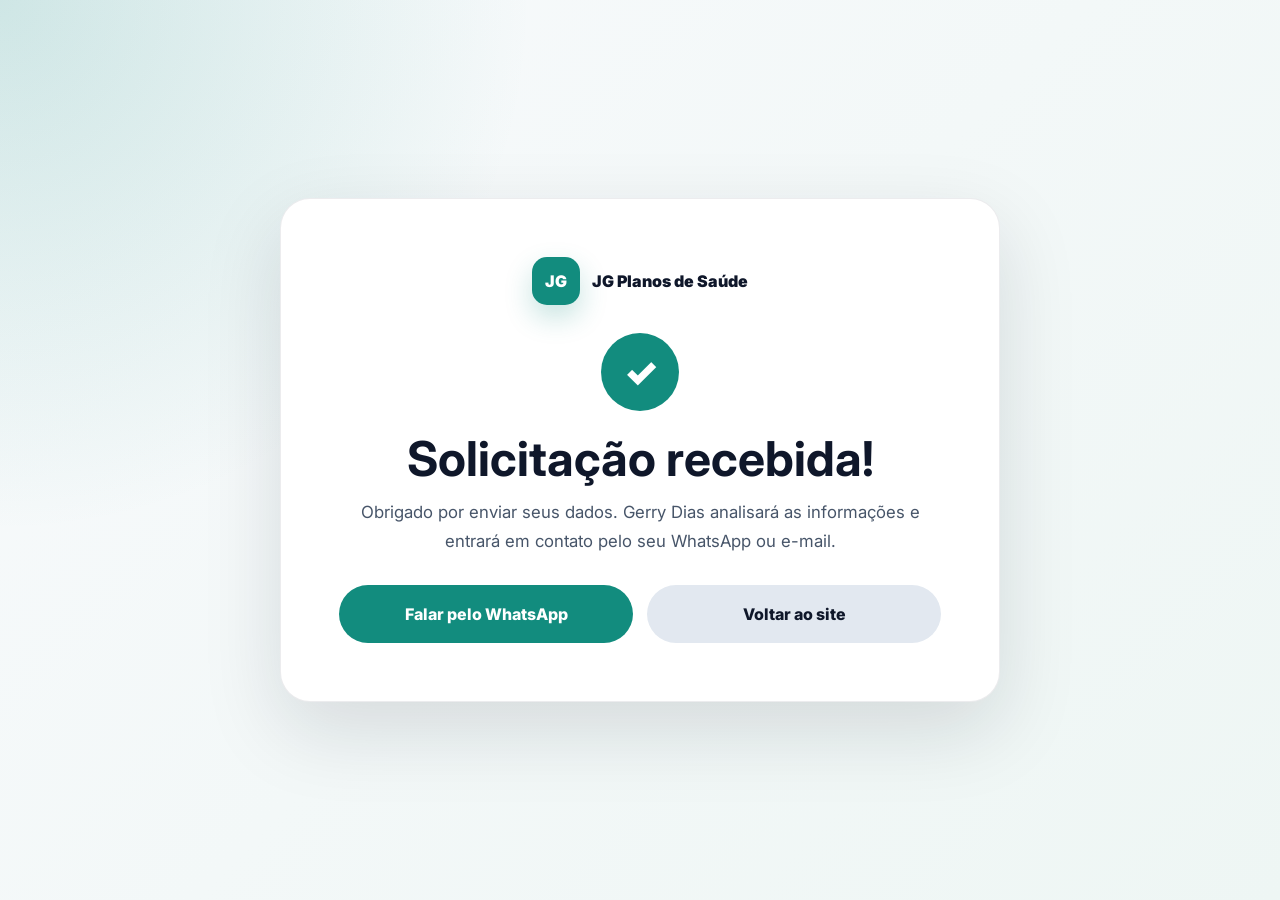
<file: obrigado.html>
<!DOCTYPE html>
<html lang="pt-BR">
<head>
  <meta charset="UTF-8" />
  <meta name="viewport" content="width=device-width, initial-scale=1.0" />
  <meta name="robots" content="noindex, nofollow" />
  <title>Solicitação recebida | JG Planos de Saúde</title>
  <meta name="description" content="Confirmação de recebimento da solicitação de cotação." />
  <link rel="preconnect" href="https://fonts.googleapis.com">
  <link rel="preconnect" href="https://fonts.gstatic.com" crossorigin>
  <link href="https://fonts.googleapis.com/css2?family=Inter:wght@400;500;600;700;800;900&display=swap" rel="stylesheet">

  <script>
    window.dataLayer = window.dataLayer || [];
    function gtag(){dataLayer.push(arguments);}
  </script>

  <!-- Google Tag Manager -->
  <script>(function(w,d,s,l,i){w[l]=w[l]||[];w[l].push({'gtm.start':
  new Date().getTime(),event:'gtm.js'});var f=d.getElementsByTagName(s)[0],
  j=d.createElement(s),dl=l!='dataLayer'?'&l='+l:'';j.async=true;j.src=
  'https://www.googletagmanager.com/gtm.js?id='+i+dl;f.parentNode.insertBefore(j,f);
  })(window,document,'script','dataLayer','GTM-NKNN2KNC');</script>
  <!-- End Google Tag Manager -->

  <script>
    (function () {
      if (sessionStorage.getItem('jg_quote_submitted') !== '1') {
        return;
      }

      sessionStorage.removeItem('jg_quote_submitted');

      // Snippet fornecido pelo Google para a conversão REQUEST_QUOTE.
      gtag('event', 'conversion_event_request_quote', {});
    })();
  </script>

  <style>
    * { box-sizing: border-box; }

    body {
      min-height: 100vh;
      margin: 0;
      display: grid;
      place-items: center;
      padding: 24px;
      font-family: Inter, Arial, sans-serif;
      color: #0f172a;
      background:
        radial-gradient(circle at top left, rgba(18, 140, 126, 0.18), transparent 34%),
        linear-gradient(135deg, #f8fafc, #eef6f4);
    }

    .card {
      width: min(100%, 720px);
      padding: clamp(30px, 7vw, 58px);
      border: 1px solid rgba(15, 23, 42, 0.08);
      border-radius: 30px;
      background: #ffffff;
      box-shadow: 0 28px 80px rgba(15, 23, 42, 0.13);
      text-align: center;
    }

    .brand {
      display: inline-flex;
      align-items: center;
      gap: 12px;
      margin-bottom: 28px;
      color: #0f172a;
      font-weight: 900;
    }

    .brand-logo {
      display: grid;
      place-items: center;
      width: 48px;
      height: 48px;
      border-radius: 15px;
      color: #ffffff;
      background: #128c7e;
      box-shadow: 0 12px 28px rgba(18, 140, 126, 0.24);
    }

    .check {
      display: grid;
      place-items: center;
      width: 78px;
      height: 78px;
      margin: 0 auto 22px;
      border-radius: 50%;
      color: #ffffff;
      background: #128c7e;
      font-size: 2.4rem;
      font-weight: 900;
    }

    h1 {
      margin: 0 0 14px;
      font-size: clamp(2rem, 5vw, 3rem);
      line-height: 1.08;
    }

    p {
      margin: 0 auto;
      max-width: 590px;
      color: #475569;
      font-size: 1.05rem;
      line-height: 1.7;
    }

    .actions {
      display: grid;
      grid-template-columns: repeat(2, minmax(0, 1fr));
      gap: 14px;
      margin-top: 30px;
    }

    .button {
      display: flex;
      align-items: center;
      justify-content: center;
      min-height: 58px;
      padding: 14px 18px;
      border-radius: 999px;
      text-decoration: none;
      font-weight: 800;
    }

    .whatsapp { color: #ffffff; background: #128c7e; }
    .home { color: #0f172a; background: #e2e8f0; }

    @media (max-width: 620px) {
      .actions { grid-template-columns: 1fr; }
    }
  </style>
</head>
<body>
  <!-- Google Tag Manager (noscript) -->
  <noscript><iframe src="https://www.googletagmanager.com/ns.html?id=GTM-NKNN2KNC"
  height="0" width="0" style="display:none;visibility:hidden"></iframe></noscript>
  <!-- End Google Tag Manager (noscript) -->

  <main class="card">
    <div class="brand"><span class="brand-logo">JG</span> JG Planos de Saúde</div>
    <div class="check" aria-hidden="true">✓</div>
    <h1>Solicitação recebida!</h1>
    <p>Obrigado por enviar seus dados. Gerry Dias analisará as informações e entrará em contato pelo seu WhatsApp ou e-mail.</p>
    <div class="actions">
      <a class="button whatsapp" href="https://wa.me/5571981181395?text=Olá%2C%20Gerry!%20Acabei%20de%20enviar%20uma%20solicitação%20de%20cotação%20pelo%20site." target="_blank" rel="noopener">Falar pelo WhatsApp</a>
      <a class="button home" href="index.html">Voltar ao site</a>
    </div>
  </main>
</body>
</html>
</file>
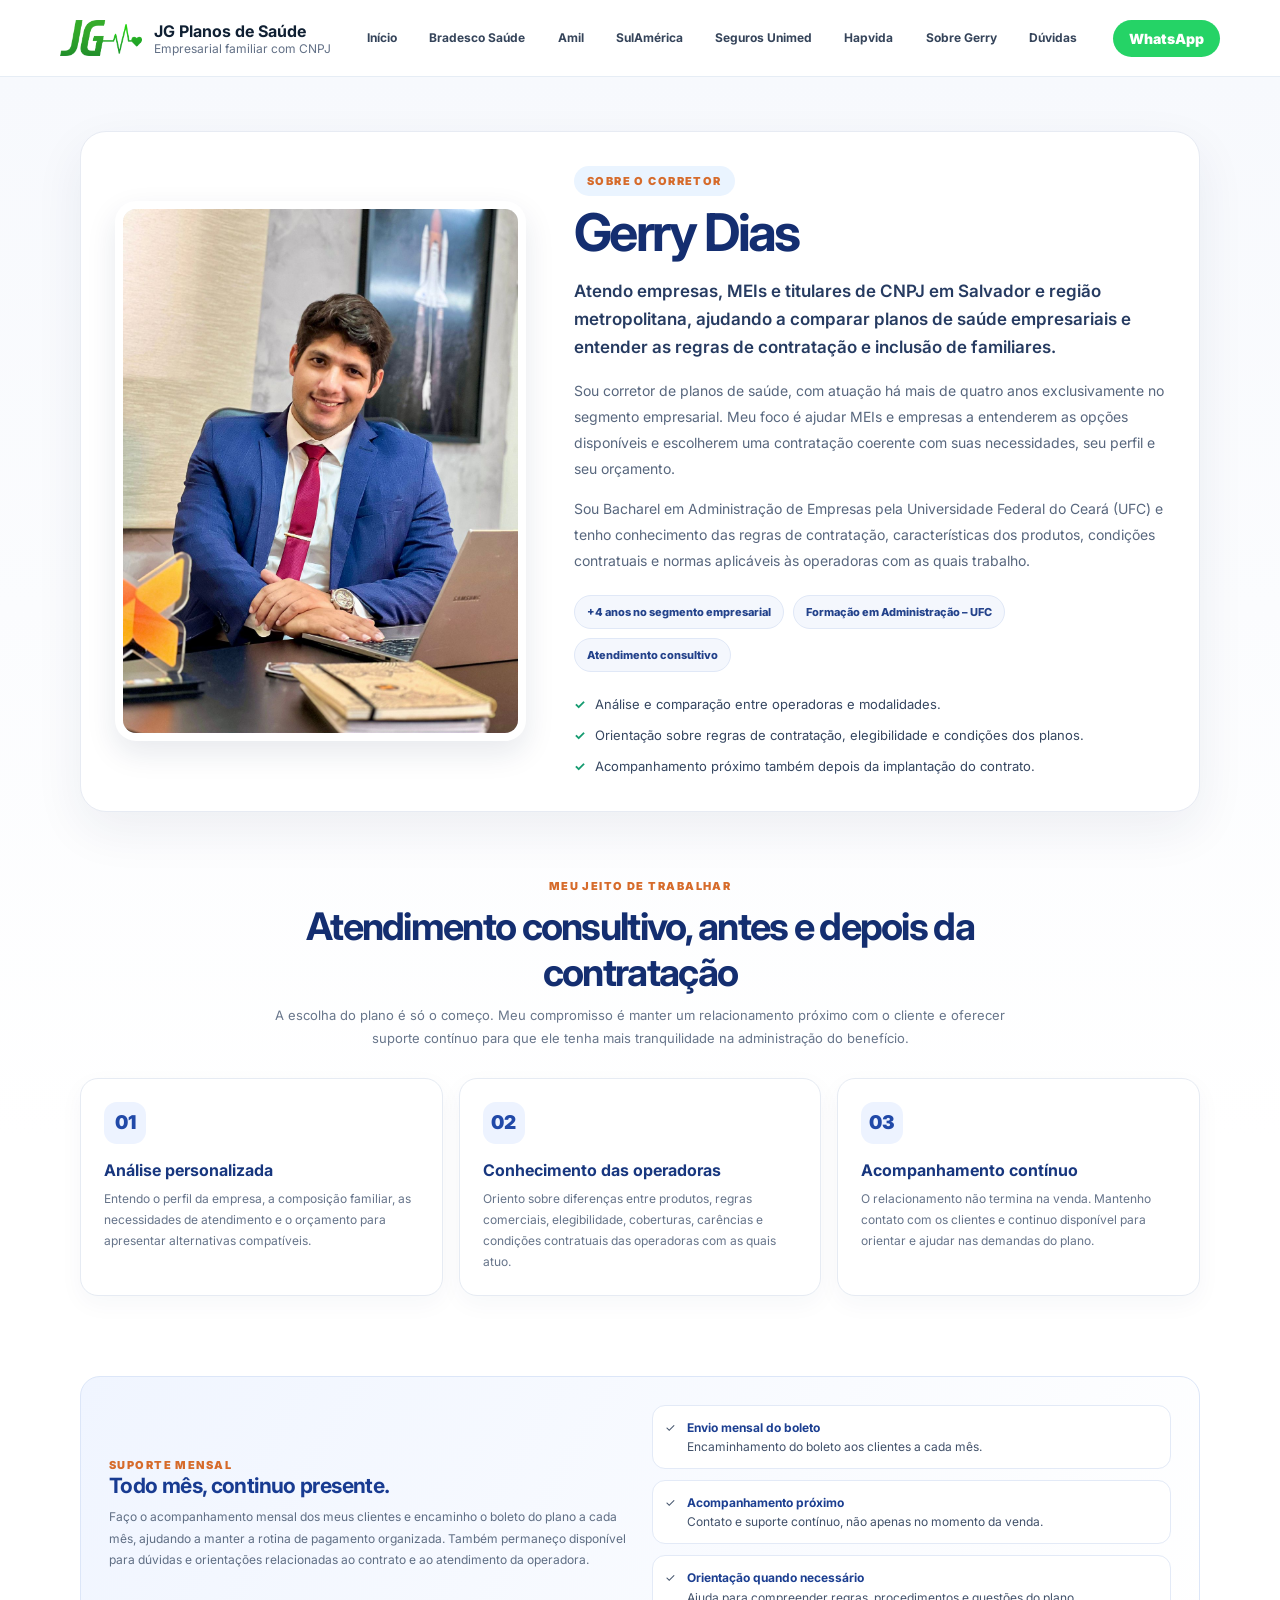
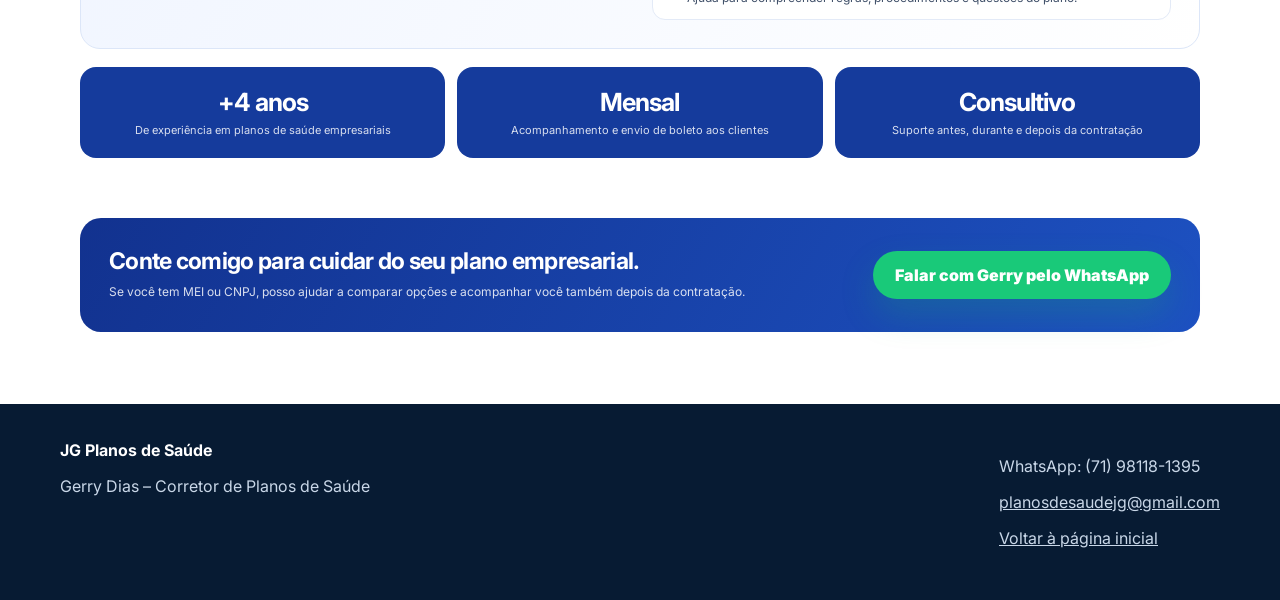
<file: sobre.html>
<!DOCTYPE html><html lang="pt-BR"><head><meta charset="UTF-8"><meta name="viewport" content="width=device-width, initial-scale=1.0"><title>Gerry Dias | Corretor de Planos Empresariais em Salvador</title><meta name="description" content="Conheça Gerry Dias, corretor de planos de saúde empresariais para MEI e CNPJ, com atendimento em Salvador e região metropolitana da Bahia.">
<link rel="canonical" href="https://jgplanosdesaude.com.br/sobre.html">
<meta property="og:locale" content="pt_BR">
<meta property="og:type" content="website">
<meta property="og:site_name" content="JG Planos de Saúde">
<meta property="og:title" content="Gerry Dias | Corretor de Planos Empresariais em Salvador">
<meta property="og:description" content="Conheça Gerry Dias, corretor de planos de saúde empresariais para MEI e CNPJ, com atendimento em Salvador e região metropolitana da Bahia.">
<meta property="og:url" content="https://jgplanosdesaude.com.br/sobre.html">
<meta property="og:image" content="https://jgplanosdesaude.com.br/imagens/logo-jg-header.png">
<meta name="twitter:card" content="summary_large_image"><link rel="preconnect" href="https://fonts.googleapis.com"><link rel="preconnect" href="https://fonts.gstatic.com" crossorigin><link href="https://fonts.googleapis.com/css2?family=Inter:wght@400;500;600;700;800;900&display=swap" rel="stylesheet"><link rel="stylesheet" href="style.css?v=20261125-menu-fix"><link rel="stylesheet" href="hero-hospitais.css"><link rel="stylesheet" href="responsive.css?v=20261125-menu-fix"><link rel="stylesheet" href="paginas.css">
<style>
.about-page{padding:54px 0 72px;background:linear-gradient(180deg,#f7f9fd 0%,#fff 55%)}
.about-page .container{width:min(1120px,calc(100% - 40px));margin:auto}
.about-hero{display:grid;grid-template-columns:.82fr 1.18fr;gap:48px;align-items:center;padding:34px;border:1px solid #e7ebf3;border-radius:26px;background:#fff;box-shadow:0 18px 50px rgba(22,43,88,.07)}
.about-photo{overflow:hidden;border-radius:21px;background:#edf1f8;box-shadow:0 12px 30px rgba(18,38,78,.10)}
.about-photo img{display:block;width:100%;aspect-ratio:4/5;object-fit:cover;object-position:center}
.about-text .section-label,.about-eyebrow{color:#d66b2b;font-size:11px;font-weight:900;letter-spacing:.13em;text-transform:uppercase}
.about-text h1{margin:10px 0 16px;color:#142e70;font-size:clamp(34px,5vw,52px);line-height:1.04;letter-spacing:-.05em}
.about-text p{color:#58677e;font-size:14px;line-height:1.85}
.about-text .lead{color:#263b61;font-size:17px;font-weight:600;line-height:1.65}
.about-highlights{display:flex;flex-wrap:wrap;gap:9px;margin:22px 0}
.about-highlights span{padding:9px 12px;border:1px solid #e0e8f7;border-radius:99px;background:#f4f7fd;color:#23428b;font-size:11px;font-weight:800}
.about-checks{display:grid;gap:10px;margin-top:20px}
.about-checks span{display:flex;gap:10px;align-items:flex-start;color:#354660;font-size:13px;line-height:1.6}
.about-checks b{color:#159b70}
.about-section{padding:62px 0 0}
.about-section-heading{max-width:760px;margin:0 auto 27px;text-align:center}
.about-section-heading span{color:#d66b2b;font-size:11px;font-weight:900;letter-spacing:.13em;text-transform:uppercase}
.about-section-heading h2{margin:9px 0;color:#142e70;font-size:clamp(27px,4vw,38px);letter-spacing:-.045em}
.about-section-heading p{margin:0;color:#68768b;font-size:13px;line-height:1.8}
.service-grid{display:grid;grid-template-columns:repeat(3,1fr);gap:16px}
.service-card{padding:23px;border:1px solid #e6ebf3;border-radius:18px;background:#fff;box-shadow:0 8px 25px rgba(20,45,100,.04)}
.service-icon{display:grid;place-items:center;width:42px;height:42px;margin-bottom:16px;border-radius:13px;background:#edf3ff;color:#2149a8;font-size:19px;font-weight:900}
.service-card h3{margin:0 0 8px;color:#18377f;font-size:16px}
.service-card p{margin:0;color:#66748a;font-size:12px;line-height:1.75}
.monthly-panel{display:grid;grid-template-columns:1fr 1fr;gap:24px;align-items:center;margin-top:18px;padding:28px;border:1px solid #dce6f8;border-radius:20px;background:linear-gradient(120deg,#f0f5ff,#fff)}
.monthly-panel h3{margin:0 0 8px;color:#183b91;font-size:21px;letter-spacing:-.03em}
.monthly-panel p{margin:0;color:#5f6e84;font-size:12px;line-height:1.8}
.monthly-steps{display:grid;gap:11px}
.monthly-step{display:flex;gap:11px;align-items:flex-start;padding:12px;border:1px solid #e3eaf7;border-radius:13px;background:#fff;color:#41516a;font-size:12px;line-height:1.6}
.monthly-step strong{display:block;color:#1c3f91}
.experience-band{display:grid;grid-template-columns:repeat(3,1fr);gap:12px;margin-top:18px}
.experience-item{padding:20px;border-radius:16px;background:#153b9c;color:#fff;text-align:center}
.experience-item strong{display:block;font-size:25px;letter-spacing:-.04em}
.experience-item span{display:block;margin-top:5px;color:rgba(255,255,255,.83);font-size:11px;line-height:1.5}
.about-final{display:flex;justify-content:space-between;align-items:center;gap:22px;margin-top:60px;padding:29px;border-radius:21px;background:linear-gradient(120deg,#12328f,#1d51c1);color:#fff}
.about-final h2{margin:0 0 7px;color:#fff;font-size:23px;letter-spacing:-.03em}
.about-final p{margin:0;color:rgba(255,255,255,.84);font-size:12px;line-height:1.7}
.about-final .btn{flex:0 0 auto;background:#19c979;color:#fff}
@media(max-width:800px){.about-hero{grid-template-columns:1fr;gap:25px;padding:22px}.about-photo{max-width:380px;margin:auto}.service-grid{grid-template-columns:1fr 1fr}.monthly-panel{grid-template-columns:1fr}}
@media(max-width:560px){.about-page{padding:24px 0 50px}.about-page .container{width:calc(100% - 28px)}.service-grid{grid-template-columns:1fr}.experience-band{gap:7px}.experience-item{padding:15px 7px}.experience-item strong{font-size:20px}.experience-item span{font-size:10px}.about-final{align-items:flex-start;flex-direction:column;padding:23px}.about-final .btn{width:100%}}
</style>

<!-- Google Tag Manager -->
<script>(function(w,d,s,l,i){w[l]=w[l]||[];w[l].push({'gtm.start':new Date().getTime(),event:'gtm.js'});var f=d.getElementsByTagName(s)[0],j=d.createElement(s),dl=l!='dataLayer'?'&l='+l:'';j.async=true;j.src='https://www.googletagmanager.com/gtm.js?id='+i+dl;f.parentNode.insertBefore(j,f);})(window,document,'script','dataLayer','GTM-NKNN2KNC');</script>
<!-- End Google Tag Manager -->
<script src="site-enhancements.js" defer></script>
</head><body><header class="topbar"><div class="container nav">
<a class="brand" href="index.html" aria-label="JG Planos de Saúde"><img class="brand-logo-img" src="imagens/logo-jg-header.png" alt="Logomarca JG Planos de Saúde"><span><strong>JG Planos de Saúde</strong><small>Empresarial familiar com CNPJ</small></span></a>
<nav class="menu" aria-label="Menu principal">
<a href="index.html">Início</a><a href="bradesco.html">Bradesco Saúde</a><a href="amil.html">Amil</a><a href="sulamerica.html">SulAmérica</a><a href="unimed.html">Seguros Unimed</a><a href="hapvida.html">Hapvida</a><a href="sobre.html">Sobre Gerry</a><a href="faq.html">Dúvidas</a>
</nav><a class="btn btn-whatsapp btn-small" href="https://wa.me/5571981181395?text=Ol%C3%A1%2C%20Gerry!%20Quero%20uma%20cota%C3%A7%C3%A3o%20de%20plano%20empresarial%20familiar." target="_blank" rel="noopener">WhatsApp</a></div></header><main class="about-page">
<div class="container">
<section class="about-hero" id="sobre">
  <div class="about-photo"><img alt="Gerry Dias, corretor especializado em planos empresariais" src="imagens/gerry-sobre.jpeg"/></div>
  <div class="about-text">
    <span class="section-label">Sobre o corretor</span>
    <h1>Gerry Dias</h1>
    <p class="lead">Atendo empresas, MEIs e titulares de CNPJ em Salvador e região metropolitana, ajudando a comparar planos de saúde empresariais e entender as regras de contratação e inclusão de familiares.</p>
    <p>Sou corretor de planos de saúde, com atuação há mais de quatro anos exclusivamente no segmento empresarial. Meu foco é ajudar MEIs e empresas a entenderem as opções disponíveis e escolherem uma contratação coerente com suas necessidades, seu perfil e seu orçamento.</p>
    <p>Sou Bacharel em Administração de Empresas pela Universidade Federal do Ceará (UFC) e tenho conhecimento das regras de contratação, características dos produtos, condições contratuais e normas aplicáveis às operadoras com as quais trabalho.</p>
    <div class="about-highlights"><span>+4 anos no segmento empresarial</span><span>Formação em Administração – UFC</span><span>Atendimento consultivo</span></div>
    <div class="about-checks">
      <span><b>✓</b> Análise e comparação entre operadoras e modalidades.</span>
      <span><b>✓</b> Orientação sobre regras de contratação, elegibilidade e condições dos planos.</span>
      <span><b>✓</b> Acompanhamento próximo também depois da implantação do contrato.</span>
    </div>
  </div>
</section>

<section class="about-section">
  <div class="about-section-heading">
    <span>Meu jeito de trabalhar</span>
    <h2>Atendimento consultivo, antes e depois da contratação</h2>
    <p>A escolha do plano é só o começo. Meu compromisso é manter um relacionamento próximo com o cliente e oferecer suporte contínuo para que ele tenha mais tranquilidade na administração do benefício.</p>
  </div>
  <div class="service-grid">
    <article class="service-card"><div class="service-icon">01</div><h3>Análise personalizada</h3><p>Entendo o perfil da empresa, a composição familiar, as necessidades de atendimento e o orçamento para apresentar alternativas compatíveis.</p></article>
    <article class="service-card"><div class="service-icon">02</div><h3>Conhecimento das operadoras</h3><p>Oriento sobre diferenças entre produtos, regras comerciais, elegibilidade, coberturas, carências e condições contratuais das operadoras com as quais atuo.</p></article>
    <article class="service-card"><div class="service-icon">03</div><h3>Acompanhamento contínuo</h3><p>O relacionamento não termina na venda. Mantenho contato com os clientes e continuo disponível para orientar e ajudar nas demandas do plano.</p></article>
  </div>
</section>

<section class="about-section">
  <div class="monthly-panel">
    <div>
      <span class="about-eyebrow">Suporte mensal</span>
      <h3>Todo mês, continuo presente.</h3>
      <p>Faço o acompanhamento mensal dos meus clientes e encaminho o boleto do plano a cada mês, ajudando a manter a rotina de pagamento organizada. Também permaneço disponível para dúvidas e orientações relacionadas ao contrato e ao atendimento da operadora.</p>
    </div>
    <div class="monthly-steps">
      <div class="monthly-step"><span>✓</span><div><strong>Envio mensal do boleto</strong>Encaminhamento do boleto aos clientes a cada mês.</div></div>
      <div class="monthly-step"><span>✓</span><div><strong>Acompanhamento próximo</strong>Contato e suporte contínuo, não apenas no momento da venda.</div></div>
      <div class="monthly-step"><span>✓</span><div><strong>Orientação quando necessário</strong>Ajuda para compreender regras, procedimentos e questões do plano.</div></div>
    </div>
  </div>
  <div class="experience-band">
    <div class="experience-item"><strong>+4 anos</strong><span>De experiência em planos de saúde empresariais</span></div>
    <div class="experience-item"><strong>Mensal</strong><span>Acompanhamento e envio de boleto aos clientes</span></div>
    <div class="experience-item"><strong>Consultivo</strong><span>Suporte antes, durante e depois da contratação</span></div>
  </div>
</section>

<section class="about-final">
  <div><h2>Conte comigo para cuidar do seu plano empresarial.</h2><p>Se você tem MEI ou CNPJ, posso ajudar a comparar opções e acompanhar você também depois da contratação.</p></div>
  <a class="btn btn-primary" href="https://wa.me/5571981181395?text=Ol%C3%A1%2C%20Gerry!%20Quero%20conhecer%20seu%20trabalho%20consultivo%20e%20receber%20uma%20cota%C3%A7%C3%A3o%20de%20plano%20empresarial." target="_blank" rel="noopener">Falar com Gerry pelo WhatsApp</a>
</section>
</div>
</main><footer class="footer"><div class="container footer-grid"><div><strong>JG Planos de Saúde</strong><p>Gerry Dias – Corretor de Planos de Saúde</p></div><div><p>WhatsApp: (71) 98118-1395</p><p><a href="mailto:planosdesaudejg@gmail.com">planosdesaudejg@gmail.com</a></p><p><a href="index.html">Voltar à página inicial</a></p></div></div></footer></body></html>
</file>
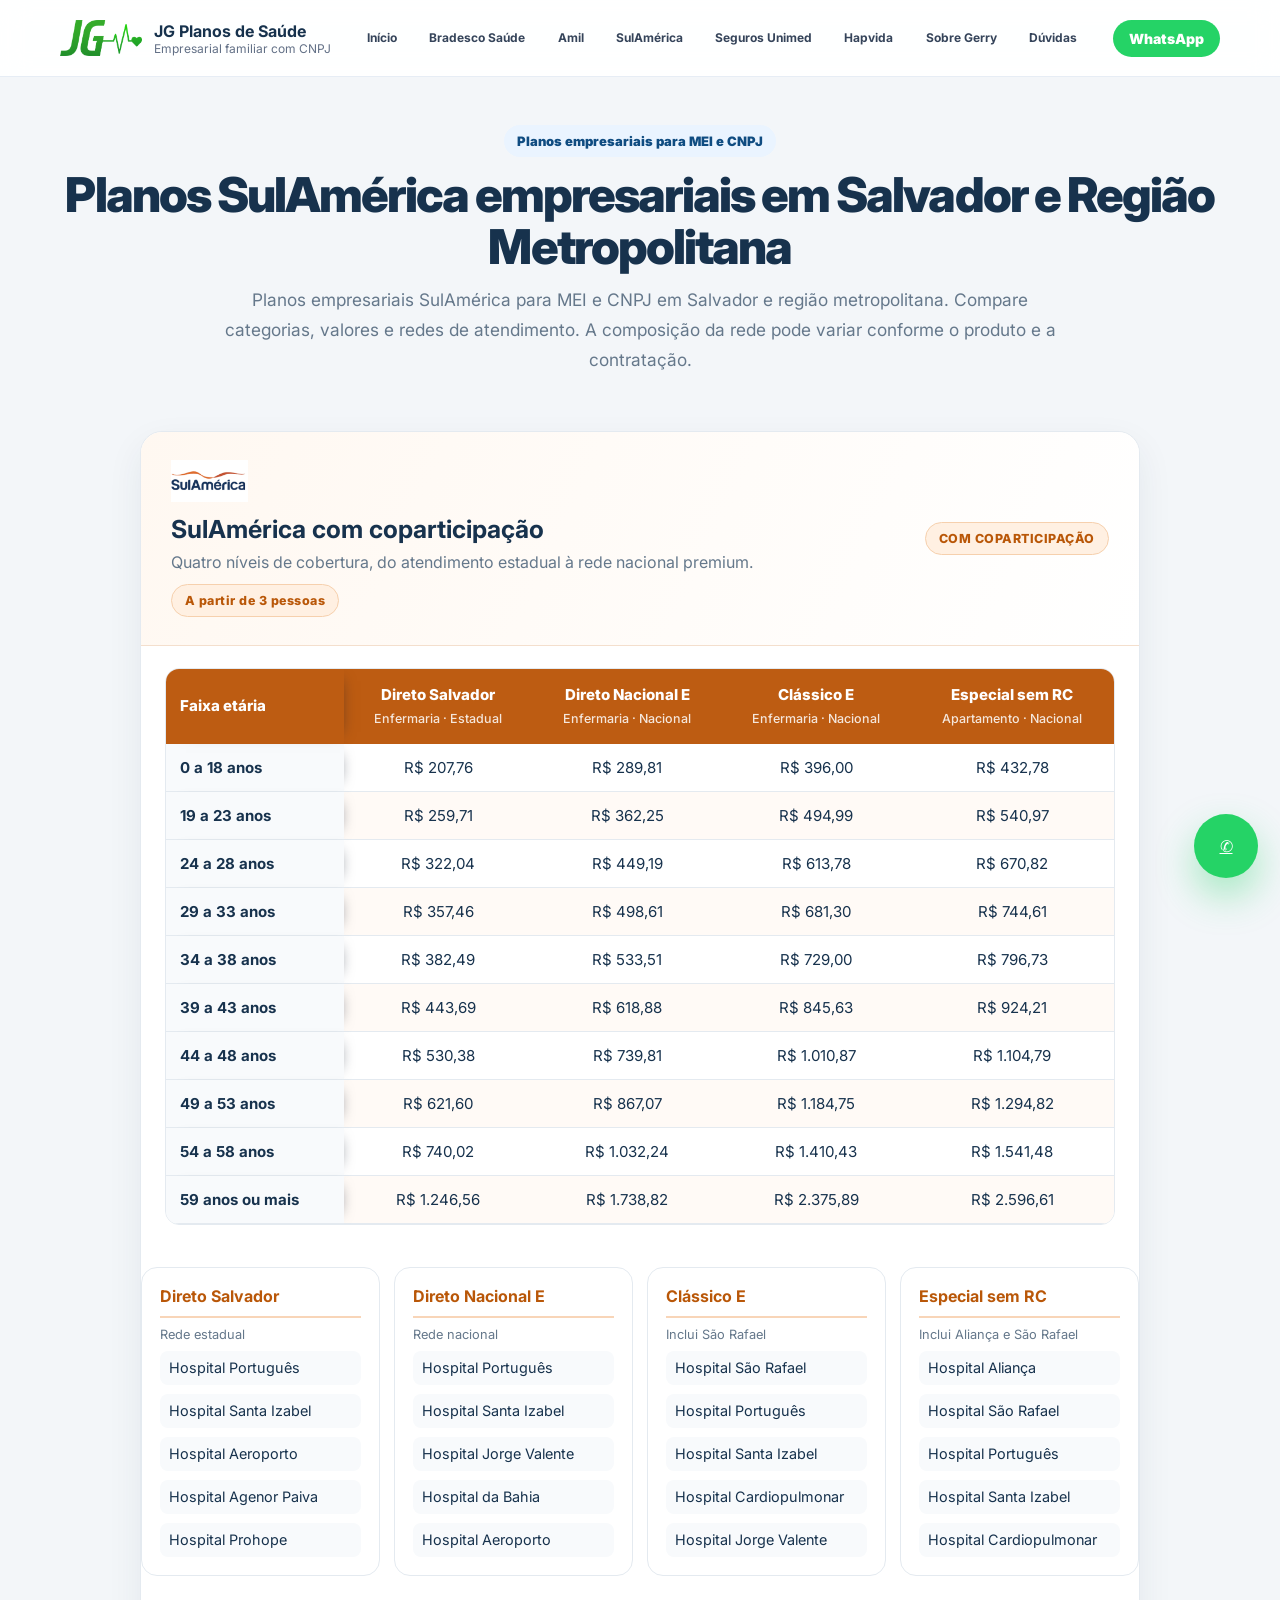
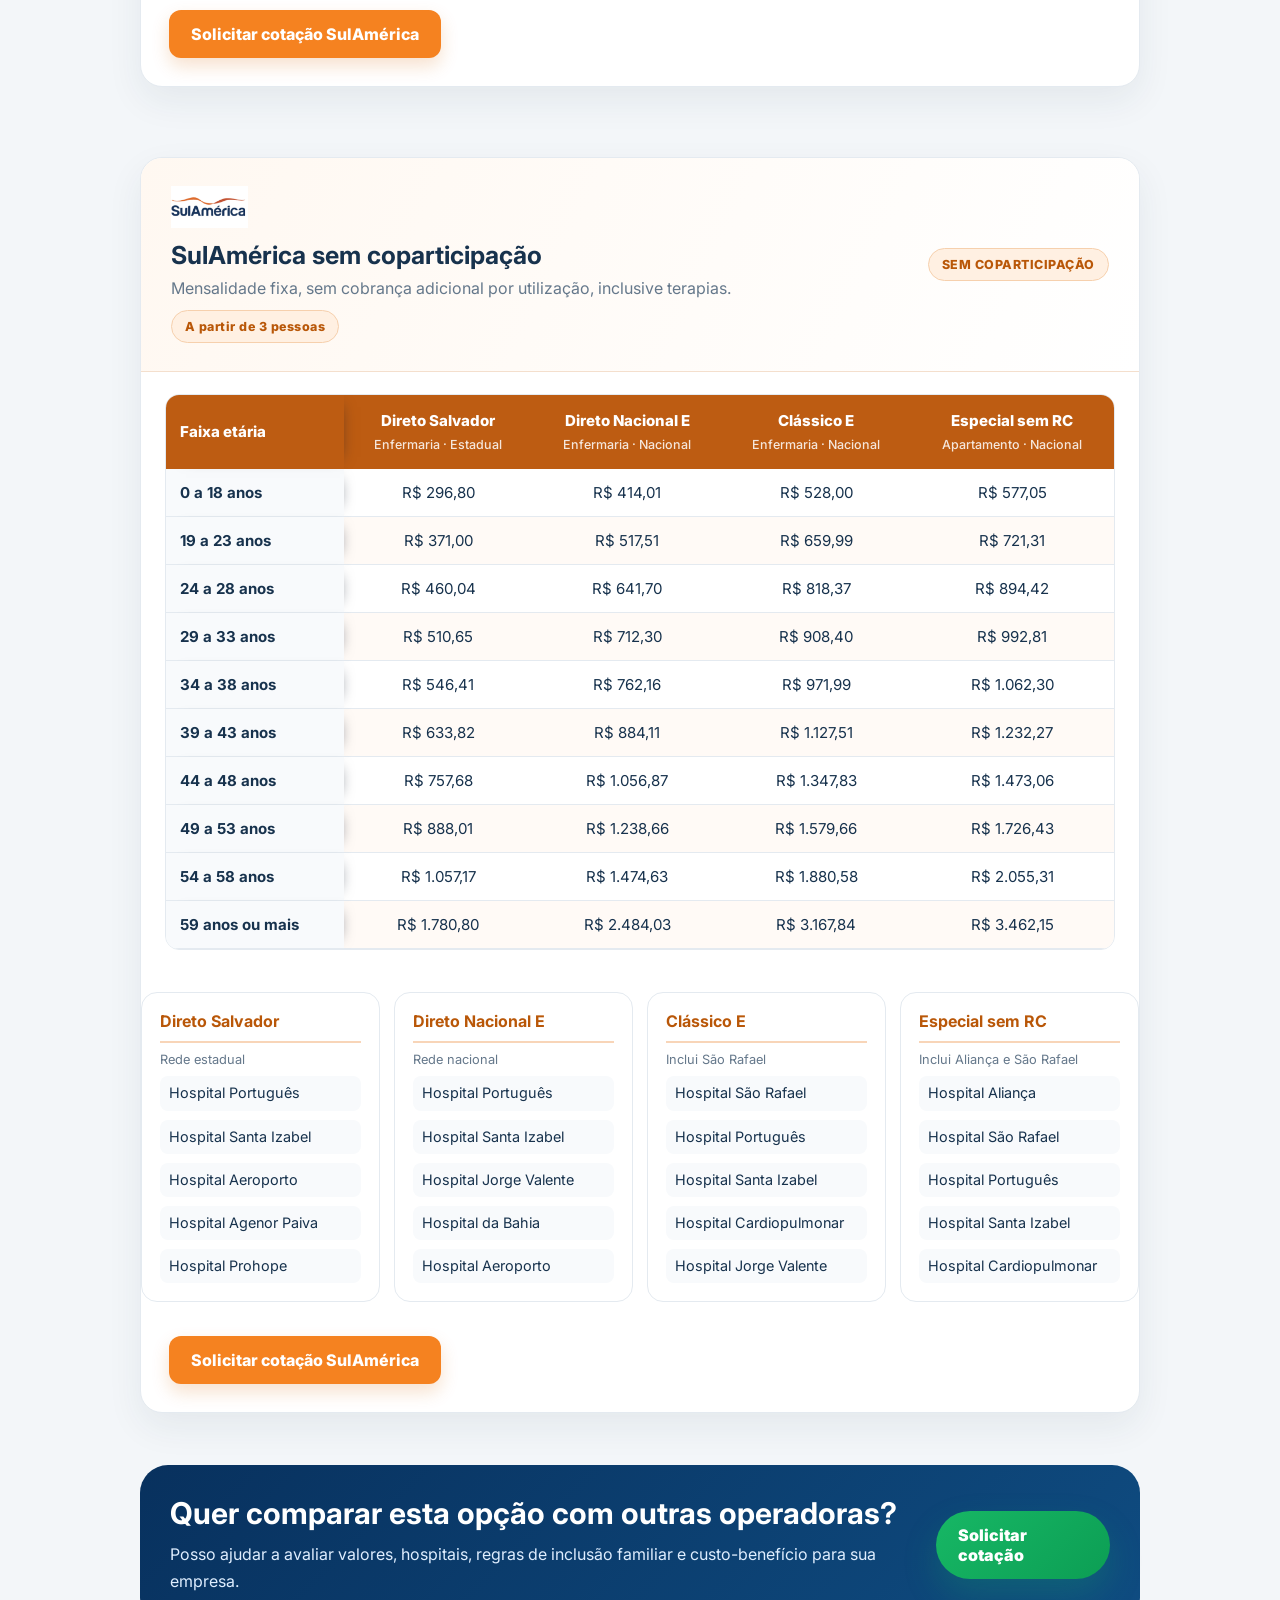
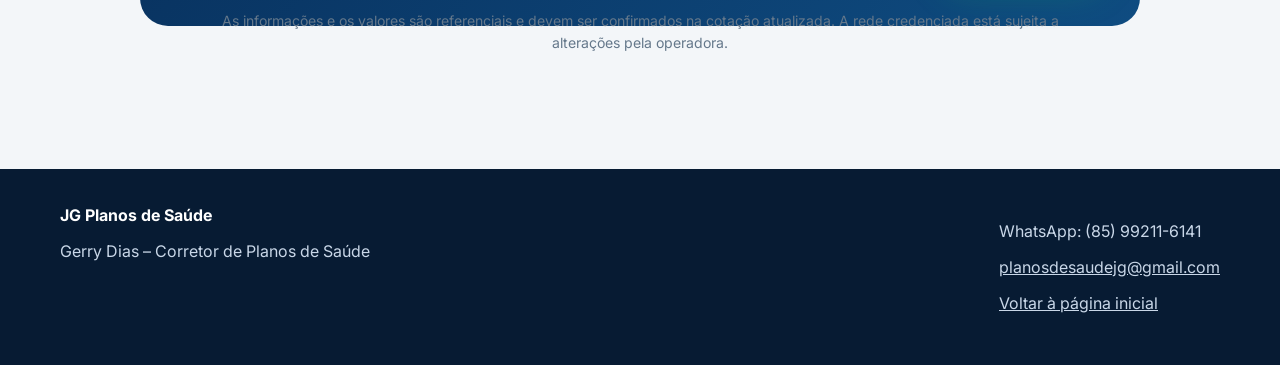
<file: sulamerica.html>
<!DOCTYPE html><html lang="pt-BR"><head><meta charset="UTF-8"><meta name="viewport" content="width=device-width, initial-scale=1.0"><title>SulAmérica Empresarial em Salvador | MEI e CNPJ</title><meta name="description" content="Compare planos SulAmérica empresariais para MEI e CNPJ em Salvador, Lauro de Freitas, Camaçari e Região Metropolitana. Consulte categorias e rede credenciada.">
<link rel="canonical" href="https://jgplanosdesaude.com.br/sulamerica.html">
<meta property="og:locale" content="pt_BR">
<meta property="og:type" content="website">
<meta property="og:site_name" content="JG Planos de Saúde">
<meta property="og:title" content="SulAmérica Empresarial em Salvador | MEI e CNPJ">
<meta property="og:description" content="Compare planos SulAmérica empresariais para MEI e CNPJ em Salvador, Lauro de Freitas, Camaçari e Região Metropolitana. Consulte categorias e rede credenciada.">
<meta property="og:url" content="https://jgplanosdesaude.com.br/sulamerica.html">
<meta property="og:image" content="https://jgplanosdesaude.com.br/imagens/logo-jg-header.png">
<meta name="twitter:card" content="summary_large_image"><link rel="preconnect" href="https://fonts.googleapis.com"><link rel="preconnect" href="https://fonts.gstatic.com" crossorigin><link href="https://fonts.googleapis.com/css2?family=Inter:wght@400;500;600;700;800;900&display=swap" rel="stylesheet"><link rel="stylesheet" href="style.css?v=20261125-menu-fix"><link rel="stylesheet" href="hero-hospitais.css"><link rel="stylesheet" href="responsive.css?v=20261125-menu-fix"><link rel="stylesheet" href="paginas.css"><style>
:root{--sa-orange:#f58220;--sa-orange-dark:#d9680b;--sa-ink:#17324d;--sa-muted:#65788b;--sa-bg:#f3f6f9;--sa-line:#e4eaf0}
body{background:var(--sa-bg);color:var(--sa-ink);font-family:Inter,Arial,sans-serif}
.operators.section-padding{padding:48px 0 64px}.operators .container{max-width:1200px}
.tables-heading{font-size:clamp(2rem,4vw,3rem);font-weight:850;letter-spacing:-.04em;color:#17324d;margin:12px 0}
.intro{font-size:1.08rem;line-height:1.75;color:var(--sa-muted);max-width:850px}
.sa-jump{display:flex;flex-wrap:wrap;gap:10px;margin:26px 0 34px}.sa-jump a{border:1px solid #f3c69f;background:#fff8f1;color:#b95708;padding:11px 16px;border-radius:999px;font-weight:700;text-decoration:none}
.sa-overview,.sulamerica-comparison{background:#fff;border:1px solid var(--sa-line);border-radius:22px;box-shadow:0 14px 36px rgba(23,50,77,.07);padding:28px;margin:24px 0;overflow:hidden}
.sa-overview-heading h2{font-size:1.65rem;letter-spacing:-.025em;margin:8px 0;color:var(--sa-ink)}
.sa-option-grid{display:grid;grid-template-columns:repeat(2,minmax(0,1fr));gap:16px;margin-top:22px}
.sa-option-card{display:flex;flex-direction:column;gap:12px;padding:24px;border:1px solid var(--sa-line);border-radius:18px;text-decoration:none;color:var(--sa-ink);background:linear-gradient(145deg,#fff,#fffaf5);min-height:180px}
.sa-option-card strong{font-size:1.35rem}.sa-option-card b{color:var(--sa-orange-dark);margin-top:auto}.sa-option-featured{border:1.5px solid #f4b77e;background:linear-gradient(145deg,#fff8f1,#fff)}
.sulamerica-comparison{padding:0}.sulamerica-title{padding:28px 30px;background:linear-gradient(115deg,#fff8f1,#fff);border-bottom:1px solid #f4dfcd;display:flex;align-items:center;justify-content:space-between;gap:20px}
.sulamerica-title h3{font-size:1.55rem;color:var(--sa-ink);margin:8px 0}.sulamerica-title p{color:var(--sa-muted);margin:6px 0 12px}.sulamerica-title img{max-width:130px;max-height:42px;object-fit:contain}
.sulamerica-badge,.minimum-lives{display:inline-flex;background:#fff0e2;color:#b95708;border:1px solid #f6d0ad;border-radius:999px;padding:8px 13px;font-size:.78rem;font-weight:800;letter-spacing:.04em}
.hapvida-table-wrap{overflow-x:auto;padding:22px 24px}.sulamerica-table{width:100%;min-width:780px;border-collapse:separate;border-spacing:0;border:1px solid var(--sa-line);border-radius:14px;overflow:hidden;font-size:.94rem}
.sulamerica-table th{background:#bd5c12!important;color:#fff!important;padding:16px 14px!important;text-align:center;font-weight:800;white-space:normal;line-height:1.35}.sulamerica-table th:first-child{text-align:left}.sulamerica-table td{padding:14px!important;border-bottom:1px solid var(--sa-line);text-align:center;background:#fff}.sulamerica-table tbody tr:nth-child(even) td{background:#fffaf6}.sulamerica-table td:first-child{text-align:left;font-weight:700;color:var(--sa-ink);background:#f8fafc!important}.plan-subtitle{display:block;font-size:.78rem;font-weight:500;opacity:.85;margin-top:5px}
.sa-network-section{padding:26px 28px 8px}.sa-network-heading h4{font-size:1.45rem;margin:7px 0;color:var(--sa-ink)}.sa-network-heading p{color:var(--sa-muted);line-height:1.6}.sulamerica-network{display:grid;grid-template-columns:repeat(4,minmax(0,1fr));gap:14px;margin:20px 0 26px}.sulamerica-plan{border:1px solid var(--sa-line);border-radius:16px;padding:18px;background:#fff;display:flex;flex-direction:column;gap:9px}.sulamerica-plan strong{color:#b95708;font-size:1rem;border-bottom:2px solid #f8d5b8;padding-bottom:10px}.sulamerica-plan em{font-size:.8rem;color:var(--sa-muted);font-style:normal}.sulamerica-plan span{font-size:.9rem;line-height:1.4;padding:7px 9px;background:#f8fafc;border-radius:8px}
.hapvida-cta{display:inline-flex;margin:8px 28px 28px;background:var(--sa-orange);color:#fff!important;padding:14px 22px;border-radius:12px;text-decoration:none;font-weight:800;box-shadow:0 8px 18px rgba(217,104,11,.2)}.hapvida-cta:hover{background:var(--sa-orange-dark)}
.tables-disclaimer{color:var(--sa-muted);font-size:.88rem;line-height:1.6}.footer{margin-top:20px}
@media(max-width:850px){.sulamerica-network{grid-template-columns:repeat(2,minmax(0,1fr))}.sa-overview,.sulamerica-comparison{border-radius:16px}.sulamerica-title{align-items:flex-start;flex-direction:column}}
@media(max-width:560px){.operators.section-padding{padding:28px 0}.sa-option-grid,.sulamerica-network{grid-template-columns:1fr}.sa-overview,.sulamerica-title{padding:20px}.sa-network-section{padding:20px 16px}.hapvida-table-wrap{padding:14px}}
</style><!-- Google Tag Manager -->
<script>(function(w,d,s,l,i){w[l]=w[l]||[];w[l].push({'gtm.start':new Date().getTime(),event:'gtm.js'});var f=d.getElementsByTagName(s)[0],j=d.createElement(s),dl=l!='dataLayer'?'&l='+l:'';j.async=true;j.src='https://www.googletagmanager.com/gtm.js?id='+i+dl;f.parentNode.insertBefore(j,f);})(window,document,'script','dataLayer','GTM-NKNN2KNC');</script>
<!-- End Google Tag Manager -->
<script src="site-enhancements.js" defer></script>
</head><body><header class="topbar"><div class="container nav">
<a class="brand" href="index.html" aria-label="JG Planos de Saúde"><img class="brand-logo-img" src="imagens/logo-jg-header.png" alt="Logomarca JG Planos de Saúde"><span><strong>JG Planos de Saúde</strong><small>Empresarial familiar com CNPJ</small></span></a>
<nav class="menu" aria-label="Menu principal">
<a href="index.html">Início</a><a href="bradesco.html">Bradesco Saúde</a><a href="amil.html">Amil</a><a href="sulamerica.html">SulAmérica</a><a href="unimed.html">Seguros Unimed</a><a href="hapvida.html">Hapvida</a><a href="sobre.html">Sobre Gerry</a><a href="faq.html">Dúvidas</a>
</nav><a class="btn btn-whatsapp btn-small" href="https://wa.me/5571981181395?text=Ol%C3%A1%2C%20Gerry!%20Quero%20uma%20cota%C3%A7%C3%A3o%20de%20plano%20empresarial%20familiar." target="_blank" rel="noopener">WhatsApp</a></div></header><main><section class="operators section-padding"><div class="container">
<span class="section-label">Planos empresariais para MEI e CNPJ</span>
<h1 class="tables-heading">Planos SulAmérica empresariais em Salvador e Região Metropolitana</h1>
<p class="intro">Planos empresariais SulAmérica para MEI e CNPJ em Salvador e região metropolitana. Compare categorias, valores e redes de atendimento. A composição da rede pode variar conforme o produto e a contratação.</p>
<div class="operator-grid"><article class="sulamerica-comparison with-copay operator-anchor" id="tabela-sulamerica">
<div class="sulamerica-title"><div><img alt="SulAmérica" src="imagens/sulamerica.png"/><h3>SulAmérica com coparticipação</h3><p>Quatro níveis de cobertura, do atendimento estadual à rede nacional premium.</p><span class="minimum-lives">A partir de 3 pessoas</span></div><span class="sulamerica-badge">COM COPARTICIPAÇÃO</span></div>
<div aria-label="Tabela SulAmérica com coparticipação" class="hapvida-table-wrap" role="region" tabindex="0"><table class="hapvida-table sulamerica-table"><thead><tr><th>Faixa etária</th><th>Direto Salvador<span class="plan-subtitle">Enfermaria · Estadual</span></th><th>Direto Nacional E<span class="plan-subtitle">Enfermaria · Nacional</span></th><th>Clássico E<span class="plan-subtitle">Enfermaria · Nacional</span></th><th>Especial sem RC<span class="plan-subtitle">Apartamento · Nacional</span></th></tr></thead><tbody>
<tr><td>0 a 18 anos</td><td>R$ 207,76</td><td>R$ 289,81</td><td>R$ 396,00</td><td>R$ 432,78</td></tr><tr><td>19 a 23 anos</td><td>R$ 259,71</td><td>R$ 362,25</td><td>R$ 494,99</td><td>R$ 540,97</td></tr><tr><td>24 a 28 anos</td><td>R$ 322,04</td><td>R$ 449,19</td><td>R$ 613,78</td><td>R$ 670,82</td></tr><tr><td>29 a 33 anos</td><td>R$ 357,46</td><td>R$ 498,61</td><td>R$ 681,30</td><td>R$ 744,61</td></tr><tr><td>34 a 38 anos</td><td>R$ 382,49</td><td>R$ 533,51</td><td>R$ 729,00</td><td>R$ 796,73</td></tr><tr><td>39 a 43 anos</td><td>R$ 443,69</td><td>R$ 618,88</td><td>R$ 845,63</td><td>R$ 924,21</td></tr><tr><td>44 a 48 anos</td><td>R$ 530,38</td><td>R$ 739,81</td><td>R$ 1.010,87</td><td>R$ 1.104,79</td></tr><tr><td>49 a 53 anos</td><td>R$ 621,60</td><td>R$ 867,07</td><td>R$ 1.184,75</td><td>R$ 1.294,82</td></tr><tr><td>54 a 58 anos</td><td>R$ 740,02</td><td>R$ 1.032,24</td><td>R$ 1.410,43</td><td>R$ 1.541,48</td></tr><tr><td>59 anos ou mais</td><td>R$ 1.246,56</td><td>R$ 1.738,82</td><td>R$ 2.375,89</td><td>R$ 2.596,61</td></tr>
</tbody></table></div>
<div class="sulamerica-network"><div class="sulamerica-plan"><strong>Direto Salvador</strong><em>Rede estadual</em><span>Hospital Português</span><span>Hospital Santa Izabel</span><span>Hospital Aeroporto</span><span>Hospital Agenor Paiva</span><span>Hospital Prohope</span></div><div class="sulamerica-plan"><strong>Direto Nacional E</strong><em>Rede nacional</em><span>Hospital Português</span><span>Hospital Santa Izabel</span><span>Hospital Jorge Valente</span><span>Hospital da Bahia</span><span>Hospital Aeroporto</span></div><div class="sulamerica-plan"><strong>Clássico E</strong><em>Inclui São Rafael</em><span>Hospital São Rafael</span><span>Hospital Português</span><span>Hospital Santa Izabel</span><span>Hospital Cardiopulmonar</span><span>Hospital Jorge Valente</span></div><div class="sulamerica-plan"><strong>Especial sem RC</strong><em>Inclui Aliança e São Rafael</em><span>Hospital Aliança</span><span>Hospital São Rafael</span><span>Hospital Português</span><span>Hospital Santa Izabel</span><span>Hospital Cardiopulmonar</span></div></div>
<a class="hapvida-cta" href="https://wa.me/5571981181395?text=Olá%2C%20Gerry!%20Vi%20a%20tabela%20da%20SulAmérica%20com%20coparticipação%20e%20quero%20uma%20cotação." rel="noopener" target="_blank">Solicitar cotação SulAmérica</a>
</article><article class="sulamerica-comparison">
<div class="sulamerica-title"><div><img alt="SulAmérica" src="imagens/sulamerica.png"/><h3>SulAmérica sem coparticipação</h3><p>Mensalidade fixa, sem cobrança adicional por utilização, inclusive terapias.</p><span class="minimum-lives">A partir de 3 pessoas</span></div><span class="sulamerica-badge">SEM COPARTICIPAÇÃO</span></div>
<div aria-label="Tabela SulAmérica sem coparticipação" class="hapvida-table-wrap" role="region" tabindex="0"><table class="hapvida-table sulamerica-table"><thead><tr><th>Faixa etária</th><th>Direto Salvador<span class="plan-subtitle">Enfermaria · Estadual</span></th><th>Direto Nacional E<span class="plan-subtitle">Enfermaria · Nacional</span></th><th>Clássico E<span class="plan-subtitle">Enfermaria · Nacional</span></th><th>Especial sem RC<span class="plan-subtitle">Apartamento · Nacional</span></th></tr></thead><tbody>
<tr><td>0 a 18 anos</td><td>R$ 296,80</td><td>R$ 414,01</td><td>R$ 528,00</td><td>R$ 577,05</td></tr><tr><td>19 a 23 anos</td><td>R$ 371,00</td><td>R$ 517,51</td><td>R$ 659,99</td><td>R$ 721,31</td></tr><tr><td>24 a 28 anos</td><td>R$ 460,04</td><td>R$ 641,70</td><td>R$ 818,37</td><td>R$ 894,42</td></tr><tr><td>29 a 33 anos</td><td>R$ 510,65</td><td>R$ 712,30</td><td>R$ 908,40</td><td>R$ 992,81</td></tr><tr><td>34 a 38 anos</td><td>R$ 546,41</td><td>R$ 762,16</td><td>R$ 971,99</td><td>R$ 1.062,30</td></tr><tr><td>39 a 43 anos</td><td>R$ 633,82</td><td>R$ 884,11</td><td>R$ 1.127,51</td><td>R$ 1.232,27</td></tr><tr><td>44 a 48 anos</td><td>R$ 757,68</td><td>R$ 1.056,87</td><td>R$ 1.347,83</td><td>R$ 1.473,06</td></tr><tr><td>49 a 53 anos</td><td>R$ 888,01</td><td>R$ 1.238,66</td><td>R$ 1.579,66</td><td>R$ 1.726,43</td></tr><tr><td>54 a 58 anos</td><td>R$ 1.057,17</td><td>R$ 1.474,63</td><td>R$ 1.880,58</td><td>R$ 2.055,31</td></tr><tr><td>59 anos ou mais</td><td>R$ 1.780,80</td><td>R$ 2.484,03</td><td>R$ 3.167,84</td><td>R$ 3.462,15</td></tr>
</tbody></table></div>
<div class="sulamerica-network"><div class="sulamerica-plan"><strong>Direto Salvador</strong><em>Rede estadual</em><span>Hospital Português</span><span>Hospital Santa Izabel</span><span>Hospital Aeroporto</span><span>Hospital Agenor Paiva</span><span>Hospital Prohope</span></div><div class="sulamerica-plan"><strong>Direto Nacional E</strong><em>Rede nacional</em><span>Hospital Português</span><span>Hospital Santa Izabel</span><span>Hospital Jorge Valente</span><span>Hospital da Bahia</span><span>Hospital Aeroporto</span></div><div class="sulamerica-plan"><strong>Clássico E</strong><em>Inclui São Rafael</em><span>Hospital São Rafael</span><span>Hospital Português</span><span>Hospital Santa Izabel</span><span>Hospital Cardiopulmonar</span><span>Hospital Jorge Valente</span></div><div class="sulamerica-plan"><strong>Especial sem RC</strong><em>Inclui Aliança e São Rafael</em><span>Hospital Aliança</span><span>Hospital São Rafael</span><span>Hospital Português</span><span>Hospital Santa Izabel</span><span>Hospital Cardiopulmonar</span></div></div>
<a class="hapvida-cta" href="https://wa.me/5571981181395?text=Olá%2C%20Gerry!%20Vi%20a%20tabela%20da%20SulAmérica%20sem%20coparticipação%20e%20quero%20uma%20cotação." rel="noopener" target="_blank">Solicitar cotação SulAmérica</a>
</article></div>
<div class="analysis-box"><div><h3>Quer comparar esta opção com outras operadoras?</h3><p>Posso ajudar a avaliar valores, hospitais, regras de inclusão familiar e custo-benefício para sua empresa.</p></div><a class="btn btn-primary" href="https://wa.me/5571981181395?text=Ol%C3%A1%2C%20Gerry!%20Quero%20uma%20cota%C3%A7%C3%A3o%20de%20sulamerica%20empresarial." target="_blank" rel="noopener">Solicitar cotação</a></div>
<p class="tables-disclaimer">As informações e os valores são referenciais e devem ser confirmados na cotação atualizada. A rede credenciada está sujeita a alterações pela operadora.</p>
</div></section></main><footer class="footer"><div class="container footer-grid"><div><strong>JG Planos de Saúde</strong><p>Gerry Dias – Corretor de Planos de Saúde</p></div><div><p>WhatsApp: (85) 99211-6141</p><p><a href="mailto:planosdesaudejg@gmail.com">planosdesaudejg@gmail.com</a></p><p><a href="index.html">Voltar à página inicial</a></p></div></div></footer><a class="floating-whatsapp" href="https://wa.me/5571981181395?text=Ol%C3%A1%2C%20Gerry!%20Quero%20uma%20cota%C3%A7%C3%A3o." aria-label="Abrir conversa no WhatsApp"><span aria-hidden="true">✆</span></a></body></html>
</file>
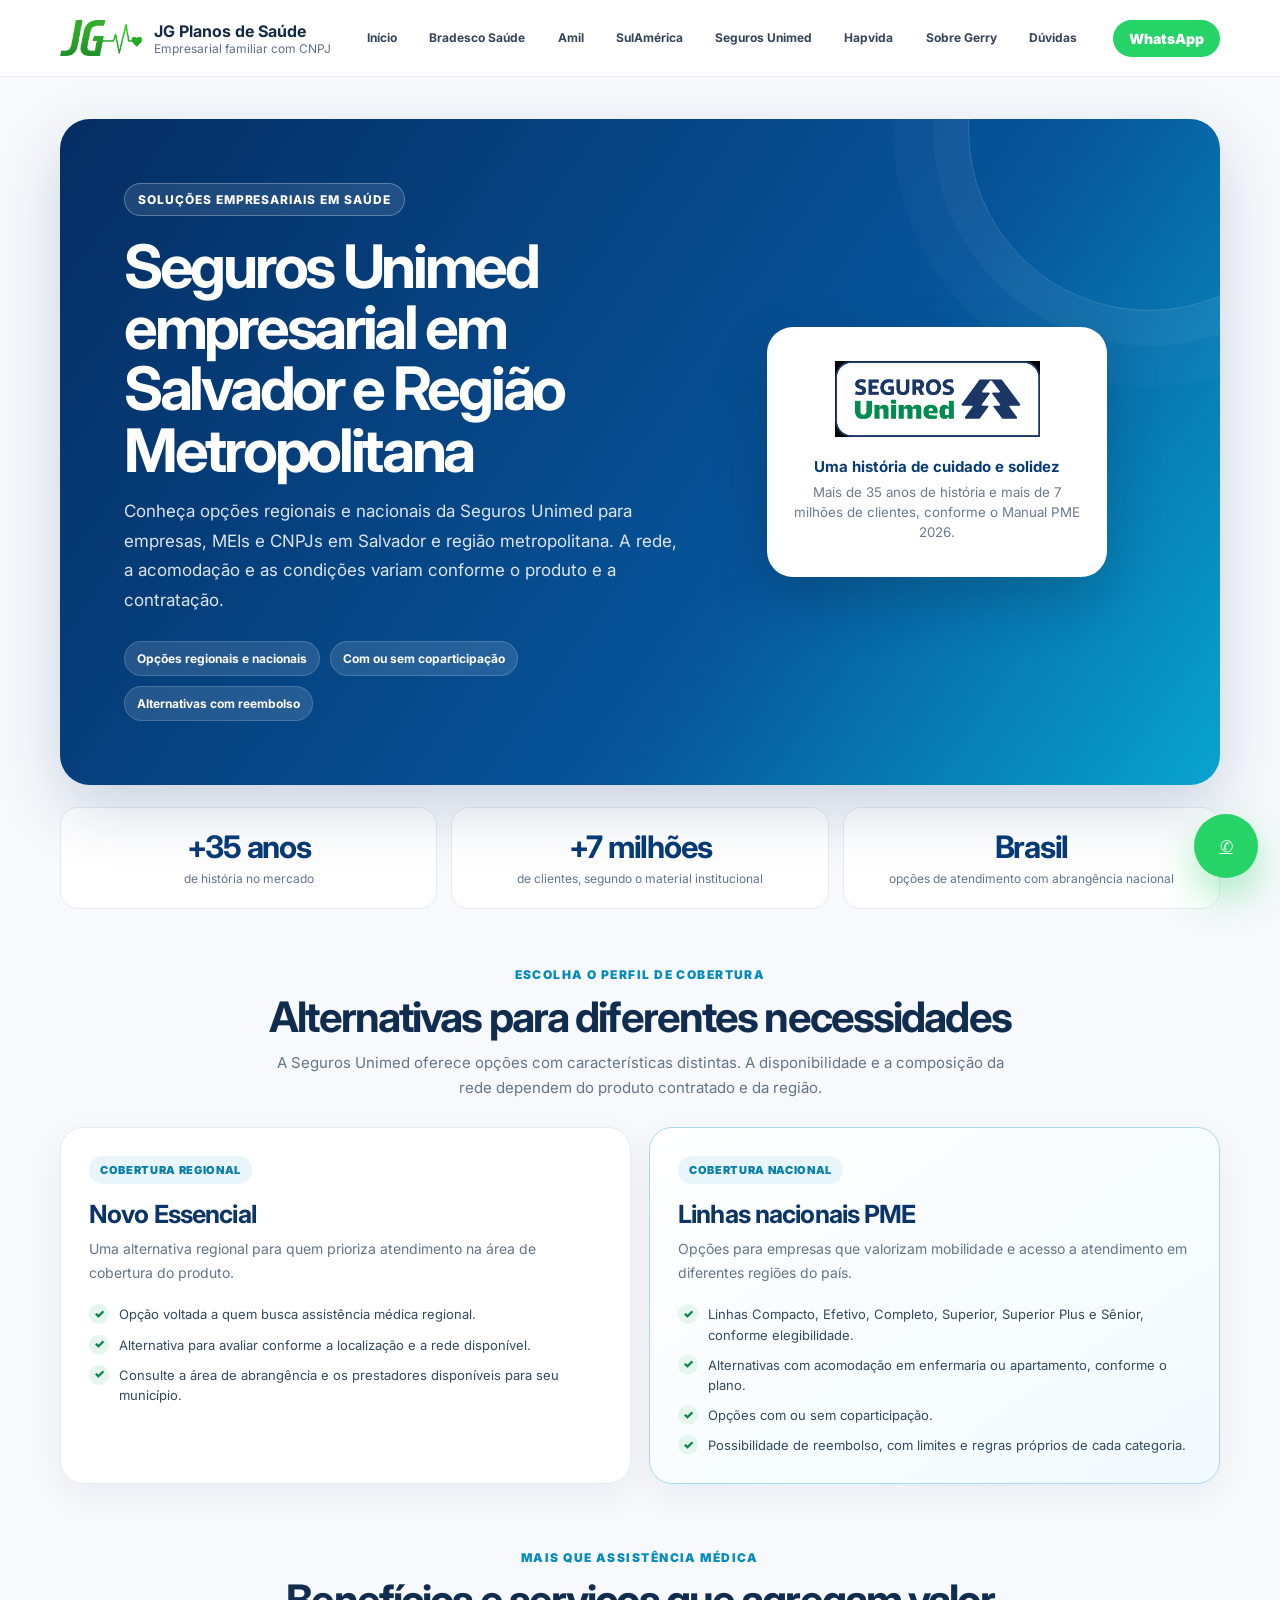
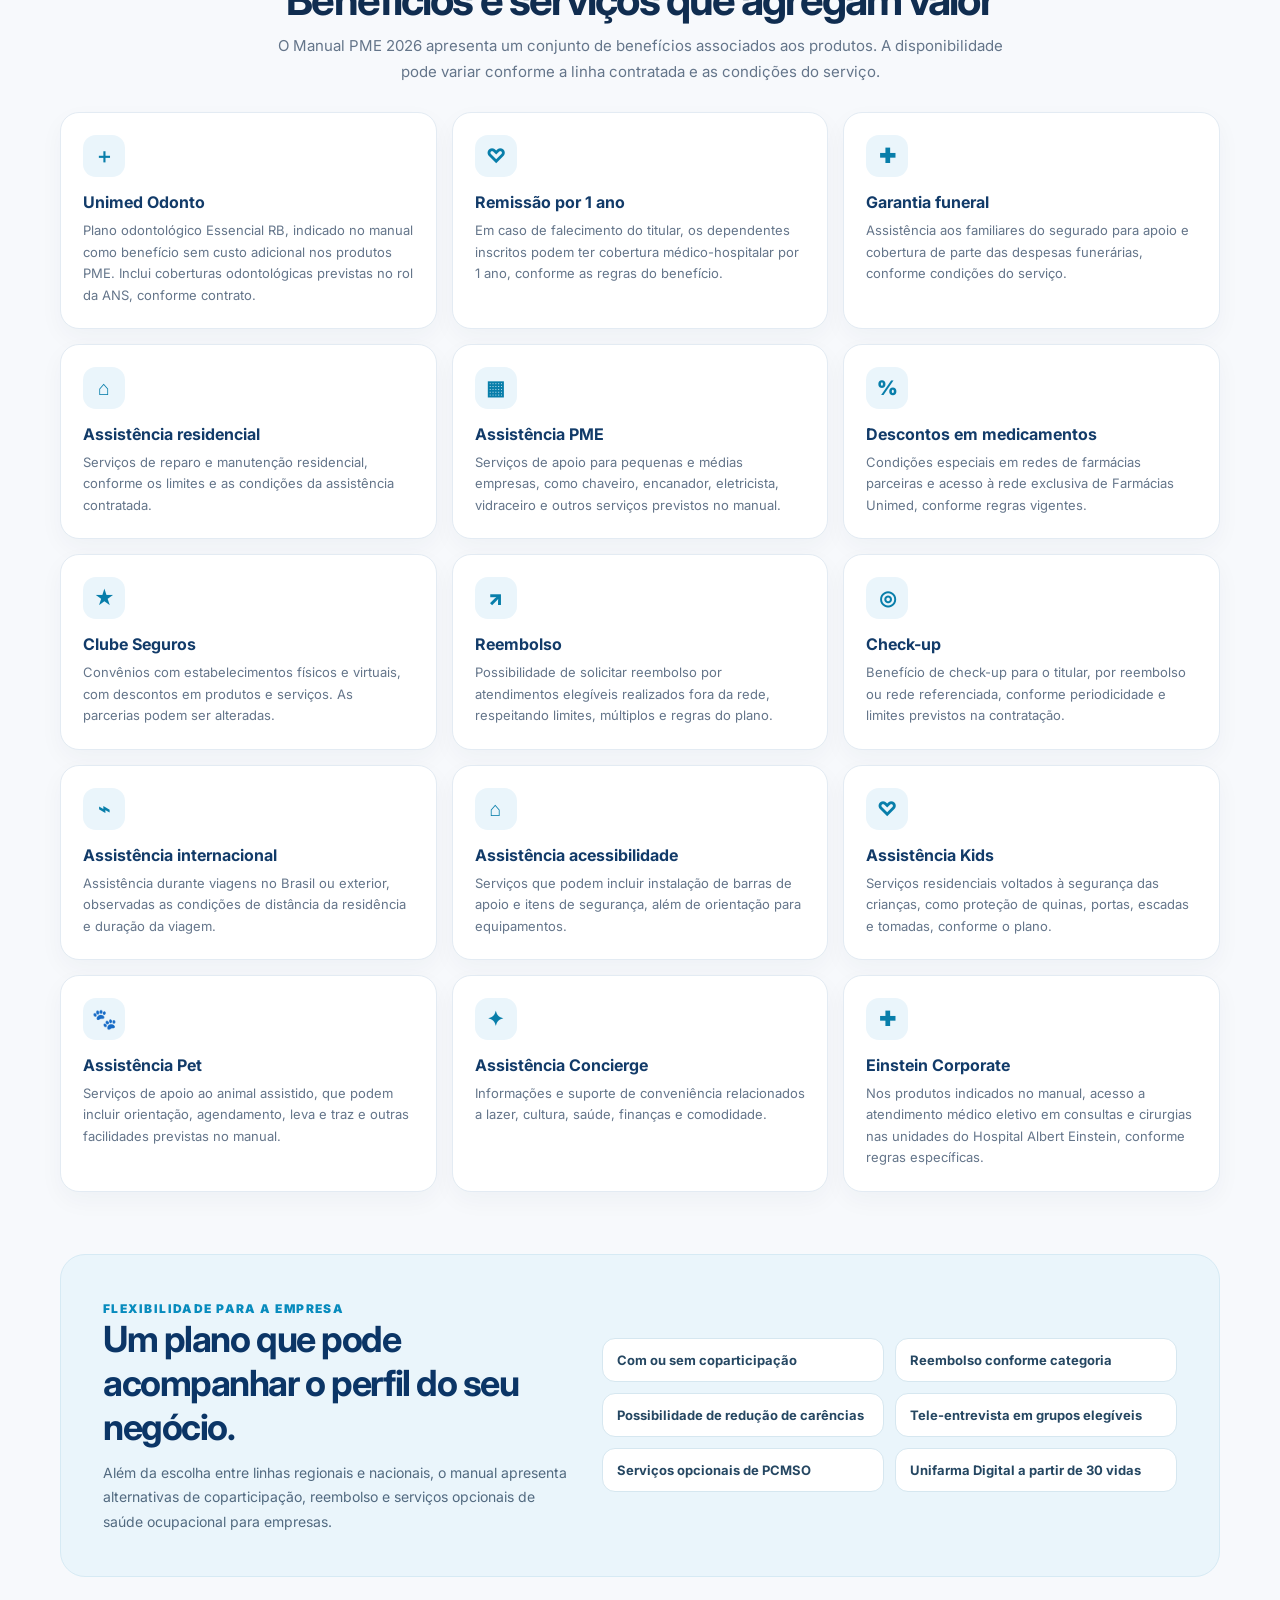
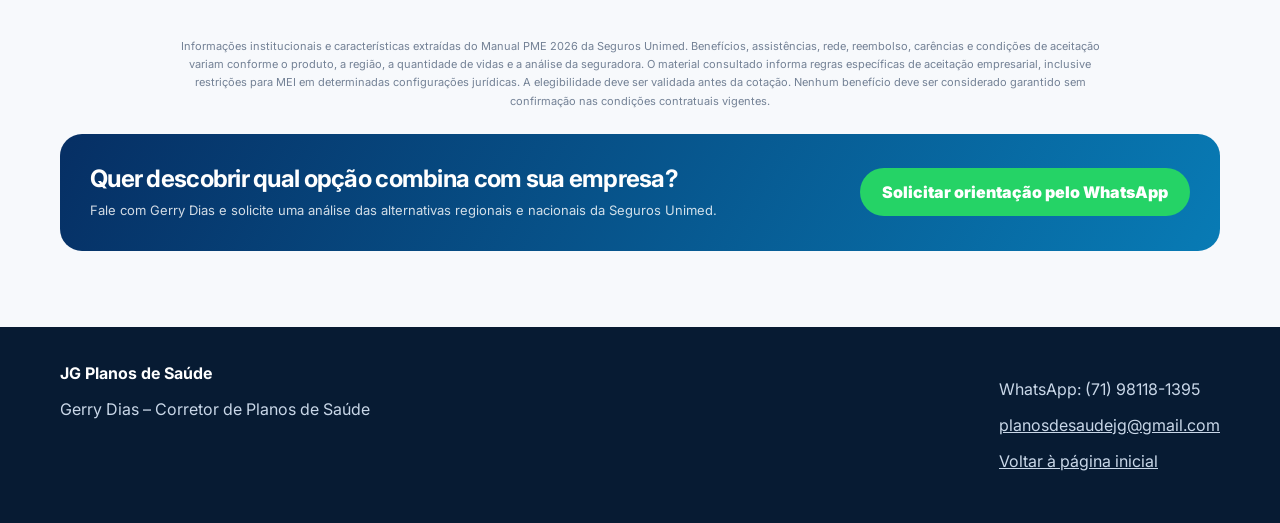
<file: unimed.html>
<!DOCTYPE html>
<html lang="pt-BR">
<head>
  <meta charset="UTF-8">
  <meta name="viewport" content="width=device-width, initial-scale=1.0">
  <title>Seguros Unimed Empresarial em Salvador | MEI e CNPJ</title>
  <meta name="description" content="Conheça planos Seguros Unimed empresariais para MEI e CNPJ em Salvador e Região Metropolitana. Consulte opções regionais, nacionais, rede e condições.">
<link rel="canonical" href="https://jgplanosdesaude.com.br/unimed.html">
<meta property="og:locale" content="pt_BR">
<meta property="og:type" content="website">
<meta property="og:site_name" content="JG Planos de Saúde">
<meta property="og:title" content="Seguros Unimed Empresarial em Salvador | MEI e CNPJ">
<meta property="og:description" content="Conheça planos Seguros Unimed empresariais para MEI e CNPJ em Salvador e Região Metropolitana. Consulte opções regionais, nacionais, rede e condições.">
<meta property="og:url" content="https://jgplanosdesaude.com.br/unimed.html">
<meta property="og:image" content="https://jgplanosdesaude.com.br/imagens/logo-jg-header.png">
<meta name="twitter:card" content="summary_large_image">
  <link rel="preconnect" href="https://fonts.googleapis.com">
  <link rel="preconnect" href="https://fonts.gstatic.com" crossorigin>
  <link href="https://fonts.googleapis.com/css2?family=Inter:wght@400;500;600;700;800;900&display=swap" rel="stylesheet">
  <link rel="stylesheet" href="style.css?v=20261125-menu-fix">
  <link rel="stylesheet" href="hero-hospitais.css">
  <link rel="stylesheet" href="responsive.css?v=20261125-menu-fix">
  <link rel="stylesheet" href="paginas.css">
  <style>
    :root{--su-blue:#073b78;--su-deep:#062b59;--su-cyan:#08a6d6;--su-ink:#142b45;--su-muted:#64758a;--su-line:#e3ebf3;--su-soft:#f3f8fc}
    body{color:var(--su-ink);background:#f7f9fc}
    .su-page{padding:42px 0 76px}
    .su-wrap{width:min(1160px,calc(100% - 40px));margin:auto}
    .su-hero{position:relative;overflow:hidden;display:grid;grid-template-columns:1.12fr .88fr;gap:38px;align-items:center;padding:clamp(30px,5vw,64px);border-radius:30px;background:linear-gradient(125deg,#052d62 0%,#07549a 62%,#08a4d0 100%);color:#fff;box-shadow:0 24px 65px rgba(5,45,98,.18)}
    .su-hero:after{content:"";position:absolute;width:360px;height:360px;border:1px solid rgba(255,255,255,.17);border-radius:50%;right:-110px;top:-170px;box-shadow:0 0 0 35px rgba(255,255,255,.035),0 0 0 75px rgba(255,255,255,.025)}
    .su-kicker{display:inline-flex;align-items:center;gap:8px;padding:8px 13px;border:1px solid rgba(255,255,255,.28);border-radius:99px;background:rgba(255,255,255,.1);font-size:12px;font-weight:800;letter-spacing:.08em;text-transform:uppercase}
    .su-hero h1{max-width:650px;margin:20px 0 16px;font-size:clamp(36px,5vw,60px);line-height:1.02;letter-spacing:-.055em;color:#fff}
    .su-hero p{max-width:620px;margin:0;color:rgba(255,255,255,.86);font-size:17px;line-height:1.75}
    .su-hero-points{display:flex;flex-wrap:wrap;gap:10px;margin-top:25px}
    .su-hero-points span{padding:9px 12px;border-radius:99px;background:rgba(255,255,255,.12);border:1px solid rgba(255,255,255,.16);font-size:12px;font-weight:700}
    .su-visual{position:relative;z-index:1;min-height:280px;display:grid;place-items:center}
    .su-logo-card{width:min(100%,340px);padding:34px 26px;border-radius:26px;background:#fff;box-shadow:0 22px 55px rgba(0,0,0,.18);text-align:center}
    .su-logo-card img{width:min(210px,80%);height:76px;object-fit:contain}
    .su-logo-card strong{display:block;margin-top:16px;color:var(--su-blue);font-size:15px}
    .su-logo-card small{display:block;margin-top:7px;color:#6b7b8d;line-height:1.5}
    .su-trust{display:grid;grid-template-columns:repeat(3,1fr);gap:14px;margin:22px 0 54px}
    .su-trust article{padding:20px;border:1px solid var(--su-line);border-radius:18px;background:#fff;text-align:center}
    .su-trust strong{display:block;color:var(--su-blue);font-size:clamp(23px,3vw,31px);letter-spacing:-.04em}
    .su-trust span{display:block;margin-top:5px;color:var(--su-muted);font-size:12px;line-height:1.5}
    .su-section-head{max-width:760px;margin:0 auto 26px;text-align:center}
    .su-eyebrow{color:#078bbd;font-size:12px;font-weight:900;letter-spacing:.12em;text-transform:uppercase}
    .su-section-head h2{margin:10px 0;color:#102d50;font-size:clamp(28px,4vw,42px);line-height:1.12;letter-spacing:-.045em}
    .su-section-head p{margin:0;color:var(--su-muted);font-size:15px;line-height:1.7}
    .su-plan-grid{display:grid;grid-template-columns:repeat(2,minmax(0,1fr));gap:18px;margin-bottom:62px}
    .su-plan{position:relative;overflow:hidden;padding:28px;border:1px solid var(--su-line);border-radius:23px;background:#fff;box-shadow:0 12px 35px rgba(12,43,77,.055)}
    .su-plan.featured{border-color:#a9d9eb;background:linear-gradient(145deg,#fff,#f1faff)}
    .su-plan-tag{display:inline-flex;padding:7px 11px;border-radius:99px;background:#e8f5fb;color:#087eaa;font-size:11px;font-weight:900;letter-spacing:.06em;text-transform:uppercase}
    .su-plan h3{margin:15px 0 8px;color:#0b3566;font-size:25px;letter-spacing:-.035em}
    .su-plan p{margin:0;color:var(--su-muted);font-size:14px;line-height:1.7}
    .su-plan ul{display:grid;gap:10px;margin:20px 0 0;padding:0;list-style:none}
    .su-plan li{display:flex;gap:10px;color:#344a61;font-size:13px;line-height:1.55}
    .su-plan li:before{content:"✓";flex:0 0 20px;width:20px;height:20px;display:grid;place-items:center;border-radius:50%;background:#e4f6ee;color:#07834c;font-size:12px;font-weight:900}
    .su-benefit-grid{display:grid;grid-template-columns:repeat(3,minmax(0,1fr));gap:15px;margin:28px 0 62px}
    .su-benefit{padding:22px;border:1px solid var(--su-line);border-radius:19px;background:#fff;box-shadow:0 9px 25px rgba(12,43,77,.04)}
    .su-icon{display:grid;place-items:center;width:42px;height:42px;margin-bottom:15px;border-radius:13px;background:#eaf5fb;color:#087eaa;font-size:20px;font-weight:900}
    .su-benefit h3{margin:0 0 8px;color:#123b69;font-size:16px}
    .su-benefit p{margin:0;color:var(--su-muted);font-size:13px;line-height:1.65}
    .su-highlight{display:grid;grid-template-columns:.9fr 1.1fr;gap:28px;align-items:center;margin:0 0 60px;padding:clamp(25px,4vw,42px);border-radius:25px;background:#eaf5fb;border:1px solid #d6eaf4}
    .su-highlight h2{margin:0 0 12px;color:#0b3566;font-size:clamp(25px,3.5vw,36px);letter-spacing:-.04em}
    .su-highlight p{margin:0;color:#526a80;font-size:14px;line-height:1.75}
    .su-highlight-list{display:grid;grid-template-columns:repeat(2,minmax(0,1fr));gap:11px}
    .su-highlight-list span{padding:13px 14px;border:1px solid #d6e7f0;border-radius:13px;background:#fff;color:#254762;font-size:13px;font-weight:700}
    .su-note{margin:0 auto 24px;max-width:930px;color:#738195;font-size:11px;line-height:1.65;text-align:center}
    .su-cta{display:flex;align-items:center;justify-content:space-between;gap:24px;padding:30px;border-radius:22px;background:linear-gradient(120deg,#062f64,#087bb5);color:#fff}
    .su-cta h2{margin:0 0 7px;color:#fff;font-size:24px;letter-spacing:-.03em}
    .su-cta p{margin:0;color:rgba(255,255,255,.82);font-size:13px;line-height:1.6}
    .su-cta .btn{flex:0 0 auto;background:#25d366;color:#fff}
    @media(max-width:850px){.su-hero,.su-highlight{grid-template-columns:1fr}.su-visual{min-height:190px}.su-benefit-grid{grid-template-columns:repeat(2,minmax(0,1fr))}}
    @media(max-width:600px){.su-page{padding-top:24px}.su-wrap{width:calc(100% - 28px)}.su-hero{padding:28px 22px;border-radius:23px}.su-hero p{font-size:15px}.su-logo-card{padding:24px}.su-trust{gap:8px;margin-bottom:42px}.su-trust article{padding:14px 8px}.su-trust span{font-size:10px}.su-plan-grid,.su-benefit-grid{grid-template-columns:1fr}.su-plan{padding:23px}.su-highlight-list{grid-template-columns:1fr}.su-cta{align-items:flex-start;flex-direction:column;padding:25px}.su-cta .btn{width:100%}}
  </style>
<!-- Google Tag Manager -->
<script>(function(w,d,s,l,i){w[l]=w[l]||[];w[l].push({'gtm.start':new Date().getTime(),event:'gtm.js'});var f=d.getElementsByTagName(s)[0],j=d.createElement(s),dl=l!='dataLayer'?'&l='+l:'';j.async=true;j.src='https://www.googletagmanager.com/gtm.js?id='+i+dl;f.parentNode.insertBefore(j,f);})(window,document,'script','dataLayer','GTM-NKNN2KNC');</script>
<!-- End Google Tag Manager -->
<script src="site-enhancements.js" defer></script>
</head>
<body>
<header class="topbar"><div class="container nav">
  <a class="brand" href="index.html" aria-label="JG Planos de Saúde"><img class="brand-logo-img" src="imagens/logo-jg-header.png" alt="Logomarca JG Planos de Saúde"><span><strong>JG Planos de Saúde</strong><small>Empresarial familiar com CNPJ</small></span></a>
  <nav class="menu" aria-label="Menu principal">
    <a href="index.html">Início</a><a href="bradesco.html">Bradesco Saúde</a><a href="amil.html">Amil</a><a href="sulamerica.html">SulAmérica</a><a href="unimed.html">Seguros Unimed</a><a href="hapvida.html">Hapvida</a><a href="sobre.html">Sobre Gerry</a><a href="faq.html">Dúvidas</a>
</nav>
  <a class="btn btn-whatsapp btn-small" href="https://wa.me/5571981181395?text=Ol%C3%A1%2C%20Gerry!%20Quero%20conhecer%20os%20planos%20Seguros%20Unimed." target="_blank" rel="noopener">WhatsApp</a>
</div></header>

<main class="su-page"><div class="su-wrap">
  <section class="su-hero">
    <div>
      <span class="su-kicker">Soluções empresariais em saúde</span>
      <h1>Seguros Unimed empresarial em Salvador e Região Metropolitana</h1>
      <p>Conheça opções regionais e nacionais da Seguros Unimed para empresas, MEIs e CNPJs em Salvador e região metropolitana. A rede, a acomodação e as condições variam conforme o produto e a contratação.</p>
      <div class="su-hero-points"><span>Opções regionais e nacionais</span><span>Com ou sem coparticipação</span><span>Alternativas com reembolso</span></div>
    </div>
    <div class="su-visual"><div class="su-logo-card"><img src="imagens/unimed.png" alt="Seguros Unimed"><strong>Uma história de cuidado e solidez</strong><small>Mais de 35 anos de história e mais de 7 milhões de clientes, conforme o Manual PME 2026.</small></div></div>
  </section>

  <section class="su-trust" aria-label="Destaques Seguros Unimed">
    <article><strong>+35 anos</strong><span>de história no mercado</span></article>
    <article><strong>+7 milhões</strong><span>de clientes, segundo o material institucional</span></article>
    <article><strong>Brasil</strong><span>opções de atendimento com abrangência nacional</span></article>
  </section>

  <section>
    <div class="su-section-head"><span class="su-eyebrow">Escolha o perfil de cobertura</span><h2>Alternativas para diferentes necessidades</h2><p>A Seguros Unimed oferece opções com características distintas. A disponibilidade e a composição da rede dependem do produto contratado e da região.</p></div>
    <div class="su-plan-grid">
      <article class="su-plan">
        <span class="su-plan-tag">Cobertura regional</span>
        <h3>Novo Essencial</h3>
        <p>Uma alternativa regional para quem prioriza atendimento na área de cobertura do produto.</p>
        <ul><li>Opção voltada a quem busca assistência médica regional.</li><li>Alternativa para avaliar conforme a localização e a rede disponível.</li><li>Consulte a área de abrangência e os prestadores disponíveis para seu município.</li></ul>
      </article>
      <article class="su-plan featured">
        <span class="su-plan-tag">Cobertura nacional</span>
        <h3>Linhas nacionais PME</h3>
        <p>Opções para empresas que valorizam mobilidade e acesso a atendimento em diferentes regiões do país.</p>
        <ul><li>Linhas Compacto, Efetivo, Completo, Superior, Superior Plus e Sênior, conforme elegibilidade.</li><li>Alternativas com acomodação em enfermaria ou apartamento, conforme o plano.</li><li>Opções com ou sem coparticipação.</li><li>Possibilidade de reembolso, com limites e regras próprios de cada categoria.</li></ul>
      </article>
    </div>
  </section>

  <section>
    <div class="su-section-head"><span class="su-eyebrow">Mais que assistência médica</span><h2>Benefícios e serviços que agregam valor</h2><p>O Manual PME 2026 apresenta um conjunto de benefícios associados aos produtos. A disponibilidade pode variar conforme a linha contratada e as condições do serviço.</p></div>
    <div class="su-benefit-grid">
      <article class="su-benefit"><div class="su-icon">＋</div><h3>Unimed Odonto</h3><p>Plano odontológico Essencial RB, indicado no manual como benefício sem custo adicional nos produtos PME. Inclui coberturas odontológicas previstas no rol da ANS, conforme contrato.</p></article>
      <article class="su-benefit"><div class="su-icon">♡</div><h3>Remissão por 1 ano</h3><p>Em caso de falecimento do titular, os dependentes inscritos podem ter cobertura médico-hospitalar por 1 ano, conforme as regras do benefício.</p></article>
      <article class="su-benefit"><div class="su-icon">✚</div><h3>Garantia funeral</h3><p>Assistência aos familiares do segurado para apoio e cobertura de parte das despesas funerárias, conforme condições do serviço.</p></article>
      <article class="su-benefit"><div class="su-icon">⌂</div><h3>Assistência residencial</h3><p>Serviços de reparo e manutenção residencial, conforme os limites e as condições da assistência contratada.</p></article>
      <article class="su-benefit"><div class="su-icon">▦</div><h3>Assistência PME</h3><p>Serviços de apoio para pequenas e médias empresas, como chaveiro, encanador, eletricista, vidraceiro e outros serviços previstos no manual.</p></article>
      <article class="su-benefit"><div class="su-icon">%</div><h3>Descontos em medicamentos</h3><p>Condições especiais em redes de farmácias parceiras e acesso à rede exclusiva de Farmácias Unimed, conforme regras vigentes.</p></article>
      <article class="su-benefit"><div class="su-icon">★</div><h3>Clube Seguros</h3><p>Convênios com estabelecimentos físicos e virtuais, com descontos em produtos e serviços. As parcerias podem ser alteradas.</p></article>
      <article class="su-benefit"><div class="su-icon">↗</div><h3>Reembolso</h3><p>Possibilidade de solicitar reembolso por atendimentos elegíveis realizados fora da rede, respeitando limites, múltiplos e regras do plano.</p></article>
      <article class="su-benefit"><div class="su-icon">◎</div><h3>Check-up</h3><p>Benefício de check-up para o titular, por reembolso ou rede referenciada, conforme periodicidade e limites previstos na contratação.</p></article>
      <article class="su-benefit"><div class="su-icon">⌁</div><h3>Assistência internacional</h3><p>Assistência durante viagens no Brasil ou exterior, observadas as condições de distância da residência e duração da viagem.</p></article>
      <article class="su-benefit"><div class="su-icon">⌂</div><h3>Assistência acessibilidade</h3><p>Serviços que podem incluir instalação de barras de apoio e itens de segurança, além de orientação para equipamentos.</p></article>
      <article class="su-benefit"><div class="su-icon">♡</div><h3>Assistência Kids</h3><p>Serviços residenciais voltados à segurança das crianças, como proteção de quinas, portas, escadas e tomadas, conforme o plano.</p></article>
      <article class="su-benefit"><div class="su-icon">🐾</div><h3>Assistência Pet</h3><p>Serviços de apoio ao animal assistido, que podem incluir orientação, agendamento, leva e traz e outras facilidades previstas no manual.</p></article>
      <article class="su-benefit"><div class="su-icon">✦</div><h3>Assistência Concierge</h3><p>Informações e suporte de conveniência relacionados a lazer, cultura, saúde, finanças e comodidade.</p></article>
      <article class="su-benefit"><div class="su-icon">✚</div><h3>Einstein Corporate</h3><p>Nos produtos indicados no manual, acesso a atendimento médico eletivo em consultas e cirurgias nas unidades do Hospital Albert Einstein, conforme regras específicas.</p></article>
    </div>
  </section>

  <section class="su-highlight">
    <div><span class="su-eyebrow">Flexibilidade para a empresa</span><h2>Um plano que pode acompanhar o perfil do seu negócio.</h2><p>Além da escolha entre linhas regionais e nacionais, o manual apresenta alternativas de coparticipação, reembolso e serviços opcionais de saúde ocupacional para empresas.</p></div>
    <div class="su-highlight-list"><span>Com ou sem coparticipação</span><span>Reembolso conforme categoria</span><span>Possibilidade de redução de carências</span><span>Tele-entrevista em grupos elegíveis</span><span>Serviços opcionais de PCMSO</span><span>Unifarma Digital a partir de 30 vidas</span></div>
  </section>

  <p class="su-note">Informações institucionais e características extraídas do Manual PME 2026 da Seguros Unimed. Benefícios, assistências, rede, reembolso, carências e condições de aceitação variam conforme o produto, a região, a quantidade de vidas e a análise da seguradora. O material consultado informa regras específicas de aceitação empresarial, inclusive restrições para MEI em determinadas configurações jurídicas. A elegibilidade deve ser validada antes da cotação. Nenhum benefício deve ser considerado garantido sem confirmação nas condições contratuais vigentes.</p>

  <section class="su-cta">
    <div><h2>Quer descobrir qual opção combina com sua empresa?</h2><p>Fale com Gerry Dias e solicite uma análise das alternativas regionais e nacionais da Seguros Unimed.</p></div>
    <a class="btn" href="https://wa.me/5571981181395?text=Ol%C3%A1%2C%20Gerry!%20Quero%20conhecer%20as%20op%C3%A7%C3%B5es%20da%20Seguros%20Unimed%20para%20minha%20empresa." target="_blank" rel="noopener">Solicitar orientação pelo WhatsApp</a>
  </section>
</div></main>

<footer class="footer"><div class="container footer-grid"><div><strong>JG Planos de Saúde</strong><p>Gerry Dias – Corretor de Planos de Saúde</p></div><div><p>WhatsApp: (71) 98118-1395</p><p><a href="mailto:planosdesaudejg@gmail.com">planosdesaudejg@gmail.com</a></p><p><a href="index.html">Voltar à página inicial</a></p></div></div></footer>
<a class="floating-whatsapp" href="https://wa.me/5571981181395?text=Ol%C3%A1%2C%20Gerry!%20Quero%20conhecer%20a%20Seguros%20Unimed." aria-label="Abrir conversa no WhatsApp"><span aria-hidden="true">✆</span></a>
</body></html>
</file>
<file: style.css>
:root{--blue:#0f4c81;--blue-dark:#07315f;--green:#25d366;--text:#102033;--muted:#627086;--soft:#f3f8fd;--gold:#d59a2a;--border:#e6edf5;--shadow:0 20px 60px rgba(9,37,71,.12)}*{box-sizing:border-box}html{scroll-behavior:smooth}body{margin:0;font-family:Inter,Arial,sans-serif;color:var(--text);background:#fff}a{color:inherit}.container{width:min(1160px,92%);margin:auto}.topbar{position:sticky;top:0;background:rgba(255,255,255,.92);backdrop-filter:blur(14px);border-bottom:1px solid var(--border);z-index:20}.nav{height:76px;display:flex;align-items:center;justify-content:space-between;gap:24px}.brand{display:flex;align-items:center;gap:12px;text-decoration:none}.brand-logo{width:44px;height:44px;border-radius:14px;background:linear-gradient(135deg,var(--blue),#1b75bb);color:white;display:grid;place-items:center;font-weight:900}.brand small{display:block;color:var(--muted);font-size:12px}.menu{display:flex;gap:22px}.menu a{text-decoration:none;color:#35445a;font-weight:700;font-size:14px}.btn{display:inline-flex;align-items:center;justify-content:center;border-radius:999px;padding:14px 22px;text-decoration:none;font-weight:900;border:0;cursor:pointer;transition:.2s}.btn:hover{transform:translateY(-2px)}.btn-small{padding:10px 16px;font-size:14px}.btn-primary{background:linear-gradient(135deg,#17b765,#0c9e54);color:white;box-shadow:0 16px 34px rgba(23,183,101,.22)}.btn-whatsapp{background:var(--green);color:#fff}.btn-outline{border:1px solid #cbd8e6;background:#fff;color:var(--blue-dark)}.btn-outline-dark{border:1px solid #cbd8e6;background:#fff;color:var(--blue-dark)}.btn-full{width:100%}.hero{position:relative;overflow:hidden;background:radial-gradient(circle at 80% 22%,rgba(15,76,129,.10),transparent 30%),radial-gradient(circle at 80% 80%,rgba(37,211,102,.10),transparent 30%),linear-gradient(135deg,#fff 0%,#f7fbff 54%,#eef7ff 100%)}.hero:after{content:"";position:absolute;right:-140px;bottom:-170px;width:520px;height:520px;border-radius:50%;background:rgba(15,76,129,.08)}.hero-grid{position:relative;z-index:2;min-height:650px;display:grid;grid-template-columns:1.05fr .95fr;align-items:center;gap:54px;padding:72px 0}.tag{display:inline-flex;padding:9px 14px;border-radius:999px;background:#eaf4ff;color:var(--blue);font-weight:900;font-size:13px;letter-spacing:.02em}.tag.light{background:#fff4d8;color:#8b5c00}.hero h1{font-size:clamp(44px,6vw,78px);line-height:.98;letter-spacing:-.06em;margin:22px 0;color:#071b33}.hero p{font-size:20px;line-height:1.7;color:#46566d;max-width:620px;margin:0 0 28px}.hero-actions{display:flex;gap:14px;flex-wrap:wrap}.proof-row{display:flex;flex-wrap:wrap;gap:10px;margin-top:28px}.proof-row span{background:#fff;border:1px solid var(--border);border-radius:999px;padding:9px 13px;font-size:13px;font-weight:800;color:#324056;box-shadow:0 10px 22px rgba(9,37,71,.05)}.hero-visual{position:relative;min-height:550px}.shape-one{position:absolute;inset:36px 10px 20px 40px;border-radius:48px;background:linear-gradient(135deg,#dff0ff,#fff);box-shadow:var(--shadow)}.photo-frame{position:absolute;right:34px;bottom:0;width:min(440px,88%);height:540px;border-radius:44px 44px 22px 22px;overflow:hidden;background:#edf4fb;border:8px solid #fff;box-shadow:0 32px 80px rgba(9,37,71,.18)}.photo-frame img{width:100%;height:100%;object-fit:cover;object-position:50% 10%;transform:scale(1.06)}.floating-card{position:absolute;background:#fff;border:1px solid var(--border);box-shadow:0 18px 44px rgba(9,37,71,.14);border-radius:999px;padding:12px 17px;font-weight:900;color:#0b376d}.card-a{right:0;top:115px}.card-b{left:24px;bottom:82px;background:#fff7df;color:#815800}.section-padding{padding:86px 0}.quote-section{padding:56px 0;background:#fff}.quote-card{display:grid;grid-template-columns:1fr .9fr;gap:40px;align-items:start;background:linear-gradient(135deg,#0f4c81,#07315f);border-radius:34px;padding:42px;box-shadow:var(--shadow);color:#fff}.quote-copy h2{font-size:clamp(32px,4vw,52px);line-height:1.05;margin:18px 0}.quote-copy p{color:#e8f2ff;font-size:17px;line-height:1.7}.logo-strip{display:grid;grid-template-columns:repeat(5,1fr);gap:10px;margin:24px 0}.logo-strip img{height:62px;width:100%;object-fit:contain;background:#fff;border-radius:16px;padding:10px}.privacy{font-size:14px!important}.form-box{background:#fff;color:var(--text);padding:28px;border-radius:26px;display:grid;gap:15px;box-shadow:0 18px 50px rgba(0,0,0,.12)}.form-box h3{margin:0 0 4px;font-size:23px}.form-box label{display:grid;gap:7px;font-weight:800;font-size:14px}.form-box small{color:#7b8798;font-weight:600}.form-box input,.form-box select,.form-box textarea{width:100%;border:1px solid #dbe4ef;border-radius:14px;padding:14px 14px;font:inherit;font-size:15px;outline:none;background:#fff}.form-box input:focus,.form-box select:focus,.form-box textarea:focus{border-color:var(--blue);box-shadow:0 0 0 4px rgba(15,76,129,.08)}.radio-group{border:1px solid #dbe4ef;border-radius:16px;padding:14px;display:flex;gap:18px;flex-wrap:wrap}.radio-group legend{font-weight:900;font-size:14px;padding:0 4px}.radio-group label{display:flex;align-items:center;gap:8px}.radio-group input{width:auto}.conditional{display:none}.conditional.active{display:block}.field-note{margin:0;color:var(--muted);font-size:13px;line-height:1.5}.alert-box{border:1px solid #cfe6ff;background:#f3f9ff;border-radius:16px;padding:15px}.alert-box p{margin:8px 0;color:#46566d}.alert-box ul{margin:8px 0 0;padding-left:20px;color:#46566d;line-height:1.55}.section-label{display:inline-flex;align-items:center;padding:8px 13px;border-radius:999px;background:#eaf4ff;color:var(--blue);font-weight:900;font-size:13px}.benefits h2,.operators h2,.about h2,.testimonials h2,.faq h2{font-size:clamp(32px,4vw,52px);line-height:1.08;margin:18px 0 28px;letter-spacing:-.04em}.benefits{text-align:center;background:#f8fbff}.cards-grid{display:grid;gap:22px}.cards-grid.four{grid-template-columns:repeat(4,1fr)}.cards-grid article{background:#fff;border:1px solid var(--border);border-radius:24px;padding:26px;text-align:left;box-shadow:0 12px 32px rgba(9,37,71,.06)}.cards-grid span{font-size:30px}.cards-grid h3{margin:18px 0 8px}.cards-grid p{color:var(--muted);line-height:1.65}.operators{text-align:center}.intro{max-width:900px;margin:0 auto 34px;color:var(--muted);font-size:17px;line-height:1.75}.operator-grid{display:grid;grid-template-columns:repeat(2,1fr);gap:22px;text-align:left}.operator-card{background:#fff;border:1px solid var(--border);border-radius:26px;padding:26px;box-shadow:0 14px 36px rgba(9,37,71,.07);position:relative;overflow:hidden}.operator-card:before{content:"";position:absolute;top:0;left:0;width:100%;height:5px;background:linear-gradient(90deg,#0fad63,#0f4c81)}.operator-card.premium:before{background:linear-gradient(90deg,#0f4c81,#092440)}.operator-card.economy:before{background:linear-gradient(90deg,#0fad63,#f0aa2a)}.op-head{display:flex;align-items:center;justify-content:space-between;gap:16px;margin-bottom:18px}.op-head img{height:54px;max-width:178px;object-fit:contain}.op-head strong{background:#eef7ff;color:#0b376d;border-radius:999px;padding:8px 12px;font-size:13px;white-space:nowrap}.operator-card h3{font-size:26px;margin:0 0 10px}.operator-card p{color:var(--muted);line-height:1.65}.operator-card ul{list-style:none;padding:0;margin:18px 0;display:grid;gap:9px}.operator-card li{background:#f8fafc;border:1px solid #e9eef6;border-radius:14px;padding:11px 13px;font-weight:800}.operator-card li:before{content:"🏥 ";}.operator-card a{display:flex;justify-content:center;text-align:center;text-decoration:none;background:#12a85b;color:#fff;border-radius:14px;padding:14px;font-weight:900}.analysis-box{margin-top:28px;border-radius:28px;background:linear-gradient(135deg,#08315e,#0f4c81);color:#fff;padding:30px;display:flex;align-items:center;justify-content:space-between;gap:30px;text-align:left}.analysis-box h3{font-size:30px;margin:0 0 10px}.analysis-box p{color:#dfeeff;margin:0;line-height:1.7}.about{background:#f8fbff}.about-grid{display:grid;grid-template-columns:.9fr 1.1fr;gap:50px;align-items:center}.about-photo{height:540px;border-radius:34px;overflow:hidden;box-shadow:var(--shadow);border:8px solid #fff}.about-photo img{width:100%;height:100%;object-fit:cover;object-position:50% 12%}.about-text p{font-size:18px;line-height:1.75;color:var(--muted)}.check-list{display:grid;gap:10px;margin-top:20px}.check-list span{background:#fff;border:1px solid var(--border);border-radius:14px;padding:13px;font-weight:900}.testimonials{text-align:center}.testimonial-grid{display:grid;grid-template-columns:repeat(3,1fr);gap:22px;text-align:left}.testimonial{background:#fff;border:1px solid var(--border);border-radius:26px;padding:24px;box-shadow:0 14px 36px rgba(9,37,71,.07);display:flex;flex-direction:column;gap:14px}.person{display:flex;gap:14px;align-items:center;border-bottom:1px solid #eef3f8;padding-bottom:14px}.person img{width:76px;height:76px;border-radius:50%;object-fit:cover;box-shadow:0 10px 24px rgba(9,37,71,.14)}.person strong{display:block}.person span,.person small{display:block;color:var(--muted);font-size:13px;margin-top:4px}.testimonial p{line-height:1.72;color:#344158;margin:0}.caption{color:#7b8798}.reference-box{margin-top:28px;background:#f8fbff;border:1px solid var(--border);border-radius:24px;padding:24px;display:flex;align-items:center;justify-content:space-between;gap:24px;text-align:left}.reference-box p{margin:8px 0 0;color:var(--muted);line-height:1.65}.faq{background:#f8fbff;text-align:center}.faq-grid{display:grid;grid-template-columns:repeat(2,1fr);gap:16px;text-align:left}.faq details{background:#fff;border:1px solid var(--border);border-radius:18px;padding:18px;box-shadow:0 10px 24px rgba(9,37,71,.05)}.faq summary{cursor:pointer;font-weight:900}.faq p{color:var(--muted);line-height:1.65}.footer{background:#071b33;color:#fff;padding:36px 0}.footer-grid{display:flex;justify-content:space-between;gap:20px}.footer p{color:#c9d7e8}.floating-whatsapp{position:fixed;right:22px;bottom:22px;width:64px;height:64px;border-radius:50%;background:#25d366;color:#fff;display:grid;place-items:center;box-shadow:0 18px 38px rgba(37,211,102,.38);z-index:30;animation:pulse 2.6s infinite}.floating-whatsapp svg{width:36px;height:36px}@keyframes pulse{0%,100%{box-shadow:0 18px 38px rgba(37,211,102,.38)}50%{box-shadow:0 18px 38px rgba(37,211,102,.38),0 0 0 12px rgba(37,211,102,.12)}}@media(max-width:980px){.menu{display:none}.hero-grid,.quote-card,.about-grid{grid-template-columns:1fr}.hero-grid{padding:54px 0}.hero-visual{min-height:470px}.photo-frame{left:50%;right:auto;transform:translateX(-50%);height:450px}.cards-grid.four,.testimonial-grid{grid-template-columns:repeat(2,1fr)}.operator-grid{grid-template-columns:1fr}.quote-card{padding:30px}.logo-strip{grid-template-columns:repeat(3,1fr)}}@media(max-width:640px){.nav{height:68px}.brand small,.btn-small{display:none}.hero h1{font-size:40px}.hero p{font-size:17px}.hero-actions .btn{width:100%}.hero-visual{min-height:400px}.photo-frame{height:390px;width:92%;border-radius:30px}.floating-card{display:none}.cards-grid.four,.testimonial-grid,.faq-grid{grid-template-columns:1fr}.logo-strip{grid-template-columns:repeat(2,1fr)}.op-head{align-items:flex-start;flex-direction:column}.analysis-box,.reference-box,.footer-grid{display:block}.analysis-box .btn,.reference-box .btn{width:100%;margin-top:18px}.quote-card{border-radius:24px;padding:22px}.section-padding{padding:64px 0}.about-photo{height:420px}.floating-whatsapp{right:14px;bottom:14px;width:58px;height:58px}}


/* Header navigation layout fix: desktop single-line menu, mobile toggle only on small screens. */
.topbar .nav {
  position: relative;
  display: flex;
  align-items: center;
  justify-content: space-between;
  gap: clamp(10px, 1.2vw, 18px);
  overflow: visible;
}

.topbar .nav .brand {
  flex: 0 0 auto;
  min-width: 0;
  max-width: 315px;
}

.topbar .nav nav.menu {
  display: flex;
  flex: 1 1 auto;
  align-items: center;
  justify-content: space-evenly;
  flex-wrap: nowrap;
  gap: clamp(8px, .9vw, 15px);
  min-width: 0;
}

.topbar .nav nav.menu a {
  flex: 0 0 auto;
  white-space: nowrap;
  font-size: clamp(12px, .86vw, 14px);
  line-height: 1.2;
}

.topbar .nav > .btn-whatsapp {
  flex: 0 0 auto;
  white-space: nowrap;
}

/* The toggle must never appear on desktop. */
.topbar .nav .mobile-menu-toggle {
  display: none !important;
  align-items: center;
  justify-content: center;
  gap: 9px;
  flex: 0 0 auto;
  min-height: 42px;
  padding: 9px 13px;
  border: 1px solid #dbe4ef;
  border-radius: 12px;
  background: #fff;
  color: #07315f;
  font-family: inherit;
  font-size: 13px;
  font-weight: 800;
  line-height: 1;
  cursor: pointer;
  box-shadow: none;
}

.mobile-menu-toggle__icon { display: grid; gap: 4px; width: 17px; }
.mobile-menu-toggle__icon i { display: block; height: 2px; border-radius: 2px; background: currentColor; }

@media (max-width: 1100px) {
  .topbar .nav { gap: 10px; }
  .topbar .nav .mobile-menu-toggle { display: inline-flex !important; }
  .topbar .nav nav.menu {
    display: none !important;
    position: absolute;
    top: 100%;
    left: 0;
    right: 0;
    z-index: 60;
    flex-direction: column;
    align-items: stretch;
    justify-content: flex-start;
    gap: 0;
    width: 100%;
    max-height: calc(100vh - 86px);
    max-height: calc(100dvh - 86px);
    overflow-y: auto;
    padding: 8px;
    border: 1px solid #e3eaf2;
    border-top: 0;
    border-radius: 0 0 16px 16px;
    background: #fff;
    box-shadow: 0 18px 38px rgba(9, 37, 71, .14);
  }
  .topbar .nav nav.menu.is-open { display: flex !important; }
  .topbar .nav nav.menu a {
    display: flex;
    align-items: center;
    min-height: 46px;
    padding: 12px 14px;
    border-bottom: 1px solid #edf1f6;
    font-size: 14px;
    white-space: normal;
  }
  .topbar .nav nav.menu a:last-child { border-bottom: 0; }
}

@media (max-width: 640px) {
  .topbar .nav .brand { max-width: min(58vw, 260px); }
  .topbar .nav .btn-whatsapp { padding: 9px 11px; font-size: 12px; }
  .topbar .nav .mobile-menu-toggle { min-height: 40px; padding: 9px 10px; font-size: 12px; }
}
</file>
<file: hero-hospitais.css>
.brand-logo-img {
  display: block;
  width: 82px;
  height: 48px;
  object-fit: contain;
}

.tables-disclaimer {
  max-width: 850px;
  margin: -16px auto 30px;
  color: #64748b;
  font-size: 13px;
  line-height: 1.55;
  text-align: center;
}

.hero-grid {
  grid-template-columns: .92fr 1.08fr;
  gap: 48px;
}

.hero h1 {
  font-size: clamp(42px, 5vw, 64px);
  line-height: 1.02;
}

.hero .hero-identity {
  margin: 22px 0 0;
  color: #607086;
  font-size: 13px;
  line-height: 1.55;
}

.hero-identity strong { color: var(--blue); }

.hospitals-hero {
  display: flex;
  flex-direction: column;
  justify-content: center;
}

.hospital-montage {
  display: grid;
  grid-template-columns: repeat(3, minmax(0, 1fr));
  height: 430px;
  padding: 10px;
  gap: 9px;
  border-radius: 34px;
  background: #fff;
  box-shadow: 0 30px 80px rgba(9, 37, 71, .18);
  transform: rotate(1deg);
}

.hospital-tile {
  position: relative;
  min-width: 0;
  margin: 0;
  overflow: hidden;
  border-radius: 24px;
  background: #dfeaf4;
}

.hospital-tile img {
  width: 100%;
  height: 100%;
  object-fit: cover;
  transition: transform .35s ease;
}

.hospital-tile:nth-child(1) img { object-position: 54% 50%; }
.hospital-tile:nth-child(2) img { object-position: 48% 50%; }
.hospital-tile:nth-child(3) img { object-position: 52% 50%; }
.hospital-tile:hover img { transform: scale(1.035); }

.hospital-tile::after {
  content: "";
  position: absolute;
  inset: 48% 0 0;
  background: linear-gradient(transparent, rgba(3, 20, 38, .86));
}

.hospital-tile figcaption {
  position: absolute;
  z-index: 2;
  left: 14px;
  right: 14px;
  bottom: 16px;
  color: #fff;
  font-size: 14px;
  line-height: 1.25;
  font-weight: 900;
  text-align: center;
  text-shadow: 0 2px 8px rgba(0, 0, 0, .38);
}

.hero .network-disclaimer {
  max-width: 570px;
  margin: 16px auto 0;
  padding: 0 18px;
  color: #64748b;
  font-size: 12px;
  line-height: 1.5;
  text-align: center;
}

@media (max-width: 980px) {
  .hospital-montage { height: 430px; transform: none; }
}

@media (max-width: 640px) {
  .brand-logo-img { width: 66px; height: 40px; }
  .tables-disclaimer { margin-top: -14px; font-size: 12px; }
  .hero-visual.hospitals-hero { min-height: 0; }
  .hospital-montage {
    height: auto;
    grid-template-columns: 1fr;
    padding: 8px;
    border-radius: 26px;
  }
  .hospital-tile { height: 180px; border-radius: 19px; }
  .hospital-tile figcaption { bottom: 13px; }
}
</file>
<file: responsive.css>
/* Responsive refinements for phones and tablets. */
html,
body {
  max-width: 100%;
  overflow-x: hidden;
}

body { min-width: 320px; }
img,
svg { max-width: 100%; }

.container {
  width: min(1160px, calc(100% - 40px));
  min-width: 0;
}

.operator-grid,
.operator-grid > article,
.hero-grid > *,
.quote-card > *,
.about-grid > *,
.hapvida-comparison,
.unimed-comparison,
.amil-comparison,
.sulamerica-comparison,
.bradesco-comparison,
.promedica-comparison {
  min-width: 0;
  max-width: 100%;
}

.hapvida-table-wrap {
  width: 100%;
  max-width: 100%;
  overscroll-behavior-inline: contain;
  scrollbar-width: thin;
  scrollbar-color: #94a3b8 #eef2f7;
}

.hapvida-table-wrap::-webkit-scrollbar { height: 9px; }
.hapvida-table-wrap::-webkit-scrollbar-track { background: #eef2f7; }
.hapvida-table-wrap::-webkit-scrollbar-thumb {
  border: 2px solid #eef2f7;
  border-radius: 999px;
  background: #94a3b8;
}

.hapvida-table th:first-child,
.hapvida-table td:first-child {
  position: sticky;
  left: 0;
  z-index: 1;
  background: #fff;
  box-shadow: 8px 0 14px -12px rgba(15, 23, 42, .55);
}

.hapvida-table thead th:first-child { z-index: 2; }
.sulamerica-table thead th:first-child { background: #eaf1ff; }
.bradesco-table thead th:first-child { background: #fff0f2; }
.amil-table thead th:first-child { background: #f3e8ff; }
.unimed-table thead th:first-child { background: #eaf4ff; }
.promedica-table thead th:first-child { background: #f1f5f9; }

@media (max-width: 1024px) {
  .amil-network,
  .amil-copay-grid,
  .unimed-network,
  .copay-grid,
  .sulamerica-network,
  .sulamerica-copay-grid,
  .bradesco-network,
  .bradesco-copay-grid,
  .promedica-network,
  .promedica-copay-grid {
    grid-template-columns: repeat(2, minmax(0, 1fr));
  }
}

@media (max-width: 980px) {
  .hero-grid { gap: 36px; padding: 48px 0; }
  .hero-text { text-align: center; }
  .hero-actions,
  .proof-row { justify-content: center; }
  .cards-grid.four,
  .testimonial-grid { grid-template-columns: repeat(2, minmax(0, 1fr)); }
  .operator-grid { grid-template-columns: minmax(0, 1fr); }
  .logo-strip { grid-template-columns: repeat(3, minmax(0, 1fr)); }
  .hospitals-hero { width: 100%; }
  .hospital-montage { height: 390px; transform: none; }
}

@media (min-width: 641px) and (max-width: 820px) {
  .hospital-montage {
    height: auto;
    grid-template-columns: 1fr;
  }
  .hospital-tile { height: 220px; }
}

@media (max-width: 720px) {
  .hapvida-title,
  .unimed-title,
  .amil-title,
  .sulamerica-title,
  .bradesco-title,
  .promedica-title {
    align-items: flex-start;
    flex-direction: column;
    gap: 12px;
  }

  .hapvida-hospitals,
  .unimed-network,
  .copay-grid,
  .amil-network,
  .amil-copay-grid,
  .sulamerica-network,
  .sulamerica-copay-grid,
  .bradesco-network,
  .bradesco-copay-grid,
  .promedica-network,
  .promedica-copay-grid {
    grid-template-columns: minmax(0, 1fr);
  }

  .hapvida-comparison,
  .unimed-comparison,
  .amil-comparison,
  .sulamerica-comparison,
  .bradesco-comparison,
  .promedica-comparison {
    padding: 18px 12px;
    border-radius: 20px;
  }

  .hapvida-table-wrap::before {
    content: "Deslize para o lado para ver todos os planos →";
    position: sticky;
    left: 0;
    display: block;
    width: 100%;
    padding: 10px 12px;
    background: #f8fafc;
    color: #64748b;
    font-size: .73rem;
    font-weight: 800;
  }

  .hapvida-table { font-size: .82rem; }
  .hapvida-table th,
  .hapvida-table td {
    padding: 11px 12px;
    white-space: nowrap;
  }

  .plan-subtitle { white-space: normal; }
  .tables-heading {
    font-size: clamp(28px, 8.5vw, 40px);
    line-height: 1.08;
    letter-spacing: .03em;
    overflow-wrap: anywhere;
  }
  .tables-disclaimer { margin-top: -12px; }
  .minimum-lives { white-space: normal; }
  .hapvida-cta {
    display: flex;
    width: 100%;
    justify-content: center;
    text-align: center;
  }
  .final-cta-card { padding: 26px 17px; border-radius: 24px; }
  .final-cta-button { min-height: 84px; padding: 15px; }
  .form-callout { padding: 18px 15px; }
  .testimonial { padding: 24px 18px; }
}

@media (max-width: 640px) {
  .container { width: min(1160px, calc(100% - 28px)); }
  .nav { gap: 10px; }
  .brand { min-width: 0; gap: 7px; }
  .brand span { min-width: 0; }
  .brand strong { display: block; font-size: 13px; line-height: 1.15; }
  .brand small { display: none; }
  .btn-small {
    display: inline-flex;
    flex: 0 0 auto;
    padding: 9px 12px;
    font-size: 12px;
  }
  .hero-grid { padding: 38px 0 34px; gap: 28px; }
  .hero h1 {
    font-size: clamp(34px, 10vw, 42px);
    line-height: 1.02;
    letter-spacing: -.045em;
  }
  .hero p { font-size: 16px; line-height: 1.6; }
  .hero-actions .btn { padding: 14px 16px; }
  .hospital-tile { height: 160px; }
  .hero .network-disclaimer { padding: 0 6px; }
  .cards-grid.four,
  .testimonial-grid,
  .faq-grid { grid-template-columns: minmax(0, 1fr); }
  .quote-card { padding: 18px; }
  .form-box { padding: 20px 16px; }
  .section-padding { padding: 54px 0; }
  .cards-grid article,
  .operator-card,
  .testimonial { padding: 20px; }
}

@media (max-width: 420px) {
  .hapvida-table { min-width: 640px; }
  .amil-table { min-width: 900px; }
  .unimed-table { min-width: 800px; }
  .sulamerica-table { min-width: 820px; }
  .bradesco-table,
  .promedica-table { min-width: 690px; }
  .hapvida-badge,
  .unimed-badge,
  .amil-badge,
  .sulamerica-badge,
  .bradesco-badge,
  .promedica-badge {
    max-width: 100%;
    white-space: normal;
    line-height: 1.3;
  }
}

@media (max-width: 380px) {
  .container { width: min(1160px, calc(100% - 22px)); }
  .brand-logo-img { width: 54px; }
  .brand strong { font-size: 12px; }
  .btn-small { padding: 8px 10px; font-size: 11px; }
  .hero h1 { font-size: 32px; }
  .quote-card { padding: 15px; }
  .form-box { padding: 18px 13px; }
}


/* Mobile navigation: accessible menu for small screens */
.mobile-menu-toggle {
  display: none;
  align-items: center;
  justify-content: center;
  gap: 10px;
  flex: 0 0 auto;
  min-height: 42px;
  padding: 10px 13px;
  border: 1px solid #dbe4ef;
  border-radius: 12px;
  background: #fff;
  color: #07315f;
  font: inherit;
  font-size: 13px;
  font-weight: 800;
  cursor: pointer;
}

.mobile-menu-toggle:focus-visible,
.topbar .nav .menu a:focus-visible {
  outline: 3px solid rgba(15, 76, 129, .28);
  outline-offset: 2px;
}

.mobile-menu-toggle__icon {
  display: grid;
  gap: 4px;
  width: 17px;
}

.mobile-menu-toggle__icon i {
  display: block;
  height: 2px;
  border-radius: 2px;
  background: currentColor;
}

@media (max-width: 980px) {
  .topbar .nav {
    position: relative;
    z-index: 30;
    overflow: visible;
  }

  .mobile-menu-toggle { display: inline-flex !important; }

  .topbar .nav .menu {
    display: none !important;
    position: absolute;
    top: 100%;
    left: 0;
    right: 0;
    z-index: 60;
    flex-direction: column;
    align-items: stretch;
    gap: 0;
    width: 100%;
    max-height: calc(100vh - 86px);
    max-height: calc(100dvh - 86px);
    overflow-y: auto;
    padding: 8px;
    border: 1px solid #e3eaf2;
    border-top: 0;
    border-radius: 0 0 16px 16px;
    background: #fff;
    box-shadow: 0 18px 38px rgba(9, 37, 71, .14);
  }

  .topbar .nav .menu.is-open { display: flex !important; }

  .topbar .nav .menu a {
    display: flex;
    align-items: center;
    min-height: 46px;
    padding: 12px 14px;
    border-bottom: 1px solid #edf1f6;
    color: #263b55;
    font-size: 14px;
    line-height: 1.35;
    text-decoration: none;
  }

  .topbar .nav .menu a:last-child { border-bottom: 0; }
  .topbar .nav .menu a[aria-current="page"] {
    border-radius: 10px;
    background: #f0f6fc;
    color: #07315f;
  }
}

@media (max-width: 380px) {
  .mobile-menu-toggle {
    gap: 7px;
    min-height: 40px;
    padding: 9px 10px;
    font-size: 12px;
  }
}
</file>
<file: paginas.css>
/* Navegação compartilhada das páginas internas */
.nav{height:auto;min-height:76px;padding-top:10px;padding-bottom:10px;gap:16px}
.menu{display:flex;align-items:center;justify-content:center;gap:clamp(8px,1.2vw,17px);flex:1;min-width:0}
.menu a{font-size:clamp(11px,.95vw,13px);white-space:nowrap}
.tables-heading{color:#071b33;text-align:center;font-size:clamp(32px,4.5vw,54px);line-height:1.08;margin:18px 0 22px;letter-spacing:-.04em}
.operators .intro{margin-bottom:32px}
.operators .operator-grid{grid-template-columns:1fr;max-width:1000px;margin:0 auto}
.operators .operator-grid>article{width:100%;min-width:0}
.operators .analysis-box{max-width:1000px;margin-left:auto;margin-right:auto}
@media(max-width:980px){.nav{flex-wrap:wrap}.menu{display:flex;order:3;flex:0 0 100%;justify-content:flex-start;overflow-x:auto;white-space:nowrap;padding:8px 0 5px;scrollbar-width:thin}.menu a{font-size:13px}.nav>.btn-small{display:inline-flex}}
@media(max-width:640px){.nav{gap:8px}.menu{gap:16px}.nav>.btn-small{display:inline-flex;padding:8px 11px;font-size:11px}.brand-logo-img{width:58px;height:40px}.brand strong{font-size:12px}.operators.section-padding{padding-top:42px}.operators .operator-grid{gap:16px}}
</file>
